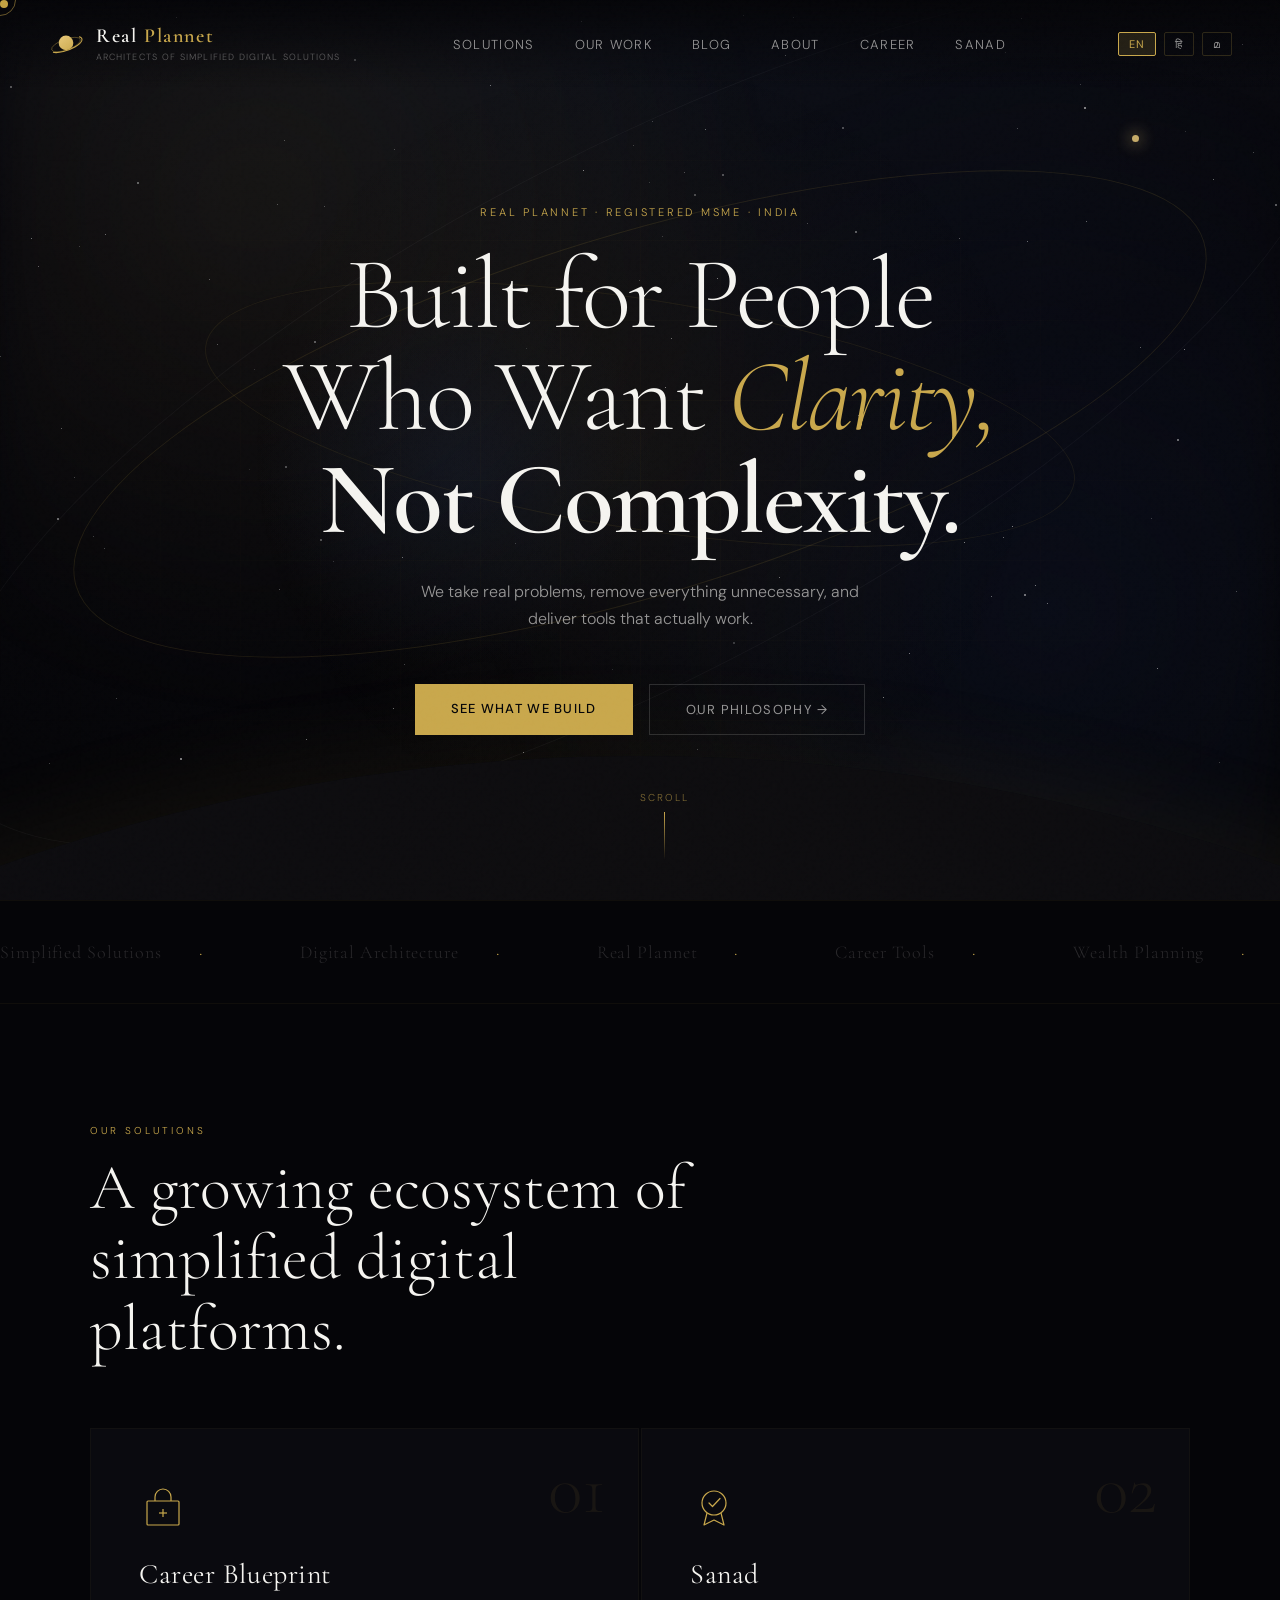
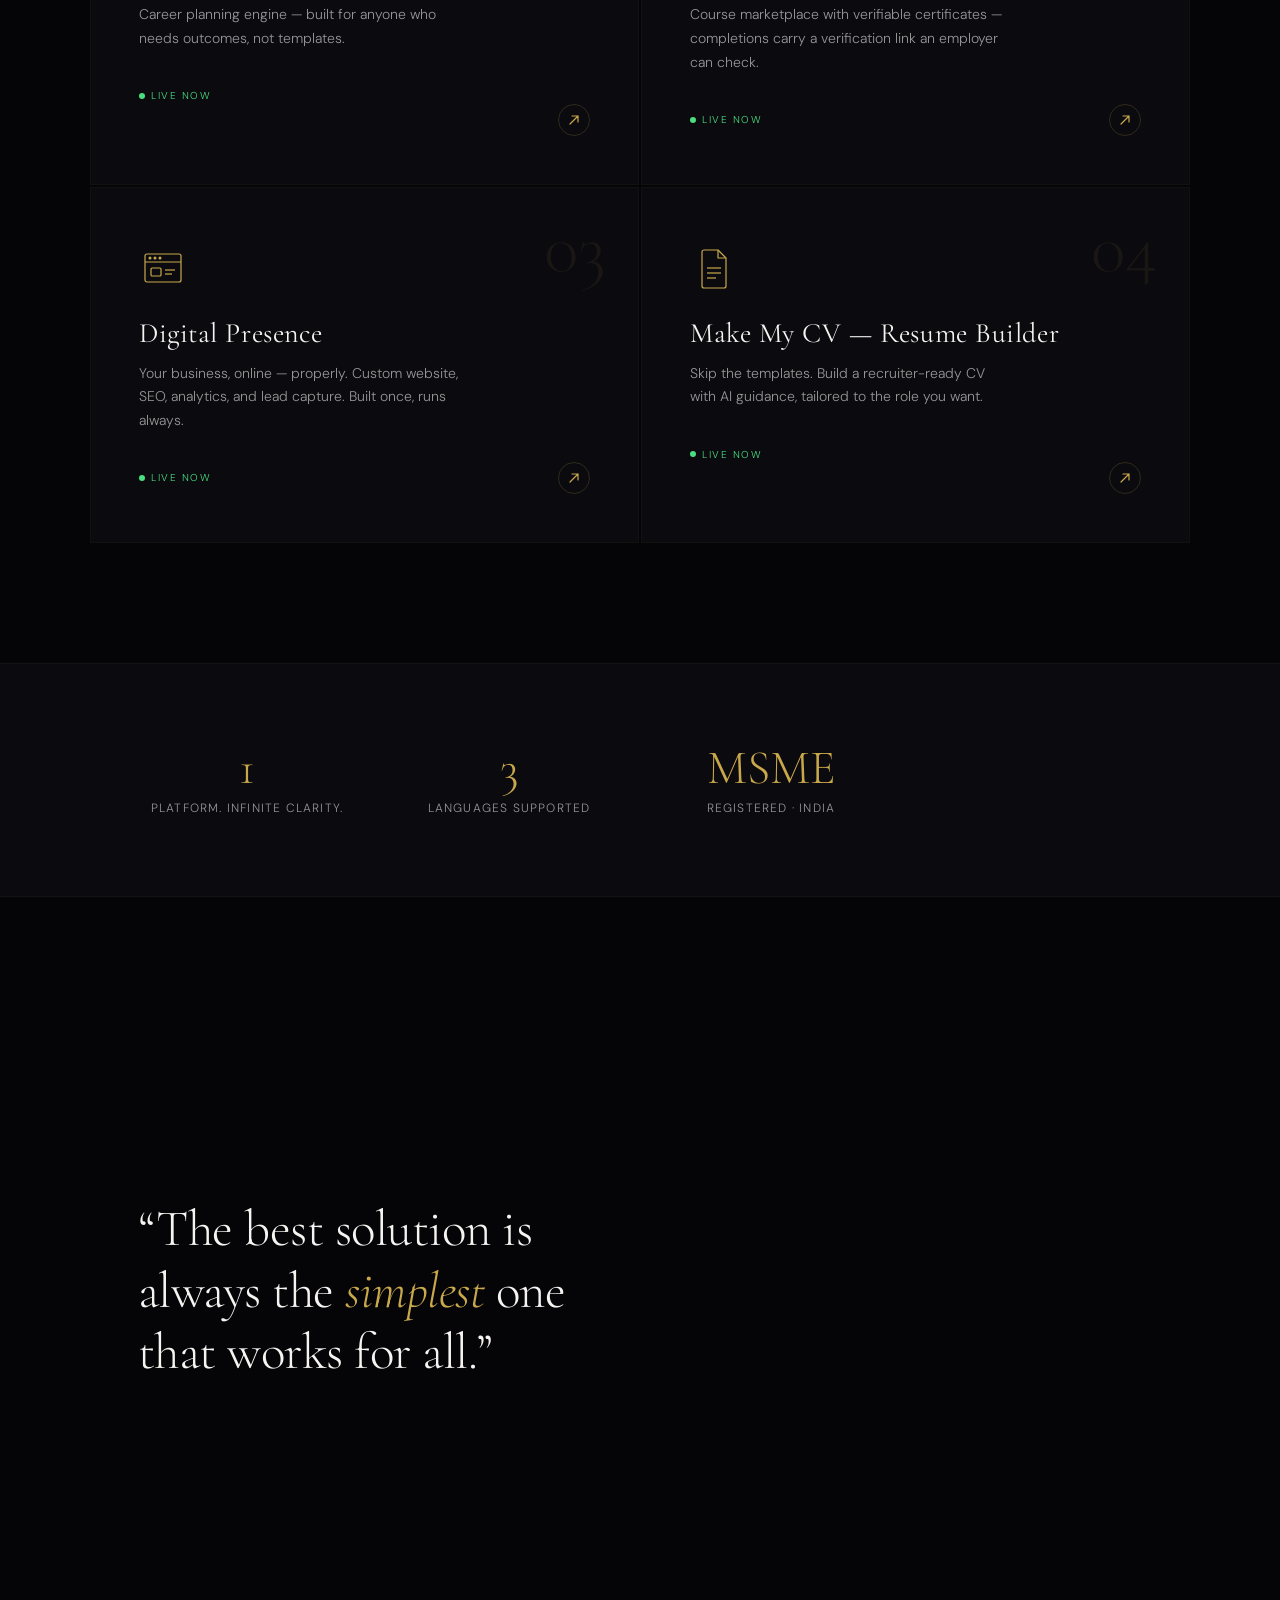
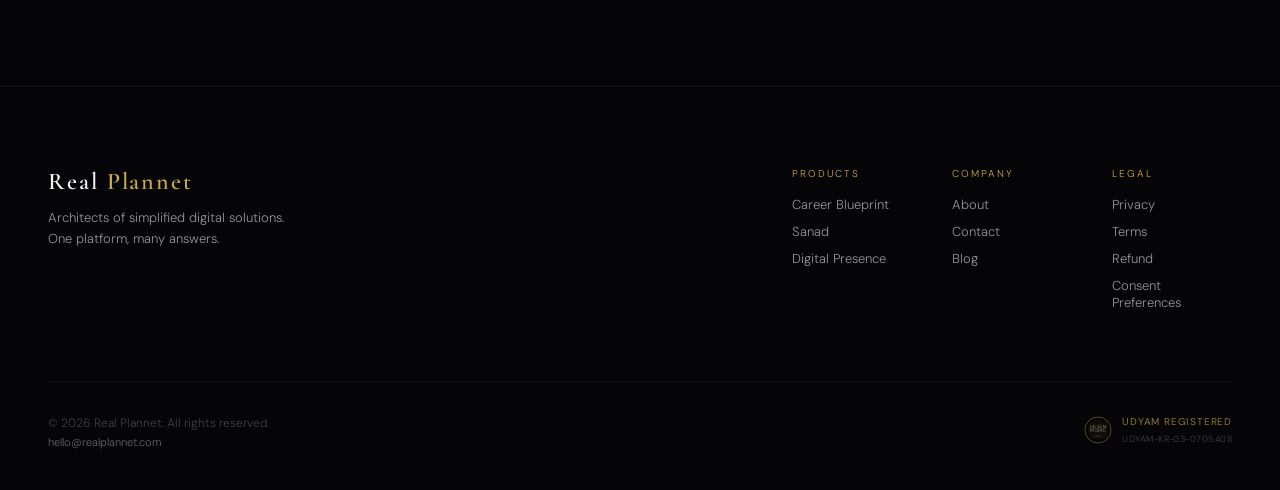
<file: index.html>
<!DOCTYPE html>
<html lang="en">
<head>
<meta charset="UTF-8">
<!-- Termly Consent Banner — MUST be first script -->
<script src="https://app.termly.io/resource-blocker/7c511a4a-8949-4176-b0ae-2893ac09e19d?autoBlock=on"></script>
<!-- Google Tag Manager -->
<script>(function(w,d,s,l,i){w[l]=w[l]||[];w[l].push({'gtm.start':
new Date().getTime(),event:'gtm.js'});var f=d.getElementsByTagName(s)[0],
j=d.createElement(s),dl=l!='dataLayer'?'&l='+l:'';j.async=true;j.src=
'https://www.googletagmanager.com/gtm.js?id='+i+dl;f.parentNode.insertBefore(j,f);
})(window,document,'script','dataLayer','GTM-W5S9GM2N');</script>
<!-- End Google Tag Manager -->
<!-- GA4 now managed via GTM-W5S9GM2N -->
<meta name="viewport" content="width=device-width, initial-scale=1.0">
<title>Real Plannet — Architects of Simplified Digital Solutions</title>
<meta name="description" content="Real Plannet builds simplified digital solutions for career, wealth, property, and beyond. One platform. Real results.">
<link rel="canonical" href="https://realplannet.com/">
<meta property="og:type" content="website">
<meta property="og:site_name" content="Real Plannet">
<meta property="og:url" content="https://realplannet.com/">
<meta property="og:title" content="Real Plannet — Architects of Simplified Digital Solutions">
<meta property="og:description" content="Real Plannet builds simplified digital solutions for career, wealth, property, and beyond. One platform. Real results.">
<meta property="og:image" content="https://realplannet.com/assets/icon-512.png">
<meta name="twitter:card" content="summary">
<meta name="twitter:title" content="Real Plannet — Architects of Simplified Digital Solutions">
<meta name="twitter:description" content="Real Plannet builds simplified digital solutions for career, wealth, property, and beyond. One platform. Real results.">
<meta name="twitter:image" content="https://realplannet.com/assets/icon-512.png">
<link rel="icon" href="assets/favicon.ico" sizes="any">
<link rel="icon" type="image/png" sizes="32x32" href="assets/favicon-32.png">
<link rel="icon" type="image/png" sizes="48x48" href="assets/favicon-48.png">
<link rel="apple-touch-icon" href="assets/apple-touch-icon.png">
<link rel="preconnect" href="https://fonts.googleapis.com">
<link href="https://fonts.googleapis.com/css2?family=Cormorant+Garamond:ital,wght@0,300;0,400;0,600;1,300;1,400&family=DM+Sans:wght@300;400;500&display=swap" rel="stylesheet">

<!-- ============================================================
     ENTITY SCHEMA — added 2026-08-14
     Makes Real Plannet a machine-readable named entity so Google's
     Knowledge Graph and LLMs (ChatGPT, Claude, Gemini, Perplexity)
     can identify and cite it. Validate any edits at:
     https://validator.schema.org/  and  https://search.google.com/test/rich-results

     LinkedIn company page added to "sameAs" 2026-08-14.
     Add directory profile URLs (Clutch, GoodFirms, DesignRush, Sortlist)
     to "sameAs" as each one goes live. That array is what binds every
     profile of yours across the web into a single entity.
     ============================================================ -->
<script type="application/ld+json">
{
  "@context": "https://schema.org",
  "@graph": [
    {
      "@type": "Organization",
      "@id": "https://realplannet.com/#organization",
      "name": "Real Plannet",
      "alternateName": "RealPlannet",
      "url": "https://realplannet.com/",
      "logo": {
        "@type": "ImageObject",
        "url": "https://realplannet.com/assets/icon-512.png",
        "width": 512,
        "height": 512
      },
      "image": "https://realplannet.com/assets/icon-512.png",
      "description": "Real Plannet is a digital solutions studio based in Bengaluru, India, building simplified digital products and websites for career, wealth and business, serving India, the UAE and Qatar.",
      "slogan": "Architects of Simplified Digital Solutions",
      "email": "hello@realplannet.com",
      "foundingDate": "2026",
      "address": {
        "@type": "PostalAddress",
        "addressLocality": "Bengaluru",
        "addressRegion": "Karnataka",
        "addressCountry": "IN"
      },
      "identifier": {
        "@type": "PropertyValue",
        "name": "MSME UDYAM Registration",
        "value": "UDYAM-KR-03-0705408"
      },
      "knowsLanguage": ["en", "hi", "ml"],
      "areaServed": [
        { "@type": "Country", "name": "India" },
        { "@type": "Country", "name": "United Arab Emirates" },
        { "@type": "Country", "name": "Qatar" }
      ],
      "founder": [
        { "@type": "Person", "name": "Raneesh Raveendran", "jobTitle": "Co-Founder" },
        { "@type": "Person", "name": "Priyamol", "jobTitle": "Co-Founder" }
      ],
      "contactPoint": {
        "@type": "ContactPoint",
        "contactType": "sales",
        "email": "hello@realplannet.com",
        "availableLanguage": ["English", "Hindi", "Malayalam"]
      },
      "sameAs": [
        "https://www.linkedin.com/company/realplannet",
        "https://career.realplannet.com",
        "https://check.realplannet.com",
        "https://sanad.realplannet.com/en",
        "https://makemycv.realplannet.com",
        "https://web.realplannet.com"
      ],
      "makesOffer": [
        { "@type": "Offer", "itemOffered": { "@id": "https://realplannet.com/#career-blueprint" } },
        { "@type": "Offer", "itemOffered": { "@id": "https://realplannet.com/#sanad" } },
        { "@type": "Offer", "itemOffered": { "@id": "https://realplannet.com/#make-my-cv" } },
        { "@type": "Offer", "itemOffered": { "@id": "https://realplannet.com/#digital-presence" } }
      ]
    },
    {
      "@type": "WebSite",
      "@id": "https://realplannet.com/#website",
      "url": "https://realplannet.com/",
      "name": "Real Plannet",
      "publisher": { "@id": "https://realplannet.com/#organization" },
      "inLanguage": ["en", "hi", "ml"]
    },
    {
      "@type": "SoftwareApplication",
      "@id": "https://realplannet.com/#career-blueprint",
      "name": "Career Blueprint",
      "url": "https://career.realplannet.com",
      "applicationCategory": "BusinessApplication",
      "operatingSystem": "Web",
      "description": "A 12-minute psychometric diagnostic that maps personality, interests and life goals to career paths, producing an actionable career plan rather than a generic template.",
      "publisher": { "@id": "https://realplannet.com/#organization" },
      "inLanguage": "en"
    },
    {
      "@type": "Service",
      "@id": "https://realplannet.com/#sanad",
      "name": "Sanad",
      "url": "https://sanad.realplannet.com/en",
      "serviceType": "Course marketplace with verifiable certificates",
      "description": "Course marketplace with verifiable certificates — completions carry a verification link an employer can check.",
      "provider": { "@id": "https://realplannet.com/#organization" },
      "inLanguage": "en"
    },
    {
      "@type": "SoftwareApplication",
      "@id": "https://realplannet.com/#make-my-cv",
      "name": "Make My CV",
      "url": "https://makemycv.realplannet.com",
      "applicationCategory": "BusinessApplication",
      "operatingSystem": "Web",
      "description": "AI-guided CV builder producing a recruiter-ready, ATS-compatible Word document. Pay per CV, no subscription.",
      "publisher": { "@id": "https://realplannet.com/#organization" },
      "offers": {
        "@type": "Offer",
        "price": "199",
        "priceCurrency": "INR",
        "availability": "https://schema.org/InStock"
      },
      "inLanguage": "en"
    },
    {
      "@type": "Service",
      "@id": "https://realplannet.com/#digital-presence",
      "name": "Digital Presence",
      "url": "https://web.realplannet.com",
      "serviceType": "Website design, SEO and lead capture for small businesses",
      "description": "A complete digital presence delivered as one scope: website design and build, SEO setup including schema, sitemap and Search Console, analytics integration, WhatsApp enquiry flow, domain and hosting configuration, and full operations documentation.",
      "provider": { "@id": "https://realplannet.com/#organization" },
      "areaServed": [
        { "@type": "Country", "name": "India" },
        { "@type": "Country", "name": "United Arab Emirates" },
        { "@type": "Country", "name": "Qatar" }
      ],
      "hasOfferCatalog": {
        "@type": "OfferCatalog",
        "name": "Digital Presence inclusions",
        "itemListElement": [
          { "@type": "Offer", "itemOffered": { "@type": "Service", "name": "Website Design & Build" } },
          { "@type": "Offer", "itemOffered": { "@type": "Service", "name": "SEO Setup (Schema, Sitemap, Search Console)" } },
          { "@type": "Offer", "itemOffered": { "@type": "Service", "name": "Google Analytics Integration" } },
          { "@type": "Offer", "itemOffered": { "@type": "Service", "name": "WhatsApp Enquiry Flow" } },
          { "@type": "Offer", "itemOffered": { "@type": "Service", "name": "Domain & Hosting Configuration" } },
          { "@type": "Offer", "itemOffered": { "@type": "Service", "name": "Full O&M Documentation" } }
        ]
      }
    }
  ]
}
</script>
<style>
  :root {
    --black: #050508;
    --deep: #0a0a0f;
    --navy: #080d1a;
    --gold: #c9a84c;
    --gold-light: #e8c97a;
    --gold-dim: rgba(201,168,76,0.15);
    --white: #f5f4f0;
    --white-dim: rgba(245,244,240,0.6);
    --white-faint: rgba(245,244,240,0.08);
    --font-display: 'Cormorant Garamond', serif;
    --font-body: 'DM Sans', sans-serif;
  }

  *, *::before, *::after { margin: 0; padding: 0; box-sizing: border-box; }

  html { scroll-behavior: smooth; }

  html { background: var(--black); }

  body {
    background: transparent;
    color: var(--white);
    font-family: var(--font-body);
    font-weight: 300;
    overflow-x: hidden;
    cursor: none;
  }

  /* Custom cursor */
  .cursor {
    width: 8px; height: 8px;
    background: var(--gold);
    border-radius: 50%;
    position: fixed;
    pointer-events: none;
    z-index: 9999;
    transition: transform 0.15s ease;
    mix-blend-mode: difference;
  }
  .cursor-ring {
    width: 32px; height: 32px;
    border: 1px solid rgba(201,168,76,0.5);
    border-radius: 50%;
    position: fixed;
    pointer-events: none;
    z-index: 9998;
    transition: all 0.25s ease;
  }

  /* Noise overlay */
  body::before {
    content: '';
    position: fixed;
    inset: 0;
    background-image: url("data:image/svg+xml,%3Csvg viewBox='0 0 256 256' xmlns='http://www.w3.org/2000/svg'%3E%3Cfilter id='noise'%3E%3CfeTurbulence type='fractalNoise' baseFrequency='0.9' numOctaves='4' stitchTiles='stitch'/%3E%3C/filter%3E%3Crect width='100%25' height='100%25' filter='url(%23noise)' opacity='0.04'/%3E%3C/svg%3E");
    pointer-events: none;
    z-index: 9997;
    opacity: 0.4;
  }

  /* NAV */
  nav {
    position: fixed;
    top: 0; left: 0; right: 0;
    z-index: 100;
    display: flex;
    align-items: center;
    justify-content: space-between;
    padding: 24px 48px;
    background: linear-gradient(to bottom, rgba(5,5,8,0.95), transparent);
    backdrop-filter: blur(0px);
    transition: all 0.4s ease;
  }
  nav.scrolled {
    padding: 16px 48px;
    background: rgba(5,5,8,0.92);
    backdrop-filter: blur(20px);
    border-bottom: 1px solid rgba(201,168,76,0.08);
  }

  .logo {
    display: flex;
    align-items: center;
    gap: 12px;
    text-decoration: none;
  }
  .logo-mark {
    width: 36px; height: 36px;
    position: relative;
  }
  .logo-mark svg { width: 100%; height: 100%; }
  .logo-text {
    font-family: var(--font-display);
    font-size: 20px;
    font-weight: 600;
    letter-spacing: 0.08em;
    color: var(--white);
    white-space: nowrap;
  }
  .logo-text span { color: var(--gold); }

  .nav-links {
    display: flex;
    align-items: center;
    gap: 40px;
    list-style: none;
  }
  .nav-links a {
    color: var(--white-dim);
    text-decoration: none;
    font-size: 13px;
    letter-spacing: 0.1em;
    text-transform: uppercase;
    transition: color 0.3s;
  }
  .nav-links a:hover { color: var(--gold); }

  .nav-lang {
    display: flex;
    gap: 8px;
  }
  .lang-btn {
    background: none;
    border: 1px solid rgba(201,168,76,0.2);
    color: var(--white-dim);
    font-family: var(--font-body);
    font-size: 11px;
    letter-spacing: 0.08em;
    padding: 4px 10px;
    border-radius: 2px;
    cursor: none;
    transition: all 0.3s;
  }
  .lang-btn:hover, .lang-btn.active {
    border-color: var(--gold);
    color: var(--gold);
    background: var(--gold-dim);
  }

  /* HERO */
  .hero {
    min-height: 100vh;
    display: flex;
    flex-direction: column;
    align-items: center;
    justify-content: center;
    position: relative;
    overflow: hidden;
    padding: 120px 48px 80px;
  }

  /* Radial glow background */
  .hero-glow {
    position: absolute;
    width: 800px; height: 800px;
    background: radial-gradient(ellipse, rgba(201,168,76,0.06) 0%, transparent 70%);
    top: 50%; left: 50%;
    transform: translate(-50%, -50%);
    pointer-events: none;
  }
  .hero-glow-2 {
    position: absolute;
    width: 400px; height: 400px;
    background: radial-gradient(ellipse, rgba(30,60,120,0.15) 0%, transparent 70%);
    top: 30%; left: 20%;
    pointer-events: none;
  }

  /* Grid lines */
  .hero-grid {
    position: absolute;
    inset: 0;
    background-image:
      linear-gradient(rgba(201,168,76,0.03) 1px, transparent 1px),
      linear-gradient(90deg, rgba(201,168,76,0.03) 1px, transparent 1px);
    background-size: 80px 80px;
    mask-image: radial-gradient(ellipse 60% 60% at 50% 50%, black 0%, transparent 100%);
  }

  .hero-eyebrow {
    font-size: 11px;
    letter-spacing: 0.25em;
    text-transform: uppercase;
    color: var(--gold);
    margin-bottom: 24px;
    opacity: 0;
  }

  .hero-title {
    font-family: var(--font-display);
    font-size: clamp(56px, 8vw, 112px);
    font-weight: 300;
    line-height: 1.0;
    text-align: center;
    letter-spacing: -0.02em;
    max-width: 900px;
    opacity: 0;
  }
  .hero-title em {
    font-style: italic;
    color: var(--gold);
  }
  .hero-title .line-2 {
    display: block;
    font-weight: 600;
  }

  .hero-tagline {
    margin-top: 28px;
    font-size: 16px;
    color: var(--white-dim);
    text-align: center;
    max-width: 480px;
    line-height: 1.7;
    font-weight: 300;
    opacity: 0;
  }

  .hero-tagline-hi {
    display: none;
    font-size: 14px;
    color: var(--white-dim);
    margin-top: 8px;
    text-align: center;
  }
  .hero-tagline-ml {
    display: none;
    font-size: 14px;
    color: var(--white-dim);
    margin-top: 8px;
    text-align: center;
  }

  .hero-cta {
    margin-top: 52px;
    display: flex;
    gap: 16px;
    opacity: 0;
  }

  .btn-primary {
    background: var(--gold);
    color: var(--black);
    border: none;
    padding: 16px 36px;
    font-family: var(--font-body);
    font-size: 13px;
    font-weight: 500;
    letter-spacing: 0.1em;
    text-transform: uppercase;
    text-decoration: none;
    cursor: none;
    transition: all 0.3s ease;
    position: relative;
    overflow: hidden;
  }
  .btn-primary::after {
    content: '';
    position: absolute;
    inset: 0;
    background: rgba(255,255,255,0.2);
    transform: translateX(-100%);
    transition: transform 0.4s ease;
  }
  .btn-primary:hover::after { transform: translateX(0); }
  .btn-primary:hover { transform: translateY(-2px); box-shadow: 0 12px 40px rgba(201,168,76,0.25); }

  .btn-ghost {
    background: transparent;
    color: var(--white-dim);
    border: 1px solid rgba(245,244,240,0.15);
    padding: 16px 36px;
    font-family: var(--font-body);
    font-size: 13px;
    font-weight: 400;
    letter-spacing: 0.1em;
    text-transform: uppercase;
    text-decoration: none;
    cursor: none;
    transition: all 0.3s ease;
  }
  .btn-ghost:hover {
    border-color: var(--gold);
    color: var(--gold);
    transform: translateY(-2px);
  }

  /* Scroll indicator */
  .scroll-indicator {
    position: absolute;
    bottom: 40px;
    left: 50%;
    transform: translateX(-50%);
    display: flex;
    flex-direction: column;
    align-items: center;
    gap: 8px;
    opacity: 0;
  }
  .scroll-line {
    width: 1px;
    height: 48px;
    background: linear-gradient(to bottom, var(--gold), transparent);
    animation: scrollPulse 2s infinite;
  }
  .scroll-text {
    font-size: 10px;
    letter-spacing: 0.2em;
    text-transform: uppercase;
    color: var(--gold);
    opacity: 0.6;
  }

  /* PRODUCTS SECTION */
  .section {
    padding: 120px 48px;
    position: relative;
  }

  .section-label {
    font-size: 10px;
    letter-spacing: 0.3em;
    text-transform: uppercase;
    color: var(--gold);
    margin-bottom: 16px;
  }

  .section-title {
    font-family: var(--font-display);
    font-size: clamp(36px, 5vw, 64px);
    font-weight: 300;
    line-height: 1.1;
    max-width: 600px;
    margin-bottom: 64px;
  }
  .section-title em { font-style: italic; color: var(--gold); }

  /* Product cards */
  .products-grid {
    display: grid;
    grid-template-columns: 1fr 1fr;
    gap: 2px;
    max-width: 1100px;
    margin: 0 auto;
  }

  .product-card {
    background: var(--deep);
    padding: 56px 48px;
    position: relative;
    overflow: hidden;
    cursor: none;
    transition: all 0.4s ease;
    border: 1px solid rgba(201,168,76,0.04);
    text-decoration: none;
    display: block;
    group: true;
  }
  .product-card::before {
    content: '';
    position: absolute;
    inset: 0;
    background: linear-gradient(135deg, rgba(201,168,76,0.05), transparent);
    opacity: 0;
    transition: opacity 0.4s;
  }
  .product-card:hover { transform: translateY(-4px); border-color: rgba(201,168,76,0.15); }
  .product-card:hover::before { opacity: 1; }

  .card-number {
    font-family: var(--font-display);
    font-size: 72px;
    font-weight: 300;
    color: rgba(201,168,76,0.08);
    position: absolute;
    top: 24px; right: 32px;
    line-height: 1;
    transition: color 0.4s;
  }
  .product-card:hover .card-number { color: rgba(201,168,76,0.15); }

  .card-icon {
    width: 48px; height: 48px;
    margin-bottom: 24px;
  }

  .card-title {
    font-family: var(--font-display);
    font-size: 28px;
    font-weight: 400;
    color: var(--white);
    margin-bottom: 12px;
    letter-spacing: 0.02em;
  }

  .card-desc {
    font-size: 14px;
    color: var(--white-dim);
    line-height: 1.7;
    max-width: 320px;
    margin-bottom: 32px;
  }

  .card-status {
    display: inline-flex;
    align-items: center;
    gap: 6px;
    font-size: 10px;
    letter-spacing: 0.15em;
    text-transform: uppercase;
  }
  .status-live { color: #4ade80; }
  .status-live::before {
    content: '';
    width: 6px; height: 6px;
    background: #4ade80;
    border-radius: 50%;
    animation: pulse-green 2s infinite;
  }
  .status-soon { color: var(--gold); }
  .status-soon::before {
    content: '';
    width: 6px; height: 6px;
    background: var(--gold);
    border-radius: 50%;
  }

  .card-arrow {
    position: absolute;
    bottom: 48px; right: 48px;
    width: 32px; height: 32px;
    border: 1px solid rgba(201,168,76,0.2);
    border-radius: 50%;
    display: flex;
    align-items: center;
    justify-content: center;
    transition: all 0.3s;
  }
  .product-card:hover .card-arrow {
    background: var(--gold);
    border-color: var(--gold);
    transform: rotate(45deg);
  }
  .card-arrow svg { width: 12px; height: 12px; }
  .product-card:hover .card-arrow svg path { stroke: var(--black); }

  /* STATS */
  .stats-section {
    padding: 80px 48px;
    background: var(--deep);
    border-top: 1px solid rgba(201,168,76,0.06);
    border-bottom: 1px solid rgba(201,168,76,0.06);
  }
  .stats-grid {
    display: grid;
    grid-template-columns: repeat(4, 1fr);
    gap: 48px;
    max-width: 1000px;
    margin: 0 auto;
    text-align: center;
  }
  .stat-number {
    font-family: var(--font-display);
    font-size: 48px;
    font-weight: 300;
    color: var(--gold);
    line-height: 1;
    margin-bottom: 8px;
  }
  .stat-label {
    font-size: 12px;
    letter-spacing: 0.1em;
    text-transform: uppercase;
    color: var(--white-dim);
  }

  /* ABOUT / PHILOSOPHY */
  .philosophy {
    padding: 140px 48px;
    max-width: 1100px;
    margin: 0 auto;
    display: grid;
    grid-template-columns: 1fr 1fr;
    gap: 80px;
    align-items: center;
  }
  .philosophy-quote {
    font-family: var(--font-display);
    font-size: clamp(32px, 4vw, 52px);
    font-weight: 300;
    line-height: 1.2;
    letter-spacing: -0.01em;
  }
  .philosophy-quote em { font-style: italic; color: var(--gold); }

  .philosophy-body {
    font-size: 15px;
    color: var(--white-dim);
    line-height: 1.85;
  }
  .philosophy-body p + p { margin-top: 20px; }

  .philosophy-divider {
    width: 40px;
    height: 1px;
    background: var(--gold);
    margin: 28px 0;
  }

  /* MARQUEE */
  .marquee-section {
    padding: 40px 0;
    overflow: hidden;
    border-top: 1px solid rgba(201,168,76,0.06);
    border-bottom: 1px solid rgba(201,168,76,0.06);
  }
  .marquee-track {
    display: flex;
    gap: 64px;
    animation: marquee 20s linear infinite;
    white-space: nowrap;
  }
  .marquee-item {
    font-family: var(--font-display);
    font-size: 18px;
    font-weight: 300;
    color: rgba(245,244,240,0.15);
    letter-spacing: 0.05em;
    flex-shrink: 0;
  }
  .marquee-item span { color: var(--gold); margin: 0 32px; }

  /* FOOTER */
  footer {
    padding: 80px 48px 40px;
    border-top: 1px solid rgba(201,168,76,0.08);
  }
  .footer-top {
    display: flex;
    justify-content: space-between;
    align-items: flex-start;
    margin-bottom: 60px;
  }
  .footer-brand .logo-text {
    font-size: 24px;
    margin-bottom: 12px;
    display: block;
  }
  .footer-tagline {
    font-size: 13px;
    color: var(--white-dim);
    max-width: 260px;
    line-height: 1.6;
  }
  .footer-links {
    display: grid;
    grid-template-columns: repeat(3, 120px);
    gap: 40px;
  }
  .footer-col-title {
    font-size: 10px;
    letter-spacing: 0.2em;
    text-transform: uppercase;
    color: var(--gold);
    margin-bottom: 16px;
  }
  .footer-col a {
    display: block;
    font-size: 13px;
    color: var(--white-dim);
    text-decoration: none;
    margin-bottom: 10px;
    transition: color 0.3s;
  }
  .footer-col a:hover { color: var(--white); }

  .footer-bottom {
    display: flex;
    justify-content: space-between;
    align-items: center;
    padding-top: 32px;
    border-top: 1px solid rgba(245,244,240,0.05);
    font-size: 12px;
    color: rgba(245,244,240,0.25);
  }
  .footer-msme {
    font-size: 11px;
    color: rgba(245,244,240,0.2);
    text-align: right;
    line-height: 1.6;
  }

  /* ANIMATIONS */
  @keyframes fadeUp {
    from { opacity: 0; transform: translateY(30px); }
    to { opacity: 1; transform: translateY(0); }
  }
  @keyframes fadeIn {
    from { opacity: 0; }
    to { opacity: 1; }
  }
  @keyframes scrollPulse {
    0%, 100% { opacity: 0.4; transform: scaleY(1); }
    50% { opacity: 1; transform: scaleY(1.2); }
  }
  @keyframes pulse-green {
    0%, 100% { opacity: 1; box-shadow: 0 0 0 0 rgba(74,222,128,0.4); }
    50% { box-shadow: 0 0 0 4px rgba(74,222,128,0); }
  }
  @keyframes marquee {
    from { transform: translateX(0); }
    to { transform: translateX(-50%); }
  }

  /* Scroll reveal */
  .reveal {
    opacity: 0;
    transform: translateY(40px);
    transition: all 0.8s ease;
  }
  .reveal.visible {
    opacity: 1;
    transform: translateY(0);
  }

  /* Responsive */
  @media (max-width: 768px) {
    nav { padding: 20px 24px; }
    .nav-links { display: none; }
    .hero { padding: 100px 24px 80px; }
    .section { padding: 80px 24px; }
    .products-grid { grid-template-columns: 1fr; }
    .stats-grid { grid-template-columns: repeat(2, 1fr); gap: 32px; }
    .philosophy { grid-template-columns: 1fr; padding: 80px 24px; gap: 40px; }
    .footer-top { flex-direction: column; gap: 40px; }
    .footer-links { grid-template-columns: repeat(2, 1fr); }
  }
  /* ── SPACE FIELD (decorative only — sits behind all content) ── */
  .rp-space{position:fixed;inset:0;z-index:-1;pointer-events:none;overflow:hidden;background:radial-gradient(ellipse 130% 90% at 50% 0%,#0d1019 0%,#07070c 48%,#050508 100%)}
  .rp-stars{position:absolute;inset:-8% 0;will-change:transform}
  .rp-stars i{position:absolute;background:#fff;border-radius:50%;animation:rpTw 7s ease-in-out infinite}
  @keyframes rpTw{0%,100%{opacity:var(--o)}50%{opacity:calc(var(--o)*.22)}}
  .rp-neb{position:absolute;inset:0;background:radial-gradient(circle at 20% 22%,rgba(201,168,76,.07),transparent 42%),radial-gradient(circle at 82% 68%,rgba(40,70,140,.10),transparent 46%);filter:blur(24px)}
  .rp-moon{position:absolute;right:11vw;top:15vh;width:7px;height:7px;border-radius:50%;background:var(--gold-light);box-shadow:0 0 16px 3px rgba(232,201,122,.45);opacity:.85;animation:rpDrift 30s ease-in-out infinite}
  @keyframes rpDrift{0%,100%{transform:translate(0,0)}50%{transform:translate(-20px,14px)}}
  .rp-rings{position:absolute;left:50%;top:46%;translate:-50% -50%;pointer-events:none;animation:rpFade 2.4s cubic-bezier(.16,1,.3,1) .3s both}
  .rp-spin{animation:rpSpin 90s linear infinite}
  @keyframes rpSpin{to{rotate:360deg}}
  @keyframes rpFade{from{opacity:0;scale:.9}to{opacity:1;scale:1}}
  .rp-ring{position:absolute;left:50%;top:50%;border:1px solid rgba(201,168,76,.12);border-radius:50%;translate:-50% -50%}
  .rp-r1{width:min(1180px,138vw);height:min(360px,42vw);rotate:-17deg}
  .rp-r2{width:min(880px,104vw);height:min(230px,28vw);rotate:9deg;border-color:rgba(201,168,76,.085)}
  .rp-r3{width:min(1560px,178vw);height:min(520px,60vw);rotate:-28deg;border-color:rgba(245,244,240,.04)}
  .rp-limb{position:absolute;left:50%;bottom:calc(16vh - 300vw);width:300vw;height:300vw;translate:-50% 0;border-radius:50%;background:radial-gradient(circle at 50% 6%,#0e0d0f 0%,#0a0a0f 34%,#060609 62%);box-shadow:0 0 90px 26px rgba(201,168,76,.06);animation:rpRise 2.6s cubic-bezier(.16,1,.3,1) .2s both;pointer-events:none}
  @keyframes rpRise{from{opacity:0;translate:-50% 30px}to{opacity:1;translate:-50% 0}}
  @media (prefers-reduced-motion: reduce){.rp-stars i,.rp-moon,.rp-spin{animation:none}}
  @media (max-width:760px){
    .rp-neb{filter:blur(14px);background:radial-gradient(circle at 24% 20%,rgba(201,168,76,.06),transparent 44%),radial-gradient(circle at 84% 70%,rgba(40,70,140,.09),transparent 48%)}
    .rp-moon{right:9vw;top:12vh}
    .rp-rings{top:44%}
    .rp-r1{width:150vw;height:56vw}
    .rp-r2{width:112vw;height:38vw}
    .rp-r3{width:190vw;height:76vw}
    .rp-limb{bottom:calc(11vh - 300vw)}
  }
</style>
</head>
<body>
<div class="rp-space" aria-hidden="true"><div class="rp-neb"></div><div class="rp-stars" id="rpStars"></div><div class="rp-moon"></div></div>
<!-- Google Tag Manager (noscript) -->
<noscript><iframe src="https://www.googletagmanager.com/ns.html?id=GTM-W5S9GM2N"
height="0" width="0" style="display:none;visibility:hidden"></iframe></noscript>
<!-- End Google Tag Manager (noscript) -->

<!-- Custom cursor -->
<div class="cursor" id="cursor"></div>
<div class="cursor-ring" id="cursorRing"></div>

<!-- NAV -->
<nav id="navbar">
  <a href="/" class="logo">
    <div class="logo-mark">
      <svg viewBox="0 0 64 64" fill="none" xmlns="http://www.w3.org/2000/svg">
        <defs><linearGradient id="navGold" x1="20" y1="16" x2="44" y2="48" gradientUnits="userSpaceOnUse"><stop stop-color="#e8c97a"/><stop offset="1" stop-color="#c9a84c"/></linearGradient></defs>
        <ellipse cx="32" cy="33" rx="27" ry="9.5" transform="rotate(-20 32 33)" stroke="#c9a84c" stroke-width="1.4" opacity="0.45"/>
        <circle cx="32" cy="30" r="13" fill="url(#navGold)"/>
        <path d="M5.5 38 A27 9.5 0 0 0 58.5 28" transform="rotate(-20 32 33)" stroke="#c9a84c" stroke-width="1.8" fill="none"/>
      </svg>
    </div>
    <span style="display:flex; flex-direction:column; gap:3px;">
      <span class="logo-text">Real <span>Plannet</span></span>
      <span style="font-size:9px; letter-spacing:0.12em; color:rgba(245,244,240,0.35); text-transform:uppercase; font-family:'DM Sans', sans-serif;">Architects of Simplified Digital Solutions</span>
    </span>
  </a>

  <ul class="nav-links">
    <li><a href="#solutions" data-i18n="nav_solutions">Solutions</a></li>
    <li><a href="/work.html" data-i18n="nav_work">Our Work</a></li>
    <li><a href="/blog/" data-i18n="nav_blog">Blog</a></li>
    <li><a href="#about" data-i18n="nav_about">About</a></li>
    <li><a href="#career" data-i18n="nav_career">Career</a></li>
    <li><a href="#sanad" data-i18n="nav_wealth">Sanad</a></li>
  </ul>

  <div class="nav-lang">
    <button class="lang-btn active" onclick="setLang('en')">EN</button>
    <button class="lang-btn" onclick="setLang('hi')">हि</button>
    <button class="lang-btn" onclick="setLang('ml')">മ</button>
  </div>
</nav>

<!-- HERO -->
<section class="hero">
  <div class="hero-glow"></div>
  <div class="hero-glow-2"></div>
  <div class="hero-grid"></div>
  <div class="rp-rings" aria-hidden="true"><div class="rp-spin"><div class="rp-ring rp-r1"></div></div><div class="rp-spin" style="animation-duration:140s;animation-direction:reverse"><div class="rp-ring rp-r2"></div></div><div class="rp-spin" style="animation-duration:210s"><div class="rp-ring rp-r3"></div></div></div>
  <div class="rp-limb" aria-hidden="true"></div>

  <p class="hero-eyebrow reveal" data-i18n="hero_eyebrow">Real Plannet · Registered MSME · India</p>

  <h1 class="hero-title reveal" id="heroTitle" data-i18n-html="hero_title">
    Built for People<br>
    Who Want <em>Clarity,</em> <span class="line-2">Not Complexity.</span>
  </h1>

  <p class="hero-tagline reveal" id="heroTagline" data-i18n="hero_tagline">
    We take real problems, remove everything unnecessary, and deliver tools that actually work.
  </p>

  <div class="hero-cta reveal">
    <a href="#solutions" class="btn-primary" data-i18n="hero_cta_primary">See What We Build</a>
    <a href="#about" class="btn-ghost" data-i18n="hero_cta_ghost">Our Philosophy →</a>
  </div>

  <div class="scroll-indicator reveal">
    <span class="scroll-text" data-i18n="scroll_text">Scroll</span>
    <div class="scroll-line"></div>
  </div>
</section>

<!-- MARQUEE -->
<div class="marquee-section">
  <div class="marquee-track">
    <span class="marquee-item">Simplified Solutions <span>·</span></span>
    <span class="marquee-item">Digital Architecture <span>·</span></span>
    <span class="marquee-item">Real Plannet <span>·</span></span>
    <span class="marquee-item">Career Tools <span>·</span></span>
    <span class="marquee-item">Wealth Planning <span>·</span></span>
    <span class="marquee-item">Property Intelligence <span>·</span></span>
    <span class="marquee-item">KISS Philosophy <span>·</span></span>
    <span class="marquee-item">Real Results <span>·</span></span>
    <span class="marquee-item">Simplified Solutions <span>·</span></span>
    <span class="marquee-item">Digital Architecture <span>·</span></span>
    <span class="marquee-item">Real Plannet <span>·</span></span>
    <span class="marquee-item">Career Tools <span>·</span></span>
    <span class="marquee-item">Wealth Planning <span>·</span></span>
    <span class="marquee-item">Property Intelligence <span>·</span></span>
    <span class="marquee-item">KISS Philosophy <span>·</span></span>
    <span class="marquee-item">Real Results <span>·</span></span>
  </div>
</div>

<!-- PRODUCTS -->
<section class="section" id="solutions">
  <div style="max-width:1100px;margin:0 auto;">
    <p class="section-label reveal" data-i18n="section_label">Our Solutions</p>
    <h2 class="section-title reveal" data-i18n-html="section_title">A growing ecosystem of simplified digital platforms.</h2>

    <div class="products-grid">

      <!-- Career -->
      <a href="https://career.realplannet.com" class="product-card reveal" id="career">
        <span class="card-number">01</span>
        <div class="card-icon">
          <svg viewBox="0 0 48 48" fill="none" xmlns="http://www.w3.org/2000/svg">
            <rect x="8" y="16" width="32" height="24" rx="1" stroke="#c9a84c" stroke-width="1.2"/>
            <path d="M16 16V12a8 8 0 0116 0v4" stroke="#c9a84c" stroke-width="1.2"/>
            <line x1="24" y1="24" x2="24" y2="32" stroke="#c9a84c" stroke-width="1.2"/>
            <line x1="20" y1="28" x2="28" y2="28" stroke="#c9a84c" stroke-width="1.2"/>
          </svg>
        </div>
        <h3 class="card-title" data-i18n="card1_title">Career Blueprint</h3>
        <p class="card-desc" data-i18n="card1_desc">Career planning engine — built for anyone who needs outcomes, not templates.</p>
        <span class="card-status status-live" data-i18n="status_live">Live Now</span>
        <div class="card-arrow">
          <svg viewBox="0 0 12 12" fill="none"><path d="M2 10L10 2M10 2H4M10 2V8" stroke="#c9a84c" stroke-width="1.2" stroke-linecap="round"/></svg>
        </div>
      </a>

      <!-- Sanad -->
      <a href="https://sanad.realplannet.com/en" class="product-card reveal" id="sanad">
        <span class="card-number">02</span>
        <div class="card-icon">
          <svg viewBox="0 0 48 48" fill="none" xmlns="http://www.w3.org/2000/svg">
            <circle cx="24" cy="18" r="12" stroke="#c9a84c" stroke-width="1.2"/>
            <path d="M19 18l3.5 3.5L30 13.5" stroke="#c9a84c" stroke-width="1.2" stroke-linecap="round" stroke-linejoin="round"/>
            <path d="M17 28l-3 12 10-5 10 5-3-12" stroke="#c9a84c" stroke-width="1.2" stroke-linejoin="round"/>
          </svg>
        </div>
        <h3 class="card-title" data-i18n="card2_title">Sanad</h3>
        <p class="card-desc" data-i18n="card2_desc">Course marketplace with verifiable certificates — completions carry a verification link an employer can check.</p>
        <span class="card-status status-live" data-i18n="status_live">Live Now</span>
        <div class="card-arrow">
          <svg viewBox="0 0 12 12" fill="none"><path d="M2 10L10 2M10 2H4M10 2V8" stroke="#c9a84c" stroke-width="1.2" stroke-linecap="round"/></svg>
        </div>
      </a>

      <!-- Digital Presence -->
      <div class="product-card reveal" id="digitalPresenceCard" style="cursor:pointer;" onclick="window.open('https://web.realplannet.com','_blank')">
        <span class="card-number">03</span>
        <div class="card-icon">
          <svg viewBox="0 0 48 48" fill="none" xmlns="http://www.w3.org/2000/svg">
            <rect x="6" y="10" width="36" height="28" rx="2" stroke="#c9a84c" stroke-width="1.2"/>
            <line x1="6" y1="18" x2="42" y2="18" stroke="#c9a84c" stroke-width="1.2"/>
            <circle cx="11" cy="14" r="1.5" fill="#c9a84c"/>
            <circle cx="16" cy="14" r="1.5" fill="#c9a84c"/>
            <circle cx="21" cy="14" r="1.5" fill="#c9a84c"/>
            <rect x="12" y="24" width="10" height="8" rx="1" stroke="#c9a84c" stroke-width="1.2"/>
            <line x1="26" y1="26" x2="36" y2="26" stroke="#c9a84c" stroke-width="1.2"/>
            <line x1="26" y1="30" x2="33" y2="30" stroke="#c9a84c" stroke-width="1.2"/>
          </svg>
        </div>
        <h3 class="card-title" data-i18n="card3_title">Digital Presence</h3>
        <p class="card-desc" data-i18n="card3_desc">Your business, online — properly. Custom website, SEO, analytics, and lead capture. Built once, runs always.</p>
        <span class="card-status status-live" data-i18n="status_live">Live Now</span>
        <div class="card-arrow">
          <svg viewBox="0 0 12 12" fill="none"><path d="M2 10L10 2M10 2H4M10 2V8" stroke="#c9a84c" stroke-width="1.2" stroke-linecap="round"/></svg>
        </div>
      </div>

      <!-- Make My CV -->
      <a href="https://makemycv.realplannet.com/" class="product-card reveal" id="makemycv">
        <span class="card-number">04</span>
        <div class="card-icon">
          <svg viewBox="0 0 48 48" fill="none" xmlns="http://www.w3.org/2000/svg">
            <path d="M14 6h14l8 8v28a2 2 0 01-2 2H14a2 2 0 01-2-2V8a2 2 0 012-2z" stroke="#c9a84c" stroke-width="1.2" stroke-linejoin="round"/>
            <path d="M28 6v8h8" stroke="#c9a84c" stroke-width="1.2" stroke-linejoin="round"/>
            <line x1="17" y1="24" x2="31" y2="24" stroke="#c9a84c" stroke-width="1.2"/>
            <line x1="17" y1="29" x2="31" y2="29" stroke="#c9a84c" stroke-width="1.2"/>
            <line x1="17" y1="34" x2="26" y2="34" stroke="#c9a84c" stroke-width="1.2"/>
          </svg>
        </div>
        <h3 class="card-title" data-i18n="card4_title">Make My CV — Resume Builder</h3>
        <p class="card-desc" data-i18n="card4_desc">Skip the templates. Build a recruiter-ready CV with AI guidance, tailored to the role you want.</p>
        <span class="card-status status-live" data-i18n="status_live">Live Now</span>
        <div class="card-arrow">
          <svg viewBox="0 0 12 12" fill="none"><path d="M2 10L10 2M10 2H4M10 2V8" stroke="#c9a84c" stroke-width="1.2" stroke-linecap="round"/></svg>
        </div>
      </a>

    </div>
  </div>
</section>

<!-- STATS -->
<div class="stats-section">
  <div class="stats-grid">
    <div class="reveal">
      <div class="stat-number">1</div>
      <div class="stat-label" data-i18n="stat1_label">Platform. Infinite Clarity.</div>
    </div>
    <div class="reveal">
      <div class="stat-number">3</div>
      <div class="stat-label" data-i18n="stat2_label">Languages Supported</div>
    </div>
    <div class="reveal">
      <div class="stat-number">MSME</div>
      <div class="stat-label" data-i18n="stat3_label">Registered · India</div>
    </div>
    <div class="reveal">
      <div class="stat-number">KISS</div>
      <div class="stat-label" data-i18n="stat4_label">Keep It Simple</div>
    </div>
  </div>
</div>

<!-- PHILOSOPHY -->
<div class="philosophy" id="about">
  <div class="reveal">
    <h2 class="philosophy-quote" data-i18n-html="philosophy_quote">
      “The best solution is always the <em>simplest</em> one that works for all.”
    </h2>
  </div>
  <div class="reveal">
    <p class="philosophy-body">
      <p style="font-size:13px; letter-spacing:0.15em; text-transform:uppercase; color:var(--gold); margin-bottom:16px;" data-i18n="philosophy_label">Our Philosophy</p>
      <p style="font-size:15px; color:var(--white-dim); line-height:1.85;" data-i18n="philosophy_body1">Real Plannet was founded by Raneesh and Priyamol with a singular conviction: that complexity is a problem worth solving.</p>
      <div class="philosophy-divider"></div>
      <p style="font-size:15px; color:var(--white-dim); line-height:1.85;" data-i18n-html="philosophy_body2">We are architects of simplified digital solutions — designing, building, and delivering tools that remove friction from the way people work, plan, and grow.<br><br>Every product we create starts not with technology, but with a real problem faced by a real person. We strip it down. We rebuild it simply. Then we deliver it at scale.<br><br><em style="color:var(--white)">Real Plannet is not a software company. It is a design philosophy made digital.</em></p>
      <div style="margin-top:32px;">
        <a href="#solutions" class="btn-primary" style="display:inline-block;" data-i18n="philosophy_cta">Our Platform →</a>
      </div>
    </p>
  </div>
</div>

<!-- FOOTER -->
<footer>
  <div class="footer-top">
    <div class="footer-brand">
      <span class="logo-text">Real <span style="color:var(--gold)">Plannet</span></span>
      <p class="footer-tagline" data-i18n="footer_tagline">Architects of simplified digital solutions. One platform, many answers.</p>
    </div>
    <div class="footer-links">
      <div class="footer-col">
        <p class="footer-col-title" data-i18n="footer_products">Products</p>
        <a href="https://career.realplannet.com" data-i18n="card1_title">Career Blueprint</a>
        <a href="https://sanad.realplannet.com/en" data-i18n="card2_title">Sanad</a>
        <a href="https://web.realplannet.com" target="_blank" data-i18n="card3_title">Digital Presence</a>
      </div>
      <div class="footer-col">
        <p class="footer-col-title" data-i18n="footer_company">Company</p>
        <a href="#about">About</a>
        <a href="#" onclick="openGeneralContactModal(event)">Contact</a>
        <a href="/blog/">Blog</a>
      </div>
      <div class="footer-col">
        <p class="footer-col-title">Legal</p>
        <a href="/privacy.html">Privacy</a>
        <a href="/terms.html">Terms</a>
        <a href="/refund.html">Refund</a>
        <a href="#" class="termly-display-preferences">Consent Preferences</a>
      </div>
    </div>
  </div>
  <div class="footer-bottom">
    <div style="display:flex; flex-direction:column; gap:4px;">
      <span>© 2026 Real Plannet. All rights reserved.</span>
      <span style="font-size:11px; color:rgba(245,244,240,0.3);">
        <a href="mailto:hello@realplannet.com" style="color:rgba(245,244,240,0.4); text-decoration:none; transition:color 0.2s;" onmouseover="this.style.color='#c9a84c'" onmouseout="this.style.color='rgba(245,244,240,0.4)'">hello@realplannet.com</a>
      </span>
    </div>
    <div class="footer-msme">
      <!-- MSME Udyam Badge -->
      <div style="display:flex; align-items:center; gap:10px; justify-content:flex-end; margin-bottom:4px;">
        <svg width="28" height="28" viewBox="0 0 28 28" fill="none" xmlns="http://www.w3.org/2000/svg" aria-label="MSME Udyam Registered">
          <circle cx="14" cy="14" r="13" stroke="rgba(201,168,76,0.4)" stroke-width="1"/>
          <circle cx="14" cy="14" r="10" fill="rgba(201,168,76,0.06)"/>
          <text x="14" y="11.5" text-anchor="middle" font-family="DM Sans,sans-serif" font-size="4" font-weight="500" fill="rgba(201,168,76,0.7)" letter-spacing="0.5">UDYAM</text>
          <text x="14" y="16" text-anchor="middle" font-family="DM Sans,sans-serif" font-size="5.5" font-weight="300" fill="rgba(245,244,240,0.5)">MSME</text>
          <text x="14" y="20.5" text-anchor="middle" font-family="DM Sans,sans-serif" font-size="3" font-weight="300" fill="rgba(245,244,240,0.3)" letter-spacing="0.3">INDIA</text>
        </svg>
        <div>
          <div style="font-size:10px; color:rgba(201,168,76,0.6); letter-spacing:0.08em; font-weight:500;">UDYAM REGISTERED</div>
          <div style="font-size:9px; color:rgba(245,244,240,0.25); letter-spacing:0.05em; margin-top:2px;">UDYAM-KR-03-0705408</div>
        </div>
      </div>
    </div>
  </div>
</footer>

<script>
  // Custom cursor
  const cursor = document.getElementById('cursor');
  const ring = document.getElementById('cursorRing');
  let mouseX = 0, mouseY = 0, ringX = 0, ringY = 0;

  document.addEventListener('mousemove', (e) => {
    mouseX = e.clientX; mouseY = e.clientY;
    cursor.style.left = mouseX - 4 + 'px';
    cursor.style.top = mouseY - 4 + 'px';
  });

  function animateRing() {
    ringX += (mouseX - ringX - 16) * 0.12;
    ringY += (mouseY - ringY - 16) * 0.12;
    ring.style.left = ringX + 'px';
    ring.style.top = ringY + 'px';
    requestAnimationFrame(animateRing);
  }
  animateRing();

  document.querySelectorAll('a, button').forEach(el => {
    el.addEventListener('mouseenter', () => {
      cursor.style.transform = 'scale(2)';
      ring.style.transform = 'scale(1.5)';
      ring.style.borderColor = 'rgba(201,168,76,0.8)';
    });
    el.addEventListener('mouseleave', () => {
      cursor.style.transform = 'scale(1)';
      ring.style.transform = 'scale(1)';
      ring.style.borderColor = 'rgba(201,168,76,0.5)';
    });
  });

  // Navbar scroll
  window.addEventListener('scroll', () => {
    document.getElementById('navbar').classList.toggle('scrolled', window.scrollY > 50);
  });

  // Scroll reveal
  const reveals = document.querySelectorAll('.reveal');
  const observer = new IntersectionObserver((entries) => {
    entries.forEach((entry, i) => {
      if (entry.isIntersecting) {
        setTimeout(() => entry.target.classList.add('visible'), i * 80);
      }
    });
  }, { threshold: 0.1 });
  reveals.forEach(el => observer.observe(el));

  // Hide the decorative scroll cue whenever it would collide with the
  // hero CTA buttons (short or zoomed viewports) — checked precisely
  // rather than via a fixed height breakpoint.
  function fitScrollCue() {
    const cue = document.querySelector('.scroll-indicator');
    const cta = document.querySelector('.hero-cta');
    if (!cue || !cta) return;
    cue.style.display = '';
    const c = cue.getBoundingClientRect();
    const b = cta.getBoundingClientRect();
    if (c.top < b.bottom + 20) cue.style.display = 'none';
  }
  window.addEventListener('load', fitScrollCue);
  window.addEventListener('resize', fitScrollCue);
  fitScrollCue();

  // Fallback: if the IntersectionObserver never fires (some embedded
  // preview environments freeze it), force content visible so the page
  // is never blank. Real browsers reveal in-view items first, so this
  // no-ops there and the scroll stagger is preserved.
  setTimeout(() => {
    const anyVisible = [...reveals].some(el => el.classList.contains('visible'));
    if (!anyVisible) reveals.forEach(el => {
      el.style.transition = 'none';
      el.style.opacity = '1';
      el.style.transform = 'none';
      el.classList.add('visible');
    });
  }, 600);

  // Language switcher — full i18n
  const translations = {
    en: {
      nav_solutions: 'Solutions',
      nav_work: 'Our Work',
      nav_blog: 'Blog',
      nav_about: 'About',
      nav_career: 'Career',
      nav_wealth: 'Sanad',
      hero_eyebrow: 'Real Plannet · Registered MSME · India',
      hero_title: 'Built for People<br>Who Want <em>Clarity,</em> <span class=\"line-2\">Not Complexity.</span>',
      hero_tagline: 'We take real problems, remove everything unnecessary, and deliver tools that actually work.',
      hero_cta_primary: 'See What We Build',
      hero_cta_ghost: 'Our Philosophy →',
      scroll_text: 'Scroll',
      section_label: 'Our Solutions',
      section_title: 'A growing ecosystem of simplified digital platforms.',
      card1_title: 'Career Blueprint',
      card1_desc: 'Career planning engine — built for anyone who needs outcomes, not templates.',
      card2_title: 'Sanad',
      card2_desc: 'Course marketplace with verifiable certificates — completions carry a verification link an employer can check.',
      card3_title: 'Digital Presence',
      card3_desc: 'Your business, online — properly. Custom website, SEO, analytics, and lead capture. Built once, runs always.',
      card4_title: 'Make My CV — Resume Builder',
      card4_desc: 'Skip the templates. Build a recruiter-ready CV with AI guidance, tailored to the role you want.',
      status_live: 'Live Now',
      roadmap_label: 'Roadmap 2025–26',
      stat1_label: 'Live Platforms',
      stat2_label: 'Registered · India',
      stat3_label: 'Our Design Principle',
      philosophy_quote: '"The best solution is always the <em>simplest</em> one that works for all."',
      philosophy_label: 'Our Philosophy',
      philosophy_body1: 'Real Plannet was founded by Raneesh and Priyamol with a singular conviction: that complexity is a problem worth solving.',
      philosophy_body2: 'We are architects of simplified digital solutions — designing, building, and delivering tools that remove friction from the way people work, plan, and grow.<br><br>Every product we create starts not with technology, but with a real problem faced by a real person. We strip it down. We rebuild it simply. Then we deliver it at scale.<br><br><em style=\"color:var(--white)\">Real Plannet is not a software company. It is a design philosophy made digital.</em>',
      philosophy_cta: 'Our Platform →',
      footer_tagline: 'Architects of simplified digital solutions. One platform, many answers.',
      footer_products: 'Products',
      footer_company: 'Company',
    },
    hi: {
      nav_solutions: 'समाधान',
      nav_work: 'हमारा काम',
      nav_blog: 'ब्लॉग',
      nav_about: 'हमारे बारे में',
      nav_career: 'करियर',
      nav_wealth: 'सनद',
      hero_eyebrow: 'Real Plannet · पंजीकृत MSME · भारत',
      hero_title: 'हम <em>निर्मित</em> करते हैं<br>सरल <span class=\"line-2\">समाधान।</span>',
      hero_tagline: 'जटिल समस्याएं। सरल समाधान। असली परिणाम।',
      hero_cta_primary: 'समाधान देखें',
      hero_cta_ghost: 'हमारा दर्शन →',
      scroll_text: 'स्क्रॉल',
      section_label: 'हमारे समाधान',
      section_title: 'सरल डिजिटल प्लेटफ़ॉर्म का बढ़ता पारिस्थितिकी तंत्र।',
      card1_title: 'करियर ब्लूप्रिंट',
      card1_desc: 'करियर प्लानिंग इंजन — हर उस व्यक्ति के लिए जिसे परिणाम चाहिए, टेम्पलेट नहीं।',
      card2_title: 'सनद',
      card2_desc: 'सत्यापन योग्य प्रमाणपत्रों वाला कोर्स मार्केटप्लेस — पूर्णता पर एक सत्यापन लिंक मिलता है जिसे नियोक्ता जांच सकता है।',
      card3_title: 'डिजिटल प्रेजेंस',
      card3_desc: 'आपका बिज़नेस, ऑनलाइन — सही तरीके से। वेबसाइट, SEO, एनालिटिक्स और लीड कैप्चर। एक बार बनाओ, हमेशा चले।',
      card4_title: 'मेक माय सीवी — रिज़्यूमे बिल्डर',
      card4_desc: 'टेम्पलेट्स छोड़ें। AI मार्गदर्शन के साथ भर्तीकर्ता के लिए तैयार सीवी बनाएं, आपकी पसंद की भूमिका के अनुसार।',
      status_live: 'अभी लाइव',
      roadmap_label: 'रोडमैप 2025–26',
      stat1_label: 'लाइव प्लेटफ़ॉर्म',
      stat2_label: 'पंजीकृत · भारत',
      stat3_label: 'हमारा डिज़ाइन सिद्धांत',
      philosophy_quote: '"सबसे अच्छा समाधान हमेशा सबसे <em>सरल</em> होता है — सभी के लिए।"',
      philosophy_label: 'हमारा दर्शन',
      philosophy_body1: 'Real Plannet की स्थापना Raneesh और Priyamol ने एक दृढ़ विश्वास के साथ की: जटिलता एक ऐसी समस्या है जिसे सुलझाना ज़रूरी है।',
      philosophy_body2: 'हम सरल डिजिटल समाधानों के निर्माता हैं — ऐसे उपकरण बनाते हैं जो लोगों के काम, योजना और विकास से रुकावटें हटाते हैं।<br><br>हर उत्पाद तकनीक से नहीं, बल्कि एक असली समस्या से शुरू होता है। हम उसे सरल बनाते हैं और फिर बड़े पैमाने पर पहुंचाते हैं।<br><br><em style=\"color:var(--white)\">Real Plannet एक सॉफ़्टवेयर कंपनी नहीं है। यह एक डिज़ाइन दर्शन है — डिजिटल रूप में।</em>',
      philosophy_cta: 'हमारा प्लेटफ़ॉर्म →',
      footer_tagline: 'सरल डिजिटल समाधानों के निर्माता। एक मंच, अनेक उत्तर।',
      footer_products: 'उत्पाद',
      footer_company: 'कंपनी',
    },
    ml: {
      nav_solutions: 'പരിഹാരങ്ങൾ',
      nav_work: 'ഞങ്ങളുടെ പ്രവർത്തനങ്ങൾ',
      nav_blog: 'ബ്ലോഗ്',
      nav_about: 'ഞങ്ങളെക്കുറിച്ച്',
      nav_career: 'കരിയർ',
      nav_wealth: 'സനദ്',
      hero_eyebrow: 'Real Plannet · MSME രജിസ്റ്റർഡ് · ഇന്ത്യ',
      hero_title: 'ഞങ്ങൾ <em>ആർക്കിടെക്ട്</em> ചെയ്യുന്നു<br>ലളിതമായ <span class=\"line-2\">പരിഹാരങ്ങൾ.</span>',
      hero_tagline: 'സങ്കീർണ്ണമായ പ്രശ്നങ്ങൾ. ലളിതമായ പരിഹാരങ്ങൾ. യഥാർഥ ഫലങ്ങൾ.',
      hero_cta_primary: 'പരിഹാരങ്ങൾ കാണുക',
      hero_cta_ghost: 'ഞങ്ങളുടെ തത്വം →',
      scroll_text: 'സ്ക്രോൾ',
      section_label: 'ഞങ്ങളുടെ പരിഹാരങ്ങൾ',
      section_title: 'ലളിതമായ ഡിജിറ്റൽ പ്ലാറ്റ്ഫോമുകളുടെ വളരുന്ന ആവാസവ്യവസ്ഥ.',
      card1_title: 'കരിയർ ബ്ലൂപ്രിന്റ്',
      card1_desc: 'കരിയർ പ്ലാനിംഗ് എഞ്ചിൻ — ഫലങ്ങൾ ആഗ്രഹിക്കുന്ന ആർക്കും വേണ്ടി, ടെംപ്ലേറ്റുകൾ അല്ല.',
      card2_title: 'സനദ്',
      card2_desc: 'പരിശോധിക്കാവുന്ന സർട്ടിഫിക്കറ്റുകളുള്ള കോഴ്സ് മാർക്കറ്റ്പ്ലേസ് — പൂർത്തിയാക്കുമ്പോൾ തൊഴിലുടമയ്ക്ക് പരിശോധിക്കാവുന്ന ഒരു ലിങ്ക് ലഭിക്കും.',
      card3_title: 'ഡിജിറ്റൽ പ്രെസൻസ്',
      card3_desc: 'നിങ്ങളുടെ ബിസിനസ്, ഓൺലൈനിൽ — ശരിയായ രീതിയിൽ. വെബ്സൈറ്റ്, SEO, അനലിറ്റിക്സ്, ലീഡ് ക്യാപ്ചർ. ഒരിക്കൽ നിർമ്മിക്കുക, എന്നും പ്രവർത്തിക്കും.',
      card4_title: 'മേക്ക് മൈ സിവി — റെസ്യൂമെ ബിൽഡർ',
      card4_desc: 'ടെംപ്ലേറ്റുകൾ ഒഴിവാക്കൂ. AI മാർഗനിർദേശത്തോടെ, നിങ്ങൾ ആഗ്രഹിക്കുന്ന ജോലിക്ക് അനുയോജ്യമായ റിക്രൂട്ടർ-റെഡി സിവി നിർമ്മിക്കുക.',
      status_live: 'ലൈവ് ആണ്',
      roadmap_label: 'റോഡ്മാപ്പ് 2025–26',
      stat1_label: 'ലൈവ് പ്ലാറ്റ്ഫോമുകൾ',
      stat2_label: 'രജിസ്റ്റർഡ് · ഇന്ത്യ',
      stat3_label: 'ഞങ്ങളുടെ ഡിസൈൻ തത്വം',
      philosophy_quote: '"ഏറ്റവും നല്ല പരിഹാരം എപ്പോഴും ഏറ്റവും <em>ലളിതമായത്</em> ആണ് — എല്ലാവർക്കും."',
      philosophy_label: 'ഞങ്ങളുടെ തത്വശാസ്ത്രം',
      philosophy_body1: 'Real Plannet ഒരു ദൃഢ വിശ്വാസത്തോടെ Raneesh ഉം Priyamol ഉം ചേർന്ന് സ്ഥാപിച്ചു: സങ്കീർണ്ണത പരിഹരിക്കേണ്ട ഒരു പ്രശ്നമാണ്.',
      philosophy_body2: 'ഞങ്ങൾ ലളിതമായ ഡിജിറ്റൽ പരിഹാരങ്ങളുടെ ആർക്കിടെക്ടുകൾ ആണ് — ആളുകൾ ജോലി ചെയ്യുന്ന, ആസൂത്രണം ചെയ്യുന്ന, വളരുന്ന വഴിയിൽ നിന്ന് തടസ്സങ്ങൾ നീക്കുന്ന ടൂളുകൾ.<br><br>ഓരോ ഉൽപ്പന്നവും സാങ്കേതികവിദ്യയിൽ നിന്നല്ല, ഒരു യഥാർഥ പ്രശ്നത്തിൽ നിന്ന് ആരംഭിക്കുന്നു. ഞങ്ങൾ അത് ലളിതമാക്കുന്നു. പിന്നെ വലിയ തോതിൽ നൽകുന്നു.<br><br><em style=\"color:var(--white)\">Real Plannet ഒരു സോഫ്‌റ്റ്‌വെയർ കമ്പനി അല്ല. ഇത് ഡിജിറ്റൽ ആക്കിയ ഒരു ഡിസൈൻ തത്വശാസ്ത്രമാണ്.</em>',
      philosophy_cta: 'ഞങ്ങളുടെ പ്ലാറ്റ്ഫോം →',
      footer_tagline: 'ലളിതമായ ഡിജിറ്റൽ പരിഹാരങ്ങളുടെ ആർക്കിടെക്ടുകൾ. ഒരു പ്ലാറ്റ്ഫോം, അനേക ഉത്തരങ്ങൾ.',
      footer_products: 'ഉൽപ്പന്നങ്ങൾ',
      footer_company: 'കമ്പനി',
    }
  };

    function setLang(lang) {
    document.querySelectorAll('.lang-btn').forEach(b => b.classList.remove('active'));
    event.target.classList.add('active');
    const t = translations[lang];
    document.querySelectorAll('[data-i18n]').forEach(el => {
      const key = el.getAttribute('data-i18n');
      if (t[key] !== undefined) el.textContent = t[key];
    });
    document.querySelectorAll('[data-i18n-html]').forEach(el => {
      const key = el.getAttribute('data-i18n-html');
      if (t[key] !== undefined) el.innerHTML = t[key];
    });
  }
</script>

<!-- GENERAL CONTACT MODAL -->
<div id="generalContactModal" style="display:none; position:fixed; inset:0; z-index:9000; background:rgba(5,5,8,0.92); backdrop-filter:blur(12px); align-items:center; justify-content:center;">
  <div style="background:var(--deep); border:1px solid rgba(201,168,76,0.15); max-width:480px; width:90%; padding:48px 40px; position:relative; max-height:90vh; overflow-y:auto;">
    <button onclick="closeGeneralContactModal()" style="position:absolute; top:20px; right:24px; background:none; border:none; color:var(--white-dim); font-size:20px; cursor:pointer; line-height:1;">×</button>
    <p style="font-size:11px; letter-spacing:0.2em; text-transform:uppercase; color:var(--gold); margin-bottom:12px;">Get in Touch</p>
    <h3 style="font-family:var(--font-display); font-size:28px; font-weight:300; margin-bottom:32px;">Contact Us</h3>

    <div style="margin-bottom:20px;">
      <p style="font-size:11px; letter-spacing:0.12em; text-transform:uppercase; color:var(--white-dim); margin-bottom:8px;">Name</p>
      <input id="gcName" type="text" placeholder="Your name" required style="width:100%; background:rgba(245,244,240,0.04); border:1px solid rgba(201,168,76,0.15); color:var(--white); font-family:var(--font-body); font-size:13px; padding:10px 14px; outline:none; box-sizing:border-box;">
    </div>
    <div style="margin-bottom:20px;">
      <p style="font-size:11px; letter-spacing:0.12em; text-transform:uppercase; color:var(--white-dim); margin-bottom:8px;">Email</p>
      <input id="gcEmail" type="email" placeholder="you@example.com" required style="width:100%; background:rgba(245,244,240,0.04); border:1px solid rgba(201,168,76,0.15); color:var(--white); font-family:var(--font-body); font-size:13px; padding:10px 14px; outline:none; box-sizing:border-box;">
    </div>
    <div style="margin-bottom:20px;">
      <p style="font-size:11px; letter-spacing:0.12em; text-transform:uppercase; color:var(--white-dim); margin-bottom:8px;">Phone (optional)</p>
      <input id="gcPhone" type="tel" placeholder="+971 50 000 0000" style="width:100%; background:rgba(245,244,240,0.04); border:1px solid rgba(201,168,76,0.15); color:var(--white); font-family:var(--font-body); font-size:13px; padding:10px 14px; outline:none; box-sizing:border-box;">
    </div>
    <div style="margin-bottom:28px;">
      <p style="font-size:11px; letter-spacing:0.12em; text-transform:uppercase; color:var(--white-dim); margin-bottom:8px;">Message</p>
      <textarea id="gcMessage" rows="4" placeholder="How can we help?" required style="width:100%; background:rgba(245,244,240,0.04); border:1px solid rgba(201,168,76,0.15); color:var(--white); font-family:var(--font-body); font-size:13px; padding:10px 14px; outline:none; resize:vertical; box-sizing:border-box;"></textarea>
    </div>

    <p id="gcMsg" style="font-size:12px; color:var(--gold); min-height:18px; margin-bottom:16px;"></p>
    <button onclick="submitGeneralContact()" style="background:var(--gold); color:var(--black); border:none; padding:14px 32px; font-family:var(--font-body); font-size:12px; font-weight:500; letter-spacing:0.1em; text-transform:uppercase; cursor:pointer; transition:opacity 0.3s;">
      Send Message
    </button>
  </div>
</div>

<!-- CONTACT MODAL -->
<div id="contactModal" style="display:none; position:fixed; inset:0; z-index:9000; background:rgba(5,5,8,0.92); backdrop-filter:blur(12px); align-items:center; justify-content:center;">
  <div style="background:var(--deep); border:1px solid rgba(201,168,76,0.15); max-width:520px; width:90%; padding:48px 40px; position:relative; max-height:90vh; overflow-y:auto;">
    <button onclick="closeContactModal()" style="position:absolute; top:20px; right:24px; background:none; border:none; color:var(--white-dim); font-size:20px; cursor:pointer; line-height:1;">×</button>
    <p style="font-size:11px; letter-spacing:0.2em; text-transform:uppercase; color:var(--gold); margin-bottom:12px;">Get Started</p>
    <h3 style="font-family:var(--font-display); font-size:28px; font-weight:300; margin-bottom:8px;">Digital Presence</h3>
    <p style="font-size:13px; color:var(--white-dim); margin-bottom:32px; line-height:1.6;">Select the services you need and we'll be in touch.</p>

    <div style="margin-bottom:28px;">
      <p style="font-size:11px; letter-spacing:0.12em; text-transform:uppercase; color:var(--white-dim); margin-bottom:14px;">Services</p>
      <div id="serviceOptions" style="display:grid; grid-template-columns:1fr 1fr; gap:10px;">
        <label style="display:flex; align-items:center; gap:12px; cursor:pointer; font-size:13px; color:var(--white-dim);">
          <input type="checkbox" value="Website Design & Build" style="accent-color:var(--gold);"> Website Design &amp; Build
        </label>
        <label style="display:flex; align-items:center; gap:12px; cursor:pointer; font-size:13px; color:var(--white-dim);">
          <input type="checkbox" value="SEO Setup (Schema, Sitemap, GSC)" style="accent-color:var(--gold);"> SEO Setup (Schema, Sitemap, GSC)
        </label>
        <label style="display:flex; align-items:center; gap:12px; cursor:pointer; font-size:13px; color:var(--white-dim);">
          <input type="checkbox" value="Google Analytics Integration" style="accent-color:var(--gold);"> Google Analytics Integration
        </label>
        <label style="display:flex; align-items:center; gap:12px; cursor:pointer; font-size:13px; color:var(--white-dim);">
          <input type="checkbox" value="WhatsApp Enquiry Flow" style="accent-color:var(--gold);"> WhatsApp Enquiry Flow
        </label>
        <label style="display:flex; align-items:center; gap:12px; cursor:pointer; font-size:13px; color:var(--white-dim);">
          <input type="checkbox" value="Domain & Hosting Configuration" style="accent-color:var(--gold);"> Domain &amp; Hosting Configuration
        </label>
        <label style="display:flex; align-items:center; gap:12px; cursor:pointer; font-size:13px; color:var(--white-dim);">
          <input type="checkbox" value="Full O&M Documentation" style="accent-color:var(--gold);"> Full O&amp;M Documentation
        </label>
      </div>
    </div>

    <div style="display:grid; grid-template-columns:1fr 1fr; gap:16px; margin-bottom:20px;">
      <div>
        <p style="font-size:11px; letter-spacing:0.12em; text-transform:uppercase; color:var(--white-dim); margin-bottom:8px;">Email</p>
        <input id="contactEmail" type="email" placeholder="you@example.com" style="width:100%; background:rgba(245,244,240,0.04); border:1px solid rgba(201,168,76,0.15); color:var(--white); font-family:var(--font-body); font-size:13px; padding:10px 14px; outline:none;">
      </div>
      <div>
        <p style="font-size:11px; letter-spacing:0.12em; text-transform:uppercase; color:var(--white-dim); margin-bottom:8px;">Phone</p>
        <input id="contactPhone" type="tel" placeholder="+971 50 000 0000" style="width:100%; background:rgba(245,244,240,0.04); border:1px solid rgba(201,168,76,0.15); color:var(--white); font-family:var(--font-body); font-size:13px; padding:10px 14px; outline:none;">
      </div>
    </div>

    <div style="margin-bottom:20px;">
      <p style="font-size:11px; letter-spacing:0.12em; text-transform:uppercase; color:var(--white-dim); margin-bottom:8px;">Message (optional)</p>
      <textarea id="contactMessage" rows="3" placeholder="Tell us about your project..." style="width:100%; background:rgba(245,244,240,0.04); border:1px solid rgba(201,168,76,0.15); color:var(--white); font-family:var(--font-body); font-size:13px; padding:10px 14px; outline:none; resize:vertical; box-sizing:border-box;"></textarea>
    </div>

    <p id="contactMsg" style="font-size:12px; color:var(--gold); min-height:18px; margin-bottom:16px;"></p>

    <button onclick="submitContact()" style="background:var(--gold); color:var(--black); border:none; padding:14px 32px; font-family:var(--font-body); font-size:12px; font-weight:500; letter-spacing:0.1em; text-transform:uppercase; cursor:pointer; transition:opacity 0.3s;">
      Send Enquiry
    </button>
  </div>
</div>

<script>
  function openContactModal(e) {
    const modal = document.getElementById('contactModal');
    modal.style.display = 'flex';
    modal.style.alignItems = 'center';
    modal.style.justifyContent = 'center';
    document.getElementById('contactMsg').textContent = '';
    document.querySelectorAll('#serviceOptions input').forEach(i => i.checked = false);
    document.getElementById('contactEmail').value = '';
    document.getElementById('contactPhone').value = '';
    document.getElementById('contactMessage').value = '';
  }

  function closeContactModal() {
    document.getElementById('contactModal').style.display = 'none';
  }

  document.addEventListener('keydown', (e) => {
    if (e.key === 'Escape') { closeContactModal(); closeGeneralContactModal(); }
  });

  async function submitContact() {
    const services = [...document.querySelectorAll('#serviceOptions input:checked')].map(i => i.value);
    const email = document.getElementById('contactEmail').value.trim();
    const phone = document.getElementById('contactPhone').value.trim();
    const message = document.getElementById('contactMessage').value.trim();
    const msg = document.getElementById('contactMsg');

    if (!email || !phone) { msg.textContent = 'Please enter your email and phone.'; return; }
    if (services.length === 0) { msg.textContent = 'Please select at least one service.'; return; }

    msg.textC
    try {
      const formData = new FormData();
      formData.append('access_key', 'c3284aaf-c7a1-4014-98e4-2ced4830347e');
      formData.append('subject', 'New Digital Presence Enquiry - Real Plannet');
      formData.append('from_name', 'Real Plannet Website');
      formData.append('email', email);
      formData.append('phone', phone);
      formData.append('services', services.join(', '));
      formData.append('message', message || '(no message)');

      const res = await fetch('https://api.web3forms.com/submit', {
        method: 'POST',
        body: formData
      });

      const data = await res.json();

      if (data.success) {
        msg.textContent = 'Sent. We will be in touch shortly.';
        setTimeout(closeContactModal, 2000);
      } else {
        msg.textContent = 'Error: ' + (data.message || JSON.stringify(data));
      }
    } catch(err) {
      msg.textContent = 'Error: ' + err.message;
    }
  }

  function openGeneralContactModal(e) {
    if (e) e.preventDefault();
    const modal = document.getElementById('generalContactModal');
    modal.style.display = 'flex';
    modal.style.alignItems = 'center';
    modal.style.justifyContent = 'center';
    document.getElementById('gcMsg').textContent = '';
    document.getElementById('gcName').value = '';
    document.getElementById('gcEmail').value = '';
    document.getElementById('gcPhone').value = '';
    document.getElementById('gcMessage').value = '';
  }

  function closeGeneralContactModal() {
    document.getElementById('generalContactModal').style.display = 'none';
  }

  async function submitGeneralContact() {
    const name = document.getElementById('gcName').value.trim();
    const email = document.getElementById('gcEmail').value.trim();
    const message = document.getElementById('gcMessage').value.trim();
    const msg = document.getElementById('gcMsg');

    if (!name || !email || !message) { msg.textContent = 'Please fill in all fields.'; return; }

    msg.textContent = 'Sending...';

    try {
      const formData = new FormData();
      const phone = document.getElementById('gcPhone').value.trim();
      formData.append('access_key', '6b2d27be-8ec4-4451-bbde-60cf87024859');
      formData.append('name', name);
      formData.append('email', email);
      if (phone) formData.append('phone', phone);
      formData.append('message', message);

      const res = await fetch('https://api.web3forms.com/submit', {
        method: 'POST',
        body: formData
      });

      const data = await res.json();

      if (data.success) {
        msg.textContent = 'Sent. We will be in touch shortly.';
        setTimeout(closeGeneralContactModal, 2000);
      } else {
        msg.textContent = 'Error: ' + (data.message || JSON.stringify(data));
      }
    } catch(err) {
      msg.textContent = 'Error: ' + err.message;
    }
  }
</script>
<script>
/* Space field: starfield + gentle scroll parallax (decorative) */
(function(){
  var host=document.getElementById('rpStars');if(!host)return;
  var N=window.innerWidth<700?70:140;
  var h='';for(var i=0;i<N;i++){var s=Math.random()<.86?1:2,o=(.16+Math.random()*.5).toFixed(2);
    h+='<i style="left:'+(Math.random()*100).toFixed(2)+'%;top:'+(Math.random()*100).toFixed(2)+'%;width:'+s+'px;height:'+s+'px;--o:'+o+';opacity:'+o+';animation-delay:-'+(Math.random()*7).toFixed(1)+'s"></i>';}
  host.innerHTML=h;
  if(window.matchMedia('(prefers-reduced-motion: reduce)').matches)return;
  var t=0;window.addEventListener('scroll',function(){if(t)return;t=requestAnimationFrame(function(){t=0;host.style.transform='translateY('+(-window.scrollY*0.05).toFixed(1)+'px)';});},{passive:true});
})();
</script>
</body>
</html>
</file>
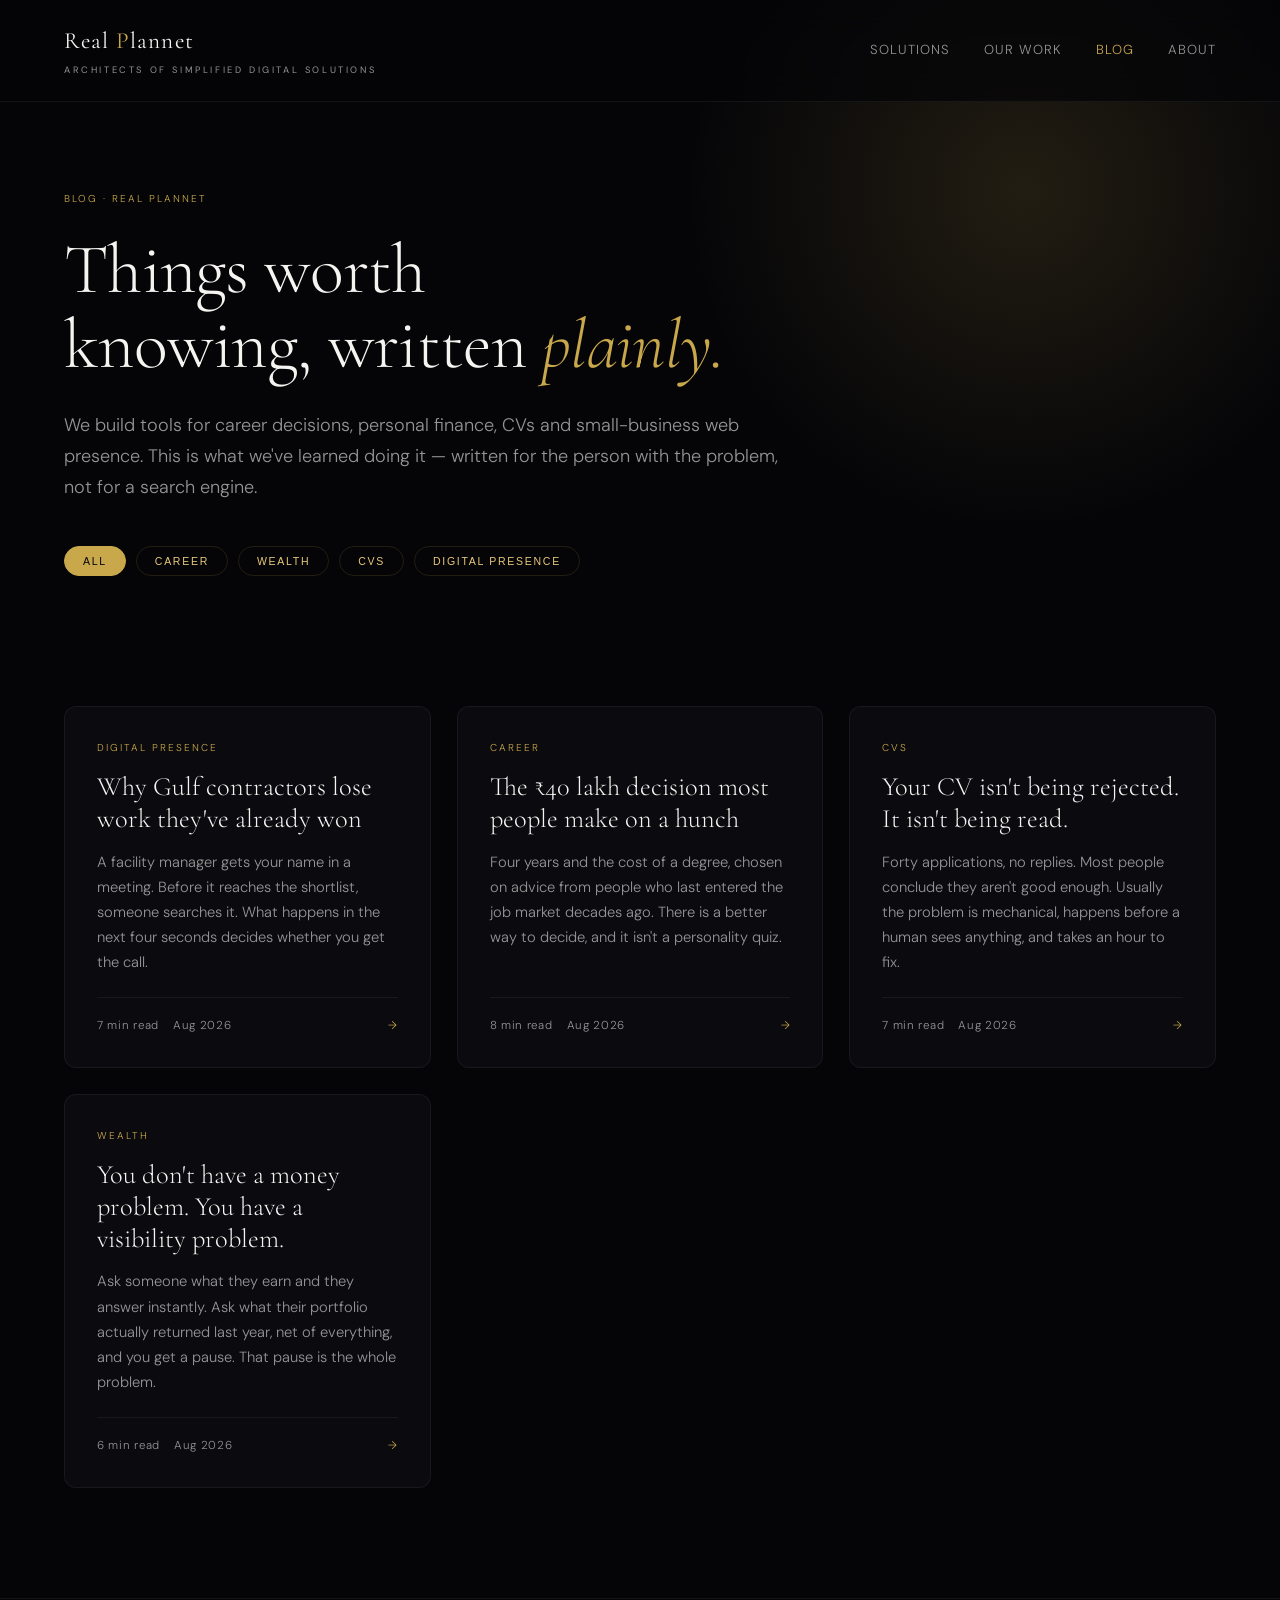
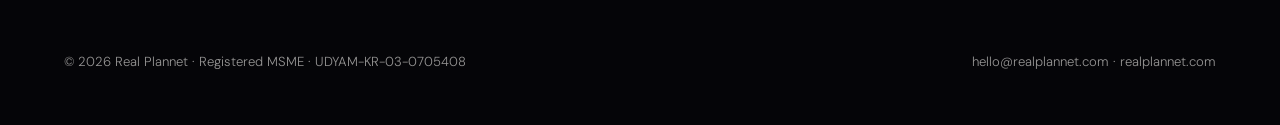
<file: blog/index.html>
<!DOCTYPE html>
<html lang="en">
<head>
<meta charset="UTF-8">
<meta name="viewport" content="width=device-width, initial-scale=1.0">
<title>Blog — Real Plannet | Careers, Wealth, CVs &amp; Digital Presence</title>
<meta name="description" content="Practical writing on career decisions, personal finance clarity, recruiter-ready CVs, and getting a small business found online — from the studio behind Career Blueprint, Wealth Compass, Make My CV and Digital Presence.">
<link rel="canonical" href="https://realplannet.com/blog/">
<meta property="og:type" content="website">
<meta property="og:site_name" content="Real Plannet">
<meta property="og:title" content="Blog — Real Plannet">
<meta property="og:description" content="Practical writing on career decisions, personal finance, CVs and getting found online.">
<meta property="og:url" content="https://realplannet.com/blog/">
<meta property="og:image" content="https://realplannet.com/assets/icon-512.png">
<meta name="twitter:card" content="summary_large_image">
<meta name="twitter:title" content="Blog — Real Plannet">
<meta name="twitter:description" content="Practical writing on career decisions, personal finance, CVs and getting found online.">
<meta name="twitter:image" content="https://realplannet.com/assets/icon-512.png">
<link rel="icon" href="/favicon.ico">
<link rel="apple-touch-icon" href="/apple-touch-icon.png">
<link rel="preconnect" href="https://fonts.googleapis.com">
<link rel="preconnect" href="https://fonts.gstatic.com" crossorigin>
<link href="https://fonts.googleapis.com/css2?family=Cormorant+Garamond:ital,wght@0,300;0,400;0,600;1,300;1,400&family=DM+Sans:wght@300;400;500&display=swap" rel="stylesheet">
<link rel="stylesheet" href="/blog/blog.css">

<!-- ============================================================
     BLOG INDEX
     TO ADD A POST:
       1. Copy _TEMPLATE.html → your-slug.html, fill it in
       2. Add ONE <a class="card"> block below (newest first)
       3. Add the URL to /sitemap.xml
       4. Add it to the "blogPost" array in the JSON-LD at the
          bottom of this file
     See README.md in this folder for the full checklist.
     ============================================================ -->
</head>
<body>

<nav class="nav">
  <div class="wrap">
    <a href="/" class="brand">Real <span class="g">P</span>lannet<small>Architects of Simplified Digital Solutions</small></a>
    <div class="nav-links">
      <a href="/#solutions">Solutions</a>
      <a href="/work.html">Our Work</a>
      <a href="/blog/" class="active">Blog</a>
      <a href="/#about">About</a>
    </div>
  </div>
</nav>

<header class="hero">
  <div class="wrap">
    <span class="eyebrow">Blog · Real Plannet</span>
    <h1>Things worth<br>knowing, written <em>plainly.</em></h1>
    <p class="lede">We build tools for career decisions, personal finance, CVs and small-business web presence. This is what we've learned doing it — written for the person with the problem, not for a search engine.</p>

    <div class="cats">
      <button class="cat active" data-cat="all">All</button>
      <button class="cat" data-cat="career">Career</button>
      <button class="cat" data-cat="wealth">Wealth</button>
      <button class="cat" data-cat="cv">CVs</button>
      <button class="cat" data-cat="digital">Digital Presence</button>
    </div>
  </div>
</header>

<main class="wrap">
  <div class="posts" id="posts">

    <!-- ===== POST 1 ===== -->
    <a class="card" href="/blog/gulf-contractors-lose-work-online.html" data-cat="digital">
      <span class="card-tag">Digital Presence</span>
      <h2>Why Gulf contractors lose work they've already won</h2>
      <p>A facility manager gets your name in a meeting. Before it reaches the shortlist, someone searches it. What happens in the next four seconds decides whether you get the call.</p>
      <div class="card-meta"><span>7 min read</span><span>Aug 2026</span><span class="card-arrow">→</span></div>
    </a>

    <!-- ===== POST 2 ===== -->
    <a class="card" href="/blog/choosing-a-degree-without-guessing.html" data-cat="career">
      <span class="card-tag">Career</span>
      <h2>The ₹40 lakh decision most people make on a hunch</h2>
      <p>Four years and the cost of a degree, chosen on advice from people who last entered the job market decades ago. There is a better way to decide, and it isn't a personality quiz.</p>
      <div class="card-meta"><span>8 min read</span><span>Aug 2026</span><span class="card-arrow">→</span></div>
    </a>

    <!-- ===== POST 3 ===== -->
    <a class="card" href="/blog/your-cv-is-not-being-read.html" data-cat="cv">
      <span class="card-tag">CVs</span>
      <h2>Your CV isn't being rejected. It isn't being read.</h2>
      <p>Forty applications, no replies. Most people conclude they aren't good enough. Usually the problem is mechanical, happens before a human sees anything, and takes an hour to fix.</p>
      <div class="card-meta"><span>7 min read</span><span>Aug 2026</span><span class="card-arrow">→</span></div>
    </a>

    <!-- ===== POST 4 ===== -->
    <a class="card" href="/blog/you-dont-have-a-money-problem.html" data-cat="wealth">
      <span class="card-tag">Wealth</span>
      <h2>You don't have a money problem. You have a visibility problem.</h2>
      <p>Ask someone what they earn and they answer instantly. Ask what their portfolio actually returned last year, net of everything, and you get a pause. That pause is the whole problem.</p>
      <div class="card-meta"><span>6 min read</span><span>Aug 2026</span><span class="card-arrow">→</span></div>
    </a>

  </div>
</main>

<footer>
  <div class="wrap">
    <span>© 2026 Real Plannet · Registered MSME · UDYAM-KR-03-0705408</span>
    <span><a href="mailto:hello@realplannet.com">hello@realplannet.com</a> · <a href="/">realplannet.com</a></span>
  </div>
</footer>

<script>
// Category filter — no dependencies, no build step.
document.querySelectorAll('.cat').forEach(function(btn){
  btn.addEventListener('click', function(){
    var cat = btn.getAttribute('data-cat');
    document.querySelectorAll('.cat').forEach(function(b){ b.classList.remove('active'); });
    btn.classList.add('active');
    document.querySelectorAll('#posts .card').forEach(function(card){
      card.style.display = (cat === 'all' || card.getAttribute('data-cat') === cat) ? 'flex' : 'none';
    });
  });
});
</script>

<script type="application/ld+json">
{
  "@context":"https://schema.org",
  "@type":"Blog",
  "@id":"https://realplannet.com/blog/#blog",
  "name":"Real Plannet Blog",
  "url":"https://realplannet.com/blog/",
  "description":"Practical writing on career decisions, personal finance clarity, recruiter-ready CVs, and getting a small business found online.",
  "inLanguage":"en",
  "publisher":{
    "@type":"Organization",
    "@id":"https://realplannet.com/#organization",
    "name":"Real Plannet",
    "url":"https://realplannet.com/",
    "logo":{"@type":"ImageObject","url":"https://realplannet.com/assets/icon-512.png"}
  },
  "blogPost":[
    {
      "@type":"BlogPosting",
      "headline":"Why Gulf contractors lose work they've already won",
      "url":"https://realplannet.com/blog/gulf-contractors-lose-work-online.html",
      "datePublished":"2026-08-14",
      "author":{"@type":"Organization","name":"Real Plannet"}
    },
    {
      "@type":"BlogPosting",
      "headline":"The ₹40 lakh decision most people make on a hunch",
      "url":"https://realplannet.com/blog/choosing-a-degree-without-guessing.html",
      "datePublished":"2026-08-14",
      "author":{"@type":"Organization","name":"Real Plannet"}
    },
    {
      "@type":"BlogPosting",
      "headline":"Your CV isn't being rejected. It isn't being read.",
      "url":"https://realplannet.com/blog/your-cv-is-not-being-read.html",
      "datePublished":"2026-08-14",
      "author":{"@type":"Organization","name":"Real Plannet"}
    },
    {
      "@type":"BlogPosting",
      "headline":"You don't have a money problem. You have a visibility problem.",
      "url":"https://realplannet.com/blog/you-dont-have-a-money-problem.html",
      "datePublished":"2026-08-14",
      "author":{"@type":"Organization","name":"Real Plannet"}
    }
  ]
}
</script>

</body>
</html>
</file>
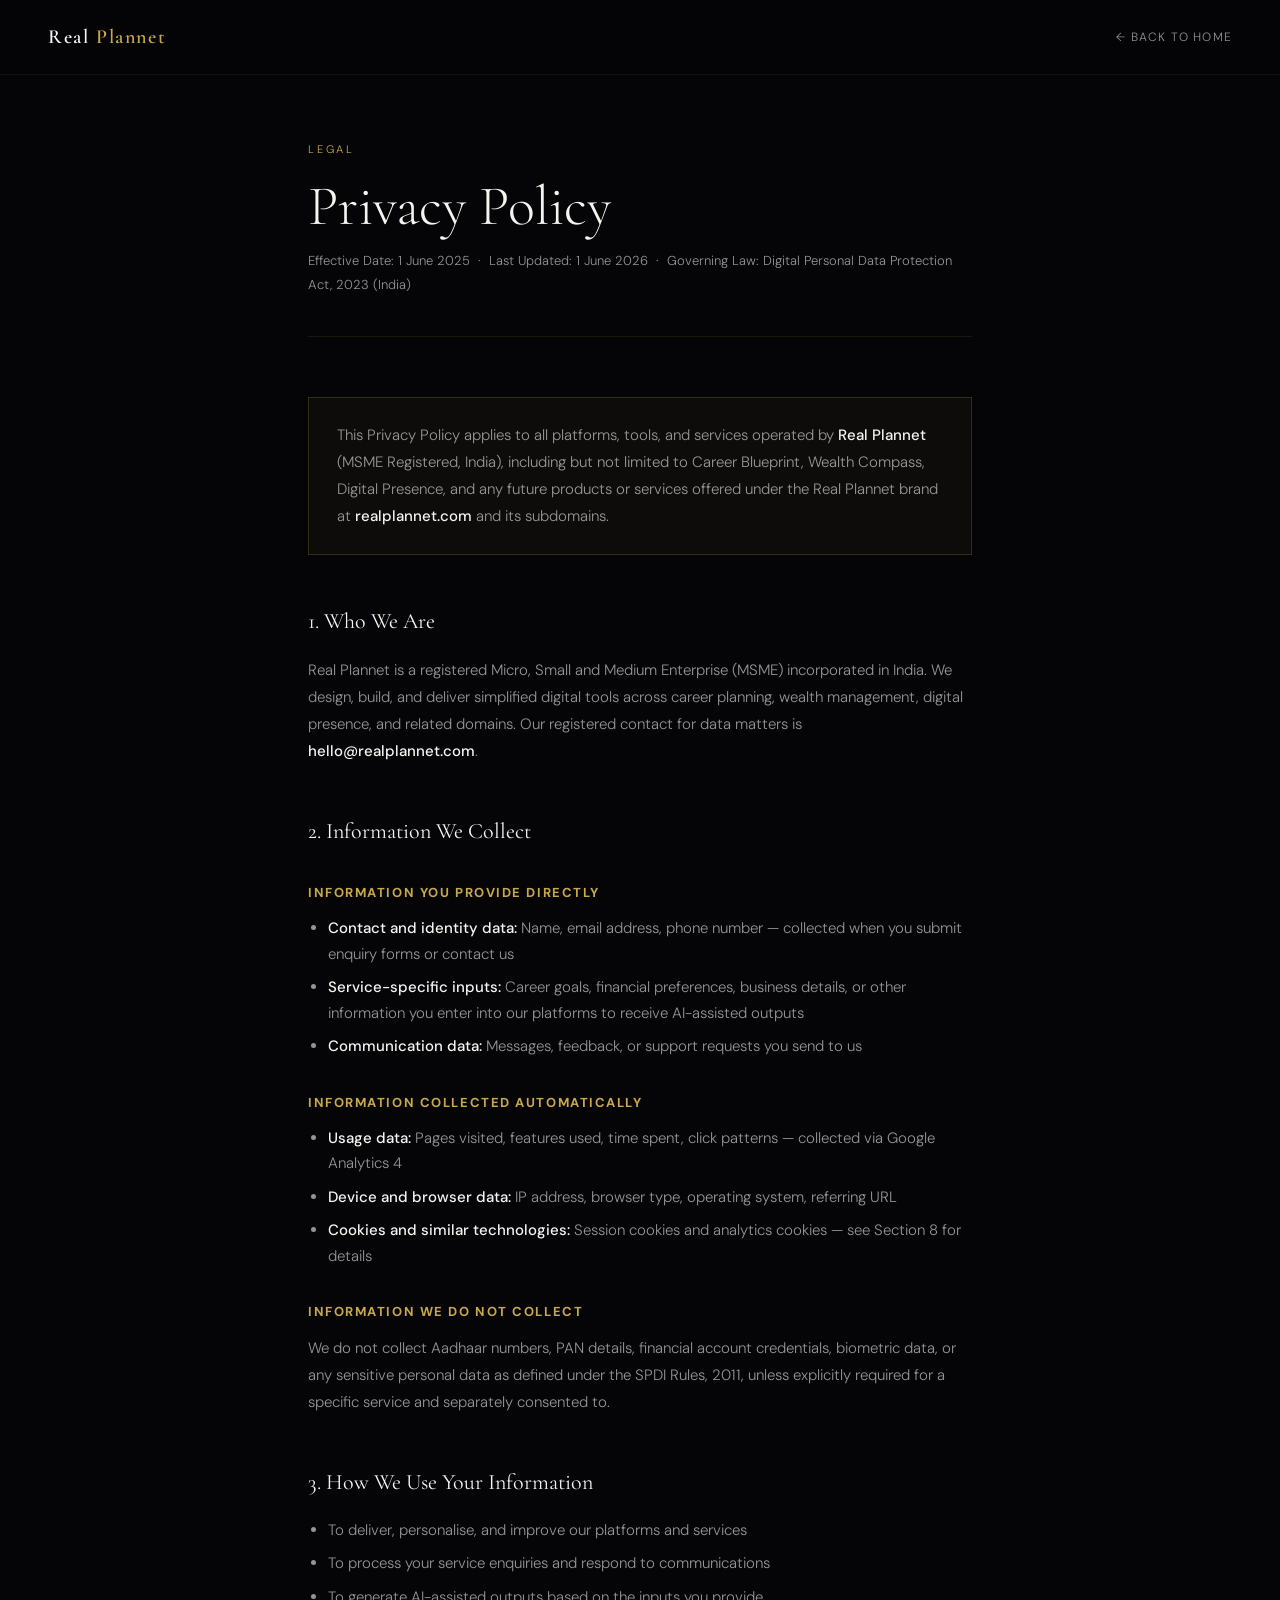
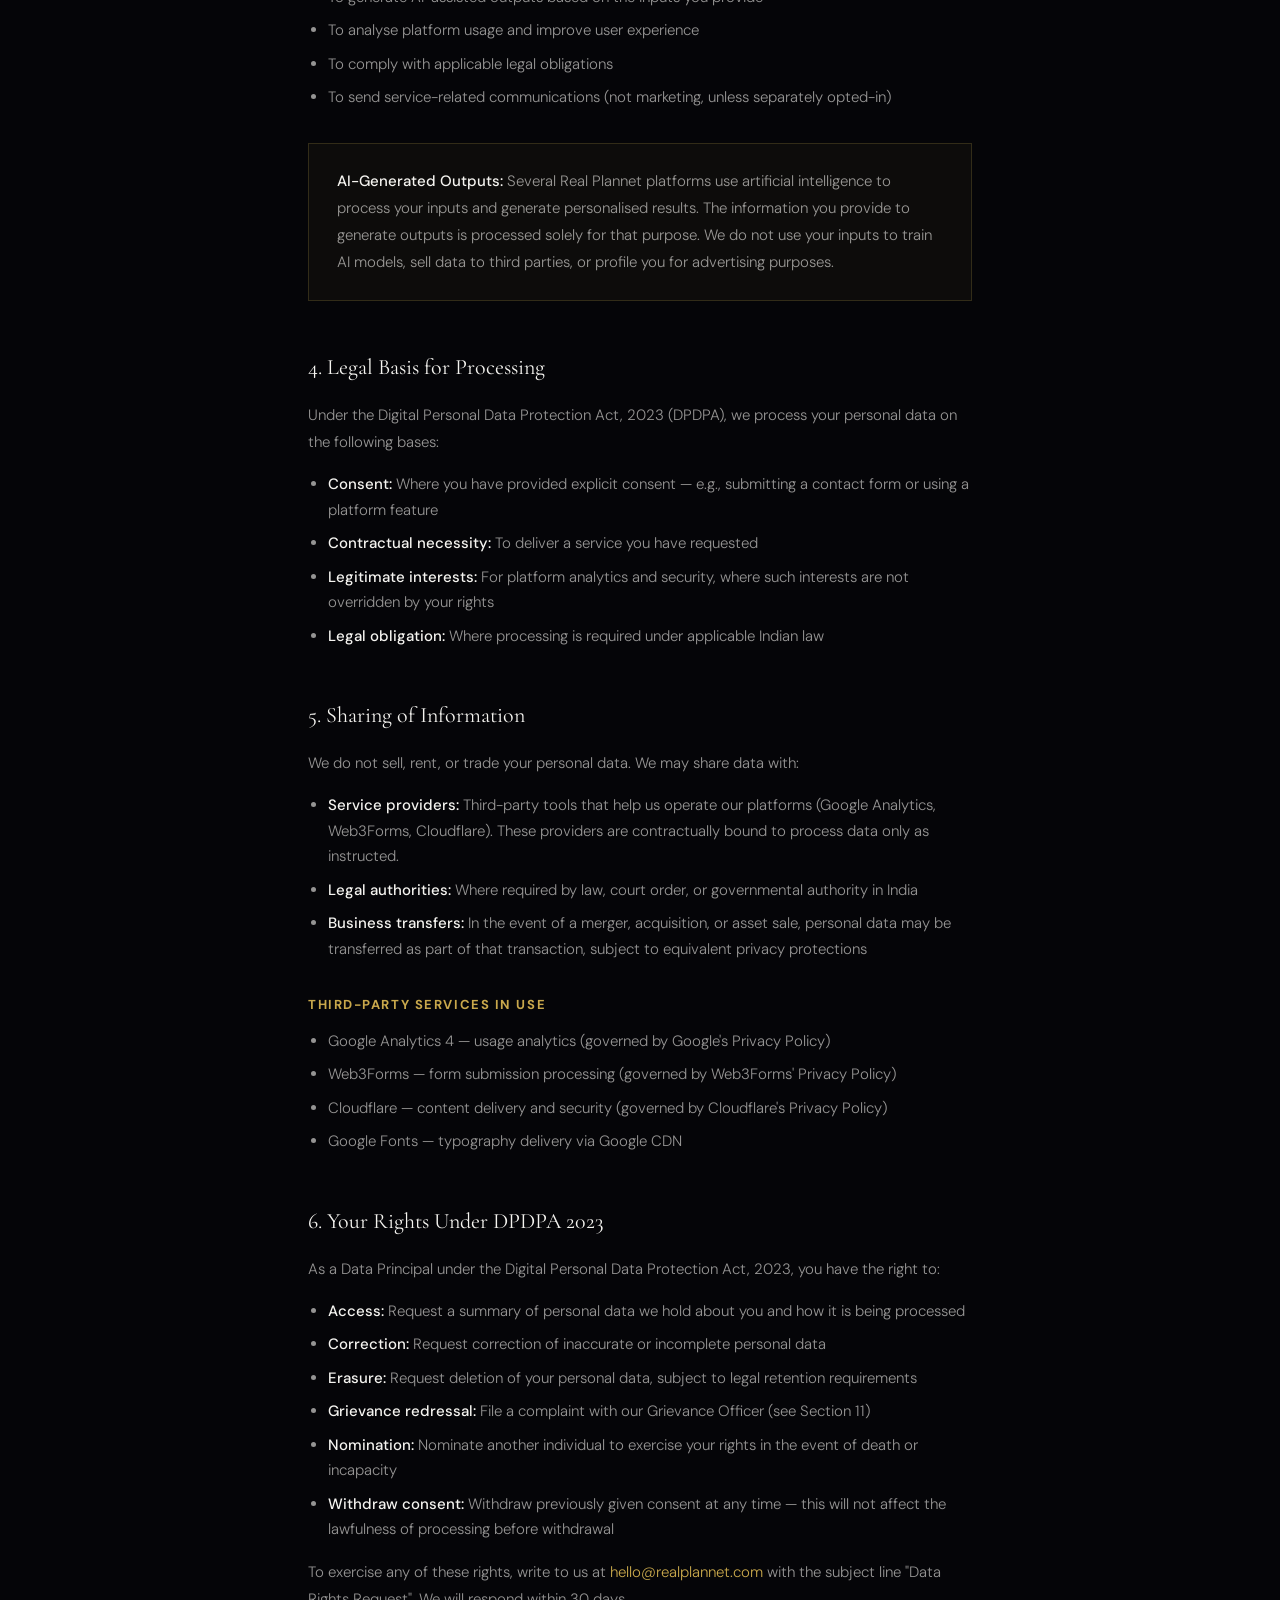
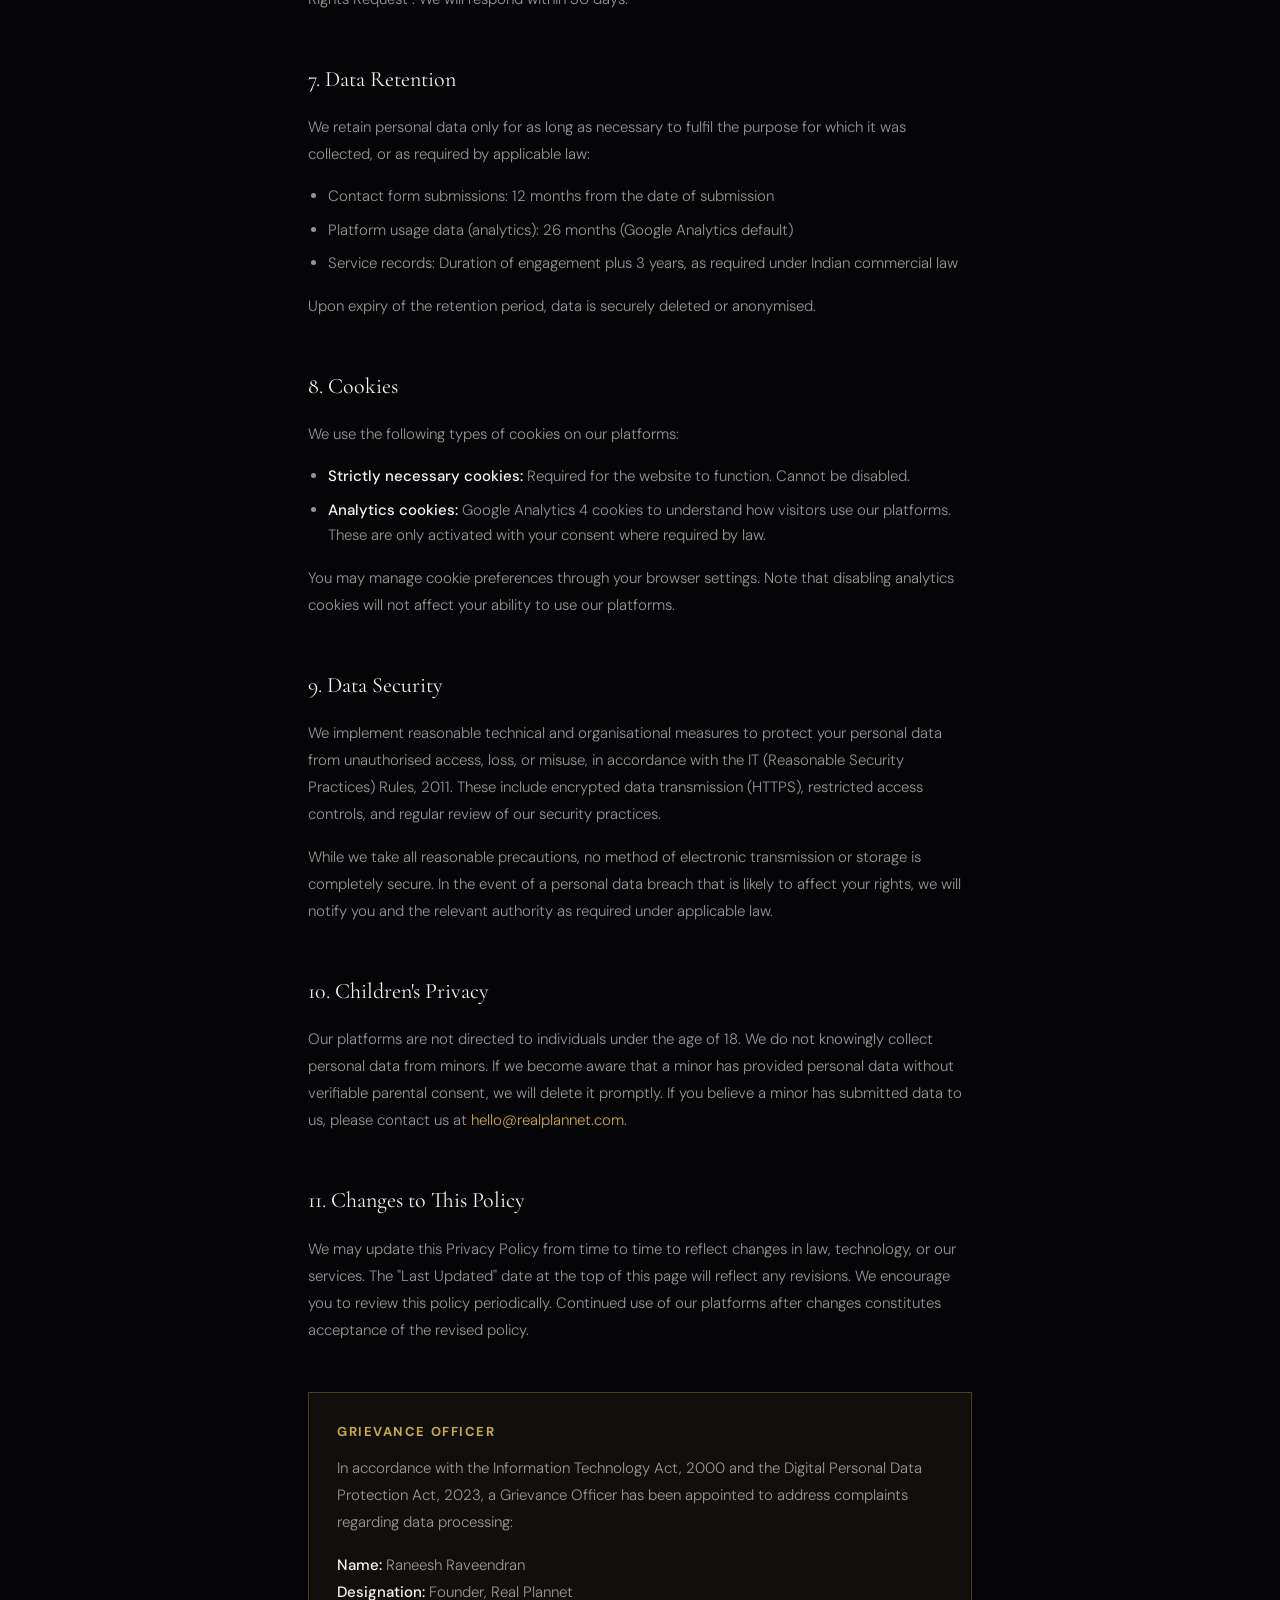
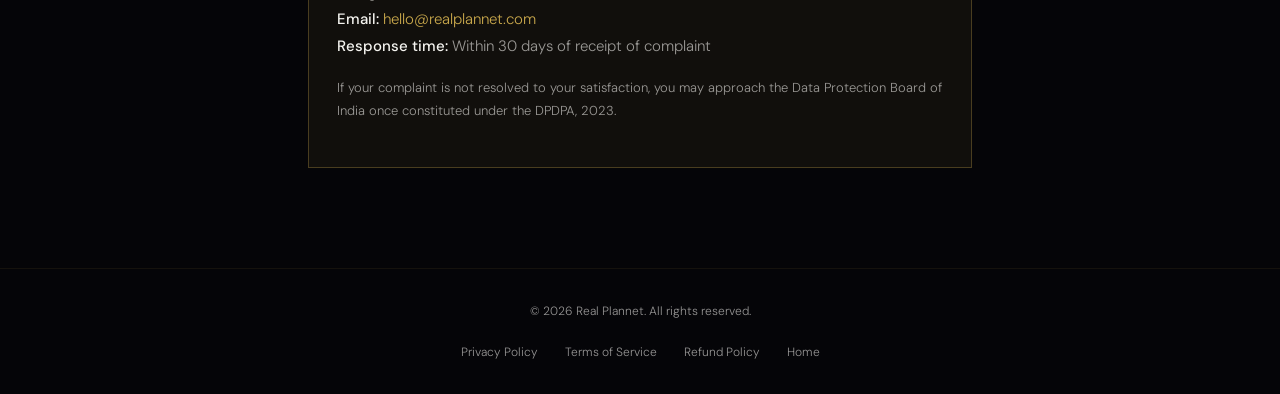
<file: privacy.html>
<!DOCTYPE html>
<html lang="en">
<head>
<meta charset="UTF-8">
<!-- Termly Consent Banner — MUST be first script -->
<script src="https://app.termly.io/resource-blocker/7c511a4a-8949-4176-b0ae-2893ac09e19d?autoBlock=on"></script>
<!-- Google Tag Manager -->
<script>(function(w,d,s,l,i){w[l]=w[l]||[];w[l].push({'gtm.start':
new Date().getTime(),event:'gtm.js'});var f=d.getElementsByTagName(s)[0],
j=d.createElement(s),dl=l!='dataLayer'?'&l='+l:'';j.async=true;j.src=
'https://www.googletagmanager.com/gtm.js?id='+i+dl;f.parentNode.insertBefore(j,f);
})(window,document,'script','dataLayer','GTM-W5S9GM2N');</script>
<!-- End Google Tag Manager -->
<meta name="viewport" content="width=device-width, initial-scale=1.0">
<title>Privacy Policy — Real Plannet</title>
<meta name="description" content="Privacy Policy for Real Plannet platforms and services. Compliant with India's Digital Personal Data Protection Act, 2023.">
<link rel="icon" href="assets/favicon.ico" sizes="any">
<link rel="canonical" href="https://realplannet.com/privacy.html">
<meta property="og:type" content="website">
<meta property="og:site_name" content="Real Plannet">
<meta property="og:url" content="https://realplannet.com/privacy.html">
<meta property="og:title" content="Privacy Policy — Real Plannet">
<meta property="og:description" content="Privacy Policy for Real Plannet platforms and services. Compliant with India's Digital Personal Data Protection Act, 2023.">
<meta property="og:image" content="https://realplannet.com/assets/icon-512.png">
<meta name="twitter:card" content="summary">
<meta name="twitter:title" content="Privacy Policy — Real Plannet">
<meta name="twitter:description" content="Privacy Policy for Real Plannet platforms and services. Compliant with India's Digital Personal Data Protection Act, 2023.">
<meta name="twitter:image" content="https://realplannet.com/assets/icon-512.png">
<link rel="preconnect" href="https://fonts.googleapis.com">
<link href="https://fonts.googleapis.com/css2?family=Cormorant+Garamond:ital,wght@0,300;0,400;0,600;1,300;1,400&family=DM+Sans:wght@300;400;500&display=swap" rel="stylesheet">
<style>
  :root {
    --black: #050508;
    --deep: #0a0a0f;
    --gold: #c9a84c;
    --gold-dim: rgba(201,168,76,0.15);
    --white: #f5f4f0;
    --white-dim: rgba(245,244,240,0.6);
    --font-display: 'Cormorant Garamond', serif;
    --font-body: 'DM Sans', sans-serif;
  }
  *, *::before, *::after { margin: 0; padding: 0; box-sizing: border-box; }
  html { scroll-behavior: smooth; }
  body { background: var(--black); color: var(--white); font-family: var(--font-body); font-weight: 300; line-height: 1.7; }

  nav {
    position: fixed; top: 0; left: 0; right: 0; z-index: 100;
    display: flex; align-items: center; justify-content: space-between;
    padding: 20px 48px;
    background: rgba(5,5,8,0.95);
    border-bottom: 1px solid rgba(201,168,76,0.08);
    backdrop-filter: blur(20px);
  }
  .logo { display: flex; align-items: center; gap: 12px; text-decoration: none; }
  .logo-text { font-family: var(--font-display); font-size: 20px; font-weight: 600; letter-spacing: 0.08em; color: var(--white); }
  .logo-text span { color: var(--gold); }
  .nav-back { color: var(--white-dim); text-decoration: none; font-size: 12px; letter-spacing: 0.1em; text-transform: uppercase; transition: color 0.3s; }
  .nav-back:hover { color: var(--gold); }

  .page-wrap { max-width: 760px; margin: 0 auto; padding: 140px 48px 100px; }

  .page-label { font-size: 11px; letter-spacing: 0.25em; text-transform: uppercase; color: var(--gold); margin-bottom: 16px; }
  .page-title { font-family: var(--font-display); font-size: clamp(36px, 5vw, 56px); font-weight: 300; line-height: 1.1; margin-bottom: 12px; }
  .page-meta { font-size: 13px; color: var(--white-dim); margin-bottom: 60px; padding-bottom: 40px; border-bottom: 1px solid rgba(201,168,76,0.1); }

  h2 { font-family: var(--font-display); font-size: 22px; font-weight: 400; color: var(--white); margin-top: 48px; margin-bottom: 16px; }
  h3 { font-size: 13px; letter-spacing: 0.12em; text-transform: uppercase; color: var(--gold); margin-top: 32px; margin-bottom: 12px; }
  p { font-size: 15px; color: var(--white-dim); margin-bottom: 16px; line-height: 1.8; }
  ul { margin: 0 0 16px 20px; }
  ul li { font-size: 15px; color: var(--white-dim); margin-bottom: 8px; line-height: 1.7; }
  strong { color: var(--white); font-weight: 500; }
  a { color: var(--gold); text-decoration: none; }
  a:hover { text-decoration: underline; }

  .highlight-box {
    border: 1px solid rgba(201,168,76,0.2);
    background: rgba(201,168,76,0.04);
    padding: 24px 28px;
    margin: 32px 0;
  }
  .highlight-box p { margin-bottom: 0; }

  .grievance-box {
    border: 1px solid rgba(201,168,76,0.3);
    background: rgba(201,168,76,0.06);
    padding: 28px;
    margin-top: 48px;
  }
  .grievance-box h3 { margin-top: 0; }

  footer {
    border-top: 1px solid rgba(201,168,76,0.08);
    padding: 32px 48px;
    text-align: center;
    font-size: 12px;
    color: var(--white-dim);
  }
  footer a { color: var(--white-dim); margin: 0 12px; }
  footer a:hover { color: var(--gold); }

  @media (max-width: 640px) {
    nav { padding: 16px 20px; }
    .page-wrap { padding: 120px 20px 80px; }
    footer { padding: 24px 20px; }
  }
</style>
</head>
<body>
<!-- Google Tag Manager (noscript) -->
<noscript><iframe src="https://www.googletagmanager.com/ns.html?id=GTM-W5S9GM2N"
height="0" width="0" style="display:none;visibility:hidden"></iframe></noscript>
<!-- End Google Tag Manager (noscript) -->


<nav>
  <a href="/" class="logo">
    <span class="logo-text">Real <span>Plannet</span></span>
  </a>
  <a href="/" class="nav-back">← Back to Home</a>
</nav>

<div class="page-wrap">

  <p class="page-label">Legal</p>
  <h1 class="page-title">Privacy Policy</h1>
  <p class="page-meta">
    Effective Date: 1 June 2025 &nbsp;·&nbsp; Last Updated: 1 June 2026 &nbsp;·&nbsp;
    Governing Law: Digital Personal Data Protection Act, 2023 (India)
  </p>

  <div class="highlight-box">
    <p>This Privacy Policy applies to all platforms, tools, and services operated by <strong>Real Plannet</strong> (MSME Registered, India), including but not limited to Career Blueprint, Wealth Compass, Digital Presence, and any future products or services offered under the Real Plannet brand at <strong>realplannet.com</strong> and its subdomains.</p>
  </div>

  <h2>1. Who We Are</h2>
  <p>Real Plannet is a registered Micro, Small and Medium Enterprise (MSME) incorporated in India. We design, build, and deliver simplified digital tools across career planning, wealth management, digital presence, and related domains. Our registered contact for data matters is <strong>hello@realplannet.com</strong>.</p>

  <h2>2. Information We Collect</h2>
  <h3>Information You Provide Directly</h3>
  <ul>
    <li><strong>Contact and identity data:</strong> Name, email address, phone number — collected when you submit enquiry forms or contact us</li>
    <li><strong>Service-specific inputs:</strong> Career goals, financial preferences, business details, or other information you enter into our platforms to receive AI-assisted outputs</li>
    <li><strong>Communication data:</strong> Messages, feedback, or support requests you send to us</li>
  </ul>

  <h3>Information Collected Automatically</h3>
  <ul>
    <li><strong>Usage data:</strong> Pages visited, features used, time spent, click patterns — collected via Google Analytics 4</li>
    <li><strong>Device and browser data:</strong> IP address, browser type, operating system, referring URL</li>
    <li><strong>Cookies and similar technologies:</strong> Session cookies and analytics cookies — see Section 8 for details</li>
  </ul>

  <h3>Information We Do Not Collect</h3>
  <p>We do not collect Aadhaar numbers, PAN details, financial account credentials, biometric data, or any sensitive personal data as defined under the SPDI Rules, 2011, unless explicitly required for a specific service and separately consented to.</p>

  <h2>3. How We Use Your Information</h2>
  <ul>
    <li>To deliver, personalise, and improve our platforms and services</li>
    <li>To process your service enquiries and respond to communications</li>
    <li>To generate AI-assisted outputs based on the inputs you provide</li>
    <li>To analyse platform usage and improve user experience</li>
    <li>To comply with applicable legal obligations</li>
    <li>To send service-related communications (not marketing, unless separately opted-in)</li>
  </ul>

  <div class="highlight-box">
    <p><strong>AI-Generated Outputs:</strong> Several Real Plannet platforms use artificial intelligence to process your inputs and generate personalised results. The information you provide to generate outputs is processed solely for that purpose. We do not use your inputs to train AI models, sell data to third parties, or profile you for advertising purposes.</p>
  </div>

  <h2>4. Legal Basis for Processing</h2>
  <p>Under the Digital Personal Data Protection Act, 2023 (DPDPA), we process your personal data on the following bases:</p>
  <ul>
    <li><strong>Consent:</strong> Where you have provided explicit consent — e.g., submitting a contact form or using a platform feature</li>
    <li><strong>Contractual necessity:</strong> To deliver a service you have requested</li>
    <li><strong>Legitimate interests:</strong> For platform analytics and security, where such interests are not overridden by your rights</li>
    <li><strong>Legal obligation:</strong> Where processing is required under applicable Indian law</li>
  </ul>

  <h2>5. Sharing of Information</h2>
  <p>We do not sell, rent, or trade your personal data. We may share data with:</p>
  <ul>
    <li><strong>Service providers:</strong> Third-party tools that help us operate our platforms (Google Analytics, Web3Forms, Cloudflare). These providers are contractually bound to process data only as instructed.</li>
    <li><strong>Legal authorities:</strong> Where required by law, court order, or governmental authority in India</li>
    <li><strong>Business transfers:</strong> In the event of a merger, acquisition, or asset sale, personal data may be transferred as part of that transaction, subject to equivalent privacy protections</li>
  </ul>

  <h3>Third-Party Services in Use</h3>
  <ul>
    <li>Google Analytics 4 — usage analytics (governed by Google's Privacy Policy)</li>
    <li>Web3Forms — form submission processing (governed by Web3Forms' Privacy Policy)</li>
    <li>Cloudflare — content delivery and security (governed by Cloudflare's Privacy Policy)</li>
    <li>Google Fonts — typography delivery via Google CDN</li>
  </ul>

  <h2>6. Your Rights Under DPDPA 2023</h2>
  <p>As a Data Principal under the Digital Personal Data Protection Act, 2023, you have the right to:</p>
  <ul>
    <li><strong>Access:</strong> Request a summary of personal data we hold about you and how it is being processed</li>
    <li><strong>Correction:</strong> Request correction of inaccurate or incomplete personal data</li>
    <li><strong>Erasure:</strong> Request deletion of your personal data, subject to legal retention requirements</li>
    <li><strong>Grievance redressal:</strong> File a complaint with our Grievance Officer (see Section 11)</li>
    <li><strong>Nomination:</strong> Nominate another individual to exercise your rights in the event of death or incapacity</li>
    <li><strong>Withdraw consent:</strong> Withdraw previously given consent at any time — this will not affect the lawfulness of processing before withdrawal</li>
  </ul>
  <p>To exercise any of these rights, write to us at <a href="mailto:hello@realplannet.com">hello@realplannet.com</a> with the subject line "Data Rights Request". We will respond within 30 days.</p>

  <h2>7. Data Retention</h2>
  <p>We retain personal data only for as long as necessary to fulfil the purpose for which it was collected, or as required by applicable law:</p>
  <ul>
    <li>Contact form submissions: 12 months from the date of submission</li>
    <li>Platform usage data (analytics): 26 months (Google Analytics default)</li>
    <li>Service records: Duration of engagement plus 3 years, as required under Indian commercial law</li>
  </ul>
  <p>Upon expiry of the retention period, data is securely deleted or anonymised.</p>

  <h2>8. Cookies</h2>
  <p>We use the following types of cookies on our platforms:</p>
  <ul>
    <li><strong>Strictly necessary cookies:</strong> Required for the website to function. Cannot be disabled.</li>
    <li><strong>Analytics cookies:</strong> Google Analytics 4 cookies to understand how visitors use our platforms. These are only activated with your consent where required by law.</li>
  </ul>
  <p>You may manage cookie preferences through your browser settings. Note that disabling analytics cookies will not affect your ability to use our platforms.</p>

  <h2>9. Data Security</h2>
  <p>We implement reasonable technical and organisational measures to protect your personal data from unauthorised access, loss, or misuse, in accordance with the IT (Reasonable Security Practices) Rules, 2011. These include encrypted data transmission (HTTPS), restricted access controls, and regular review of our security practices.</p>
  <p>While we take all reasonable precautions, no method of electronic transmission or storage is completely secure. In the event of a personal data breach that is likely to affect your rights, we will notify you and the relevant authority as required under applicable law.</p>

  <h2>10. Children's Privacy</h2>
  <p>Our platforms are not directed to individuals under the age of 18. We do not knowingly collect personal data from minors. If we become aware that a minor has provided personal data without verifiable parental consent, we will delete it promptly. If you believe a minor has submitted data to us, please contact us at <a href="mailto:hello@realplannet.com">hello@realplannet.com</a>.</p>

  <h2>11. Changes to This Policy</h2>
  <p>We may update this Privacy Policy from time to time to reflect changes in law, technology, or our services. The "Last Updated" date at the top of this page will reflect any revisions. We encourage you to review this policy periodically. Continued use of our platforms after changes constitutes acceptance of the revised policy.</p>

  <div class="grievance-box">
    <h3>Grievance Officer</h3>
    <p>In accordance with the Information Technology Act, 2000 and the Digital Personal Data Protection Act, 2023, a Grievance Officer has been appointed to address complaints regarding data processing:</p>
    <p>
      <strong>Name:</strong> Raneesh Raveendran<br>
      <strong>Designation:</strong> Founder, Real Plannet<br>
      <strong>Email:</strong> <a href="mailto:hello@realplannet.com">hello@realplannet.com</a><br>
      <strong>Response time:</strong> Within 30 days of receipt of complaint
    </p>
    <p style="margin-top:16px; font-size:13px;">If your complaint is not resolved to your satisfaction, you may approach the Data Protection Board of India once constituted under the DPDPA, 2023.</p>
  </div>

</div>

<footer>
  <span>© 2026 Real Plannet. All rights reserved.</span><br><br>
  <a href="/privacy.html">Privacy Policy</a>
  <a href="/terms.html">Terms of Service</a>
  <a href="/refund.html">Refund Policy</a>
  <a href="/">Home</a>
</footer>

</body>
</html>
</file>
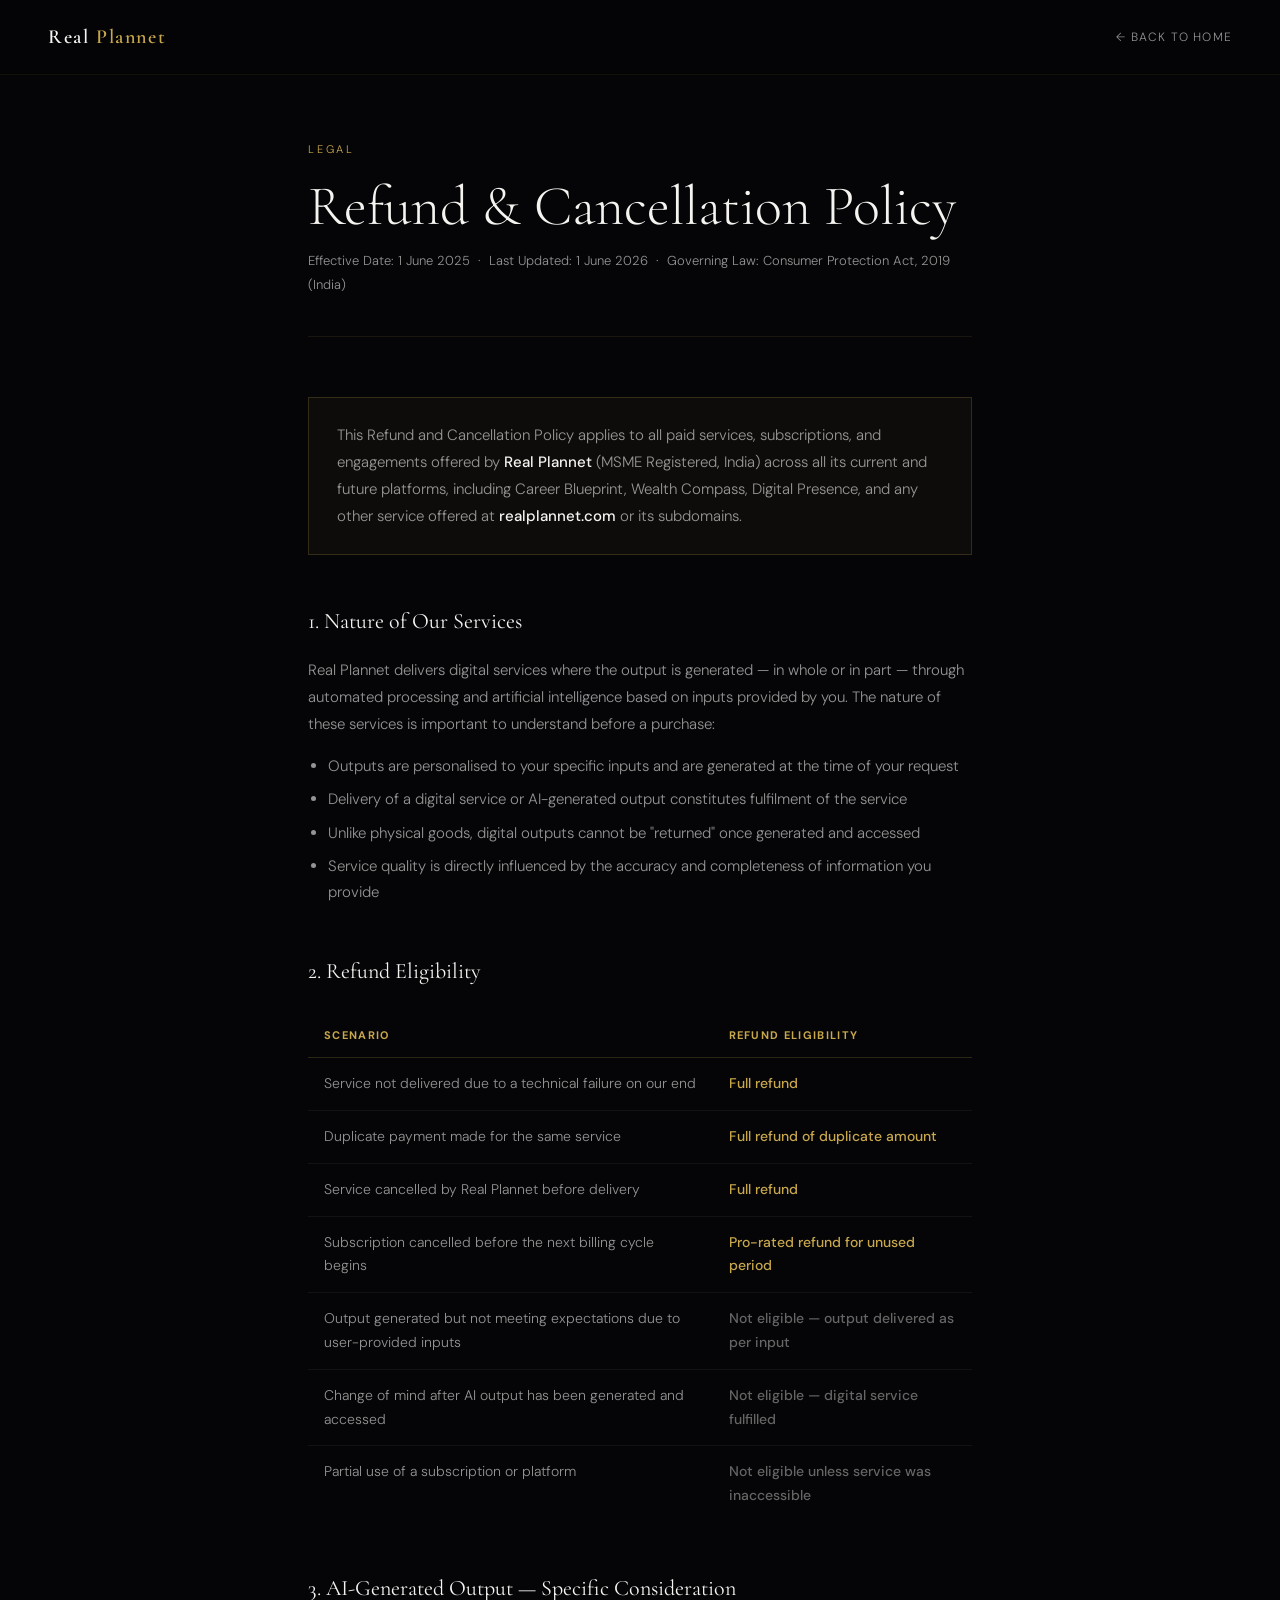
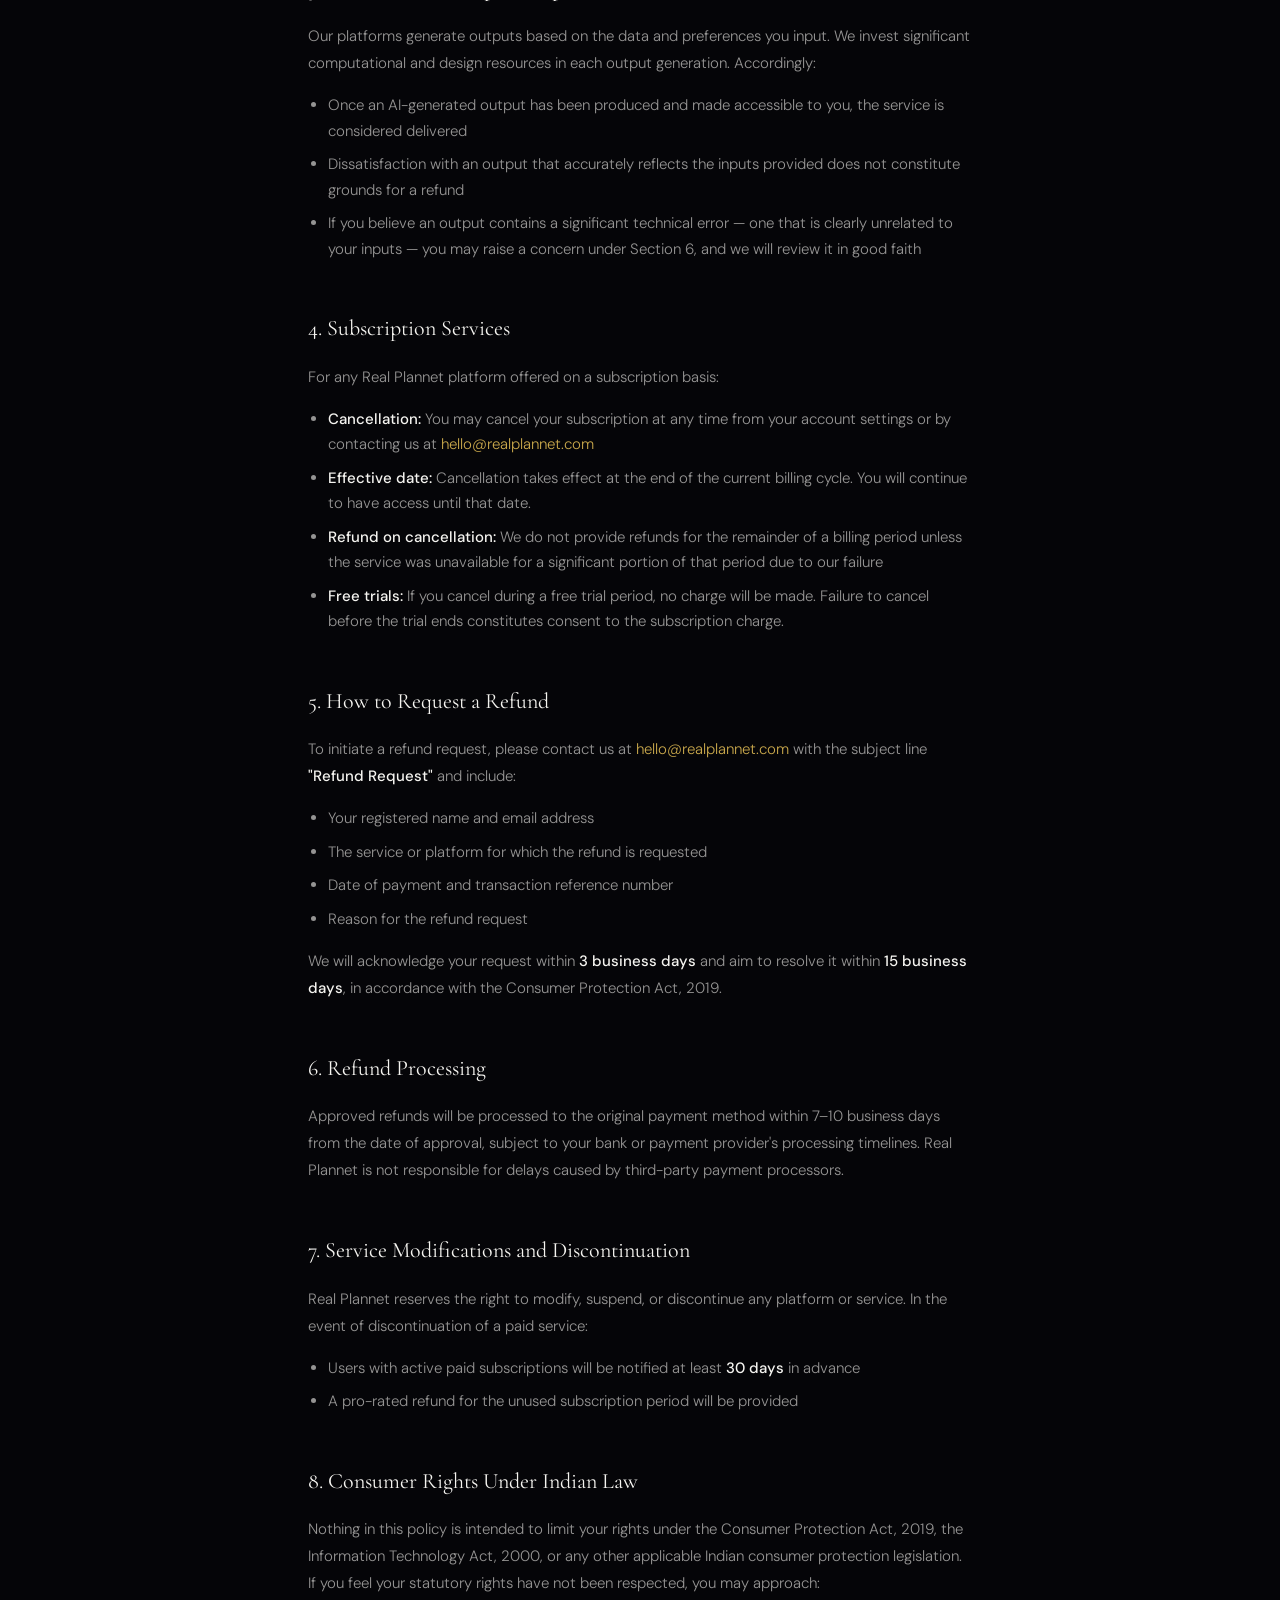
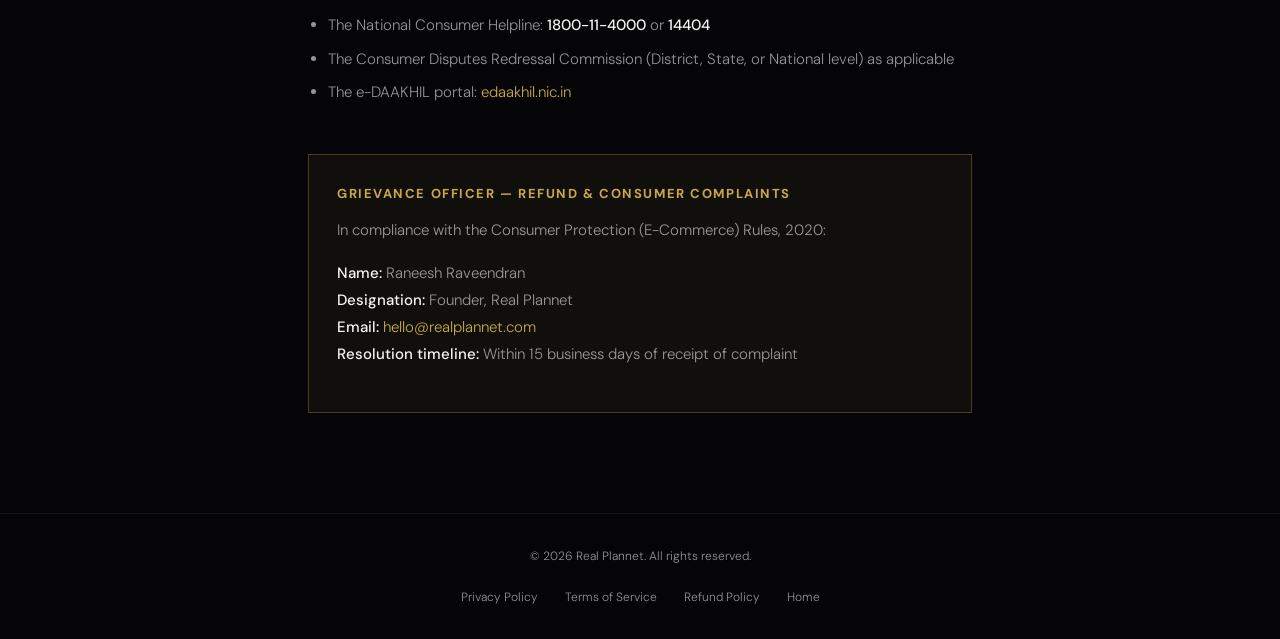
<file: refund.html>
<!DOCTYPE html>
<html lang="en">
<head>
<meta charset="UTF-8">
<!-- Termly Consent Banner — MUST be first script -->
<script src="https://app.termly.io/resource-blocker/7c511a4a-8949-4176-b0ae-2893ac09e19d?autoBlock=on"></script>
<!-- Google Tag Manager -->
<script>(function(w,d,s,l,i){w[l]=w[l]||[];w[l].push({'gtm.start':
new Date().getTime(),event:'gtm.js'});var f=d.getElementsByTagName(s)[0],
j=d.createElement(s),dl=l!='dataLayer'?'&l='+l:'';j.async=true;j.src=
'https://www.googletagmanager.com/gtm.js?id='+i+dl;f.parentNode.insertBefore(j,f);
})(window,document,'script','dataLayer','GTM-W5S9GM2N');</script>
<!-- End Google Tag Manager -->
<meta name="viewport" content="width=device-width, initial-scale=1.0">
<title>Refund Policy — Real Plannet</title>
<meta name="description" content="Refund and Cancellation Policy for Real Plannet digital services. Compliant with India's Consumer Protection Act, 2019.">
<link rel="icon" href="assets/favicon.ico" sizes="any">
<link rel="canonical" href="https://realplannet.com/refund.html">
<meta property="og:type" content="website">
<meta property="og:site_name" content="Real Plannet">
<meta property="og:url" content="https://realplannet.com/refund.html">
<meta property="og:title" content="Refund Policy — Real Plannet">
<meta property="og:description" content="Refund and Cancellation Policy for Real Plannet digital services. Compliant with India's Consumer Protection Act, 2019.">
<meta property="og:image" content="https://realplannet.com/assets/icon-512.png">
<meta name="twitter:card" content="summary">
<meta name="twitter:title" content="Refund Policy — Real Plannet">
<meta name="twitter:description" content="Refund and Cancellation Policy for Real Plannet digital services. Compliant with India's Consumer Protection Act, 2019.">
<meta name="twitter:image" content="https://realplannet.com/assets/icon-512.png">
<link rel="preconnect" href="https://fonts.googleapis.com">
<link href="https://fonts.googleapis.com/css2?family=Cormorant+Garamond:ital,wght@0,300;0,400;0,600;1,300;1,400&family=DM+Sans:wght@300;400;500&display=swap" rel="stylesheet">
<style>
  :root {
    --black: #050508; --deep: #0a0a0f; --gold: #c9a84c;
    --gold-dim: rgba(201,168,76,0.15); --white: #f5f4f0;
    --white-dim: rgba(245,244,240,0.6);
    --font-display: 'Cormorant Garamond', serif;
    --font-body: 'DM Sans', sans-serif;
  }
  *, *::before, *::after { margin: 0; padding: 0; box-sizing: border-box; }
  html { scroll-behavior: smooth; }
  body { background: var(--black); color: var(--white); font-family: var(--font-body); font-weight: 300; line-height: 1.7; }
  nav { position: fixed; top: 0; left: 0; right: 0; z-index: 100; display: flex; align-items: center; justify-content: space-between; padding: 20px 48px; background: rgba(5,5,8,0.95); border-bottom: 1px solid rgba(201,168,76,0.08); backdrop-filter: blur(20px); }
  .logo { display: flex; align-items: center; gap: 12px; text-decoration: none; }
  .logo-text { font-family: var(--font-display); font-size: 20px; font-weight: 600; letter-spacing: 0.08em; color: var(--white); }
  .logo-text span { color: var(--gold); }
  .nav-back { color: var(--white-dim); text-decoration: none; font-size: 12px; letter-spacing: 0.1em; text-transform: uppercase; transition: color 0.3s; }
  .nav-back:hover { color: var(--gold); }
  .page-wrap { max-width: 760px; margin: 0 auto; padding: 140px 48px 100px; }
  .page-label { font-size: 11px; letter-spacing: 0.25em; text-transform: uppercase; color: var(--gold); margin-bottom: 16px; }
  .page-title { font-family: var(--font-display); font-size: clamp(36px, 5vw, 56px); font-weight: 300; line-height: 1.1; margin-bottom: 12px; }
  .page-meta { font-size: 13px; color: var(--white-dim); margin-bottom: 60px; padding-bottom: 40px; border-bottom: 1px solid rgba(201,168,76,0.1); }
  h2 { font-family: var(--font-display); font-size: 22px; font-weight: 400; color: var(--white); margin-top: 48px; margin-bottom: 16px; }
  h3 { font-size: 13px; letter-spacing: 0.12em; text-transform: uppercase; color: var(--gold); margin-top: 32px; margin-bottom: 12px; }
  p { font-size: 15px; color: var(--white-dim); margin-bottom: 16px; line-height: 1.8; }
  ul { margin: 0 0 16px 20px; }
  ul li { font-size: 15px; color: var(--white-dim); margin-bottom: 8px; line-height: 1.7; }
  strong { color: var(--white); font-weight: 500; }
  a { color: var(--gold); text-decoration: none; }
  a:hover { text-decoration: underline; }
  .highlight-box { border: 1px solid rgba(201,168,76,0.2); background: rgba(201,168,76,0.04); padding: 24px 28px; margin: 32px 0; }
  .highlight-box p { margin-bottom: 0; }
  table { width: 100%; border-collapse: collapse; margin: 24px 0; }
  th { font-size: 11px; letter-spacing: 0.12em; text-transform: uppercase; color: var(--gold); text-align: left; padding: 12px 16px; border-bottom: 1px solid rgba(201,168,76,0.2); }
  td { font-size: 14px; color: var(--white-dim); padding: 14px 16px; border-bottom: 1px solid rgba(245,244,240,0.05); vertical-align: top; }
  tr:last-child td { border-bottom: none; }
  .grievance-box { border: 1px solid rgba(201,168,76,0.3); background: rgba(201,168,76,0.06); padding: 28px; margin-top: 48px; }
  .grievance-box h3 { margin-top: 0; }
  footer { border-top: 1px solid rgba(201,168,76,0.08); padding: 32px 48px; text-align: center; font-size: 12px; color: var(--white-dim); }
  footer a { color: var(--white-dim); margin: 0 12px; }
  footer a:hover { color: var(--gold); }
  @media (max-width: 640px) { nav { padding: 16px 20px; } .page-wrap { padding: 120px 20px 80px; } footer { padding: 24px 20px; } table { display: block; overflow-x: auto; } }
</style>
</head>
<body>
<!-- Google Tag Manager (noscript) -->
<noscript><iframe src="https://www.googletagmanager.com/ns.html?id=GTM-W5S9GM2N"
height="0" width="0" style="display:none;visibility:hidden"></iframe></noscript>
<!-- End Google Tag Manager (noscript) -->


<nav>
  <a href="/" class="logo"><span class="logo-text">Real <span>Plannet</span></span></a>
  <a href="/" class="nav-back">← Back to Home</a>
</nav>

<div class="page-wrap">

  <p class="page-label">Legal</p>
  <h1 class="page-title">Refund &amp; Cancellation Policy</h1>
  <p class="page-meta">Effective Date: 1 June 2025 &nbsp;·&nbsp; Last Updated: 1 June 2026 &nbsp;·&nbsp; Governing Law: Consumer Protection Act, 2019 (India)</p>

  <div class="highlight-box">
    <p>This Refund and Cancellation Policy applies to all paid services, subscriptions, and engagements offered by <strong>Real Plannet</strong> (MSME Registered, India) across all its current and future platforms, including Career Blueprint, Wealth Compass, Digital Presence, and any other service offered at <strong>realplannet.com</strong> or its subdomains.</p>
  </div>

  <h2>1. Nature of Our Services</h2>
  <p>Real Plannet delivers digital services where the output is generated — in whole or in part — through automated processing and artificial intelligence based on inputs provided by you. The nature of these services is important to understand before a purchase:</p>
  <ul>
    <li>Outputs are personalised to your specific inputs and are generated at the time of your request</li>
    <li>Delivery of a digital service or AI-generated output constitutes fulfilment of the service</li>
    <li>Unlike physical goods, digital outputs cannot be "returned" once generated and accessed</li>
    <li>Service quality is directly influenced by the accuracy and completeness of information you provide</li>
  </ul>

  <h2>2. Refund Eligibility</h2>

  <table>
    <thead>
      <tr>
        <th>Scenario</th>
        <th>Refund Eligibility</th>
      </tr>
    </thead>
    <tbody>
      <tr>
        <td>Service not delivered due to a technical failure on our end</td>
        <td><strong style="color:#c9a84c;">Full refund</strong></td>
      </tr>
      <tr>
        <td>Duplicate payment made for the same service</td>
        <td><strong style="color:#c9a84c;">Full refund of duplicate amount</strong></td>
      </tr>
      <tr>
        <td>Service cancelled by Real Plannet before delivery</td>
        <td><strong style="color:#c9a84c;">Full refund</strong></td>
      </tr>
      <tr>
        <td>Subscription cancelled before the next billing cycle begins</td>
        <td><strong style="color:#c9a84c;">Pro-rated refund for unused period</strong></td>
      </tr>
      <tr>
        <td>Output generated but not meeting expectations due to user-provided inputs</td>
        <td><strong style="color:rgba(245,244,240,0.4);">Not eligible — output delivered as per input</strong></td>
      </tr>
      <tr>
        <td>Change of mind after AI output has been generated and accessed</td>
        <td><strong style="color:rgba(245,244,240,0.4);">Not eligible — digital service fulfilled</strong></td>
      </tr>
      <tr>
        <td>Partial use of a subscription or platform</td>
        <td><strong style="color:rgba(245,244,240,0.4);">Not eligible unless service was inaccessible</strong></td>
      </tr>
    </tbody>
  </table>

  <h2>3. AI-Generated Output — Specific Consideration</h2>
  <p>Our platforms generate outputs based on the data and preferences you input. We invest significant computational and design resources in each output generation. Accordingly:</p>
  <ul>
    <li>Once an AI-generated output has been produced and made accessible to you, the service is considered delivered</li>
    <li>Dissatisfaction with an output that accurately reflects the inputs provided does not constitute grounds for a refund</li>
    <li>If you believe an output contains a significant technical error — one that is clearly unrelated to your inputs — you may raise a concern under Section 6, and we will review it in good faith</li>
  </ul>

  <h2>4. Subscription Services</h2>
  <p>For any Real Plannet platform offered on a subscription basis:</p>
  <ul>
    <li><strong>Cancellation:</strong> You may cancel your subscription at any time from your account settings or by contacting us at <a href="mailto:hello@realplannet.com">hello@realplannet.com</a></li>
    <li><strong>Effective date:</strong> Cancellation takes effect at the end of the current billing cycle. You will continue to have access until that date.</li>
    <li><strong>Refund on cancellation:</strong> We do not provide refunds for the remainder of a billing period unless the service was unavailable for a significant portion of that period due to our failure</li>
    <li><strong>Free trials:</strong> If you cancel during a free trial period, no charge will be made. Failure to cancel before the trial ends constitutes consent to the subscription charge.</li>
  </ul>

  <h2>5. How to Request a Refund</h2>
  <p>To initiate a refund request, please contact us at <a href="mailto:hello@realplannet.com">hello@realplannet.com</a> with the subject line <strong>"Refund Request"</strong> and include:</p>
  <ul>
    <li>Your registered name and email address</li>
    <li>The service or platform for which the refund is requested</li>
    <li>Date of payment and transaction reference number</li>
    <li>Reason for the refund request</li>
  </ul>
  <p>We will acknowledge your request within <strong>3 business days</strong> and aim to resolve it within <strong>15 business days</strong>, in accordance with the Consumer Protection Act, 2019.</p>

  <h2>6. Refund Processing</h2>
  <p>Approved refunds will be processed to the original payment method within 7–10 business days from the date of approval, subject to your bank or payment provider's processing timelines. Real Plannet is not responsible for delays caused by third-party payment processors.</p>

  <h2>7. Service Modifications and Discontinuation</h2>
  <p>Real Plannet reserves the right to modify, suspend, or discontinue any platform or service. In the event of discontinuation of a paid service:</p>
  <ul>
    <li>Users with active paid subscriptions will be notified at least <strong>30 days</strong> in advance</li>
    <li>A pro-rated refund for the unused subscription period will be provided</li>
  </ul>

  <h2>8. Consumer Rights Under Indian Law</h2>
  <p>Nothing in this policy is intended to limit your rights under the Consumer Protection Act, 2019, the Information Technology Act, 2000, or any other applicable Indian consumer protection legislation. If you feel your statutory rights have not been respected, you may approach:</p>
  <ul>
    <li>The National Consumer Helpline: <strong>1800-11-4000</strong> or <strong>14404</strong></li>
    <li>The Consumer Disputes Redressal Commission (District, State, or National level) as applicable</li>
    <li>The e-DAAKHIL portal: <a href="https://edaakhil.nic.in" target="_blank" rel="noopener">edaakhil.nic.in</a></li>
  </ul>

  <div class="grievance-box">
    <h3>Grievance Officer — Refund &amp; Consumer Complaints</h3>
    <p>In compliance with the Consumer Protection (E-Commerce) Rules, 2020:</p>
    <p>
      <strong>Name:</strong> Raneesh Raveendran<br>
      <strong>Designation:</strong> Founder, Real Plannet<br>
      <strong>Email:</strong> <a href="mailto:hello@realplannet.com">hello@realplannet.com</a><br>
      <strong>Resolution timeline:</strong> Within 15 business days of receipt of complaint
    </p>
  </div>

</div>

<footer>
  <span>© 2026 Real Plannet. All rights reserved.</span><br><br>
  <a href="/privacy.html">Privacy Policy</a>
  <a href="/terms.html">Terms of Service</a>
  <a href="/refund.html">Refund Policy</a>
  <a href="/">Home</a>
</footer>

</body>
</html>
</file>
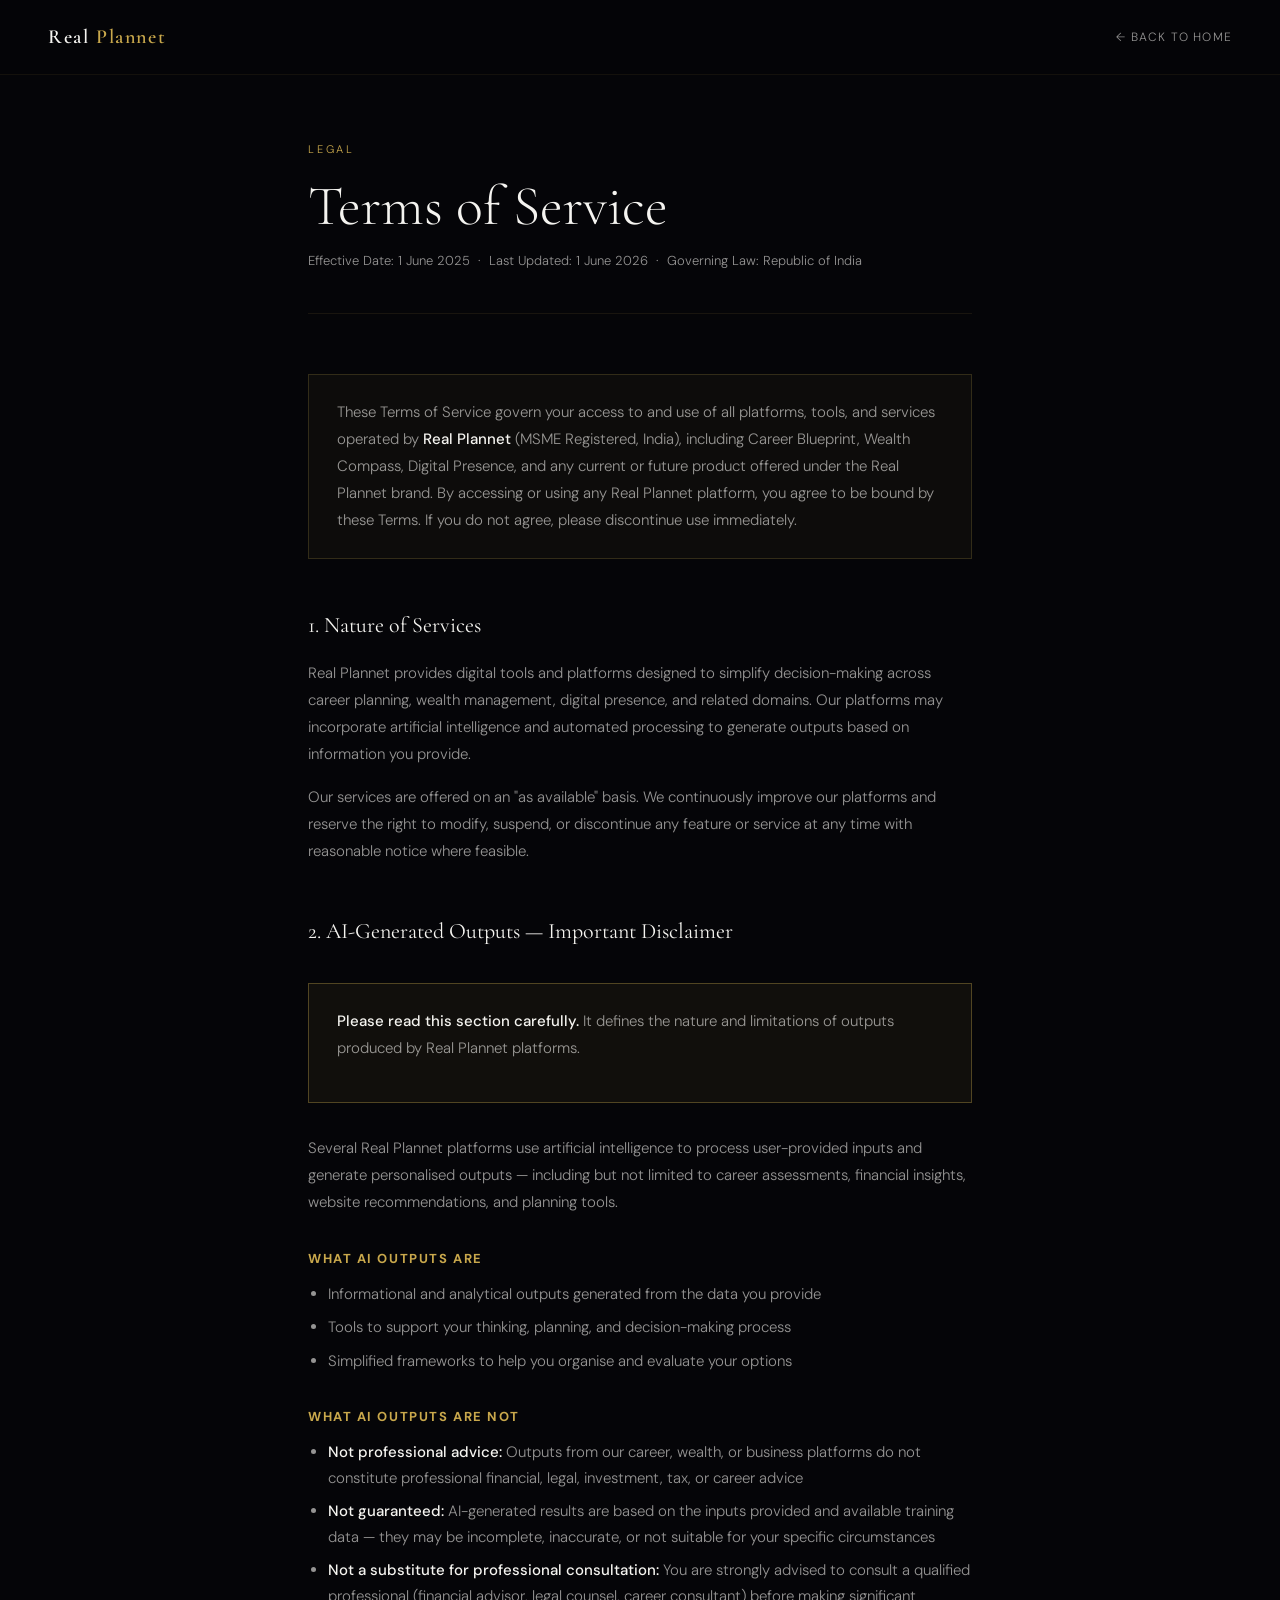
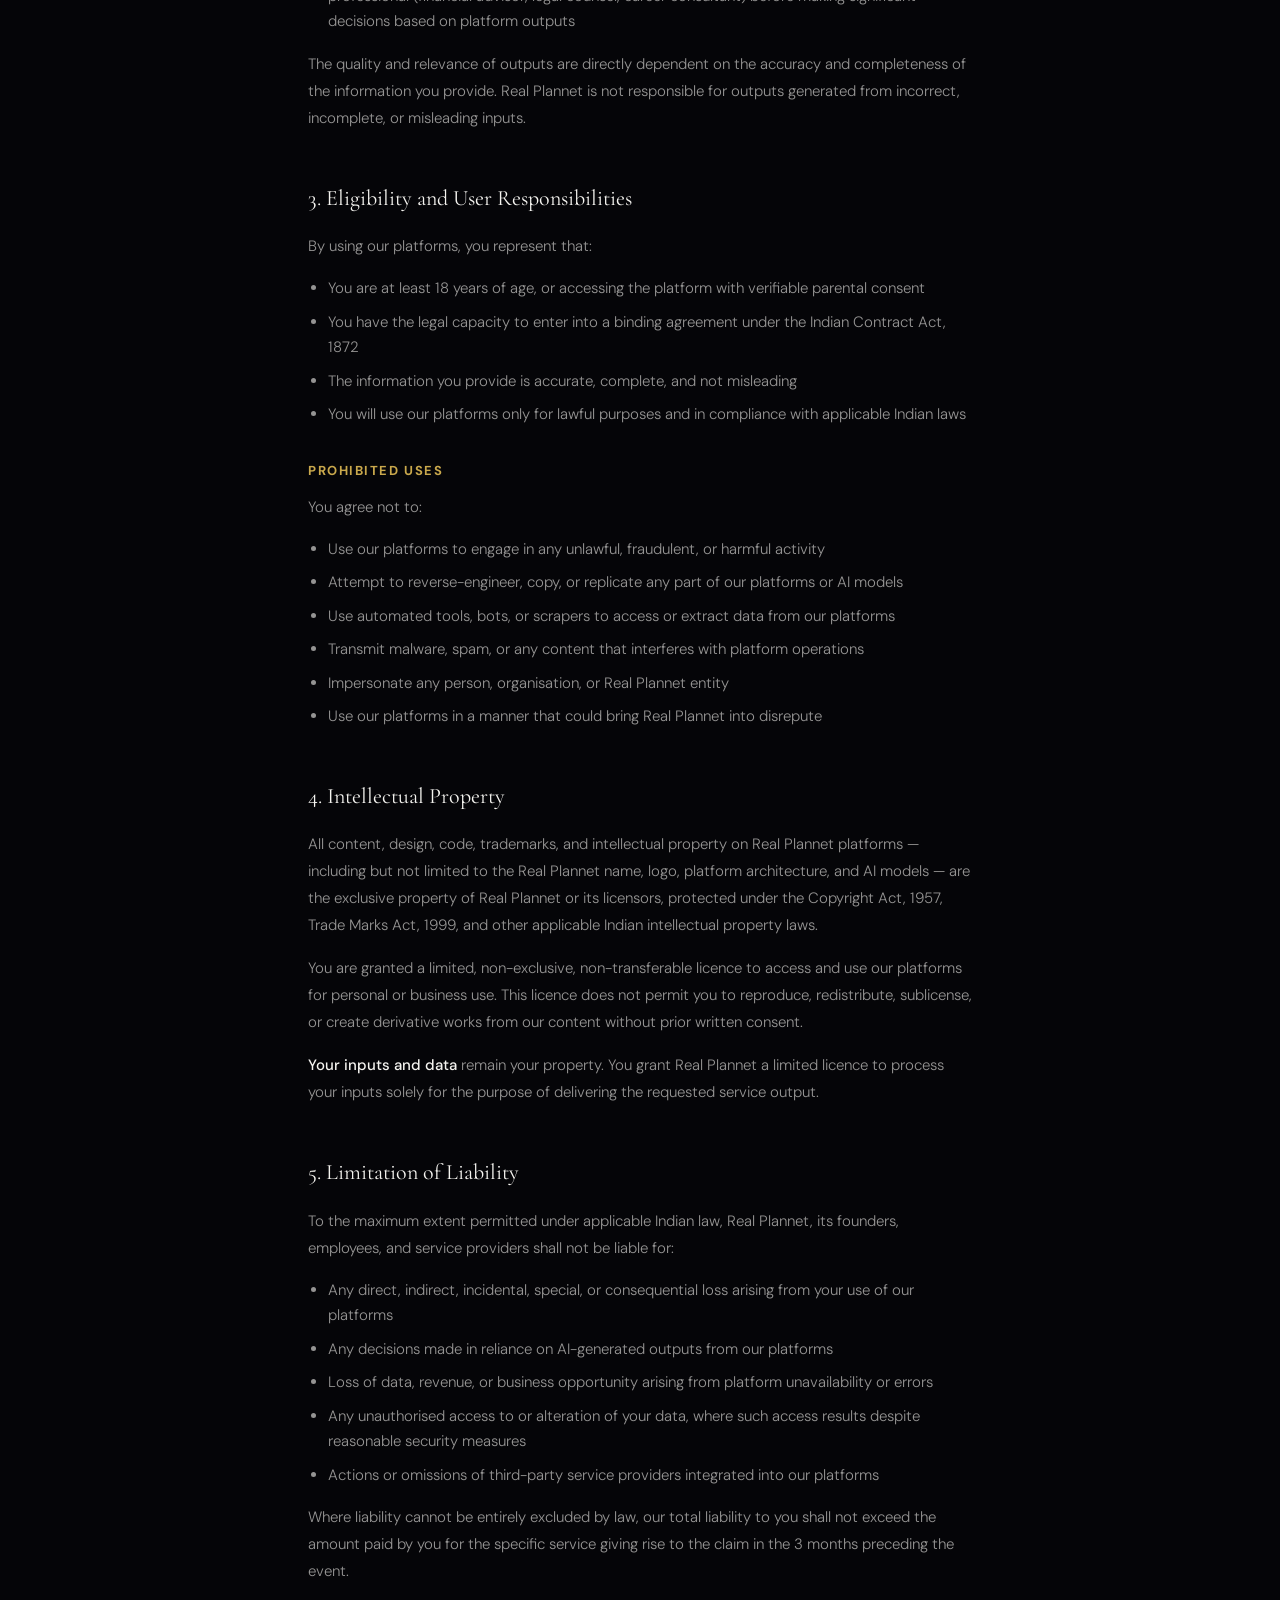
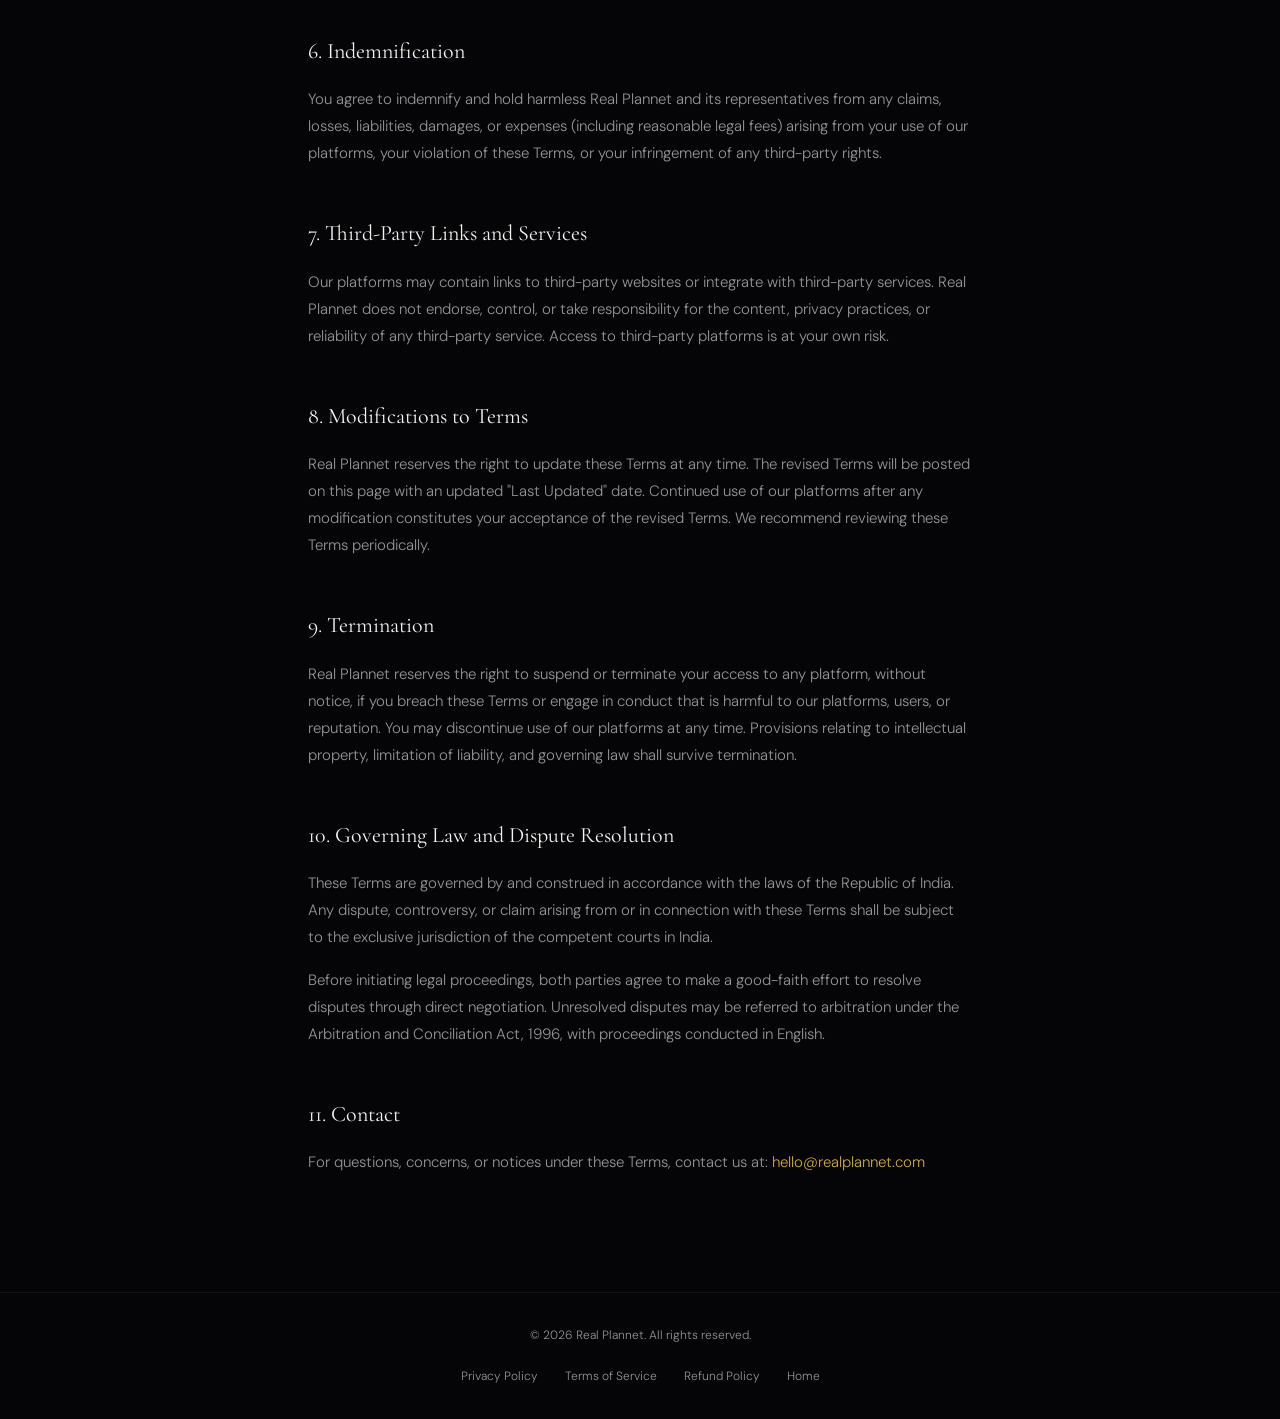
<file: terms.html>
<!DOCTYPE html>
<html lang="en">
<head>
<meta charset="UTF-8">
<!-- Termly Consent Banner — MUST be first script -->
<script src="https://app.termly.io/resource-blocker/7c511a4a-8949-4176-b0ae-2893ac09e19d?autoBlock=on"></script>
<!-- Google Tag Manager -->
<script>(function(w,d,s,l,i){w[l]=w[l]||[];w[l].push({'gtm.start':
new Date().getTime(),event:'gtm.js'});var f=d.getElementsByTagName(s)[0],
j=d.createElement(s),dl=l!='dataLayer'?'&l='+l:'';j.async=true;j.src=
'https://www.googletagmanager.com/gtm.js?id='+i+dl;f.parentNode.insertBefore(j,f);
})(window,document,'script','dataLayer','GTM-W5S9GM2N');</script>
<!-- End Google Tag Manager -->
<meta name="viewport" content="width=device-width, initial-scale=1.0">
<title>Terms of Service — Real Plannet</title>
<meta name="description" content="Terms of Service for Real Plannet platforms. Governing law: India. Covers AI-generated outputs, user responsibilities, and limitation of liability.">
<link rel="icon" href="assets/favicon.ico" sizes="any">
<link rel="canonical" href="https://realplannet.com/terms.html">
<meta property="og:type" content="website">
<meta property="og:site_name" content="Real Plannet">
<meta property="og:url" content="https://realplannet.com/terms.html">
<meta property="og:title" content="Terms of Service — Real Plannet">
<meta property="og:description" content="Terms of Service for Real Plannet platforms. Governing law: India. Covers AI-generated outputs, user responsibilities, and limitation of liability.">
<meta property="og:image" content="https://realplannet.com/assets/icon-512.png">
<meta name="twitter:card" content="summary">
<meta name="twitter:title" content="Terms of Service — Real Plannet">
<meta name="twitter:description" content="Terms of Service for Real Plannet platforms. Governing law: India. Covers AI-generated outputs, user responsibilities, and limitation of liability.">
<meta name="twitter:image" content="https://realplannet.com/assets/icon-512.png">
<link rel="preconnect" href="https://fonts.googleapis.com">
<link href="https://fonts.googleapis.com/css2?family=Cormorant+Garamond:ital,wght@0,300;0,400;0,600;1,300;1,400&family=DM+Sans:wght@300;400;500&display=swap" rel="stylesheet">
<style>
  :root {
    --black: #050508; --deep: #0a0a0f; --gold: #c9a84c;
    --gold-dim: rgba(201,168,76,0.15); --white: #f5f4f0;
    --white-dim: rgba(245,244,240,0.6);
    --font-display: 'Cormorant Garamond', serif;
    --font-body: 'DM Sans', sans-serif;
  }
  *, *::before, *::after { margin: 0; padding: 0; box-sizing: border-box; }
  html { scroll-behavior: smooth; }
  body { background: var(--black); color: var(--white); font-family: var(--font-body); font-weight: 300; line-height: 1.7; }
  nav { position: fixed; top: 0; left: 0; right: 0; z-index: 100; display: flex; align-items: center; justify-content: space-between; padding: 20px 48px; background: rgba(5,5,8,0.95); border-bottom: 1px solid rgba(201,168,76,0.08); backdrop-filter: blur(20px); }
  .logo { display: flex; align-items: center; gap: 12px; text-decoration: none; }
  .logo-text { font-family: var(--font-display); font-size: 20px; font-weight: 600; letter-spacing: 0.08em; color: var(--white); }
  .logo-text span { color: var(--gold); }
  .nav-back { color: var(--white-dim); text-decoration: none; font-size: 12px; letter-spacing: 0.1em; text-transform: uppercase; transition: color 0.3s; }
  .nav-back:hover { color: var(--gold); }
  .page-wrap { max-width: 760px; margin: 0 auto; padding: 140px 48px 100px; }
  .page-label { font-size: 11px; letter-spacing: 0.25em; text-transform: uppercase; color: var(--gold); margin-bottom: 16px; }
  .page-title { font-family: var(--font-display); font-size: clamp(36px, 5vw, 56px); font-weight: 300; line-height: 1.1; margin-bottom: 12px; }
  .page-meta { font-size: 13px; color: var(--white-dim); margin-bottom: 60px; padding-bottom: 40px; border-bottom: 1px solid rgba(201,168,76,0.1); }
  h2 { font-family: var(--font-display); font-size: 22px; font-weight: 400; color: var(--white); margin-top: 48px; margin-bottom: 16px; }
  h3 { font-size: 13px; letter-spacing: 0.12em; text-transform: uppercase; color: var(--gold); margin-top: 32px; margin-bottom: 12px; }
  p { font-size: 15px; color: var(--white-dim); margin-bottom: 16px; line-height: 1.8; }
  ul { margin: 0 0 16px 20px; }
  ul li { font-size: 15px; color: var(--white-dim); margin-bottom: 8px; line-height: 1.7; }
  strong { color: var(--white); font-weight: 500; }
  a { color: var(--gold); text-decoration: none; }
  a:hover { text-decoration: underline; }
  .highlight-box { border: 1px solid rgba(201,168,76,0.2); background: rgba(201,168,76,0.04); padding: 24px 28px; margin: 32px 0; }
  .highlight-box p { margin-bottom: 0; }
  .warning-box { border: 1px solid rgba(201,168,76,0.35); background: rgba(201,168,76,0.06); padding: 24px 28px; margin: 32px 0; }
  footer { border-top: 1px solid rgba(201,168,76,0.08); padding: 32px 48px; text-align: center; font-size: 12px; color: var(--white-dim); }
  footer a { color: var(--white-dim); margin: 0 12px; }
  footer a:hover { color: var(--gold); }
  @media (max-width: 640px) { nav { padding: 16px 20px; } .page-wrap { padding: 120px 20px 80px; } footer { padding: 24px 20px; } }
</style>
</head>
<body>
<!-- Google Tag Manager (noscript) -->
<noscript><iframe src="https://www.googletagmanager.com/ns.html?id=GTM-W5S9GM2N"
height="0" width="0" style="display:none;visibility:hidden"></iframe></noscript>
<!-- End Google Tag Manager (noscript) -->


<nav>
  <a href="/" class="logo"><span class="logo-text">Real <span>Plannet</span></span></a>
  <a href="/" class="nav-back">← Back to Home</a>
</nav>

<div class="page-wrap">

  <p class="page-label">Legal</p>
  <h1 class="page-title">Terms of Service</h1>
  <p class="page-meta">Effective Date: 1 June 2025 &nbsp;·&nbsp; Last Updated: 1 June 2026 &nbsp;·&nbsp; Governing Law: Republic of India</p>

  <div class="highlight-box">
    <p>These Terms of Service govern your access to and use of all platforms, tools, and services operated by <strong>Real Plannet</strong> (MSME Registered, India), including Career Blueprint, Wealth Compass, Digital Presence, and any current or future product offered under the Real Plannet brand. By accessing or using any Real Plannet platform, you agree to be bound by these Terms. If you do not agree, please discontinue use immediately.</p>
  </div>

  <h2>1. Nature of Services</h2>
  <p>Real Plannet provides digital tools and platforms designed to simplify decision-making across career planning, wealth management, digital presence, and related domains. Our platforms may incorporate artificial intelligence and automated processing to generate outputs based on information you provide.</p>
  <p>Our services are offered on an "as available" basis. We continuously improve our platforms and reserve the right to modify, suspend, or discontinue any feature or service at any time with reasonable notice where feasible.</p>

  <h2>2. AI-Generated Outputs — Important Disclaimer</h2>

  <div class="warning-box">
    <p><strong>Please read this section carefully.</strong> It defines the nature and limitations of outputs produced by Real Plannet platforms.</p>
  </div>

  <p>Several Real Plannet platforms use artificial intelligence to process user-provided inputs and generate personalised outputs — including but not limited to career assessments, financial insights, website recommendations, and planning tools.</p>

  <h3>What AI Outputs Are</h3>
  <ul>
    <li>Informational and analytical outputs generated from the data you provide</li>
    <li>Tools to support your thinking, planning, and decision-making process</li>
    <li>Simplified frameworks to help you organise and evaluate your options</li>
  </ul>

  <h3>What AI Outputs Are Not</h3>
  <ul>
    <li><strong>Not professional advice:</strong> Outputs from our career, wealth, or business platforms do not constitute professional financial, legal, investment, tax, or career advice</li>
    <li><strong>Not guaranteed:</strong> AI-generated results are based on the inputs provided and available training data — they may be incomplete, inaccurate, or not suitable for your specific circumstances</li>
    <li><strong>Not a substitute for professional consultation:</strong> You are strongly advised to consult a qualified professional (financial advisor, legal counsel, career consultant) before making significant decisions based on platform outputs</li>
  </ul>

  <p>The quality and relevance of outputs are directly dependent on the accuracy and completeness of the information you provide. Real Plannet is not responsible for outputs generated from incorrect, incomplete, or misleading inputs.</p>

  <h2>3. Eligibility and User Responsibilities</h2>
  <p>By using our platforms, you represent that:</p>
  <ul>
    <li>You are at least 18 years of age, or accessing the platform with verifiable parental consent</li>
    <li>You have the legal capacity to enter into a binding agreement under the Indian Contract Act, 1872</li>
    <li>The information you provide is accurate, complete, and not misleading</li>
    <li>You will use our platforms only for lawful purposes and in compliance with applicable Indian laws</li>
  </ul>

  <h3>Prohibited Uses</h3>
  <p>You agree not to:</p>
  <ul>
    <li>Use our platforms to engage in any unlawful, fraudulent, or harmful activity</li>
    <li>Attempt to reverse-engineer, copy, or replicate any part of our platforms or AI models</li>
    <li>Use automated tools, bots, or scrapers to access or extract data from our platforms</li>
    <li>Transmit malware, spam, or any content that interferes with platform operations</li>
    <li>Impersonate any person, organisation, or Real Plannet entity</li>
    <li>Use our platforms in a manner that could bring Real Plannet into disrepute</li>
  </ul>

  <h2>4. Intellectual Property</h2>
  <p>All content, design, code, trademarks, and intellectual property on Real Plannet platforms — including but not limited to the Real Plannet name, logo, platform architecture, and AI models — are the exclusive property of Real Plannet or its licensors, protected under the Copyright Act, 1957, Trade Marks Act, 1999, and other applicable Indian intellectual property laws.</p>
  <p>You are granted a limited, non-exclusive, non-transferable licence to access and use our platforms for personal or business use. This licence does not permit you to reproduce, redistribute, sublicense, or create derivative works from our content without prior written consent.</p>
  <p><strong>Your inputs and data</strong> remain your property. You grant Real Plannet a limited licence to process your inputs solely for the purpose of delivering the requested service output.</p>

  <h2>5. Limitation of Liability</h2>
  <p>To the maximum extent permitted under applicable Indian law, Real Plannet, its founders, employees, and service providers shall not be liable for:</p>
  <ul>
    <li>Any direct, indirect, incidental, special, or consequential loss arising from your use of our platforms</li>
    <li>Any decisions made in reliance on AI-generated outputs from our platforms</li>
    <li>Loss of data, revenue, or business opportunity arising from platform unavailability or errors</li>
    <li>Any unauthorised access to or alteration of your data, where such access results despite reasonable security measures</li>
    <li>Actions or omissions of third-party service providers integrated into our platforms</li>
  </ul>
  <p>Where liability cannot be entirely excluded by law, our total liability to you shall not exceed the amount paid by you for the specific service giving rise to the claim in the 3 months preceding the event.</p>

  <h2>6. Indemnification</h2>
  <p>You agree to indemnify and hold harmless Real Plannet and its representatives from any claims, losses, liabilities, damages, or expenses (including reasonable legal fees) arising from your use of our platforms, your violation of these Terms, or your infringement of any third-party rights.</p>

  <h2>7. Third-Party Links and Services</h2>
  <p>Our platforms may contain links to third-party websites or integrate with third-party services. Real Plannet does not endorse, control, or take responsibility for the content, privacy practices, or reliability of any third-party service. Access to third-party platforms is at your own risk.</p>

  <h2>8. Modifications to Terms</h2>
  <p>Real Plannet reserves the right to update these Terms at any time. The revised Terms will be posted on this page with an updated "Last Updated" date. Continued use of our platforms after any modification constitutes your acceptance of the revised Terms. We recommend reviewing these Terms periodically.</p>

  <h2>9. Termination</h2>
  <p>Real Plannet reserves the right to suspend or terminate your access to any platform, without notice, if you breach these Terms or engage in conduct that is harmful to our platforms, users, or reputation. You may discontinue use of our platforms at any time. Provisions relating to intellectual property, limitation of liability, and governing law shall survive termination.</p>

  <h2>10. Governing Law and Dispute Resolution</h2>
  <p>These Terms are governed by and construed in accordance with the laws of the Republic of India. Any dispute, controversy, or claim arising from or in connection with these Terms shall be subject to the exclusive jurisdiction of the competent courts in India.</p>
  <p>Before initiating legal proceedings, both parties agree to make a good-faith effort to resolve disputes through direct negotiation. Unresolved disputes may be referred to arbitration under the Arbitration and Conciliation Act, 1996, with proceedings conducted in English.</p>

  <h2>11. Contact</h2>
  <p>For questions, concerns, or notices under these Terms, contact us at: <a href="mailto:hello@realplannet.com">hello@realplannet.com</a></p>

</div>

<footer>
  <span>© 2026 Real Plannet. All rights reserved.</span><br><br>
  <a href="/privacy.html">Privacy Policy</a>
  <a href="/terms.html">Terms of Service</a>
  <a href="/refund.html">Refund Policy</a>
  <a href="/">Home</a>
</footer>

</body>
</html>
</file>
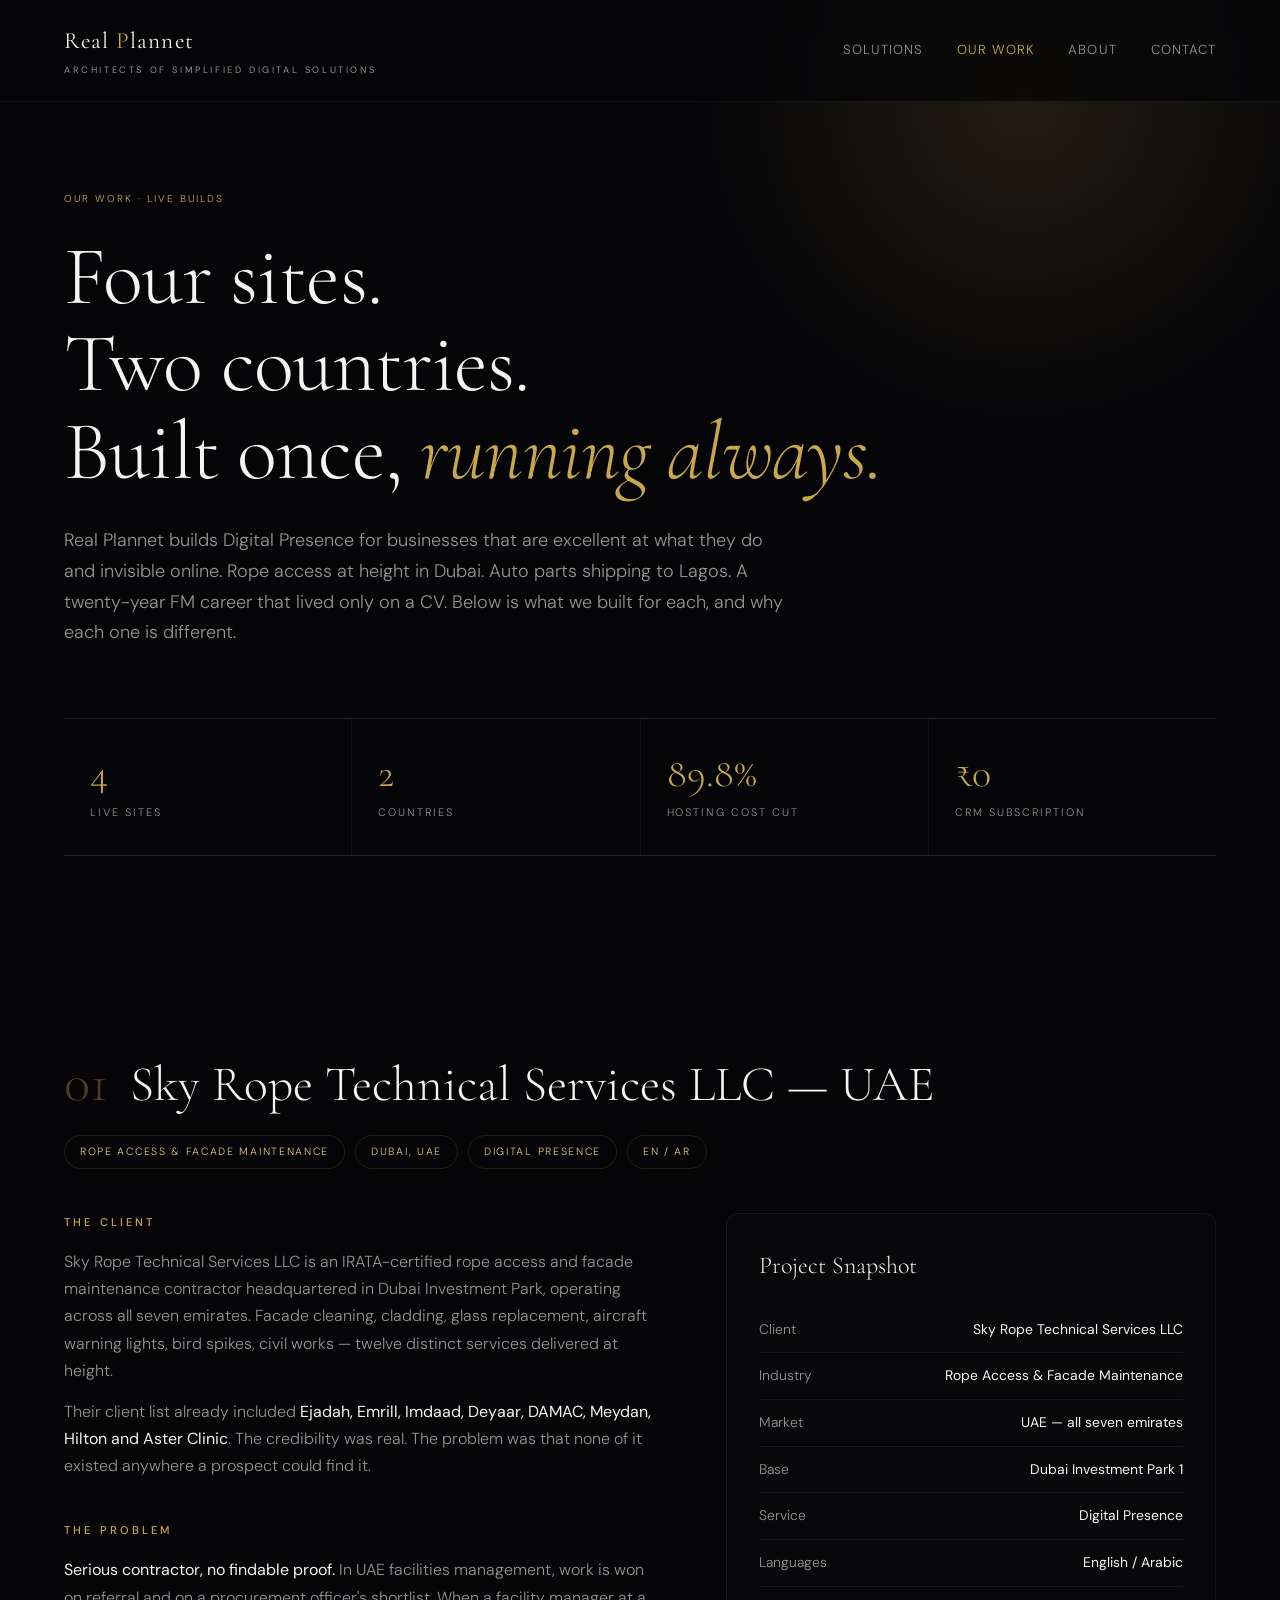
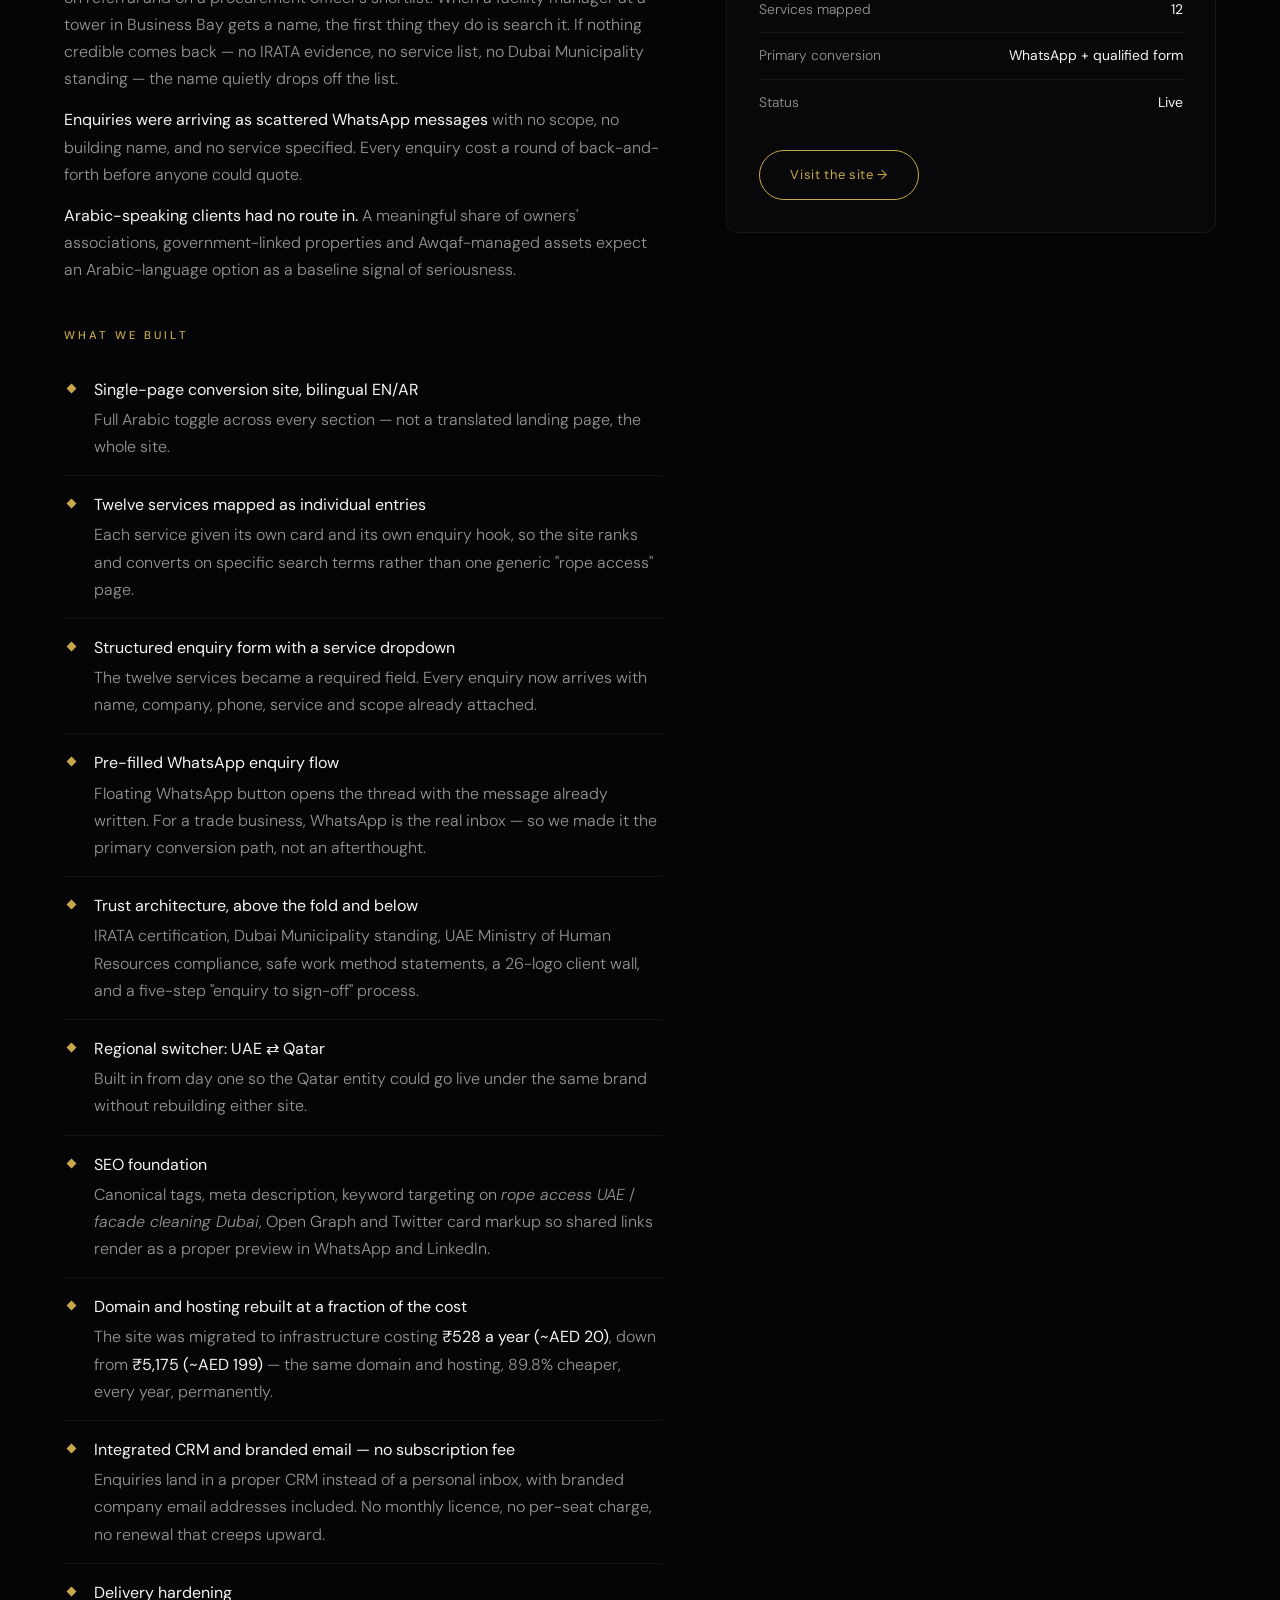
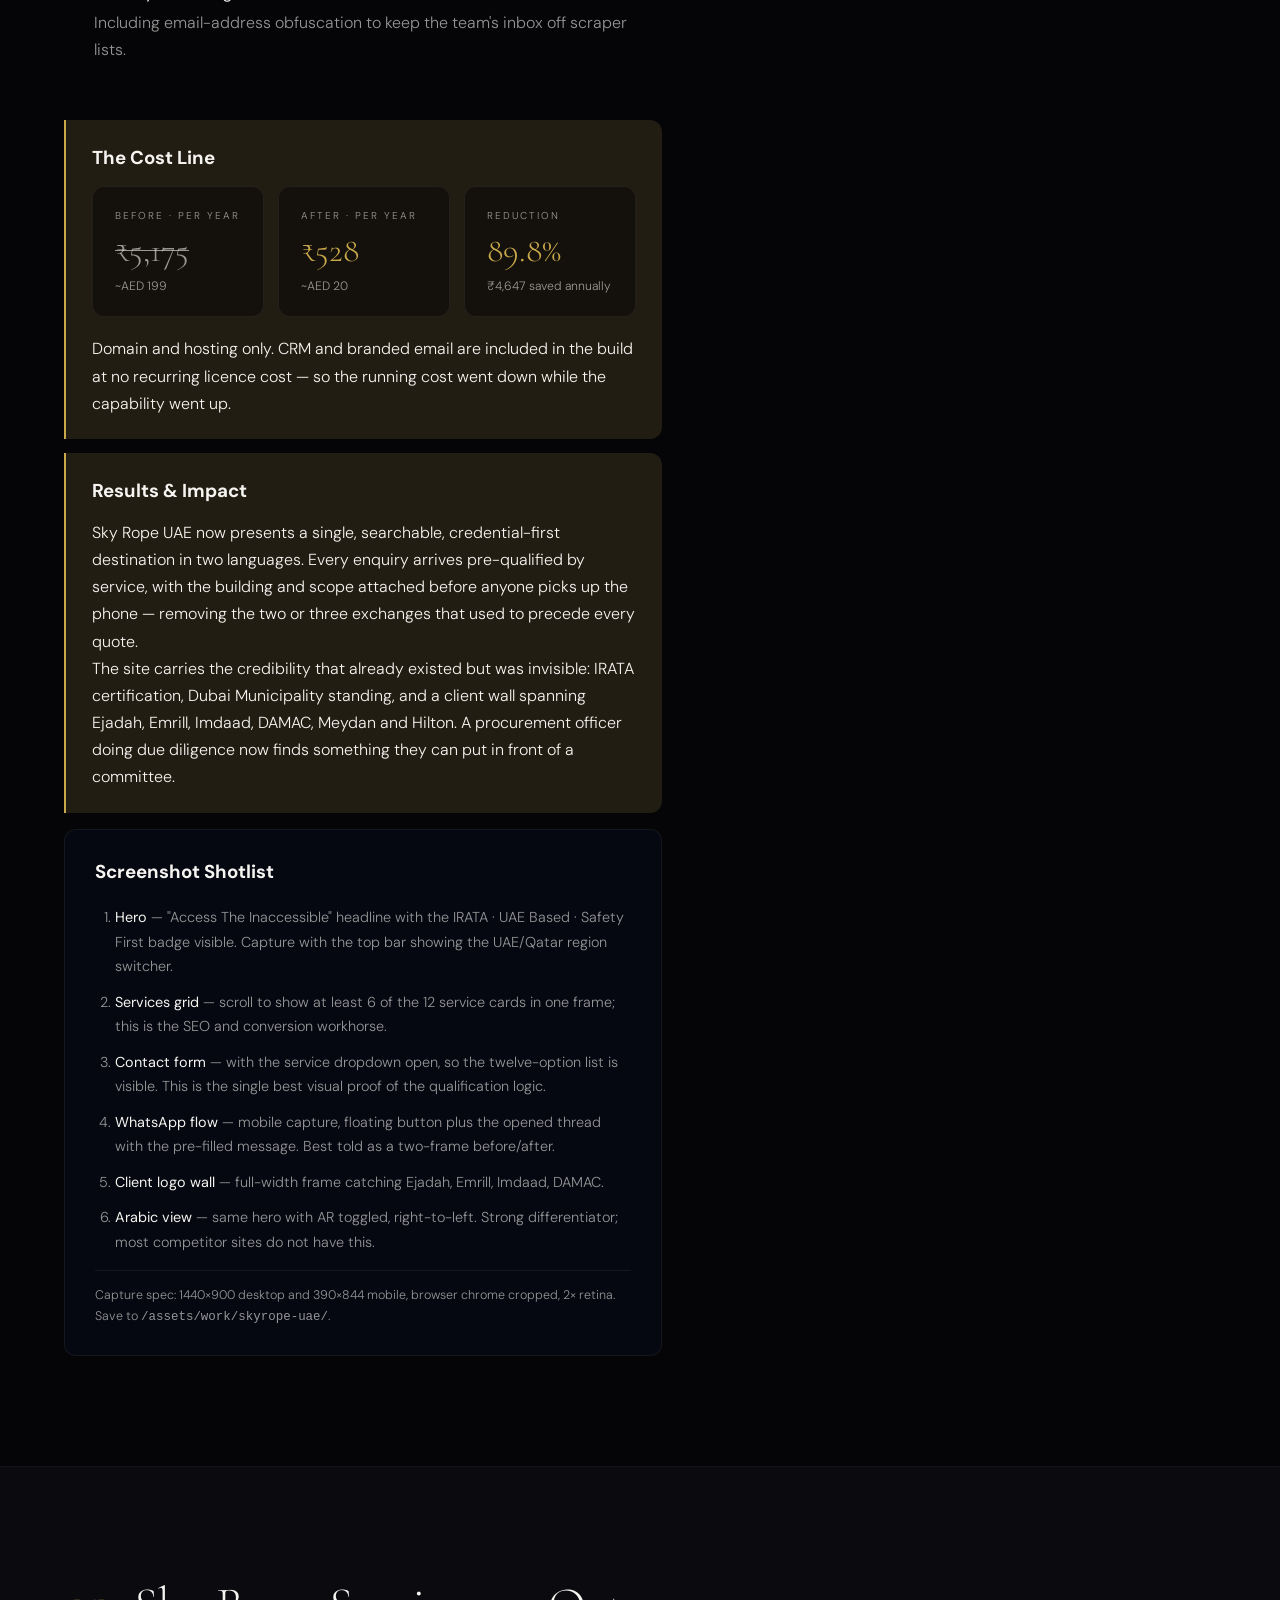
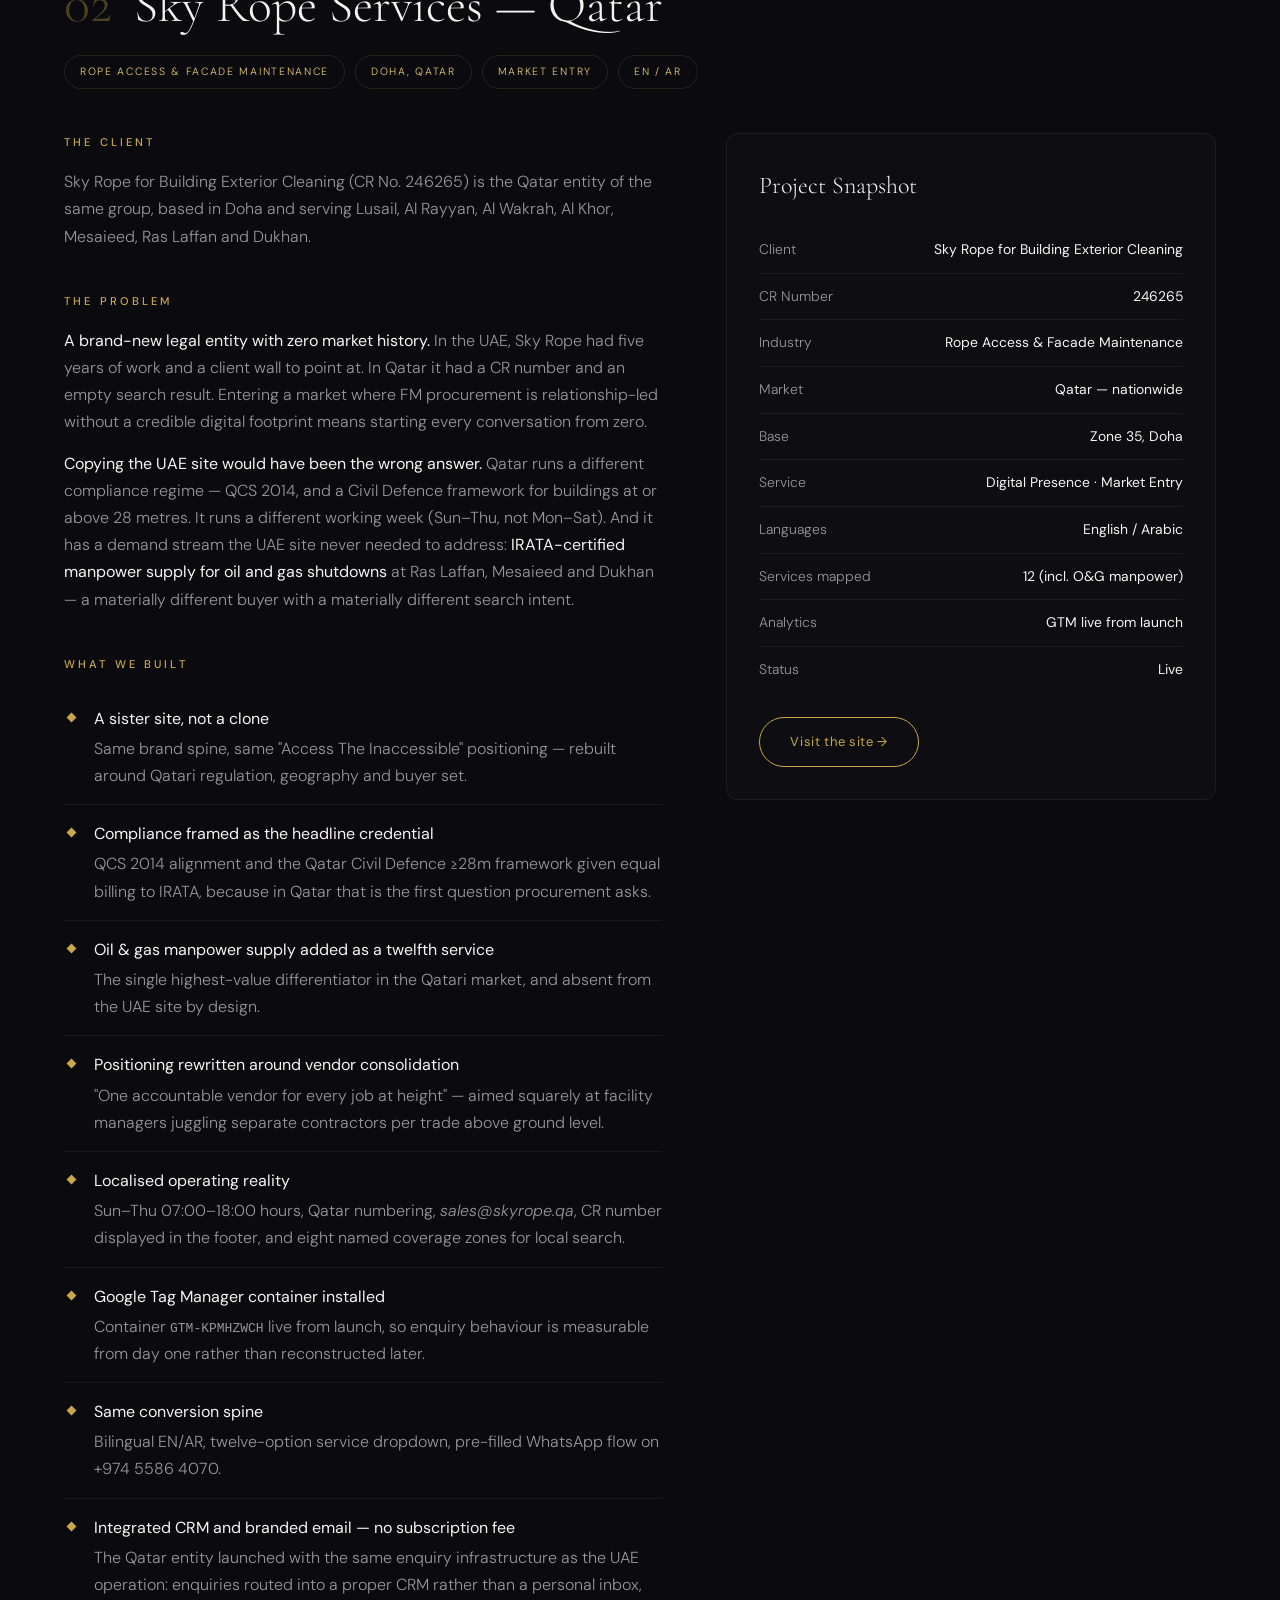
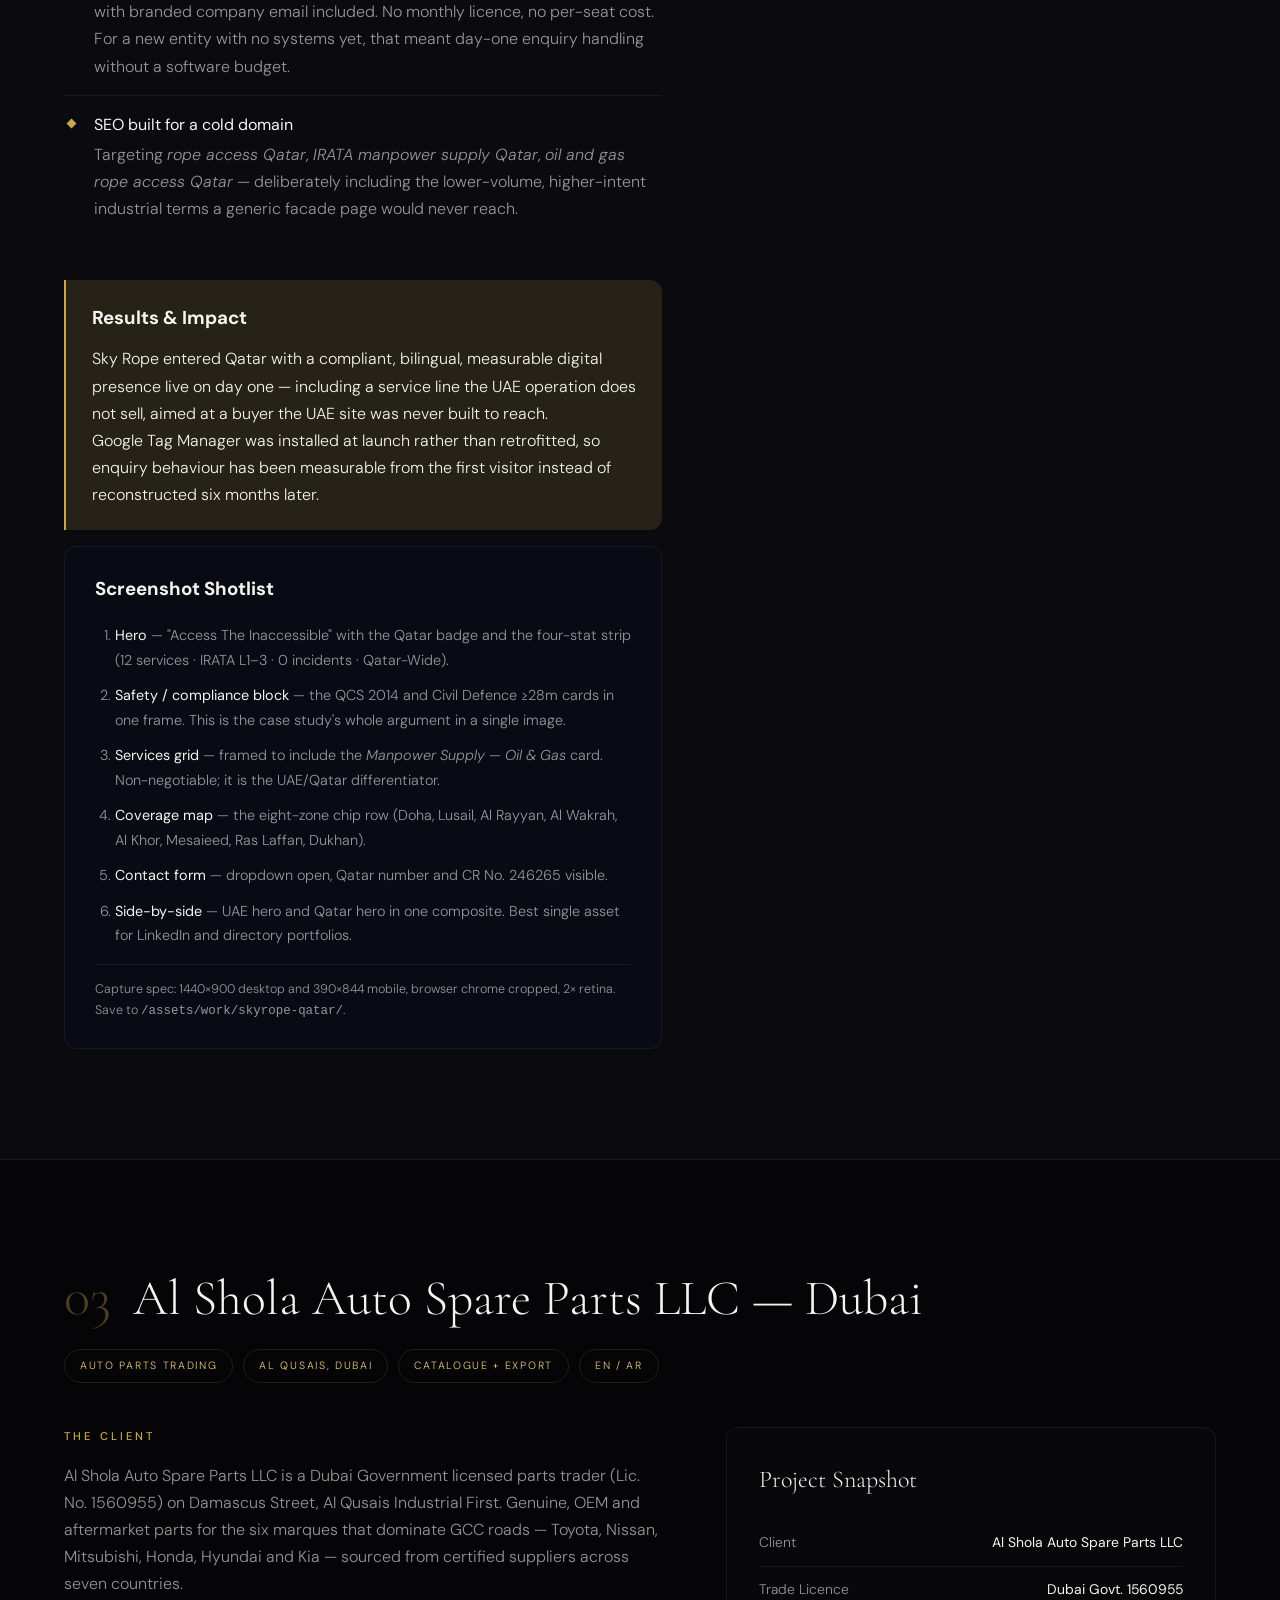
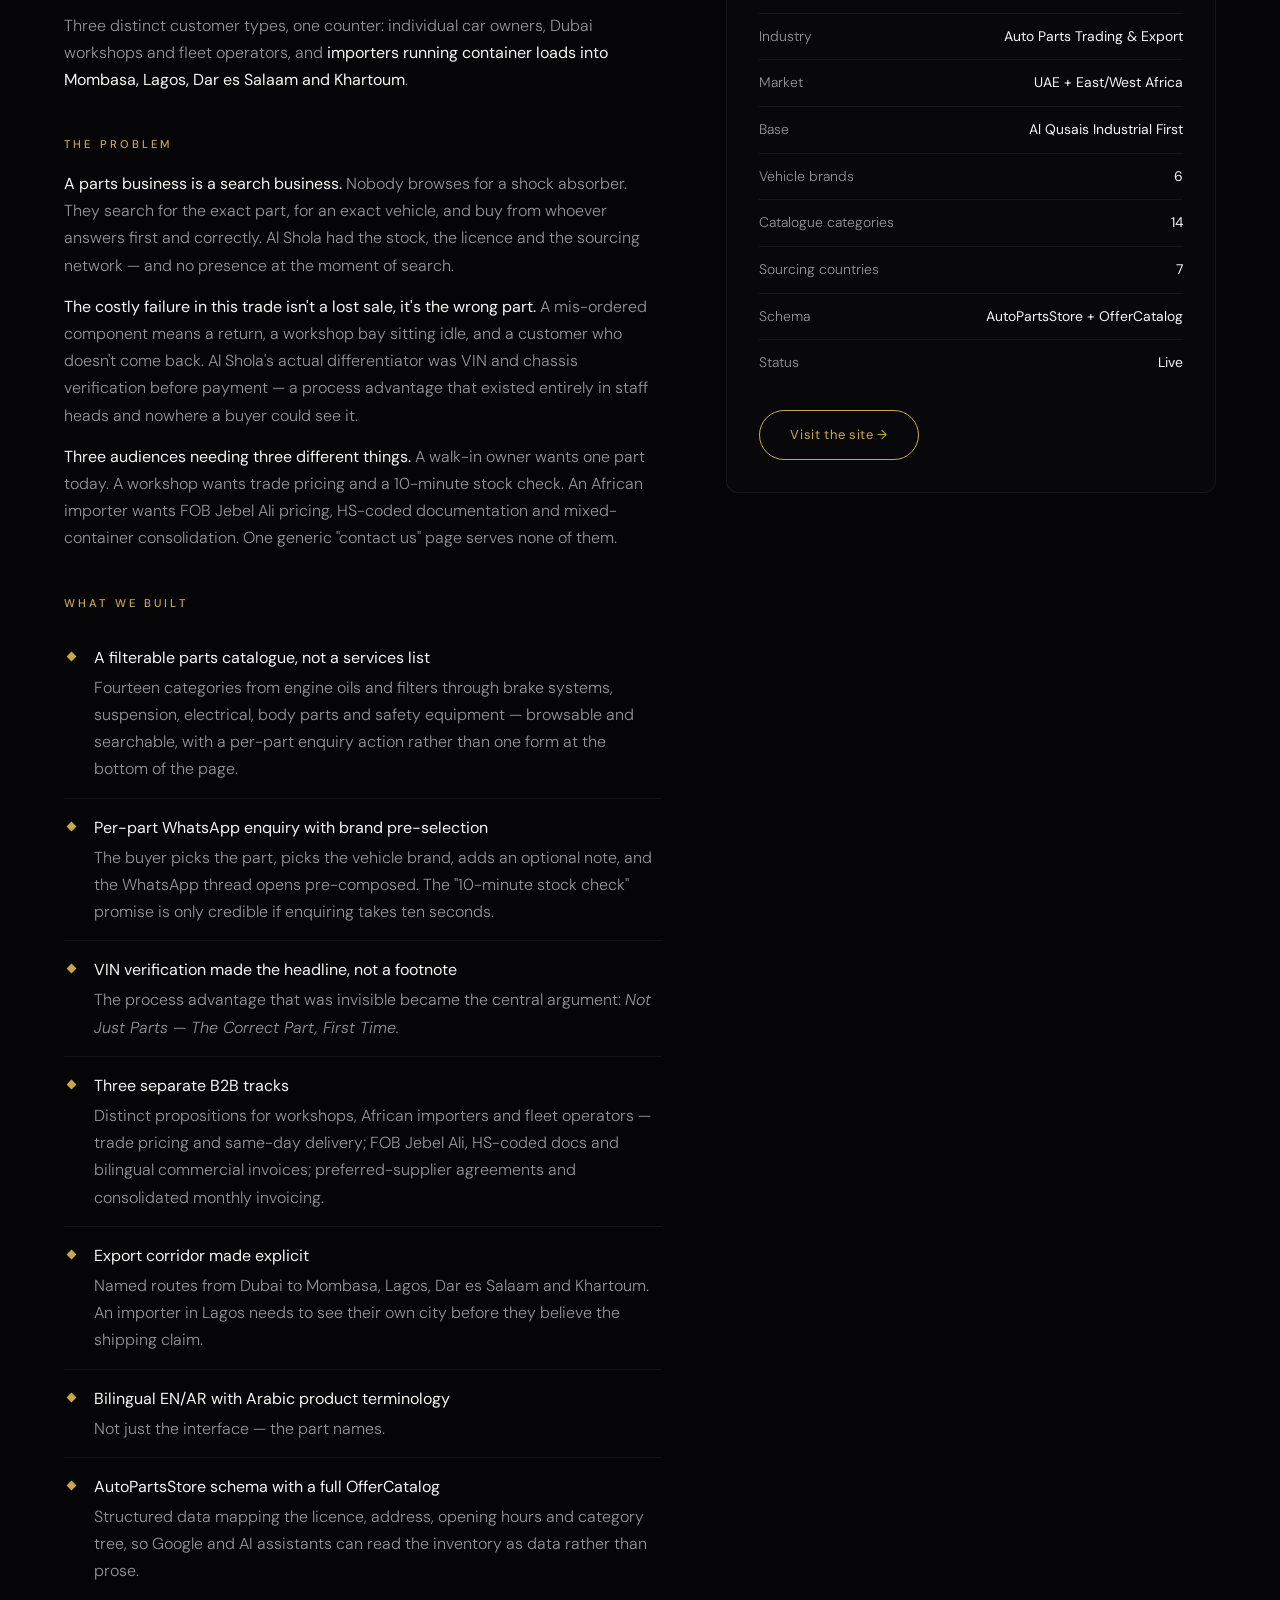
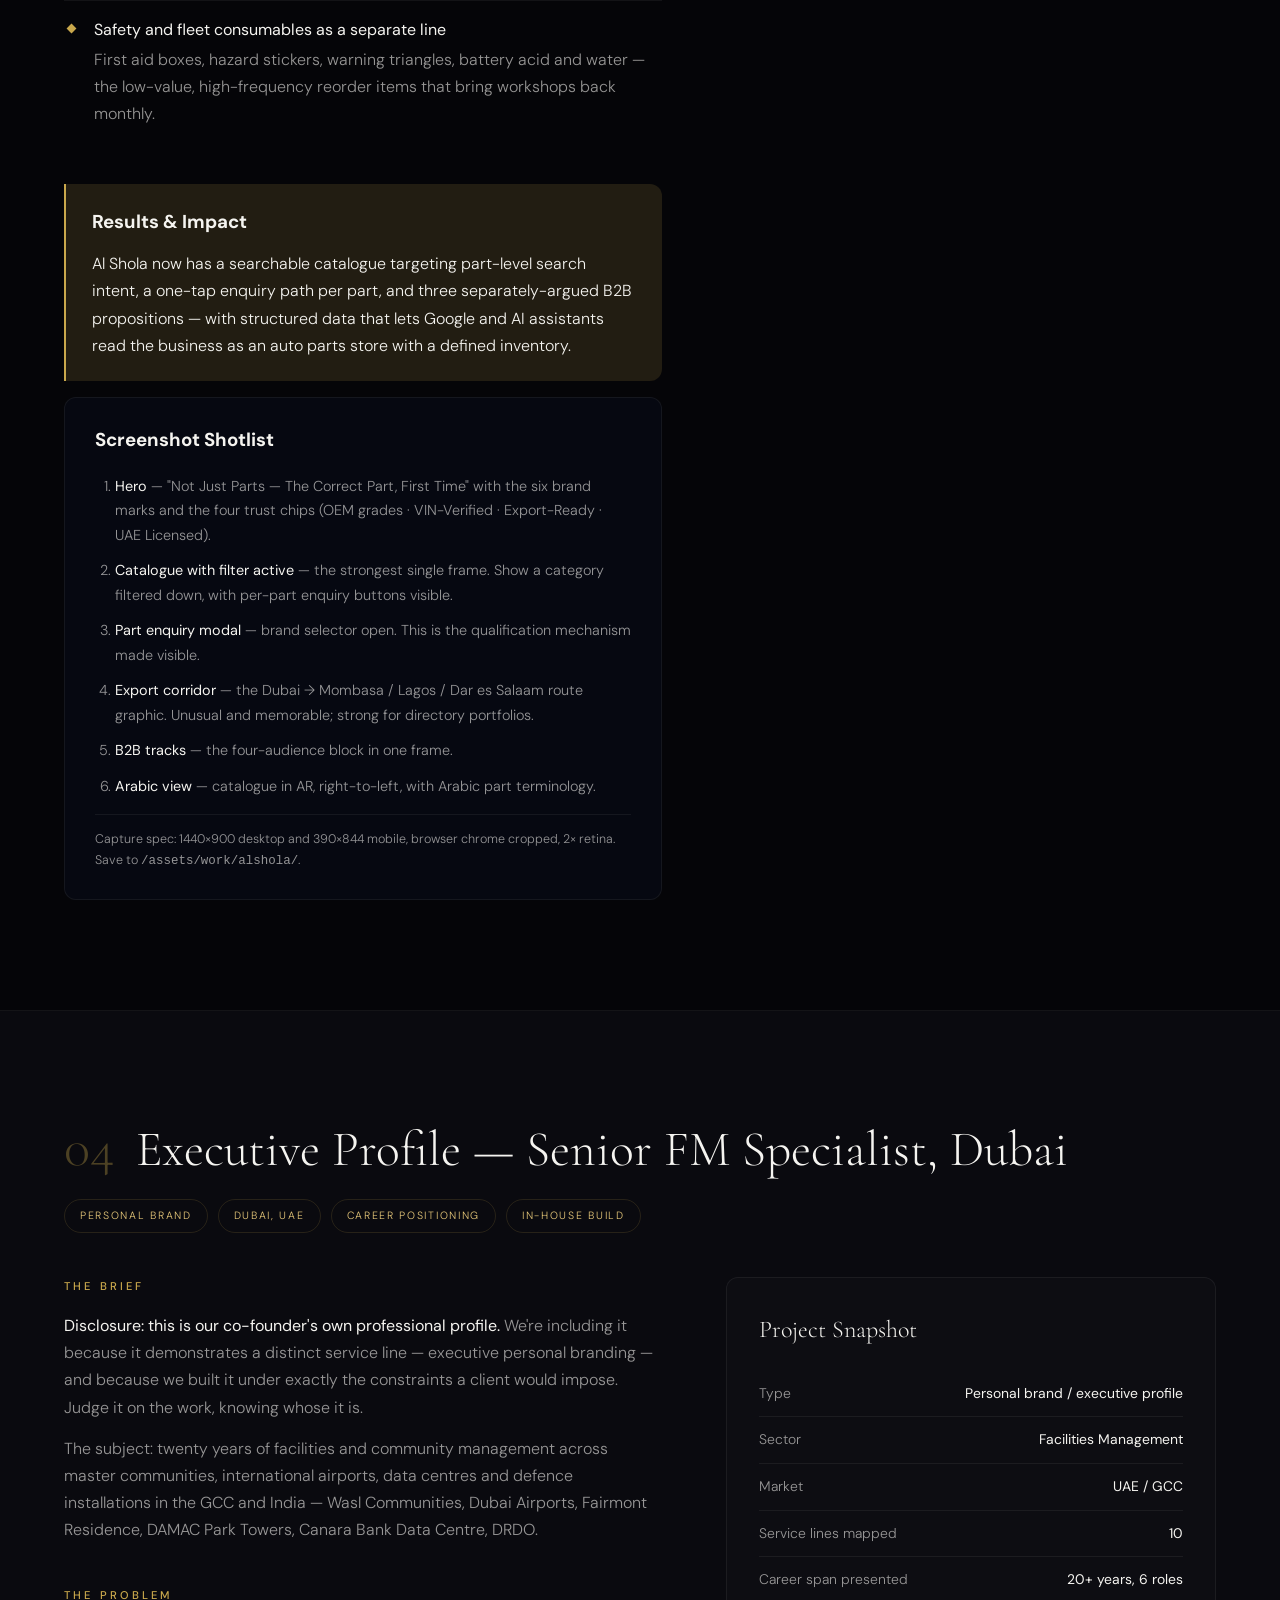
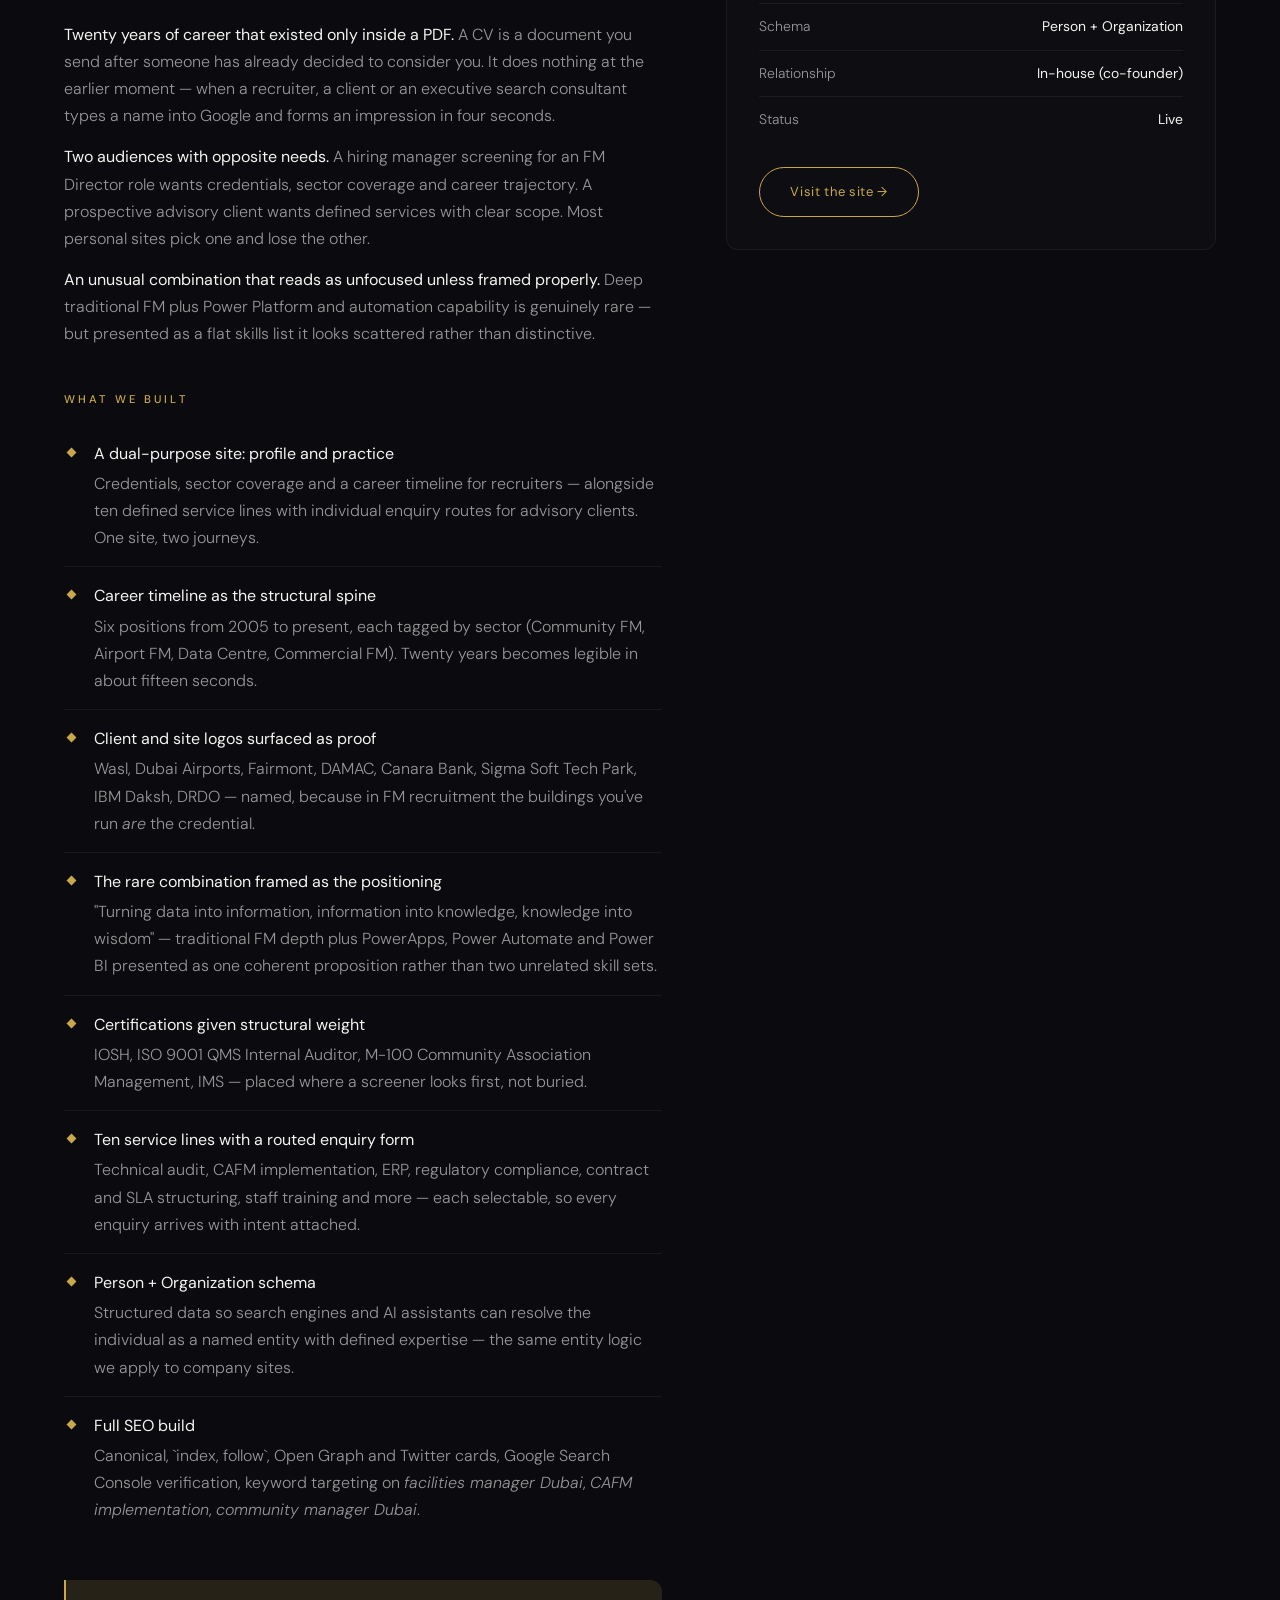
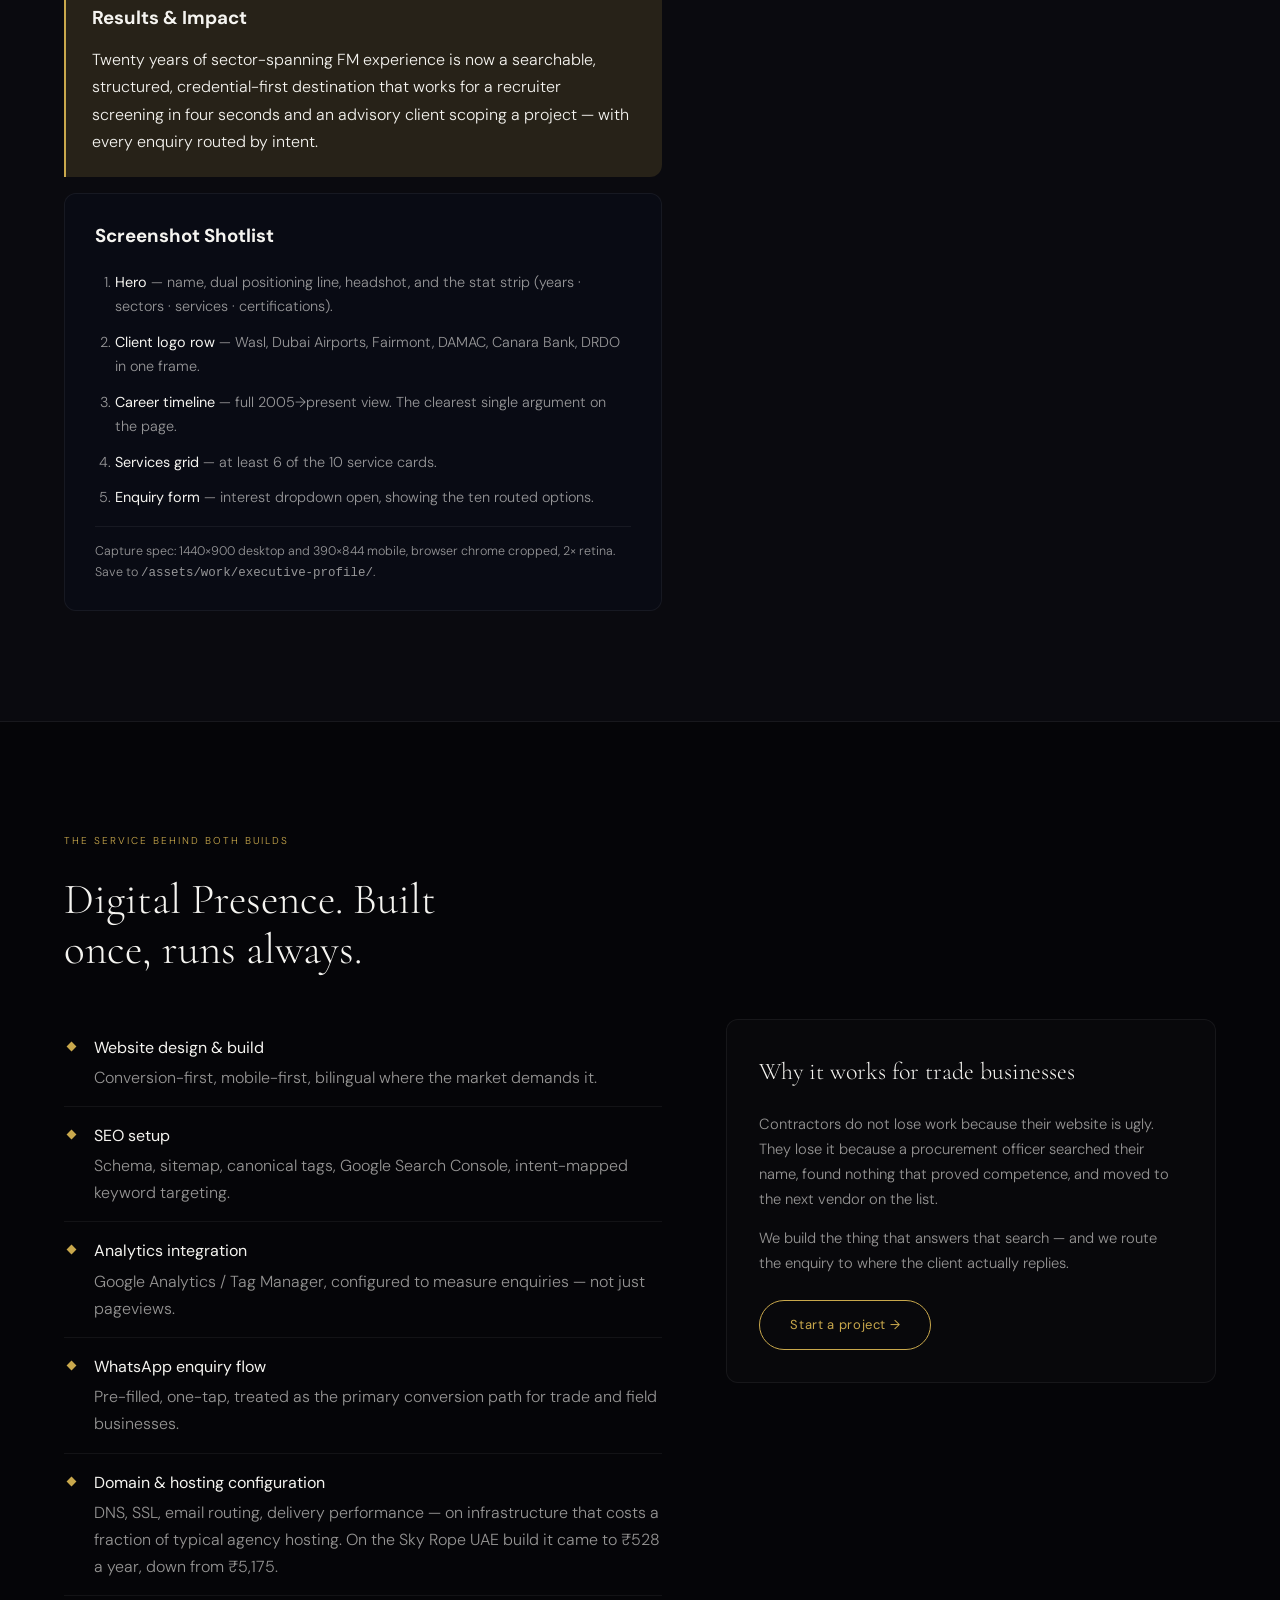
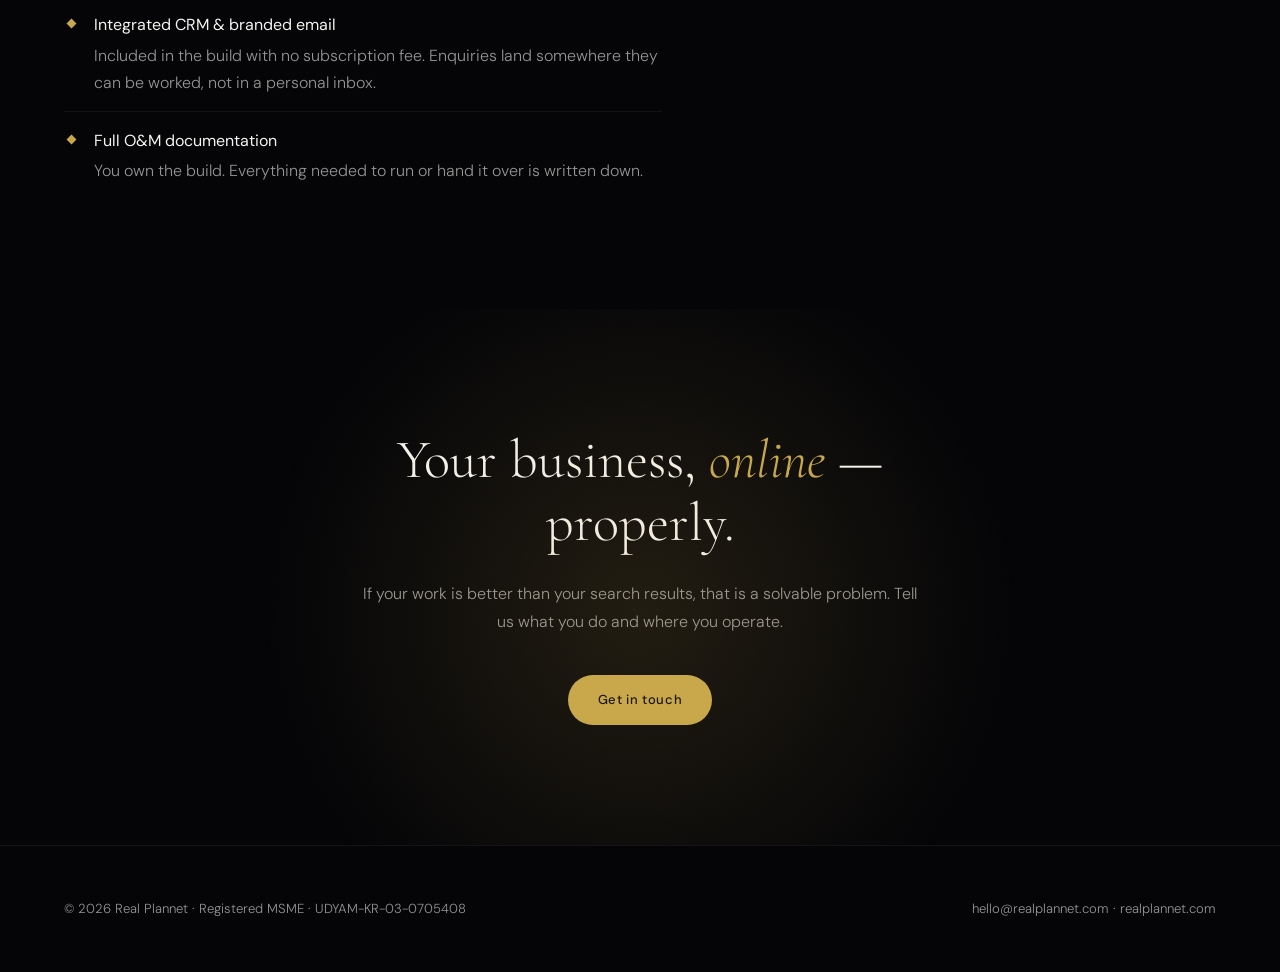
<file: work.html>
<!DOCTYPE html>
<html lang="en">
<head>
<meta charset="UTF-8">
<meta name="viewport" content="width=device-width, initial-scale=1.0">
<title>Our Work — Real Plannet | Digital Presence Case Studies</title>
<meta name="description" content="Real Plannet case studies: bilingual websites, SEO, analytics and WhatsApp lead capture built for Sky Rope Technical Services (UAE), Sky Rope Services (Qatar), Al Shola Auto Spare Parts (Dubai) and a senior FM executive profile.">
<link rel="canonical" href="https://realplannet.com/work.html">
<meta property="og:type" content="website">
<meta property="og:site_name" content="Real Plannet">
<meta property="og:title" content="Our Work — Real Plannet">
<meta property="og:description" content="Four live builds across the UAE and Qatar. Bilingual sites, SEO, analytics and WhatsApp lead capture — built once, running always.">
<meta property="og:url" content="https://realplannet.com/work.html">
<meta property="og:image" content="https://realplannet.com/assets/icon-512.png">
<meta name="twitter:card" content="summary_large_image">
<meta name="twitter:title" content="Our Work — Real Plannet">
<meta name="twitter:description" content="Four live builds across the UAE and Qatar. Bilingual sites, SEO, analytics and WhatsApp lead capture.">
<meta name="twitter:image" content="https://realplannet.com/assets/icon-512.png">
<link rel="icon" href="/favicon.ico">
<link rel="apple-touch-icon" href="/apple-touch-icon.png">
<link rel="preconnect" href="https://fonts.googleapis.com">
<link rel="preconnect" href="https://fonts.gstatic.com" crossorigin>
<link href="https://fonts.googleapis.com/css2?family=Cormorant+Garamond:ital,wght@0,300;0,400;0,600;1,300;1,400&family=DM+Sans:wght@300;400;500&display=swap" rel="stylesheet">

<!-- ============================================================
     DEV NOTE — Real Plannet "Our Work" page
     Built to Brand Guidelines v1.0 (2026):
       · Palette + type stack per section 01/02
       · Section labels 10px / 0.2em / uppercase / gold
       · Buttons: 100px pill, DM Sans 500, 13px, 0.05em, 14px 30px
         gold filled = primary (one per section), ghost = secondary
       · Cards 12px radius
       · Logo: gold "P" in "Plannet" only — core signature, never remove

     ⚠️ KNOWN INCONSISTENCY: index.html's nav renders the whole word
     "Plannet" in gold. The brand guide specifies the P only. This page
     follows the guide. Reconcile the two before wider rollout.

     METRICS: Sky Rope figures are client-supplied and approved for
     publication. AED conversions at 1 AED = 25.97 INR (14 Aug 2026) —
     recheck if the rate moves materially.
     ============================================================ -->

<style>
:root{
  --black:#050508;
  --deep:#0a0a0f;
  --navy:#080d1a;
  --gold:#c9a84c;
  --gold-light:#e8c97a;
  --gold-dim:rgba(201,168,76,0.15);
  --white:#f5f4f0;
  --white-dim:rgba(245,244,240,0.6);
  --white-faint:rgba(245,244,240,0.06);
  --radius-card:12px;
  --radius-pill:100px;
  --font-display:'Cormorant Garamond', serif;
  --font-body:'DM Sans', sans-serif;
}
*{margin:0;padding:0;box-sizing:border-box}
html{scroll-behavior:smooth}
body{
  background:var(--black);
  color:var(--white);
  font-family:var(--font-body);
  font-weight:300;
  line-height:1.7;
  -webkit-font-smoothing:antialiased;
  overflow-x:hidden;
}
a{color:inherit;text-decoration:none}
img{max-width:100%;display:block}
.wrap{width:min(1180px,90vw);margin:0 auto}

/* ---------- nav ---------- */
.nav{
  position:fixed;top:0;left:0;right:0;z-index:100;
  padding:22px 0;
  background:rgba(5,5,8,0.72);
  backdrop-filter:blur(18px);
  border-bottom:1px solid var(--white-faint);
}
.nav .wrap{display:flex;align-items:center;justify-content:space-between;gap:24px}
/* Brand guide 03: the gold second "P" in "Plannet" is a core brand
   signature — never remove it. Only the P is gold, not the whole word. */
.brand{font-family:var(--font-display);font-size:1.45rem;font-weight:400;letter-spacing:.05em}
.brand .g{color:var(--gold)}
.brand small{
  display:block;font-family:var(--font-body);font-size:.58rem;
  letter-spacing:.28em;text-transform:uppercase;color:var(--white-dim);margin-top:2px
}
.nav-links{display:flex;gap:34px;font-size:.82rem;letter-spacing:.08em;text-transform:uppercase}
.nav-links a{color:var(--white-dim);transition:color .3s}
.nav-links a:hover,.nav-links a.active{color:var(--gold)}
@media(max-width:820px){.nav-links{display:none}}

/* ---------- hero ---------- */
.hero{padding:190px 0 90px;position:relative;overflow:hidden}
.hero::after{
  content:'';position:absolute;top:-30%;right:-10%;width:60vw;height:60vw;
  background:radial-gradient(circle,var(--gold-dim) 0%,transparent 62%);
  pointer-events:none;
}
/* Brand guide 02/05: section label — 10px · 0.2em · uppercase · gold */
.eyebrow{
  font-size:10px;letter-spacing:.2em;text-transform:uppercase;
  color:var(--gold);margin-bottom:26px;display:block
}
h1{
  font-family:var(--font-display);font-weight:300;
  font-size:clamp(2.9rem,7vw,5.2rem);line-height:1.05;letter-spacing:-.01em
}
h1 em{font-style:italic;color:var(--gold)}
.lede{
  max-width:60ch;margin-top:30px;color:var(--white-dim);
  font-size:clamp(1rem,1.5vw,1.13rem)
}

/* ---------- stat strip ---------- */
.stats{
  display:grid;grid-template-columns:repeat(auto-fit,minmax(150px,1fr));
  gap:1px;background:var(--white-faint);
  border-top:1px solid var(--white-faint);border-bottom:1px solid var(--white-faint);
  margin-top:70px
}
.stat{background:var(--black);padding:34px 26px}
.stat b{
  display:block;font-family:var(--font-display);font-size:2.5rem;
  font-weight:300;color:var(--gold);line-height:1
}
.stat span{
  display:block;margin-top:10px;font-size:.68rem;
  letter-spacing:.18em;text-transform:uppercase;color:var(--white-dim)
}

/* ---------- case study ---------- */
.case{padding:110px 0;border-bottom:1px solid var(--white-faint)}
.case:nth-of-type(even){background:var(--deep)}
.case-head{display:flex;align-items:baseline;gap:22px;flex-wrap:wrap;margin-bottom:14px}
.case-num{
  font-family:var(--font-display);font-size:3.4rem;
  color:var(--gold);opacity:.35;line-height:1
}
.case h2{
  font-family:var(--font-display);font-weight:300;
  font-size:clamp(2rem,4vw,3.1rem);line-height:1.12
}
.case-meta{
  display:flex;gap:10px;flex-wrap:wrap;margin:22px 0 44px
}
.tag{
  font-size:.66rem;letter-spacing:.16em;text-transform:uppercase;
  padding:7px 15px;border:1px solid var(--gold-dim);
  border-radius:999px;color:var(--gold-light)
}
.grid{display:grid;grid-template-columns:1.1fr .9fr;gap:64px}
@media(max-width:900px){.grid{grid-template-columns:1fr;gap:44px}}

.block{margin-bottom:42px}
.block h3{
  font-size:.7rem;letter-spacing:.28em;text-transform:uppercase;
  color:var(--gold);margin-bottom:16px;font-weight:500
}
.block p{color:var(--white-dim);margin-bottom:14px}
.block p:last-child{margin-bottom:0}
.block strong{color:var(--white);font-weight:400}

ul.built{list-style:none}
ul.built li{
  padding:15px 0 15px 30px;position:relative;
  border-bottom:1px solid var(--white-faint);color:var(--white-dim)
}
ul.built li:last-child{border-bottom:0}
ul.built li::before{
  content:'';position:absolute;left:4px;top:24px;
  width:7px;height:7px;background:var(--gold);
  transform:rotate(45deg)
}
ul.built li b{display:block;color:var(--white);font-weight:400;margin-bottom:3px}

/* ---------- side panel ---------- */
.panel{
  border:1px solid var(--white-faint);padding:32px;
  background:rgba(245,244,240,0.015);position:sticky;top:110px;
  border-radius:var(--radius-card)
}
@media(max-width:900px){.panel{position:static}}
.panel h4{
  font-family:var(--font-display);font-size:1.5rem;
  font-weight:300;margin-bottom:20px
}
.kv{display:flex;justify-content:space-between;gap:18px;padding:11px 0;border-bottom:1px solid var(--white-faint);font-size:.87rem}
.kv:last-of-type{border-bottom:0}
.kv span{color:var(--white-dim)}
.kv b{font-weight:400;text-align:right}
/* Brand guide 04: secondary — gold ghost pill */
.visit{
  display:inline-flex;align-items:center;gap:8px;
  margin-top:24px;padding:13px 30px;
  background:transparent;border:1px solid var(--gold);color:var(--gold);
  font-family:var(--font-body);font-size:13px;font-weight:400;letter-spacing:.05em;
  border-radius:var(--radius-pill);white-space:nowrap;
  transition:background .3s
}
.visit:hover{background:rgba(201,168,76,0.15);color:var(--gold)}

/* ---------- results / placeholder ---------- */
.results{
  margin-top:14px;border-left:2px solid var(--gold);
  padding:22px 26px;background:var(--gold-dim);
  border-radius:0 var(--radius-card) var(--radius-card) 0
}
.results h3{margin-bottom:12px}
.placeholder{
  color:var(--gold-light);font-style:italic;font-size:.9rem;
  border:1px dashed rgba(201,168,76,0.45);padding:14px 18px;margin-top:12px
}

/* ---------- cost comparison ---------- */
.costgrid{
  display:grid;grid-template-columns:repeat(auto-fit,minmax(140px,1fr));
  gap:14px;margin-top:6px
}
.costcell{
  background:rgba(5,5,8,0.45);border:1px solid var(--white-faint);
  border-radius:var(--radius-card);padding:20px 22px
}
.costlabel{
  display:block;font-size:10px;letter-spacing:.2em;text-transform:uppercase;
  color:var(--white-dim);margin-bottom:10px
}
.costcell b{
  display:block;font-family:var(--font-display);font-size:2.1rem;
  font-weight:300;line-height:1
}
.costwas{color:var(--white-dim);text-decoration:line-through;text-decoration-thickness:1px}
.costnow{color:var(--gold)}
.costsub{
  display:block;margin-top:8px;font-size:.76rem;color:var(--white-dim)
}

/* ---------- screenshot shotlist ---------- */
.shotlist{
  margin-top:16px;border:1px solid var(--white-faint);
  padding:26px 30px;background:rgba(8,13,26,0.5);
  border-radius:var(--radius-card)
}
.shotlist h3{margin-bottom:18px}
.shotlist ol{margin-left:20px;color:var(--white-dim);font-size:.9rem}
.shotlist li{margin-bottom:11px}
.shotlist li b{color:var(--white);font-weight:400}
.shotlist .spec{
  margin-top:16px;font-size:.78rem;color:var(--white-dim);
  padding-top:14px;border-top:1px solid var(--white-faint)
}

/* ---------- cta ---------- */
.cta{padding:120px 0;text-align:center;position:relative;overflow:hidden}
.cta::after{
  content:'';position:absolute;bottom:-40%;left:50%;transform:translateX(-50%);
  width:70vw;height:70vw;
  background:radial-gradient(circle,var(--gold-dim) 0%,transparent 60%);
  pointer-events:none
}
.cta h2{
  font-family:var(--font-display);font-weight:300;
  font-size:clamp(2rem,4.5vw,3.4rem);line-height:1.15;
  max-width:19ch;margin:0 auto
}
.cta h2 em{font-style:italic;color:var(--gold)}
.cta p{color:var(--white-dim);margin:26px auto 40px;max-width:52ch}
/* Brand guide 04: primary — gold filled pill (one per section max) */
.btn{
  display:inline-flex;align-items:center;gap:8px;
  padding:14px 30px;background:var(--gold);color:var(--black);
  font-family:var(--font-body);font-size:13px;font-weight:500;letter-spacing:.05em;
  border-radius:var(--radius-pill);border:none;
  transition:background .3s,box-shadow .3s
}
.btn:hover{background:var(--gold-light);box-shadow:0 0 24px rgba(201,168,76,0.35)}

/* ---------- footer ---------- */
footer{border-top:1px solid var(--white-faint);padding:52px 0;font-size:.82rem;color:var(--white-dim)}
footer .wrap{display:flex;justify-content:space-between;gap:24px;flex-wrap:wrap;align-items:center}
footer a:hover{color:var(--gold)}
</style>
</head>
<body>

<nav class="nav">
  <div class="wrap">
    <a href="/" class="brand">Real <span class="g">P</span>lannet<small>Architects of Simplified Digital Solutions</small></a>
    <div class="nav-links">
      <a href="/#solutions">Solutions</a>
      <a href="/work.html" class="active">Our Work</a>
      <a href="/#about">About</a>
      <a href="/#contact">Contact</a>
    </div>
  </div>
</nav>

<header class="hero">
  <div class="wrap">
    <p class="eyebrow">Our Work · Live Builds</p>
    <h1>Four sites.<br>Two countries.<br>Built once, <em>running always.</em></h1>
    <p class="lede">Real Plannet builds Digital Presence for businesses that are excellent at what they do and invisible online. Rope access at height in Dubai. Auto parts shipping to Lagos. A twenty-year FM career that lived only on a CV. Below is what we built for each, and why each one is different.</p>

    <div class="stats">
      <div class="stat"><b>4</b><span>Live Sites</span></div>
      <div class="stat"><b>2</b><span>Countries</span></div>
      <div class="stat"><b>89.8%</b><span>Hosting Cost Cut</span></div>
      <div class="stat"><b>₹0</b><span>CRM Subscription</span></div>
    </div>
  </div>
</header>

<!-- ============================ CASE 01 ============================ -->
<section class="case">
  <div class="wrap">
    <div class="case-head">
      <span class="case-num">01</span>
      <h2>Sky Rope Technical Services LLC — UAE</h2>
    </div>
    <div class="case-meta">
      <span class="tag">Rope Access &amp; Facade Maintenance</span>
      <span class="tag">Dubai, UAE</span>
      <span class="tag">Digital Presence</span>
      <span class="tag">EN / AR</span>
    </div>

    <div class="grid">
      <div>
        <div class="block">
          <h3>The Client</h3>
          <p>Sky Rope Technical Services LLC is an IRATA-certified rope access and facade maintenance contractor headquartered in Dubai Investment Park, operating across all seven emirates. Facade cleaning, cladding, glass replacement, aircraft warning lights, bird spikes, civil works — twelve distinct services delivered at height.</p>
          <p>Their client list already included <strong>Ejadah, Emrill, Imdaad, Deyaar, DAMAC, Meydan, Hilton and Aster Clinic</strong>. The credibility was real. The problem was that none of it existed anywhere a prospect could find it.</p>
        </div>

        <div class="block">
          <h3>The Problem</h3>
          <p><strong>Serious contractor, no findable proof.</strong> In UAE facilities management, work is won on referral and on a procurement officer's shortlist. When a facility manager at a tower in Business Bay gets a name, the first thing they do is search it. If nothing credible comes back — no IRATA evidence, no service list, no Dubai Municipality standing — the name quietly drops off the list.</p>
          <p><strong>Enquiries were arriving as scattered WhatsApp messages</strong> with no scope, no building name, and no service specified. Every enquiry cost a round of back-and-forth before anyone could quote.</p>
          <p><strong>Arabic-speaking clients had no route in.</strong> A meaningful share of owners' associations, government-linked properties and Awqaf-managed assets expect an Arabic-language option as a baseline signal of seriousness.</p>
        </div>

        <div class="block">
          <h3>What We Built</h3>
          <ul class="built">
            <li><b>Single-page conversion site, bilingual EN/AR</b>Full Arabic toggle across every section — not a translated landing page, the whole site.</li>
            <li><b>Twelve services mapped as individual entries</b>Each service given its own card and its own enquiry hook, so the site ranks and converts on specific search terms rather than one generic "rope access" page.</li>
            <li><b>Structured enquiry form with a service dropdown</b>The twelve services became a required field. Every enquiry now arrives with name, company, phone, service and scope already attached.</li>
            <li><b>Pre-filled WhatsApp enquiry flow</b>Floating WhatsApp button opens the thread with the message already written. For a trade business, WhatsApp is the real inbox — so we made it the primary conversion path, not an afterthought.</li>
            <li><b>Trust architecture, above the fold and below</b>IRATA certification, Dubai Municipality standing, UAE Ministry of Human Resources compliance, safe work method statements, a 26-logo client wall, and a five-step "enquiry to sign-off" process.</li>
            <li><b>Regional switcher: UAE ⇄ Qatar</b>Built in from day one so the Qatar entity could go live under the same brand without rebuilding either site.</li>
            <li><b>SEO foundation</b>Canonical tags, meta description, keyword targeting on <em>rope access UAE</em> / <em>facade cleaning Dubai</em>, Open Graph and Twitter card markup so shared links render as a proper preview in WhatsApp and LinkedIn.</li>
            <li><b>Domain and hosting rebuilt at a fraction of the cost</b>The site was migrated to infrastructure costing <strong>₹528 a year (~AED 20)</strong>, down from <strong>₹5,175 (~AED 199)</strong> — the same domain and hosting, 89.8% cheaper, every year, permanently.</li>
            <li><b>Integrated CRM and branded email — no subscription fee</b>Enquiries land in a proper CRM instead of a personal inbox, with branded company email addresses included. No monthly licence, no per-seat charge, no renewal that creeps upward.</li>
            <li><b>Delivery hardening</b>Including email-address obfuscation to keep the team's inbox off scraper lists.</li>
          </ul>
        </div>

        <div class="results">
          <h3>The Cost Line</h3>
          <div class="costgrid">
            <div class="costcell">
              <span class="costlabel">Before · per year</span>
              <b class="costwas">₹5,175</b>
              <span class="costsub">~AED 199</span>
            </div>
            <div class="costcell">
              <span class="costlabel">After · per year</span>
              <b class="costnow">₹528</b>
              <span class="costsub">~AED 20</span>
            </div>
            <div class="costcell">
              <span class="costlabel">Reduction</span>
              <b class="costnow">89.8%</b>
              <span class="costsub">₹4,647 saved annually</span>
            </div>
          </div>
          <p style="margin-top:18px">Domain and hosting only. CRM and branded email are included in the build at no recurring licence cost — so the running cost went down while the capability went up.</p>
        </div>

        <div class="results">
          <h3>Results &amp; Impact</h3>
          <p>Sky Rope UAE now presents a single, searchable, credential-first destination in two languages. Every enquiry arrives pre-qualified by service, with the building and scope attached before anyone picks up the phone — removing the two or three exchanges that used to precede every quote.</p>
          <p>The site carries the credibility that already existed but was invisible: IRATA certification, Dubai Municipality standing, and a client wall spanning Ejadah, Emrill, Imdaad, DAMAC, Meydan and Hilton. A procurement officer doing due diligence now finds something they can put in front of a committee.</p>
          <!-- METRICS: client approved publication 2026-08. Hard numbers still outstanding.
               Ask Sky Rope for: monthly enquiries pre-site vs post-site, WhatsApp vs form
               split, and any won contract attributable to the site. Add a stat strip here
               when they land — do not estimate. -->

        </div>

        <div class="shotlist">
          <h3>Screenshot Shotlist</h3>
          <ol>
            <li><b>Hero</b> — "Access The Inaccessible" headline with the IRATA · UAE Based · Safety First badge visible. Capture with the top bar showing the UAE/Qatar region switcher.</li>
            <li><b>Services grid</b> — scroll to show at least 6 of the 12 service cards in one frame; this is the SEO and conversion workhorse.</li>
            <li><b>Contact form</b> — with the service dropdown open, so the twelve-option list is visible. This is the single best visual proof of the qualification logic.</li>
            <li><b>WhatsApp flow</b> — mobile capture, floating button plus the opened thread with the pre-filled message. Best told as a two-frame before/after.</li>
            <li><b>Client logo wall</b> — full-width frame catching Ejadah, Emrill, Imdaad, DAMAC.</li>
            <li><b>Arabic view</b> — same hero with AR toggled, right-to-left. Strong differentiator; most competitor sites do not have this.</li>
          </ol>
          <p class="spec">Capture spec: 1440×900 desktop and 390×844 mobile, browser chrome cropped, 2× retina. Save to <code>/assets/work/skyrope-uae/</code>.</p>
        </div>
      </div>

      <aside>
        <div class="panel">
          <h4>Project Snapshot</h4>
          <div class="kv"><span>Client</span><b>Sky Rope Technical Services LLC</b></div>
          <div class="kv"><span>Industry</span><b>Rope Access &amp; Facade Maintenance</b></div>
          <div class="kv"><span>Market</span><b>UAE — all seven emirates</b></div>
          <div class="kv"><span>Base</span><b>Dubai Investment Park 1</b></div>
          <div class="kv"><span>Service</span><b>Digital Presence</b></div>
          <div class="kv"><span>Languages</span><b>English / Arabic</b></div>
          <div class="kv"><span>Services mapped</span><b>12</b></div>
          <div class="kv"><span>Primary conversion</span><b>WhatsApp + qualified form</b></div>
          <div class="kv"><span>Status</span><b>Live</b></div>
          <a class="visit" href="https://skyropetechnical.com" target="_blank" rel="noopener">Visit the site →</a>
        </div>
      </aside>
    </div>
  </div>
</section>

<!-- ============================ CASE 02 ============================ -->
<section class="case">
  <div class="wrap">
    <div class="case-head">
      <span class="case-num">02</span>
      <h2>Sky Rope Services — Qatar</h2>
    </div>
    <div class="case-meta">
      <span class="tag">Rope Access &amp; Facade Maintenance</span>
      <span class="tag">Doha, Qatar</span>
      <span class="tag">Market Entry</span>
      <span class="tag">EN / AR</span>
    </div>

    <div class="grid">
      <div>
        <div class="block">
          <h3>The Client</h3>
          <p>Sky Rope for Building Exterior Cleaning (CR No. 246265) is the Qatar entity of the same group, based in Doha and serving Lusail, Al Rayyan, Al Wakrah, Al Khor, Mesaieed, Ras Laffan and Dukhan.</p>
        </div>

        <div class="block">
          <h3>The Problem</h3>
          <p><strong>A brand-new legal entity with zero market history.</strong> In the UAE, Sky Rope had five years of work and a client wall to point at. In Qatar it had a CR number and an empty search result. Entering a market where FM procurement is relationship-led without a credible digital footprint means starting every conversation from zero.</p>
          <p><strong>Copying the UAE site would have been the wrong answer.</strong> Qatar runs a different compliance regime — QCS 2014, and a Civil Defence framework for buildings at or above 28 metres. It runs a different working week (Sun–Thu, not Mon–Sat). And it has a demand stream the UAE site never needed to address: <strong>IRATA-certified manpower supply for oil and gas shutdowns</strong> at Ras Laffan, Mesaieed and Dukhan — a materially different buyer with a materially different search intent.</p>
        </div>

        <div class="block">
          <h3>What We Built</h3>
          <ul class="built">
            <li><b>A sister site, not a clone</b>Same brand spine, same "Access The Inaccessible" positioning — rebuilt around Qatari regulation, geography and buyer set.</li>
            <li><b>Compliance framed as the headline credential</b>QCS 2014 alignment and the Qatar Civil Defence ≥28m framework given equal billing to IRATA, because in Qatar that is the first question procurement asks.</li>
            <li><b>Oil &amp; gas manpower supply added as a twelfth service</b>The single highest-value differentiator in the Qatari market, and absent from the UAE site by design.</li>
            <li><b>Positioning rewritten around vendor consolidation</b>"One accountable vendor for every job at height" — aimed squarely at facility managers juggling separate contractors per trade above ground level.</li>
            <li><b>Localised operating reality</b>Sun–Thu 07:00–18:00 hours, Qatar numbering, <em>sales@skyrope.qa</em>, CR number displayed in the footer, and eight named coverage zones for local search.</li>
            <li><b>Google Tag Manager container installed</b>Container <code>GTM-KPMHZWCH</code> live from launch, so enquiry behaviour is measurable from day one rather than reconstructed later.</li>
            <li><b>Same conversion spine</b>Bilingual EN/AR, twelve-option service dropdown, pre-filled WhatsApp flow on +974 5586 4070.</li>
            <li><b>Integrated CRM and branded email — no subscription fee</b>The Qatar entity launched with the same enquiry infrastructure as the UAE operation: enquiries routed into a proper CRM rather than a personal inbox, with branded company email included. No monthly licence, no per-seat cost. For a new entity with no systems yet, that meant day-one enquiry handling without a software budget.</li>
            <li><b>SEO built for a cold domain</b>Targeting <em>rope access Qatar</em>, <em>IRATA manpower supply Qatar</em>, <em>oil and gas rope access Qatar</em> — deliberately including the lower-volume, higher-intent industrial terms a generic facade page would never reach.</li>
          </ul>
        </div>

        <div class="results">
          <h3>Results &amp; Impact</h3>
          <p>Sky Rope entered Qatar with a compliant, bilingual, measurable digital presence live on day one — including a service line the UAE operation does not sell, aimed at a buyer the UAE site was never built to reach.</p>
          <p>Google Tag Manager was installed at launch rather than retrofitted, so enquiry behaviour has been measurable from the first visitor instead of reconstructed six months later.</p>
          <!-- METRICS: GTM container GTM-KPMHZWCH is live — real enquiry and conversion
               counts exist. Pull them and add a stat strip. Do not estimate. -->

        </div>

        <div class="shotlist">
          <h3>Screenshot Shotlist</h3>
          <ol>
            <li><b>Hero</b> — "Access The Inaccessible" with the Qatar badge and the four-stat strip (12 services · IRATA L1–3 · 0 incidents · Qatar-Wide).</li>
            <li><b>Safety / compliance block</b> — the QCS 2014 and Civil Defence ≥28m cards in one frame. This is the case study's whole argument in a single image.</li>
            <li><b>Services grid</b> — framed to include the <em>Manpower Supply — Oil &amp; Gas</em> card. Non-negotiable; it is the UAE/Qatar differentiator.</li>
            <li><b>Coverage map</b> — the eight-zone chip row (Doha, Lusail, Al Rayyan, Al Wakrah, Al Khor, Mesaieed, Ras Laffan, Dukhan).</li>
            <li><b>Contact form</b> — dropdown open, Qatar number and CR No. 246265 visible.</li>
            <li><b>Side-by-side</b> — UAE hero and Qatar hero in one composite. Best single asset for LinkedIn and directory portfolios.</li>
          </ol>
          <p class="spec">Capture spec: 1440×900 desktop and 390×844 mobile, browser chrome cropped, 2× retina. Save to <code>/assets/work/skyrope-qatar/</code>.</p>
        </div>
      </div>

      <aside>
        <div class="panel">
          <h4>Project Snapshot</h4>
          <div class="kv"><span>Client</span><b>Sky Rope for Building Exterior Cleaning</b></div>
          <div class="kv"><span>CR Number</span><b>246265</b></div>
          <div class="kv"><span>Industry</span><b>Rope Access &amp; Facade Maintenance</b></div>
          <div class="kv"><span>Market</span><b>Qatar — nationwide</b></div>
          <div class="kv"><span>Base</span><b>Zone 35, Doha</b></div>
          <div class="kv"><span>Service</span><b>Digital Presence · Market Entry</b></div>
          <div class="kv"><span>Languages</span><b>English / Arabic</b></div>
          <div class="kv"><span>Services mapped</span><b>12 (incl. O&amp;G manpower)</b></div>
          <div class="kv"><span>Analytics</span><b>GTM live from launch</b></div>
          <div class="kv"><span>Status</span><b>Live</b></div>
          <a class="visit" href="https://skyrope.qa" target="_blank" rel="noopener">Visit the site →</a>
        </div>
      </aside>
    </div>
  </div>
</section>

<!-- ============================ CASE 03 ============================ -->
<section class="case">
  <div class="wrap">
    <div class="case-head">
      <span class="case-num">03</span>
      <h2>Al Shola Auto Spare Parts LLC — Dubai</h2>
    </div>
    <div class="case-meta">
      <span class="tag">Auto Parts Trading</span>
      <span class="tag">Al Qusais, Dubai</span>
      <span class="tag">Catalogue + Export</span>
      <span class="tag">EN / AR</span>
    </div>

    <div class="grid">
      <div>
        <div class="block">
          <h3>The Client</h3>
          <p>Al Shola Auto Spare Parts LLC is a Dubai Government licensed parts trader (Lic. No. 1560955) on Damascus Street, Al Qusais Industrial First. Genuine, OEM and aftermarket parts for the six marques that dominate GCC roads — Toyota, Nissan, Mitsubishi, Honda, Hyundai and Kia — sourced from certified suppliers across seven countries.</p>
          <p>Three distinct customer types, one counter: individual car owners, Dubai workshops and fleet operators, and <strong>importers running container loads into Mombasa, Lagos, Dar es Salaam and Khartoum</strong>.</p>
        </div>

        <div class="block">
          <h3>The Problem</h3>
          <p><strong>A parts business is a search business.</strong> Nobody browses for a shock absorber. They search for the exact part, for an exact vehicle, and buy from whoever answers first and correctly. Al Shola had the stock, the licence and the sourcing network — and no presence at the moment of search.</p>
          <p><strong>The costly failure in this trade isn't a lost sale, it's the wrong part.</strong> A mis-ordered component means a return, a workshop bay sitting idle, and a customer who doesn't come back. Al Shola's actual differentiator was VIN and chassis verification before payment — a process advantage that existed entirely in staff heads and nowhere a buyer could see it.</p>
          <p><strong>Three audiences needing three different things.</strong> A walk-in owner wants one part today. A workshop wants trade pricing and a 10-minute stock check. An African importer wants FOB Jebel Ali pricing, HS-coded documentation and mixed-container consolidation. One generic "contact us" page serves none of them.</p>
        </div>

        <div class="block">
          <h3>What We Built</h3>
          <ul class="built">
            <li><b>A filterable parts catalogue, not a services list</b>Fourteen categories from engine oils and filters through brake systems, suspension, electrical, body parts and safety equipment — browsable and searchable, with a per-part enquiry action rather than one form at the bottom of the page.</li>
            <li><b>Per-part WhatsApp enquiry with brand pre-selection</b>The buyer picks the part, picks the vehicle brand, adds an optional note, and the WhatsApp thread opens pre-composed. The "10-minute stock check" promise is only credible if enquiring takes ten seconds.</li>
            <li><b>VIN verification made the headline, not a footnote</b>The process advantage that was invisible became the central argument: <em>Not Just Parts — The Correct Part, First Time.</em></li>
            <li><b>Three separate B2B tracks</b>Distinct propositions for workshops, African importers and fleet operators — trade pricing and same-day delivery; FOB Jebel Ali, HS-coded docs and bilingual commercial invoices; preferred-supplier agreements and consolidated monthly invoicing.</li>
            <li><b>Export corridor made explicit</b>Named routes from Dubai to Mombasa, Lagos, Dar es Salaam and Khartoum. An importer in Lagos needs to see their own city before they believe the shipping claim.</li>
            <li><b>Bilingual EN/AR with Arabic product terminology</b>Not just the interface — the part names.</li>
            <li><b>AutoPartsStore schema with a full OfferCatalog</b>Structured data mapping the licence, address, opening hours and category tree, so Google and AI assistants can read the inventory as data rather than prose.</li>
            <li><b>Safety and fleet consumables as a separate line</b>First aid boxes, hazard stickers, warning triangles, battery acid and water — the low-value, high-frequency reorder items that bring workshops back monthly.</li>
          </ul>
        </div>

        <div class="results">
          <h3>Results &amp; Impact</h3>
          <p>Al Shola now has a searchable catalogue targeting part-level search intent, a one-tap enquiry path per part, and three separately-argued B2B propositions — with structured data that lets Google and AI assistants read the business as an auto parts store with a defined inventory.</p>
          <!-- METRICS: ask Al Shola for WhatsApp enquiry volume pre/post launch and
               the workshop vs individual vs export split. Do not estimate. -->
        </div>

        <div class="shotlist">
          <h3>Screenshot Shotlist</h3>
          <ol>
            <li><b>Hero</b> — "Not Just Parts — The Correct Part, First Time" with the six brand marks and the four trust chips (OEM grades · VIN-Verified · Export-Ready · UAE Licensed).</li>
            <li><b>Catalogue with filter active</b> — the strongest single frame. Show a category filtered down, with per-part enquiry buttons visible.</li>
            <li><b>Part enquiry modal</b> — brand selector open. This is the qualification mechanism made visible.</li>
            <li><b>Export corridor</b> — the Dubai → Mombasa / Lagos / Dar es Salaam route graphic. Unusual and memorable; strong for directory portfolios.</li>
            <li><b>B2B tracks</b> — the four-audience block in one frame.</li>
            <li><b>Arabic view</b> — catalogue in AR, right-to-left, with Arabic part terminology.</li>
          </ol>
          <p class="spec">Capture spec: 1440×900 desktop and 390×844 mobile, browser chrome cropped, 2× retina. Save to <code>/assets/work/alshola/</code>.</p>
        </div>
      </div>

      <aside>
        <div class="panel">
          <h4>Project Snapshot</h4>
          <div class="kv"><span>Client</span><b>Al Shola Auto Spare Parts LLC</b></div>
          <div class="kv"><span>Trade Licence</span><b>Dubai Govt. 1560955</b></div>
          <div class="kv"><span>Industry</span><b>Auto Parts Trading &amp; Export</b></div>
          <div class="kv"><span>Market</span><b>UAE + East/West Africa</b></div>
          <div class="kv"><span>Base</span><b>Al Qusais Industrial First</b></div>
          <div class="kv"><span>Vehicle brands</span><b>6</b></div>
          <div class="kv"><span>Catalogue categories</span><b>14</b></div>
          <div class="kv"><span>Sourcing countries</span><b>7</b></div>
          <div class="kv"><span>Schema</span><b>AutoPartsStore + OfferCatalog</b></div>
          <div class="kv"><span>Status</span><b>Live</b></div>
          <a class="visit" href="https://alsholaauto.com" target="_blank" rel="noopener">Visit the site →</a>
        </div>
      </aside>
    </div>
  </div>
</section>

<!-- ============================ CASE 04 ============================ -->
<section class="case">
  <div class="wrap">
    <div class="case-head">
      <span class="case-num">04</span>
      <h2>Executive Profile — Senior FM Specialist, Dubai</h2>
    </div>
    <div class="case-meta">
      <span class="tag">Personal Brand</span>
      <span class="tag">Dubai, UAE</span>
      <span class="tag">Career Positioning</span>
      <span class="tag">In-House Build</span>
    </div>

    <div class="grid">
      <div>
        <div class="block">
          <h3>The Brief</h3>
          <p><strong>Disclosure: this is our co-founder's own professional profile.</strong> We're including it because it demonstrates a distinct service line — executive personal branding — and because we built it under exactly the constraints a client would impose. Judge it on the work, knowing whose it is.</p>
          <p>The subject: twenty years of facilities and community management across master communities, international airports, data centres and defence installations in the GCC and India — Wasl Communities, Dubai Airports, Fairmont Residence, DAMAC Park Towers, Canara Bank Data Centre, DRDO.</p>
        </div>

        <div class="block">
          <h3>The Problem</h3>
          <p><strong>Twenty years of career that existed only inside a PDF.</strong> A CV is a document you send after someone has already decided to consider you. It does nothing at the earlier moment — when a recruiter, a client or an executive search consultant types a name into Google and forms an impression in four seconds.</p>
          <p><strong>Two audiences with opposite needs.</strong> A hiring manager screening for an FM Director role wants credentials, sector coverage and career trajectory. A prospective advisory client wants defined services with clear scope. Most personal sites pick one and lose the other.</p>
          <p><strong>An unusual combination that reads as unfocused unless framed properly.</strong> Deep traditional FM plus Power Platform and automation capability is genuinely rare — but presented as a flat skills list it looks scattered rather than distinctive.</p>
        </div>

        <div class="block">
          <h3>What We Built</h3>
          <ul class="built">
            <li><b>A dual-purpose site: profile and practice</b>Credentials, sector coverage and a career timeline for recruiters — alongside ten defined service lines with individual enquiry routes for advisory clients. One site, two journeys.</li>
            <li><b>Career timeline as the structural spine</b>Six positions from 2005 to present, each tagged by sector (Community FM, Airport FM, Data Centre, Commercial FM). Twenty years becomes legible in about fifteen seconds.</li>
            <li><b>Client and site logos surfaced as proof</b>Wasl, Dubai Airports, Fairmont, DAMAC, Canara Bank, Sigma Soft Tech Park, IBM Daksh, DRDO — named, because in FM recruitment the buildings you've run <em>are</em> the credential.</li>
            <li><b>The rare combination framed as the positioning</b>"Turning data into information, information into knowledge, knowledge into wisdom" — traditional FM depth plus PowerApps, Power Automate and Power BI presented as one coherent proposition rather than two unrelated skill sets.</li>
            <li><b>Certifications given structural weight</b>IOSH, ISO 9001 QMS Internal Auditor, M-100 Community Association Management, IMS — placed where a screener looks first, not buried.</li>
            <li><b>Ten service lines with a routed enquiry form</b>Technical audit, CAFM implementation, ERP, regulatory compliance, contract and SLA structuring, staff training and more — each selectable, so every enquiry arrives with intent attached.</li>
            <li><b>Person + Organization schema</b>Structured data so search engines and AI assistants can resolve the individual as a named entity with defined expertise — the same entity logic we apply to company sites.</li>
            <li><b>Full SEO build</b>Canonical, `index, follow`, Open Graph and Twitter cards, Google Search Console verification, keyword targeting on <em>facilities manager Dubai</em>, <em>CAFM implementation</em>, <em>community manager Dubai</em>.</li>
          </ul>
        </div>

        <div class="results">
          <h3>Results &amp; Impact</h3>
          <p>Twenty years of sector-spanning FM experience is now a searchable, structured, credential-first destination that works for a recruiter screening in four seconds and an advisory client scoping a project — with every enquiry routed by intent.</p>
        </div>

        <div class="shotlist">
          <h3>Screenshot Shotlist</h3>
          <ol>
            <li><b>Hero</b> — name, dual positioning line, headshot, and the stat strip (years · sectors · services · certifications).</li>
            <li><b>Client logo row</b> — Wasl, Dubai Airports, Fairmont, DAMAC, Canara Bank, DRDO in one frame.</li>
            <li><b>Career timeline</b> — full 2005→present view. The clearest single argument on the page.</li>
            <li><b>Services grid</b> — at least 6 of the 10 service cards.</li>
            <li><b>Enquiry form</b> — interest dropdown open, showing the ten routed options.</li>
          </ol>
          <p class="spec">Capture spec: 1440×900 desktop and 390×844 mobile, browser chrome cropped, 2× retina. Save to <code>/assets/work/executive-profile/</code>.</p>
        </div>
      </div>

      <aside>
        <div class="panel">
          <h4>Project Snapshot</h4>
          <div class="kv"><span>Type</span><b>Personal brand / executive profile</b></div>
          <div class="kv"><span>Sector</span><b>Facilities Management</b></div>
          <div class="kv"><span>Market</span><b>UAE / GCC</b></div>
          <div class="kv"><span>Service lines mapped</span><b>10</b></div>
          <div class="kv"><span>Career span presented</span><b>20+ years, 6 roles</b></div>
          <div class="kv"><span>Schema</span><b>Person + Organization</b></div>
          <div class="kv"><span>Relationship</span><b>In-house (co-founder)</b></div>
          <div class="kv"><span>Status</span><b>Live</b></div>
          <a class="visit" href="https://raneesh.net" target="_blank" rel="noopener">Visit the site →</a>
        </div>
      </aside>
    </div>
  </div>
</section>

<!-- ============================ WHAT WE DO ============================ -->
<section class="case" style="border-bottom:0">
  <div class="wrap">
    <p class="eyebrow">The Service Behind Both Builds</p>
    <h2 style="font-family:var(--font-display);font-weight:300;font-size:clamp(1.9rem,3.6vw,2.7rem);max-width:22ch;line-height:1.15">Digital Presence. Built once, runs always.</h2>
    <div class="grid" style="margin-top:44px">
      <div>
        <ul class="built">
          <li><b>Website design &amp; build</b>Conversion-first, mobile-first, bilingual where the market demands it.</li>
          <li><b>SEO setup</b>Schema, sitemap, canonical tags, Google Search Console, intent-mapped keyword targeting.</li>
          <li><b>Analytics integration</b>Google Analytics / Tag Manager, configured to measure enquiries — not just pageviews.</li>
          <li><b>WhatsApp enquiry flow</b>Pre-filled, one-tap, treated as the primary conversion path for trade and field businesses.</li>
          <li><b>Domain &amp; hosting configuration</b>DNS, SSL, email routing, delivery performance — on infrastructure that costs a fraction of typical agency hosting. On the Sky Rope UAE build it came to ₹528 a year, down from ₹5,175.</li>
          <li><b>Integrated CRM &amp; branded email</b>Included in the build with no subscription fee. Enquiries land somewhere they can be worked, not in a personal inbox.</li>
          <li><b>Full O&amp;M documentation</b>You own the build. Everything needed to run or hand it over is written down.</li>
        </ul>
      </div>
      <aside>
        <div class="panel">
          <h4>Why it works for trade businesses</h4>
          <p style="color:var(--white-dim);font-size:.92rem">Contractors do not lose work because their website is ugly. They lose it because a procurement officer searched their name, found nothing that proved competence, and moved to the next vendor on the list.</p>
          <p style="color:var(--white-dim);font-size:.92rem;margin-top:14px">We build the thing that answers that search — and we route the enquiry to where the client actually replies.</p>
          <a class="visit" href="/#contact">Start a project →</a>
        </div>
      </aside>
    </div>
  </div>
</section>

<section class="cta">
  <div class="wrap">
    <h2>Your business, <em>online</em> — properly.</h2>
    <p>If your work is better than your search results, that is a solvable problem. Tell us what you do and where you operate.</p>
    <a class="btn" href="/#contact">Get in touch</a>
  </div>
</section>

<footer>
  <div class="wrap">
    <span>© 2026 Real Plannet · Registered MSME · UDYAM-KR-03-0705408</span>
    <span><a href="mailto:hello@realplannet.com">hello@realplannet.com</a> · <a href="/">realplannet.com</a></span>
  </div>
</footer>

<script type="application/ld+json">
{
  "@context":"https://schema.org",
  "@type":"CollectionPage",
  "name":"Our Work — Real Plannet",
  "url":"https://realplannet.com/work.html",
  "description":"Real Plannet Digital Presence case studies for Sky Rope Technical Services (UAE) and Sky Rope Services (Qatar).",
  "publisher":{
    "@type":"Organization",
    "name":"Real Plannet",
    "url":"https://realplannet.com",
    "email":"hello@realplannet.com",
    "address":{"@type":"PostalAddress","addressCountry":"IN"}
  },
  "hasPart":[
    {
      "@type":"CreativeWork",
      "name":"Sky Rope Technical Services LLC — UAE Digital Presence",
      "about":"Bilingual conversion website, SEO setup, WhatsApp enquiry flow, integrated CRM and branded email, and hosting migration for an IRATA-certified rope access contractor in Dubai. Annual domain and hosting cost reduced from 5,175 INR to 528 INR, an 89.8% reduction, with no CRM subscription fee.",
      "url":"https://skyropetechnical.com"
    },
    {
      "@type":"CreativeWork",
      "name":"Sky Rope Services Qatar — Market Entry Digital Presence",
      "about":"Qatar market-entry website with QCS 2014 and Civil Defence compliance positioning, oil and gas manpower supply service line, GTM analytics and bilingual WhatsApp enquiry flow.",
      "url":"https://skyrope.qa"
    },
    {
      "@type":"CreativeWork",
      "name":"Al Shola Auto Spare Parts LLC — Catalogue and Export Digital Presence",
      "about":"Bilingual filterable auto parts catalogue across 14 categories and 6 vehicle brands, with per-part WhatsApp enquiry, three B2B tracks for workshops, fleet operators and African importers, and AutoPartsStore structured data.",
      "url":"https://alsholaauto.com"
    },
    {
      "@type":"CreativeWork",
      "name":"Executive Profile — Senior Facilities Management Specialist, Dubai",
      "about":"Personal brand and executive profile site presenting 20 years of GCC facilities and community management, with a career timeline, ten routed advisory service lines, and Person plus Organization structured data.",
      "url":"https://raneesh.net"
    }
  ]
}
</script>

</body>
</html>
</file>
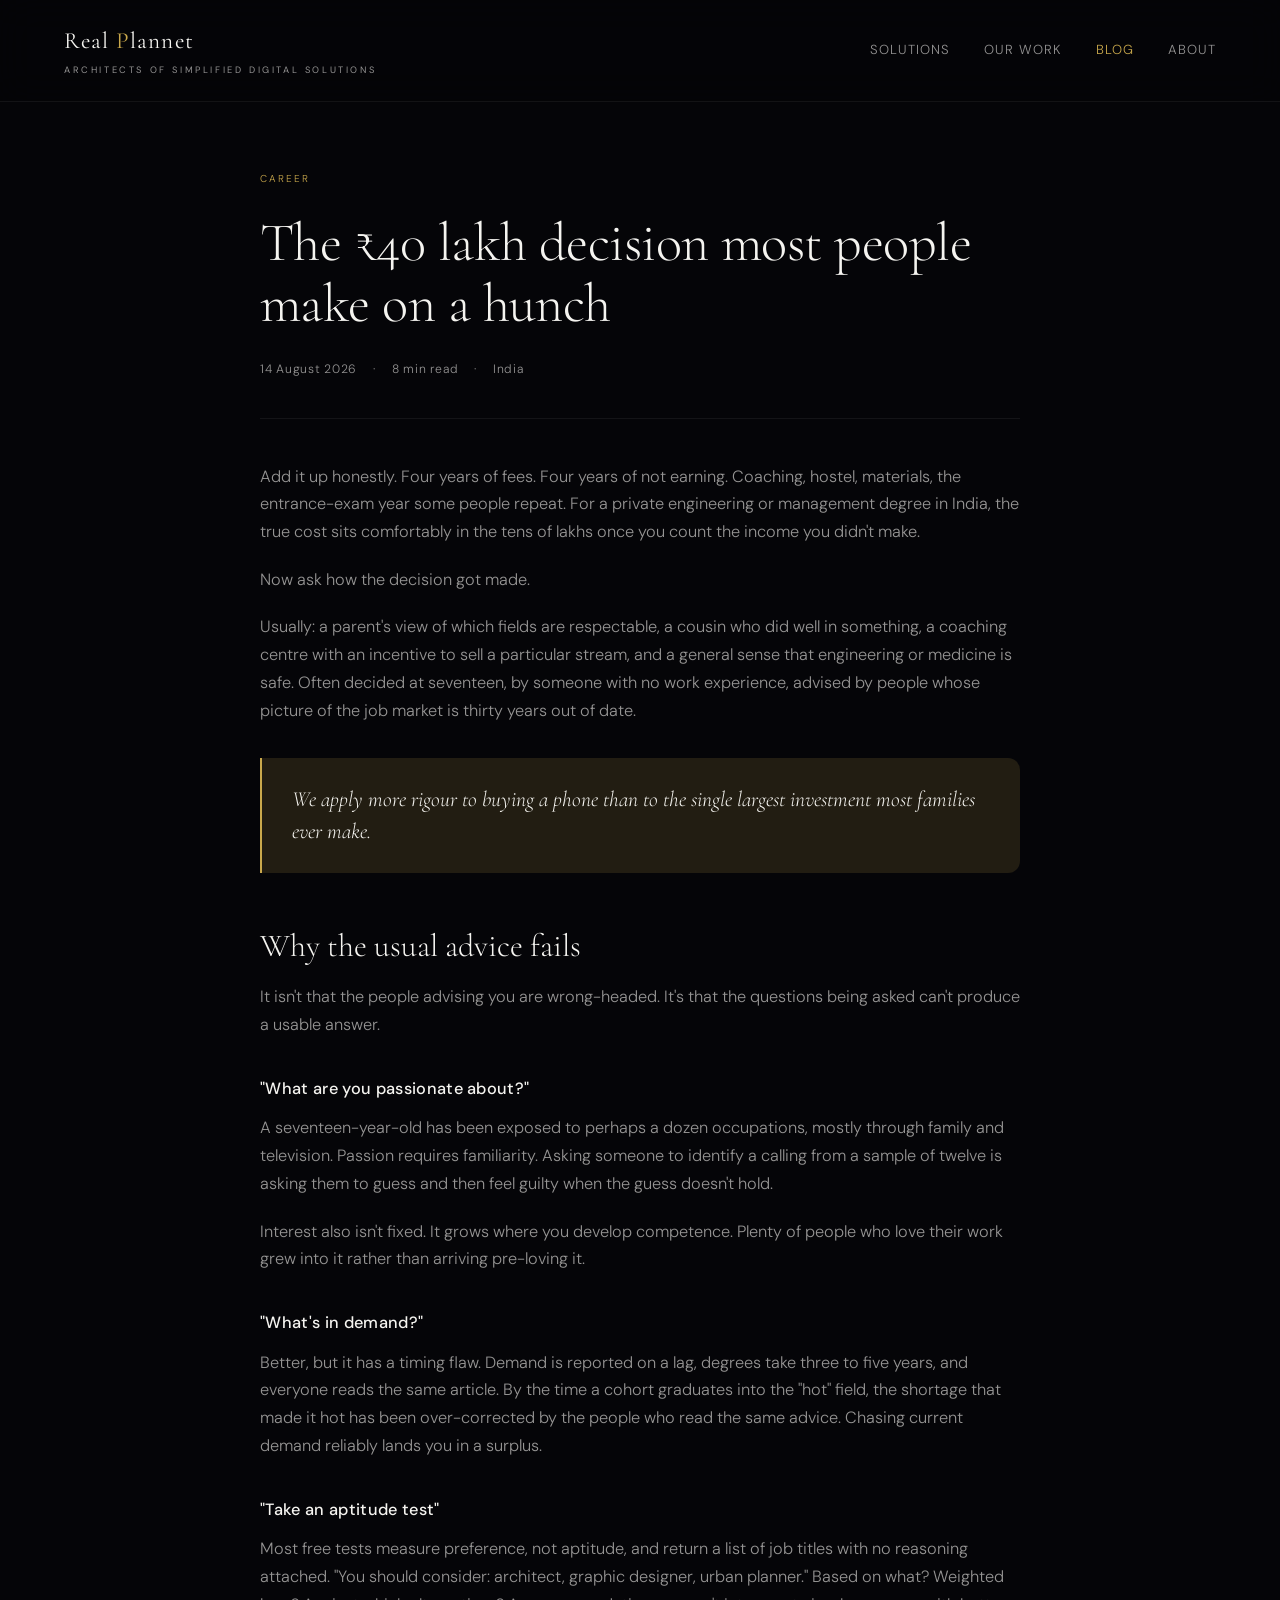
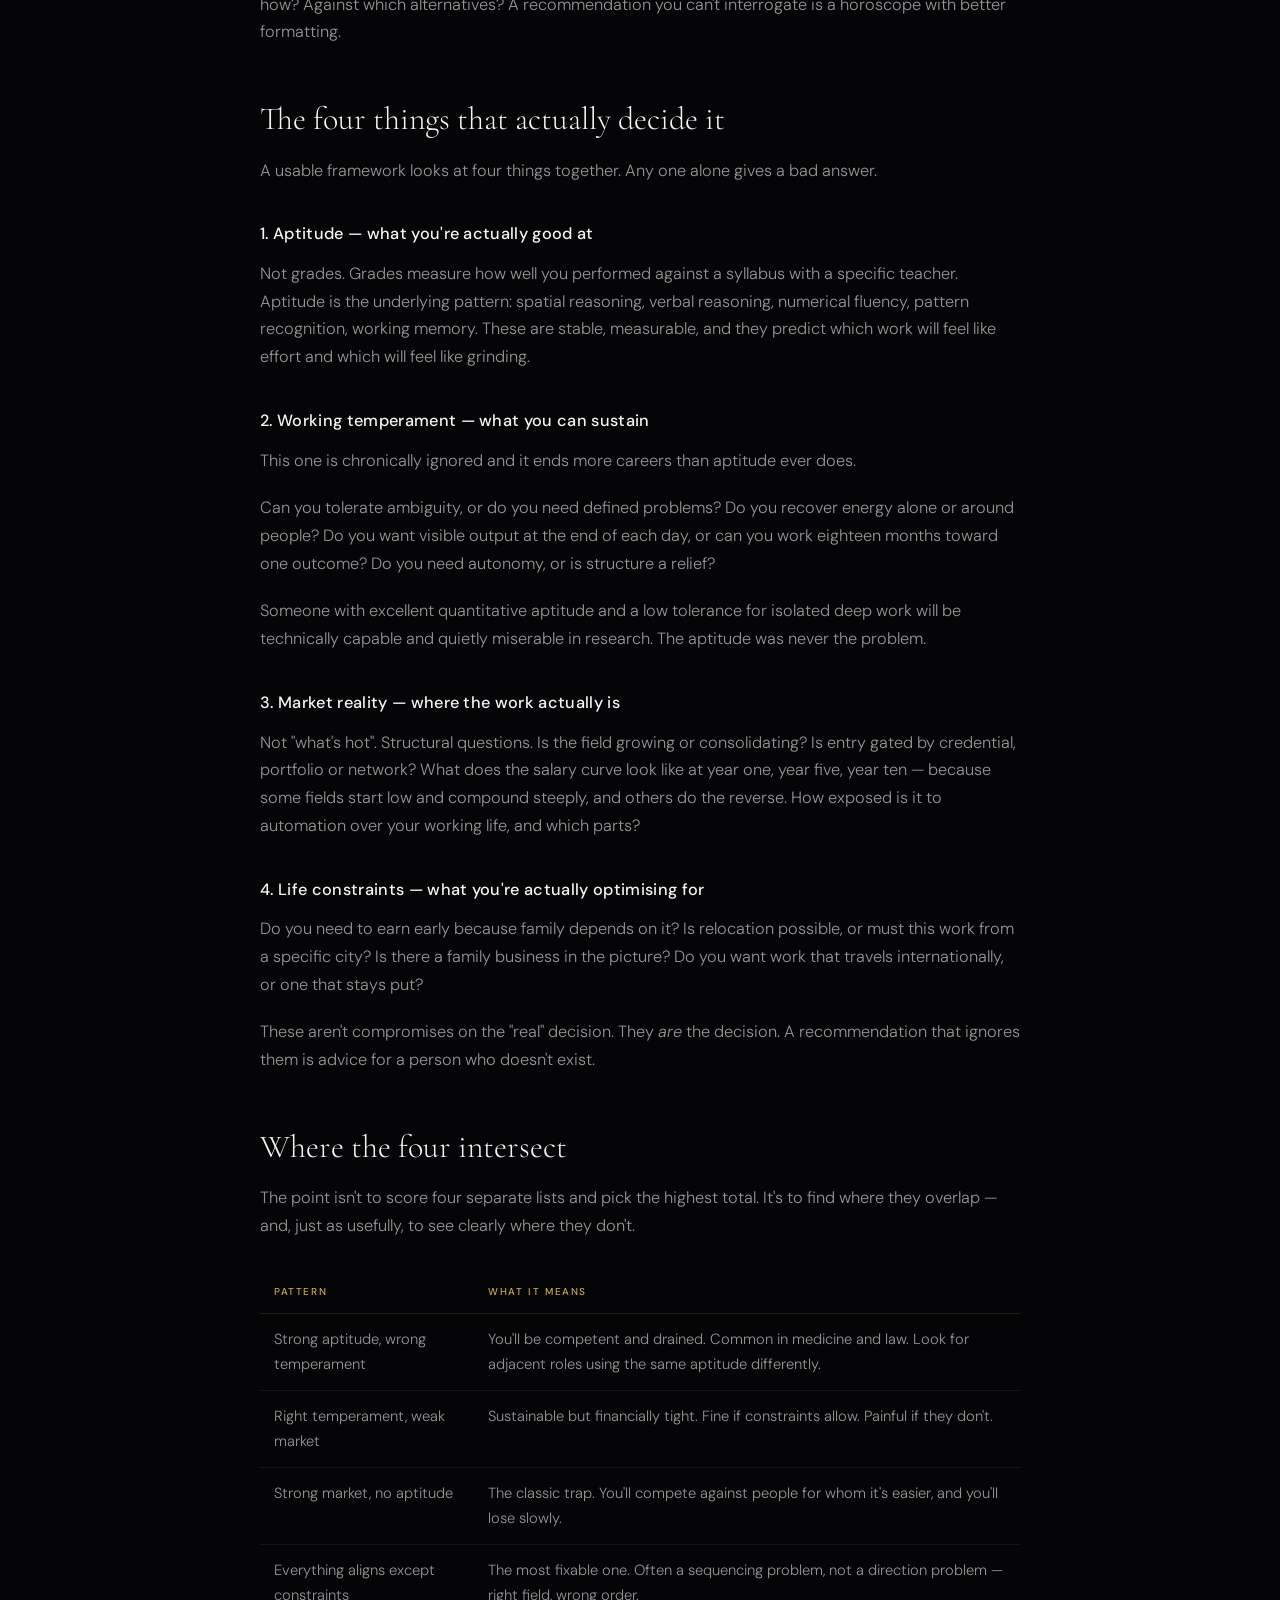
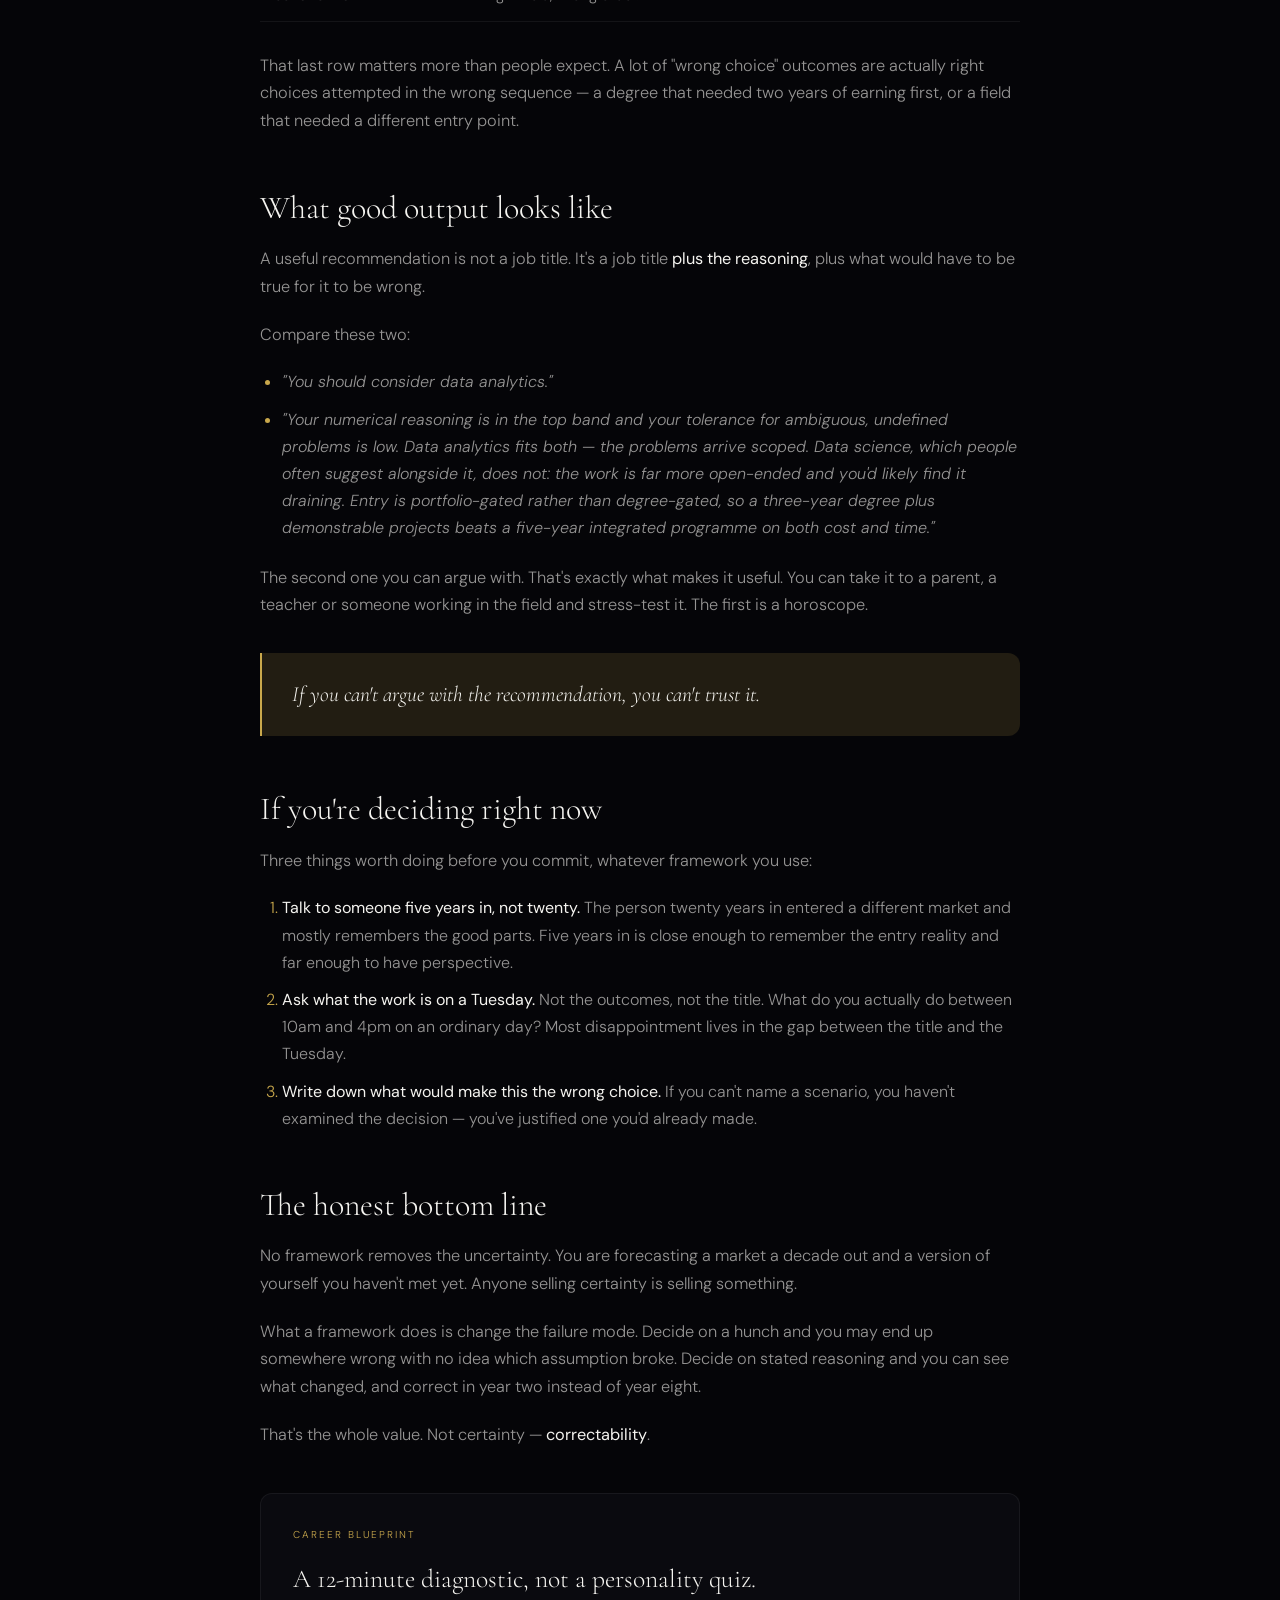
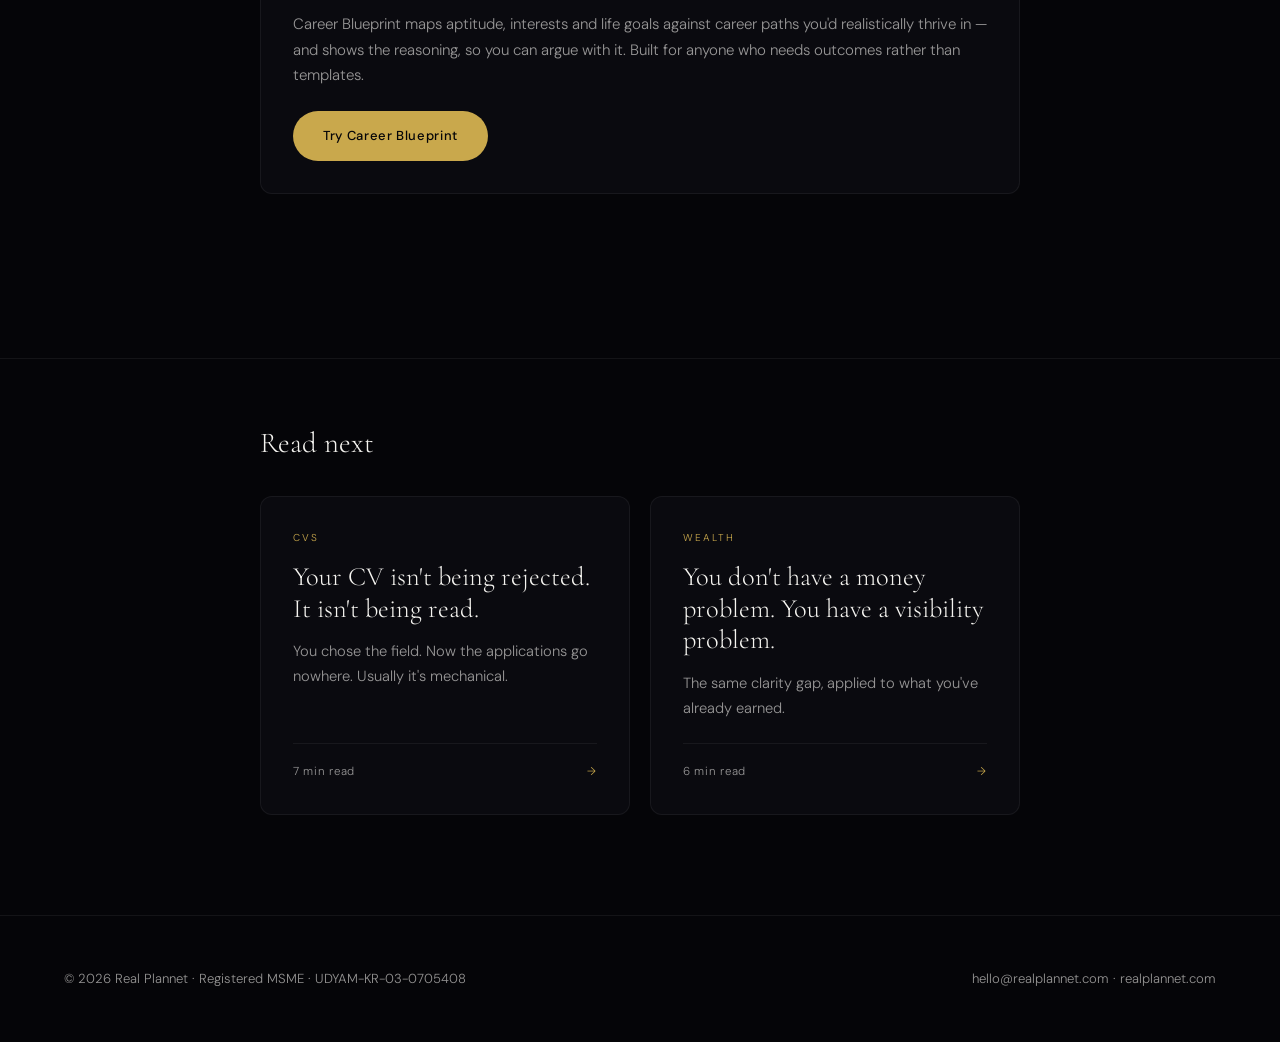
<file: blog/choosing-a-degree-without-guessing.html>
<!DOCTYPE html>
<html lang="en">
<head>
<meta charset="UTF-8">
<meta name="viewport" content="width=device-width, initial-scale=1.0">
<title>The ₹40 Lakh Decision Most People Make on a Hunch | Real Plannet</title>
<meta name="description" content="Choosing a degree costs four years and lakhs of rupees, and most people decide it on advice from people who last entered the job market decades ago. A framework for deciding properly.">
<link rel="canonical" href="https://realplannet.com/blog/choosing-a-degree-without-guessing.html">
<meta property="og:type" content="article">
<meta property="og:site_name" content="Real Plannet">
<meta property="og:title" content="The ₹40 lakh decision most people make on a hunch">
<meta property="og:description" content="Four years and the cost of a degree, decided on a hunch. There is a better way, and it isn't a personality quiz.">
<meta property="og:url" content="https://realplannet.com/blog/choosing-a-degree-without-guessing.html">
<meta property="og:image" content="https://realplannet.com/assets/icon-512.png">
<meta name="twitter:card" content="summary_large_image">
<meta name="twitter:title" content="The ₹40 lakh decision most people make on a hunch">
<meta name="twitter:description" content="A framework for choosing a degree without guessing.">
<meta name="twitter:image" content="https://realplannet.com/assets/icon-512.png">
<link rel="icon" href="/favicon.ico">
<link rel="preconnect" href="https://fonts.googleapis.com">
<link rel="preconnect" href="https://fonts.gstatic.com" crossorigin>
<link href="https://fonts.googleapis.com/css2?family=Cormorant+Garamond:ital,wght@0,300;0,400;0,600;1,300;1,400&family=DM+Sans:wght@300;400;500&display=swap" rel="stylesheet">
<link rel="stylesheet" href="/blog/blog.css">
</head>
<body>

<nav class="nav">
  <div class="wrap">
    <a href="/" class="brand">Real <span class="g">P</span>lannet<small>Architects of Simplified Digital Solutions</small></a>
    <div class="nav-links">
      <a href="/#solutions">Solutions</a>
      <a href="/work.html">Our Work</a>
      <a href="/blog/" class="active">Blog</a>
      <a href="/#about">About</a>
    </div>
  </div>
</nav>

<article class="article">
  <div class="wrap-narrow">
    <div class="article-head">
      <span class="eyebrow">Career</span>
      <h1>The ₹40 lakh decision most people make on a hunch</h1>
      <div class="article-meta">
        <span>14 August 2026</span><span>·</span><span>8 min read</span><span>·</span><span>India</span>
      </div>
    </div>

    <div class="article-body">

      <p>Add it up honestly. Four years of fees. Four years of not earning. Coaching, hostel, materials, the entrance-exam year some people repeat. For a private engineering or management degree in India, the true cost sits comfortably in the tens of lakhs once you count the income you didn't make.</p>

      <p>Now ask how the decision got made.</p>

      <p>Usually: a parent's view of which fields are respectable, a cousin who did well in something, a coaching centre with an incentive to sell a particular stream, and a general sense that engineering or medicine is safe. Often decided at seventeen, by someone with no work experience, advised by people whose picture of the job market is thirty years out of date.</p>

      <div class="pull">We apply more rigour to buying a phone than to the single largest investment most families ever make.</div>

      <h2>Why the usual advice fails</h2>

      <p>It isn't that the people advising you are wrong-headed. It's that the questions being asked can't produce a usable answer.</p>

      <h3>"What are you passionate about?"</h3>
      <p>A seventeen-year-old has been exposed to perhaps a dozen occupations, mostly through family and television. Passion requires familiarity. Asking someone to identify a calling from a sample of twelve is asking them to guess and then feel guilty when the guess doesn't hold.</p>

      <p>Interest also isn't fixed. It grows where you develop competence. Plenty of people who love their work grew into it rather than arriving pre-loving it.</p>

      <h3>"What's in demand?"</h3>
      <p>Better, but it has a timing flaw. Demand is reported on a lag, degrees take three to five years, and everyone reads the same article. By the time a cohort graduates into the "hot" field, the shortage that made it hot has been over-corrected by the people who read the same advice. Chasing current demand reliably lands you in a surplus.</p>

      <h3>"Take an aptitude test"</h3>
      <p>Most free tests measure preference, not aptitude, and return a list of job titles with no reasoning attached. "You should consider: architect, graphic designer, urban planner." Based on what? Weighted how? Against which alternatives? A recommendation you can't interrogate is a horoscope with better formatting.</p>

      <h2>The four things that actually decide it</h2>

      <p>A usable framework looks at four things together. Any one alone gives a bad answer.</p>

      <h3>1. Aptitude — what you're actually good at</h3>
      <p>Not grades. Grades measure how well you performed against a syllabus with a specific teacher. Aptitude is the underlying pattern: spatial reasoning, verbal reasoning, numerical fluency, pattern recognition, working memory. These are stable, measurable, and they predict which work will feel like effort and which will feel like grinding.</p>

      <h3>2. Working temperament — what you can sustain</h3>
      <p>This one is chronically ignored and it ends more careers than aptitude ever does.</p>
      <p>Can you tolerate ambiguity, or do you need defined problems? Do you recover energy alone or around people? Do you want visible output at the end of each day, or can you work eighteen months toward one outcome? Do you need autonomy, or is structure a relief?</p>
      <p>Someone with excellent quantitative aptitude and a low tolerance for isolated deep work will be technically capable and quietly miserable in research. The aptitude was never the problem.</p>

      <h3>3. Market reality — where the work actually is</h3>
      <p>Not "what's hot". Structural questions. Is the field growing or consolidating? Is entry gated by credential, portfolio or network? What does the salary curve look like at year one, year five, year ten — because some fields start low and compound steeply, and others do the reverse. How exposed is it to automation over your working life, and which parts?</p>

      <h3>4. Life constraints — what you're actually optimising for</h3>
      <p>Do you need to earn early because family depends on it? Is relocation possible, or must this work from a specific city? Is there a family business in the picture? Do you want work that travels internationally, or one that stays put?</p>
      <p>These aren't compromises on the "real" decision. They <em>are</em> the decision. A recommendation that ignores them is advice for a person who doesn't exist.</p>

      <h2>Where the four intersect</h2>

      <p>The point isn't to score four separate lists and pick the highest total. It's to find where they overlap — and, just as usefully, to see clearly where they don't.</p>

      <table>
        <tr><th>Pattern</th><th>What it means</th></tr>
        <tr><td>Strong aptitude, wrong temperament</td><td>You'll be competent and drained. Common in medicine and law. Look for adjacent roles using the same aptitude differently.</td></tr>
        <tr><td>Right temperament, weak market</td><td>Sustainable but financially tight. Fine if constraints allow. Painful if they don't.</td></tr>
        <tr><td>Strong market, no aptitude</td><td>The classic trap. You'll compete against people for whom it's easier, and you'll lose slowly.</td></tr>
        <tr><td>Everything aligns except constraints</td><td>The most fixable one. Often a sequencing problem, not a direction problem — right field, wrong order.</td></tr>
      </table>

      <p>That last row matters more than people expect. A lot of "wrong choice" outcomes are actually right choices attempted in the wrong sequence — a degree that needed two years of earning first, or a field that needed a different entry point.</p>

      <h2>What good output looks like</h2>

      <p>A useful recommendation is not a job title. It's a job title <strong>plus the reasoning</strong>, plus what would have to be true for it to be wrong.</p>

      <p>Compare these two:</p>

      <ul>
        <li><em>"You should consider data analytics."</em></li>
        <li><em>"Your numerical reasoning is in the top band and your tolerance for ambiguous, undefined problems is low. Data analytics fits both — the problems arrive scoped. Data science, which people often suggest alongside it, does not: the work is far more open-ended and you'd likely find it draining. Entry is portfolio-gated rather than degree-gated, so a three-year degree plus demonstrable projects beats a five-year integrated programme on both cost and time."</em></li>
      </ul>

      <p>The second one you can argue with. That's exactly what makes it useful. You can take it to a parent, a teacher or someone working in the field and stress-test it. The first is a horoscope.</p>

      <div class="pull">If you can't argue with the recommendation, you can't trust it.</div>

      <h2>If you're deciding right now</h2>

      <p>Three things worth doing before you commit, whatever framework you use:</p>

      <ol>
        <li><strong>Talk to someone five years in, not twenty.</strong> The person twenty years in entered a different market and mostly remembers the good parts. Five years in is close enough to remember the entry reality and far enough to have perspective.</li>
        <li><strong>Ask what the work is on a Tuesday.</strong> Not the outcomes, not the title. What do you actually do between 10am and 4pm on an ordinary day? Most disappointment lives in the gap between the title and the Tuesday.</li>
        <li><strong>Write down what would make this the wrong choice.</strong> If you can't name a scenario, you haven't examined the decision — you've justified one you'd already made.</li>
      </ol>

      <h2>The honest bottom line</h2>

      <p>No framework removes the uncertainty. You are forecasting a market a decade out and a version of yourself you haven't met yet. Anyone selling certainty is selling something.</p>

      <p>What a framework does is change the failure mode. Decide on a hunch and you may end up somewhere wrong with no idea which assumption broke. Decide on stated reasoning and you can see what changed, and correct in year two instead of year eight.</p>

      <p>That's the whole value. Not certainty — <strong>correctability</strong>.</p>

      <div class="product-cta">
        <span class="eyebrow">Career Blueprint</span>
        <h4>A 12-minute diagnostic, not a personality quiz.</h4>
        <p>Career Blueprint maps aptitude, interests and life goals against career paths you'd realistically thrive in — and shows the reasoning, so you can argue with it. Built for anyone who needs outcomes rather than templates.</p>
        <a class="btn" href="https://career.realplannet.com">Try Career Blueprint</a>
      </div>

    </div>
  </div>
</article>

<section class="related">
  <div class="wrap-narrow">
    <h3>Read next</h3>
    <div class="related-grid">
      <a class="card" href="/blog/your-cv-is-not-being-read.html">
        <span class="card-tag">CVs</span>
        <h2>Your CV isn't being rejected. It isn't being read.</h2>
        <p>You chose the field. Now the applications go nowhere. Usually it's mechanical.</p>
        <div class="card-meta"><span>7 min read</span><span class="card-arrow">→</span></div>
      </a>
      <a class="card" href="/blog/you-dont-have-a-money-problem.html">
        <span class="card-tag">Wealth</span>
        <h2>You don't have a money problem. You have a visibility problem.</h2>
        <p>The same clarity gap, applied to what you've already earned.</p>
        <div class="card-meta"><span>6 min read</span><span class="card-arrow">→</span></div>
      </a>
    </div>
  </div>
</section>

<footer>
  <div class="wrap">
    <span>© 2026 Real Plannet · Registered MSME · UDYAM-KR-03-0705408</span>
    <span><a href="mailto:hello@realplannet.com">hello@realplannet.com</a> · <a href="/">realplannet.com</a></span>
  </div>
</footer>

<script type="application/ld+json">
{
  "@context":"https://schema.org",
  "@type":"BlogPosting",
  "headline":"The ₹40 lakh decision most people make on a hunch",
  "description":"Choosing a degree costs four years and lakhs of rupees, and most people decide it on advice from people who last entered the job market decades ago. A four-part framework for deciding properly.",
  "image":"https://realplannet.com/assets/icon-512.png",
  "datePublished":"2026-08-14",
  "dateModified":"2026-08-14",
  "inLanguage":"en",
  "wordCount":1290,
  "mainEntityOfPage":{"@type":"WebPage","@id":"https://realplannet.com/blog/choosing-a-degree-without-guessing.html"},
  "author":{"@type":"Organization","name":"Real Plannet","url":"https://realplannet.com/"},
  "publisher":{
    "@type":"Organization",
    "@id":"https://realplannet.com/#organization",
    "name":"Real Plannet",
    "logo":{"@type":"ImageObject","url":"https://realplannet.com/assets/icon-512.png"}
  },
  "isPartOf":{"@id":"https://realplannet.com/blog/#blog"},
  "about":["Career planning","Higher education","India","Degree selection","Career guidance"],
  "mentions":[{"@type":"SoftwareApplication","name":"Career Blueprint","url":"https://career.realplannet.com"}]
}
</script>

</body>
</html>
</file>
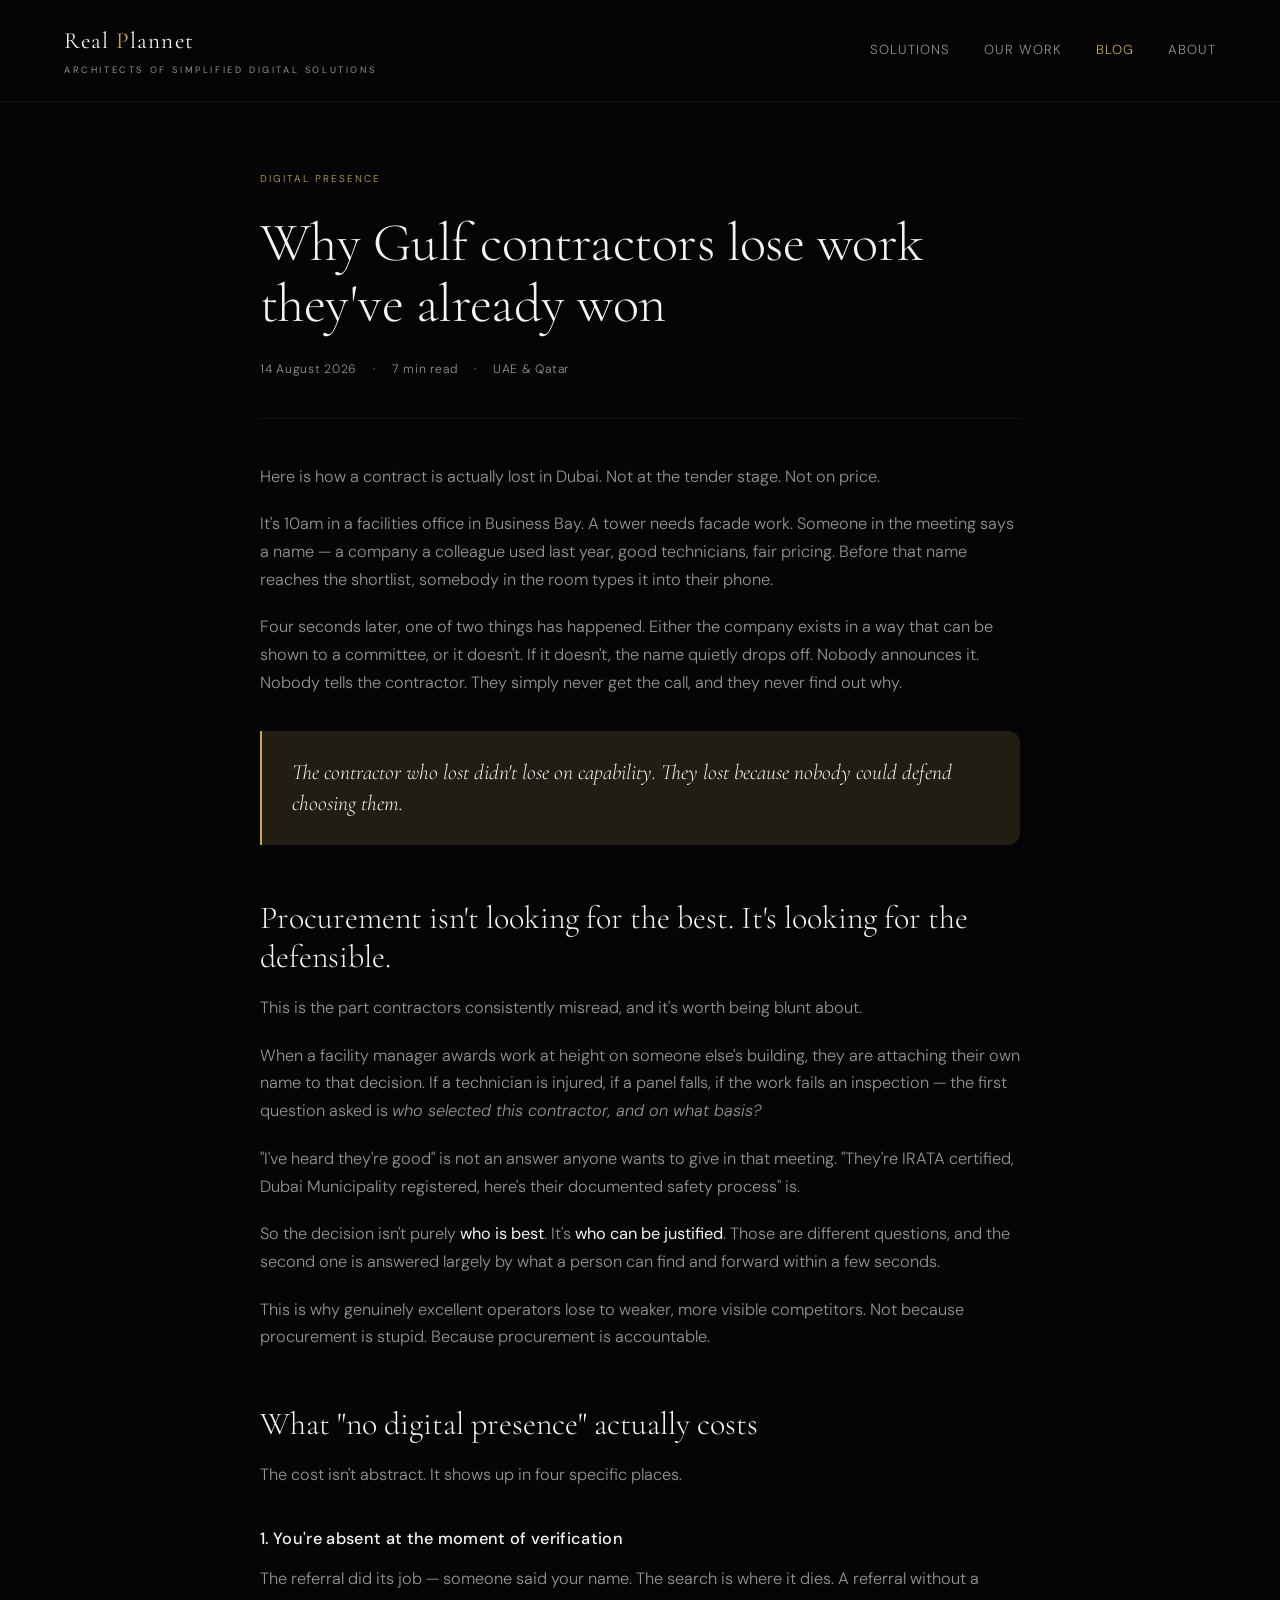
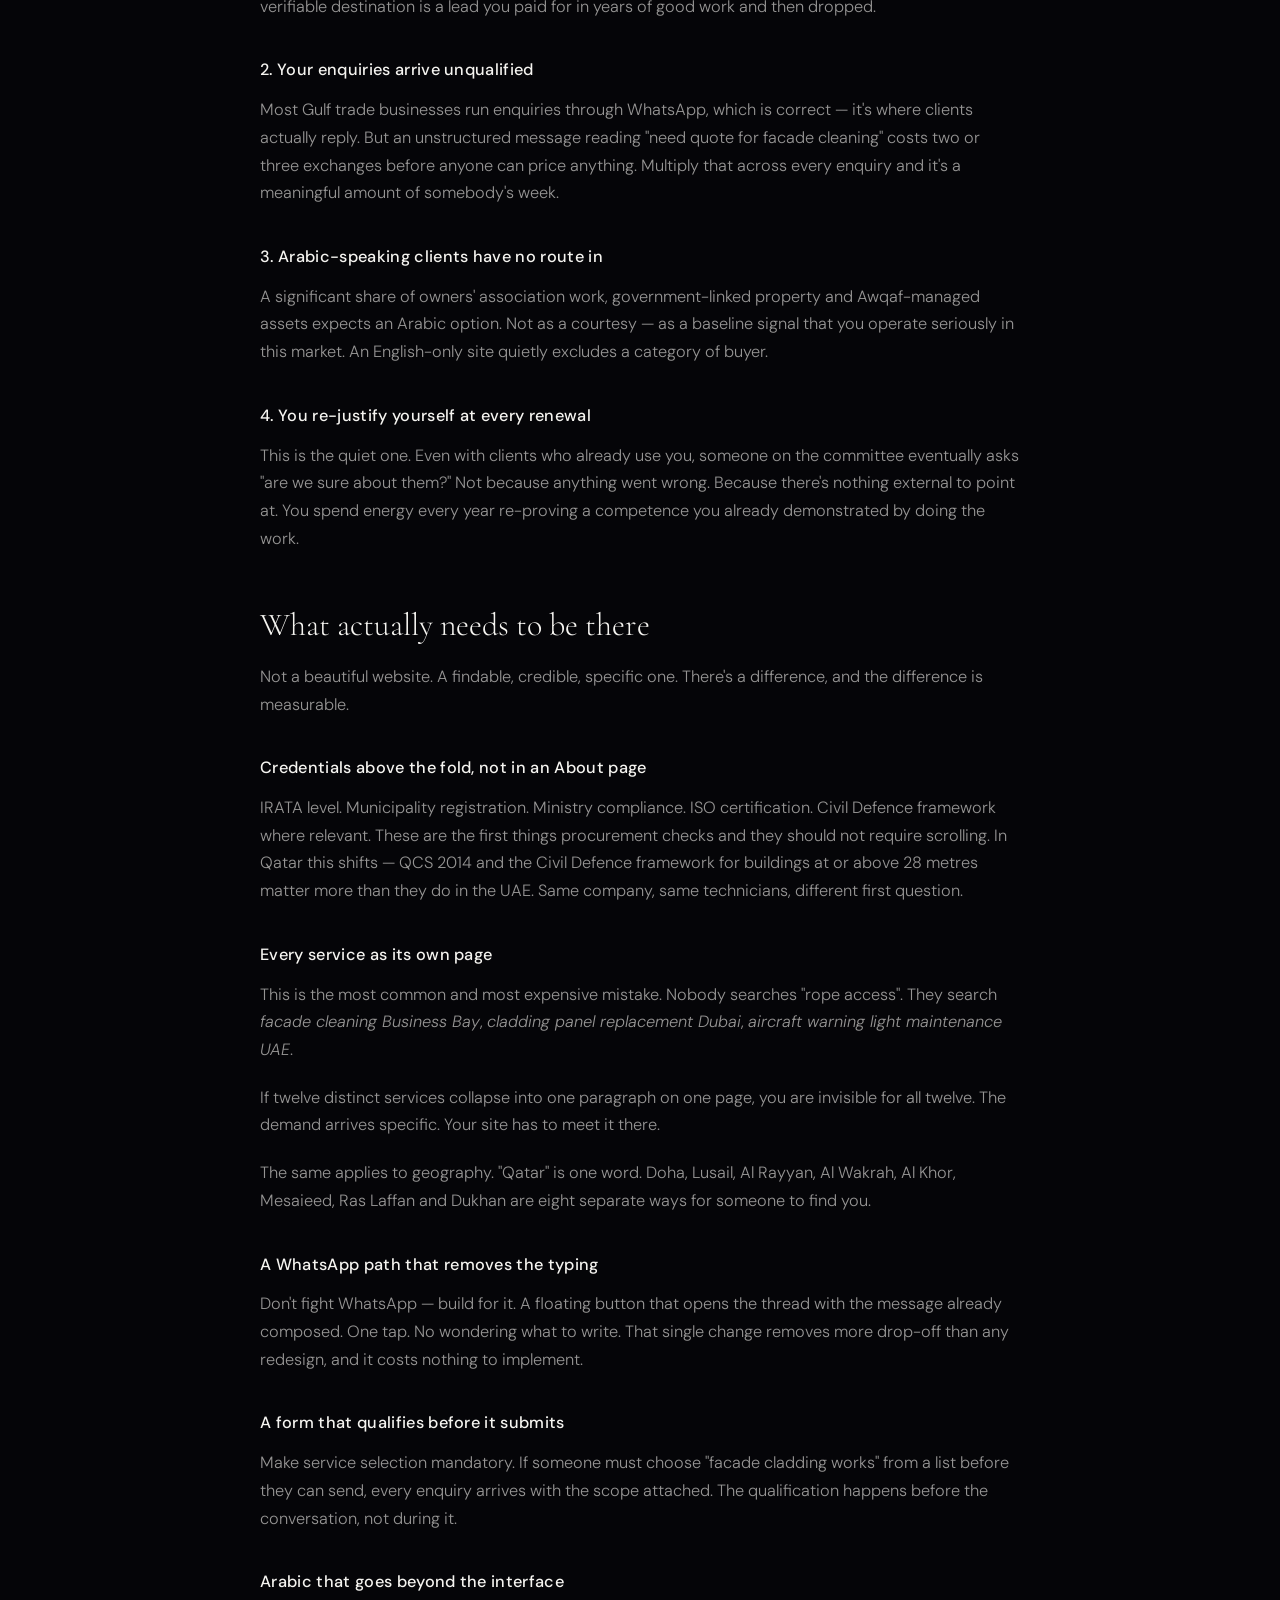
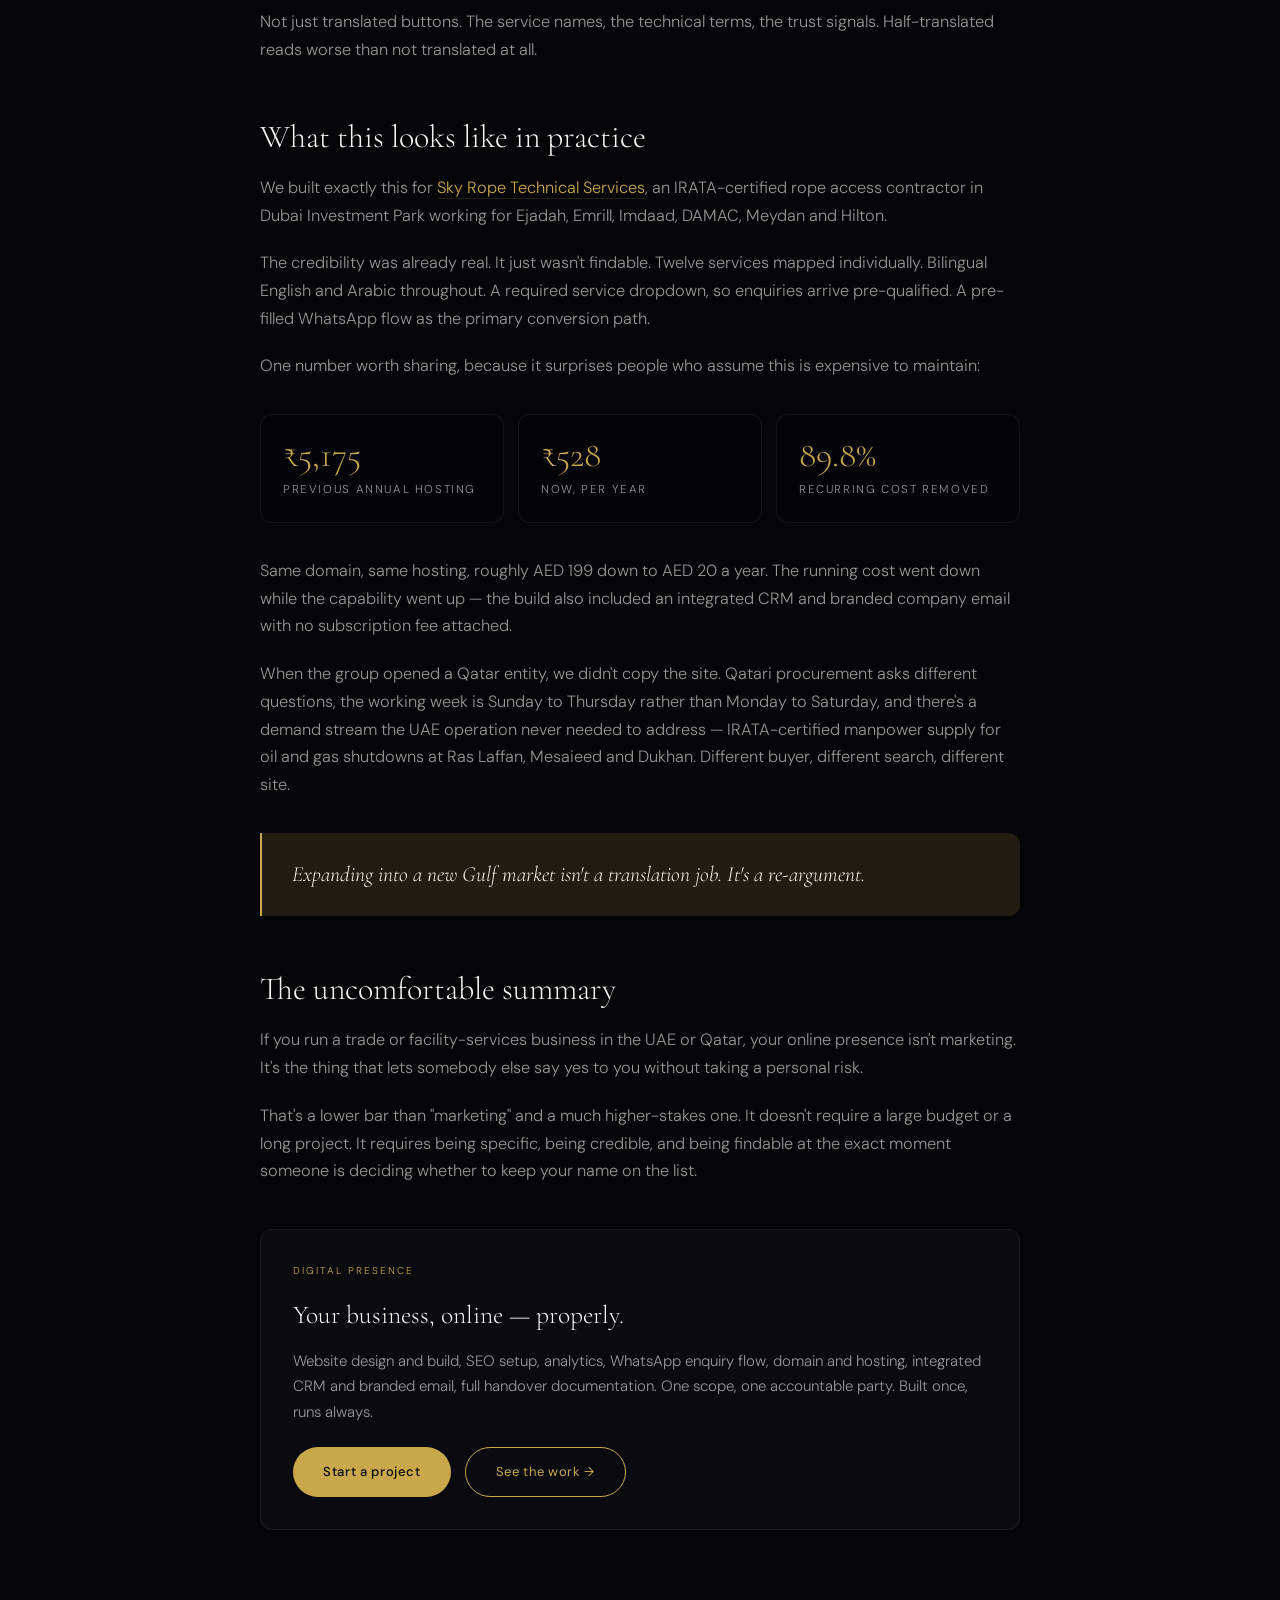
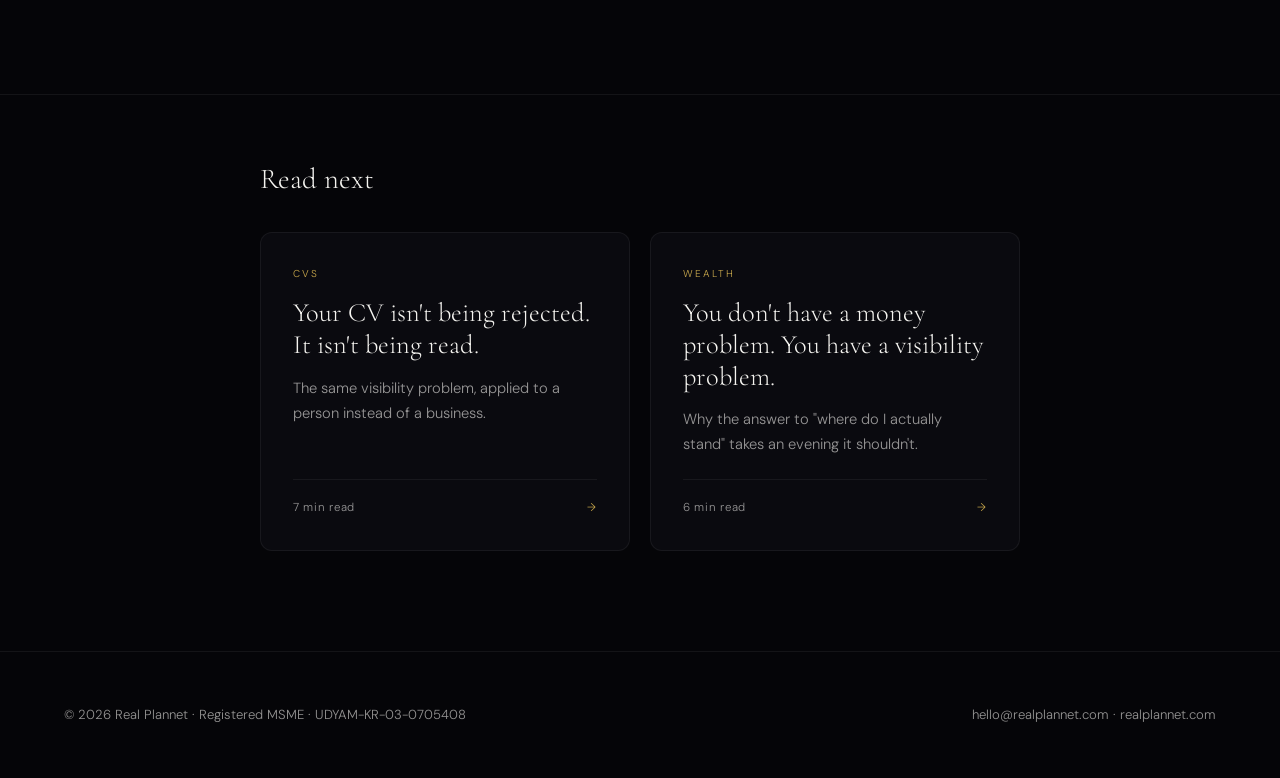
<file: blog/gulf-contractors-lose-work-online.html>
<!DOCTYPE html>
<html lang="en">
<head>
<meta charset="UTF-8">
<meta name="viewport" content="width=device-width, initial-scale=1.0">
<title>Why Gulf Contractors Lose Work They've Already Won | Real Plannet</title>
<meta name="description" content="In UAE and Qatar facilities management, work is won on referral and lost at the search bar. Why procurement drops credible contractors, and what a findable digital presence actually needs to contain.">
<link rel="canonical" href="https://realplannet.com/blog/gulf-contractors-lose-work-online.html">
<meta property="og:type" content="article">
<meta property="og:site_name" content="Real Plannet">
<meta property="og:title" content="Why Gulf contractors lose work they've already won">
<meta property="og:description" content="A facility manager gets your name in a meeting. Before it reaches the shortlist, someone searches it.">
<meta property="og:url" content="https://realplannet.com/blog/gulf-contractors-lose-work-online.html">
<meta property="og:image" content="https://realplannet.com/assets/icon-512.png">
<meta name="twitter:card" content="summary_large_image">
<meta name="twitter:title" content="Why Gulf contractors lose work they've already won">
<meta name="twitter:description" content="Work is won on referral and lost at the search bar.">
<meta name="twitter:image" content="https://realplannet.com/assets/icon-512.png">
<link rel="icon" href="/favicon.ico">
<link rel="preconnect" href="https://fonts.googleapis.com">
<link rel="preconnect" href="https://fonts.gstatic.com" crossorigin>
<link href="https://fonts.googleapis.com/css2?family=Cormorant+Garamond:ital,wght@0,300;0,400;0,600;1,300;1,400&family=DM+Sans:wght@300;400;500&display=swap" rel="stylesheet">
<link rel="stylesheet" href="/blog/blog.css">
</head>
<body>

<nav class="nav">
  <div class="wrap">
    <a href="/" class="brand">Real <span class="g">P</span>lannet<small>Architects of Simplified Digital Solutions</small></a>
    <div class="nav-links">
      <a href="/#solutions">Solutions</a>
      <a href="/work.html">Our Work</a>
      <a href="/blog/" class="active">Blog</a>
      <a href="/#about">About</a>
    </div>
  </div>
</nav>

<article class="article">
  <div class="wrap-narrow">
    <div class="article-head">
      <span class="eyebrow">Digital Presence</span>
      <h1>Why Gulf contractors lose work they've already won</h1>
      <div class="article-meta">
        <span>14 August 2026</span><span>·</span><span>7 min read</span><span>·</span><span>UAE &amp; Qatar</span>
      </div>
    </div>

    <div class="article-body">

      <p>Here is how a contract is actually lost in Dubai. Not at the tender stage. Not on price.</p>

      <p>It's 10am in a facilities office in Business Bay. A tower needs facade work. Someone in the meeting says a name — a company a colleague used last year, good technicians, fair pricing. Before that name reaches the shortlist, somebody in the room types it into their phone.</p>

      <p>Four seconds later, one of two things has happened. Either the company exists in a way that can be shown to a committee, or it doesn't. If it doesn't, the name quietly drops off. Nobody announces it. Nobody tells the contractor. They simply never get the call, and they never find out why.</p>

      <div class="pull">The contractor who lost didn't lose on capability. They lost because nobody could defend choosing them.</div>

      <h2>Procurement isn't looking for the best. It's looking for the defensible.</h2>

      <p>This is the part contractors consistently misread, and it's worth being blunt about.</p>

      <p>When a facility manager awards work at height on someone else's building, they are attaching their own name to that decision. If a technician is injured, if a panel falls, if the work fails an inspection — the first question asked is <em>who selected this contractor, and on what basis?</em></p>

      <p>"I've heard they're good" is not an answer anyone wants to give in that meeting. "They're IRATA certified, Dubai Municipality registered, here's their documented safety process" is.</p>

      <p>So the decision isn't purely <strong>who is best</strong>. It's <strong>who can be justified</strong>. Those are different questions, and the second one is answered largely by what a person can find and forward within a few seconds.</p>

      <p>This is why genuinely excellent operators lose to weaker, more visible competitors. Not because procurement is stupid. Because procurement is accountable.</p>

      <h2>What "no digital presence" actually costs</h2>

      <p>The cost isn't abstract. It shows up in four specific places.</p>

      <h3>1. You're absent at the moment of verification</h3>
      <p>The referral did its job — someone said your name. The search is where it dies. A referral without a verifiable destination is a lead you paid for in years of good work and then dropped.</p>

      <h3>2. Your enquiries arrive unqualified</h3>
      <p>Most Gulf trade businesses run enquiries through WhatsApp, which is correct — it's where clients actually reply. But an unstructured message reading "need quote for facade cleaning" costs two or three exchanges before anyone can price anything. Multiply that across every enquiry and it's a meaningful amount of somebody's week.</p>

      <h3>3. Arabic-speaking clients have no route in</h3>
      <p>A significant share of owners' association work, government-linked property and Awqaf-managed assets expects an Arabic option. Not as a courtesy — as a baseline signal that you operate seriously in this market. An English-only site quietly excludes a category of buyer.</p>

      <h3>4. You re-justify yourself at every renewal</h3>
      <p>This is the quiet one. Even with clients who already use you, someone on the committee eventually asks "are we sure about them?" Not because anything went wrong. Because there's nothing external to point at. You spend energy every year re-proving a competence you already demonstrated by doing the work.</p>

      <h2>What actually needs to be there</h2>

      <p>Not a beautiful website. A findable, credible, specific one. There's a difference, and the difference is measurable.</p>

      <h3>Credentials above the fold, not in an About page</h3>
      <p>IRATA level. Municipality registration. Ministry compliance. ISO certification. Civil Defence framework where relevant. These are the first things procurement checks and they should not require scrolling. In Qatar this shifts — QCS 2014 and the Civil Defence framework for buildings at or above 28 metres matter more than they do in the UAE. Same company, same technicians, different first question.</p>

      <h3>Every service as its own page</h3>
      <p>This is the most common and most expensive mistake. Nobody searches "rope access". They search <em>facade cleaning Business Bay</em>, <em>cladding panel replacement Dubai</em>, <em>aircraft warning light maintenance UAE</em>.</p>

      <p>If twelve distinct services collapse into one paragraph on one page, you are invisible for all twelve. The demand arrives specific. Your site has to meet it there.</p>

      <p>The same applies to geography. "Qatar" is one word. Doha, Lusail, Al Rayyan, Al Wakrah, Al Khor, Mesaieed, Ras Laffan and Dukhan are eight separate ways for someone to find you.</p>

      <h3>A WhatsApp path that removes the typing</h3>
      <p>Don't fight WhatsApp — build for it. A floating button that opens the thread with the message already composed. One tap. No wondering what to write. That single change removes more drop-off than any redesign, and it costs nothing to implement.</p>

      <h3>A form that qualifies before it submits</h3>
      <p>Make service selection mandatory. If someone must choose "facade cladding works" from a list before they can send, every enquiry arrives with the scope attached. The qualification happens before the conversation, not during it.</p>

      <h3>Arabic that goes beyond the interface</h3>
      <p>Not just translated buttons. The service names, the technical terms, the trust signals. Half-translated reads worse than not translated at all.</p>

      <h2>What this looks like in practice</h2>

      <p>We built exactly this for <a href="/work.html">Sky Rope Technical Services</a>, an IRATA-certified rope access contractor in Dubai Investment Park working for Ejadah, Emrill, Imdaad, DAMAC, Meydan and Hilton.</p>

      <p>The credibility was already real. It just wasn't findable. Twelve services mapped individually. Bilingual English and Arabic throughout. A required service dropdown, so enquiries arrive pre-qualified. A pre-filled WhatsApp flow as the primary conversion path.</p>

      <p>One number worth sharing, because it surprises people who assume this is expensive to maintain:</p>

      <div class="kpi">
        <div class="kpi-cell"><b>₹5,175</b><span>Previous annual hosting</span></div>
        <div class="kpi-cell"><b>₹528</b><span>Now, per year</span></div>
        <div class="kpi-cell"><b>89.8%</b><span>Recurring cost removed</span></div>
      </div>

      <p>Same domain, same hosting, roughly AED 199 down to AED 20 a year. The running cost went down while the capability went up — the build also included an integrated CRM and branded company email with no subscription fee attached.</p>

      <p>When the group opened a Qatar entity, we didn't copy the site. Qatari procurement asks different questions, the working week is Sunday to Thursday rather than Monday to Saturday, and there's a demand stream the UAE operation never needed to address — IRATA-certified manpower supply for oil and gas shutdowns at Ras Laffan, Mesaieed and Dukhan. Different buyer, different search, different site.</p>

      <div class="pull">Expanding into a new Gulf market isn't a translation job. It's a re-argument.</div>

      <h2>The uncomfortable summary</h2>

      <p>If you run a trade or facility-services business in the UAE or Qatar, your online presence isn't marketing. It's the thing that lets somebody else say yes to you without taking a personal risk.</p>

      <p>That's a lower bar than "marketing" and a much higher-stakes one. It doesn't require a large budget or a long project. It requires being specific, being credible, and being findable at the exact moment someone is deciding whether to keep your name on the list.</p>

      <div class="product-cta">
        <span class="eyebrow">Digital Presence</span>
        <h4>Your business, online — properly.</h4>
        <p>Website design and build, SEO setup, analytics, WhatsApp enquiry flow, domain and hosting, integrated CRM and branded email, full handover documentation. One scope, one accountable party. Built once, runs always.</p>
        <a class="btn" href="/#contact">Start a project</a>
        <a class="visit" href="/work.html" style="margin-left:10px">See the work →</a>
      </div>

    </div>
  </div>
</article>

<section class="related">
  <div class="wrap-narrow">
    <h3>Read next</h3>
    <div class="related-grid">
      <a class="card" href="/blog/your-cv-is-not-being-read.html">
        <span class="card-tag">CVs</span>
        <h2>Your CV isn't being rejected. It isn't being read.</h2>
        <p>The same visibility problem, applied to a person instead of a business.</p>
        <div class="card-meta"><span>7 min read</span><span class="card-arrow">→</span></div>
      </a>
      <a class="card" href="/blog/you-dont-have-a-money-problem.html">
        <span class="card-tag">Wealth</span>
        <h2>You don't have a money problem. You have a visibility problem.</h2>
        <p>Why the answer to "where do I actually stand" takes an evening it shouldn't.</p>
        <div class="card-meta"><span>6 min read</span><span class="card-arrow">→</span></div>
      </a>
    </div>
  </div>
</section>

<footer>
  <div class="wrap">
    <span>© 2026 Real Plannet · Registered MSME · UDYAM-KR-03-0705408</span>
    <span><a href="mailto:hello@realplannet.com">hello@realplannet.com</a> · <a href="/">realplannet.com</a></span>
  </div>
</footer>

<script type="application/ld+json">
{
  "@context":"https://schema.org",
  "@type":"BlogPosting",
  "headline":"Why Gulf contractors lose work they've already won",
  "description":"In UAE and Qatar facilities management, work is won on referral and lost at the search bar. Why procurement drops credible contractors, and what a findable digital presence actually needs to contain.",
  "image":"https://realplannet.com/assets/icon-512.png",
  "datePublished":"2026-08-14",
  "dateModified":"2026-08-14",
  "inLanguage":"en",
  "wordCount":1180,
  "mainEntityOfPage":{"@type":"WebPage","@id":"https://realplannet.com/blog/gulf-contractors-lose-work-online.html"},
  "author":{"@type":"Organization","name":"Real Plannet","url":"https://realplannet.com/"},
  "publisher":{
    "@type":"Organization",
    "@id":"https://realplannet.com/#organization",
    "name":"Real Plannet",
    "logo":{"@type":"ImageObject","url":"https://realplannet.com/assets/icon-512.png"}
  },
  "isPartOf":{"@id":"https://realplannet.com/blog/#blog"},
  "about":["Facilities management","Rope access","Digital presence","Search engine optimisation","UAE","Qatar"],
  "mentions":[{"@type":"Service","name":"Digital Presence","url":"https://web.realplannet.com"}]
}
</script>

</body>
</html>
</file>
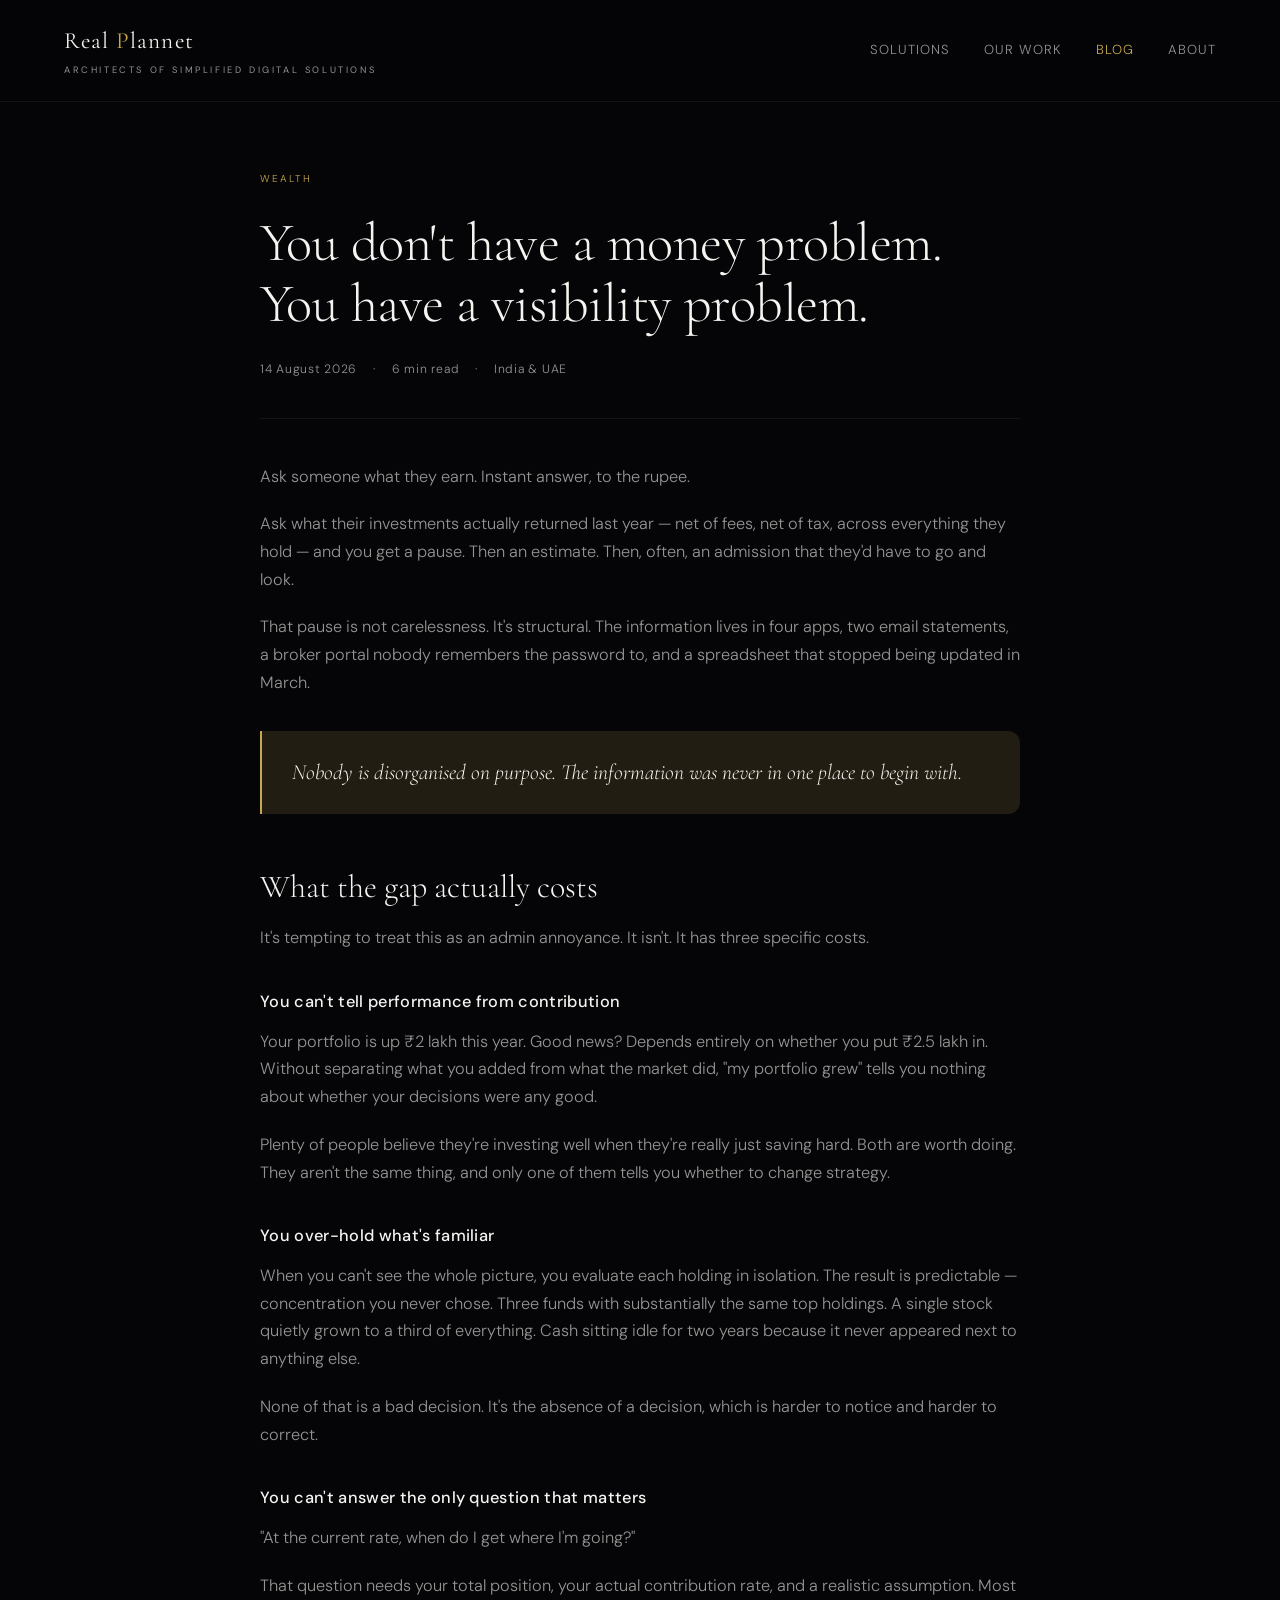
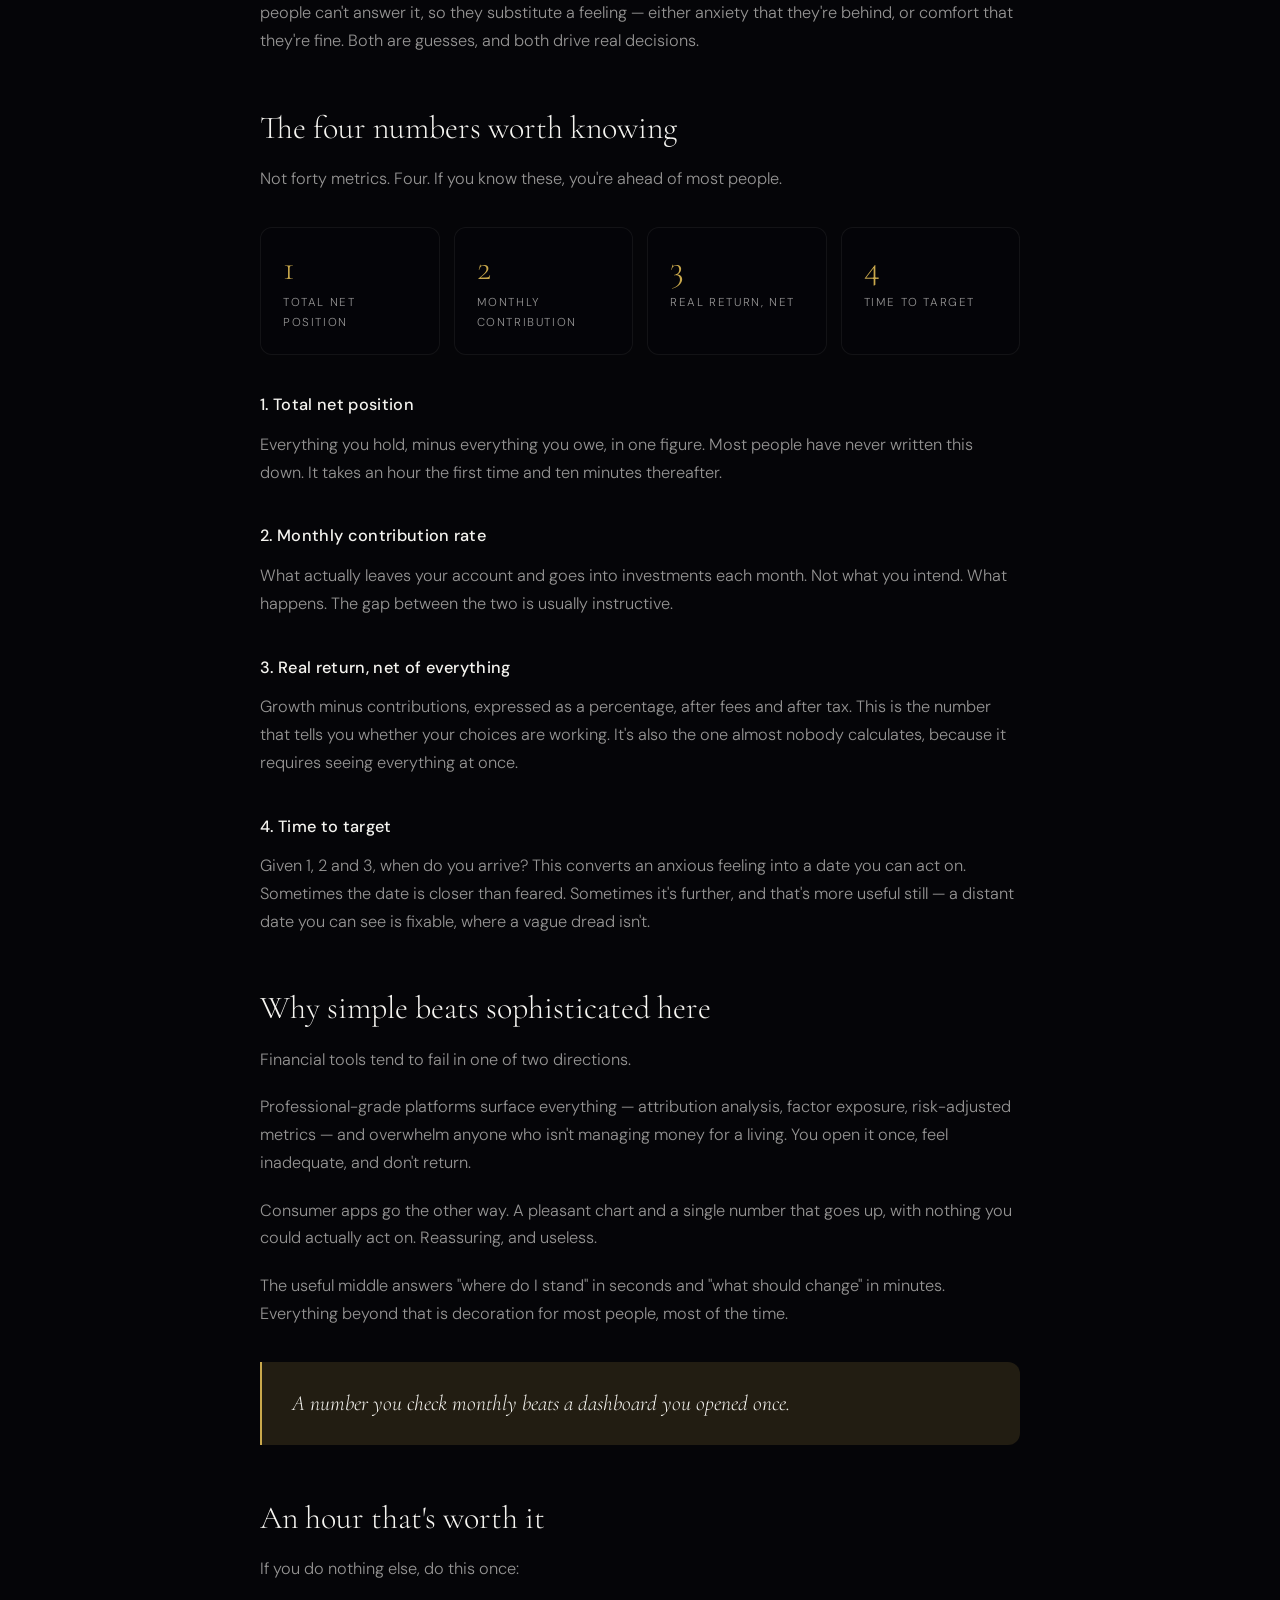
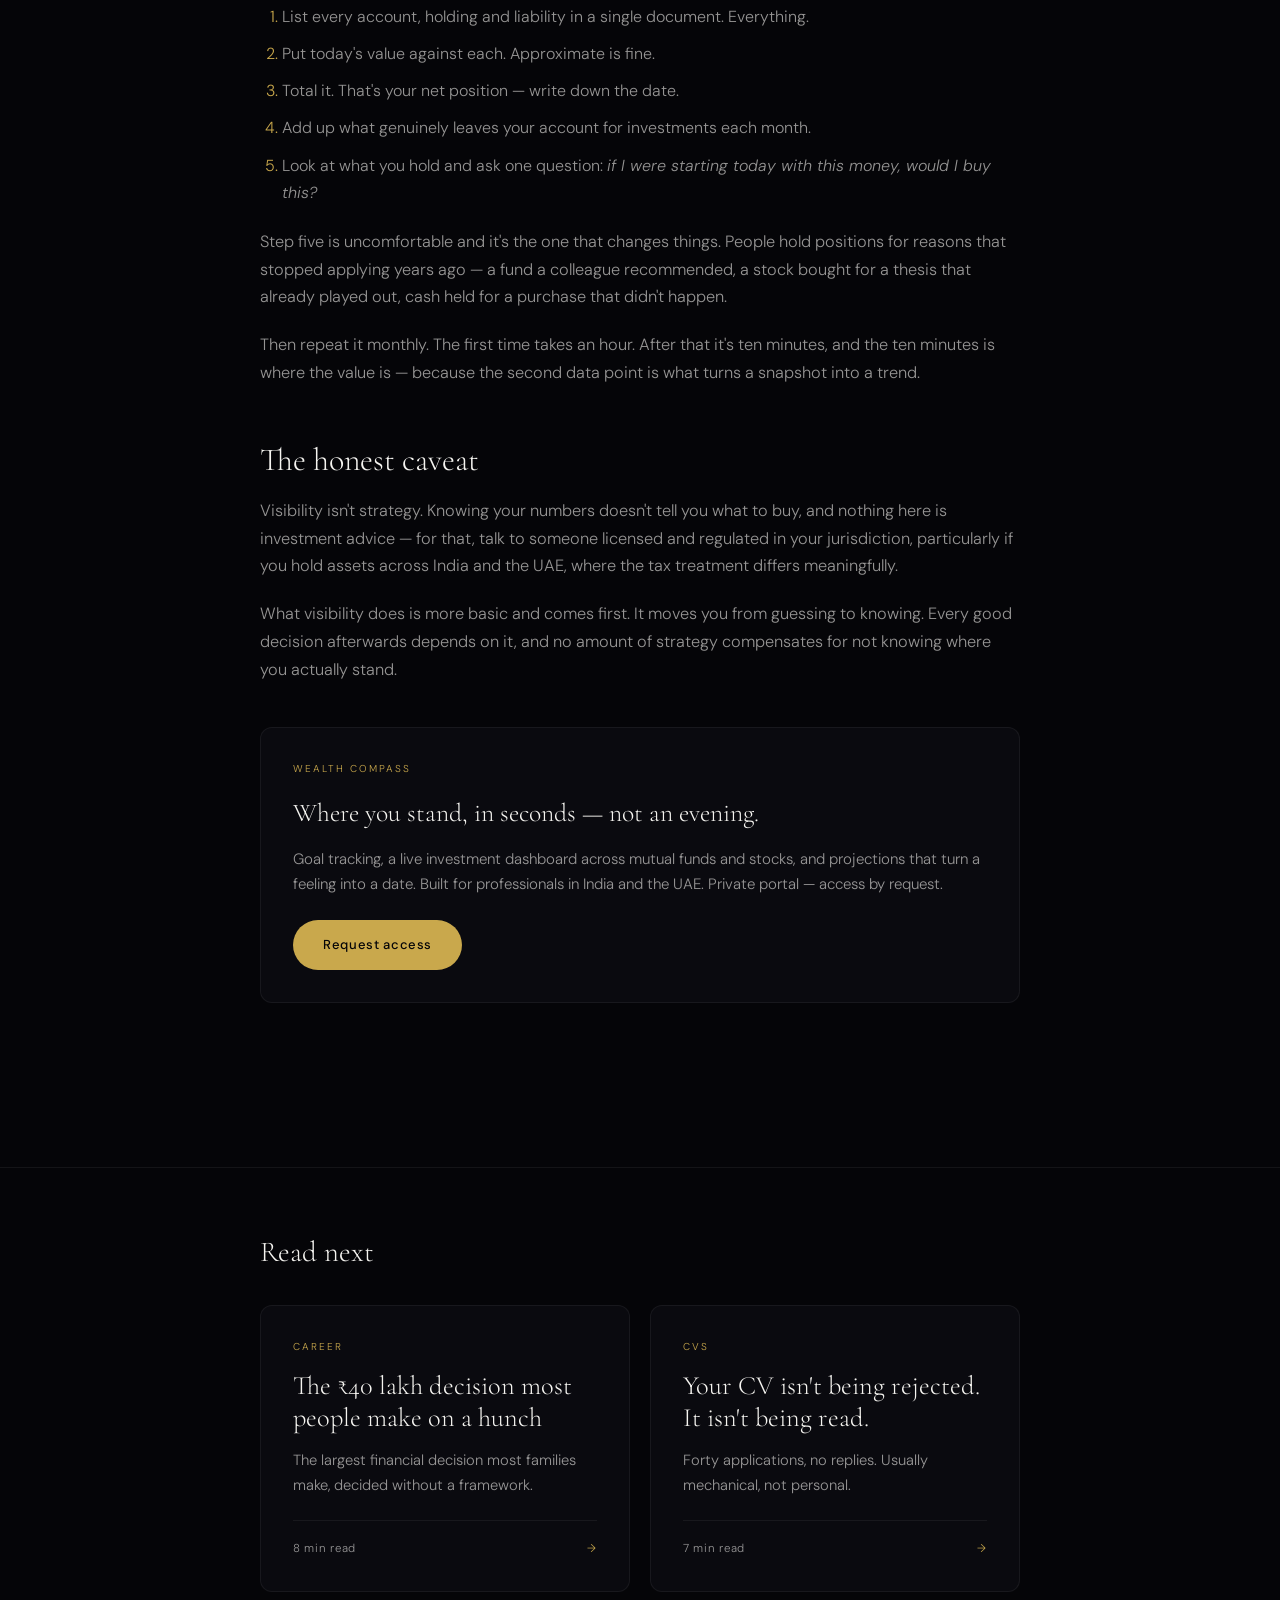
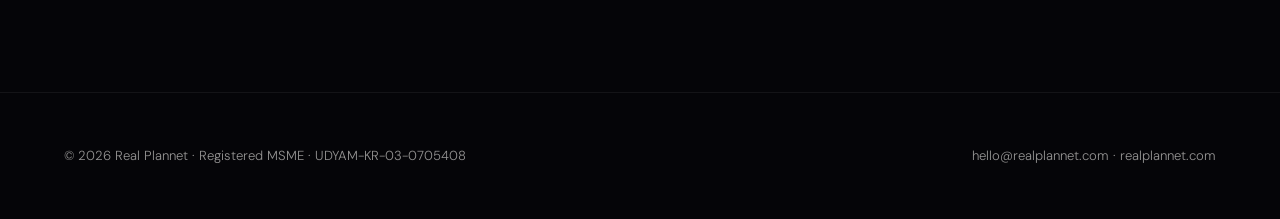
<file: blog/you-dont-have-a-money-problem.html>
<!DOCTYPE html>
<html lang="en">
<head>
<meta charset="UTF-8">
<meta name="viewport" content="width=device-width, initial-scale=1.0">
<title>You Don't Have a Money Problem. You Have a Visibility Problem. | Real Plannet</title>
<meta name="description" content="Most people can state their salary instantly but not what their portfolio actually returned. Why scattered financial information quietly costs you, and the four numbers worth knowing.">
<link rel="canonical" href="https://realplannet.com/blog/you-dont-have-a-money-problem.html">
<meta property="og:type" content="article">
<meta property="og:site_name" content="Real Plannet">
<meta property="og:title" content="You don't have a money problem. You have a visibility problem.">
<meta property="og:description" content="Ask what your portfolio returned last year, net of everything. That pause is the whole problem.">
<meta property="og:url" content="https://realplannet.com/blog/you-dont-have-a-money-problem.html">
<meta property="og:image" content="https://realplannet.com/assets/icon-512.png">
<meta name="twitter:card" content="summary_large_image">
<meta name="twitter:title" content="You don't have a money problem. You have a visibility problem.">
<meta name="twitter:description" content="The four numbers worth actually knowing.">
<meta name="twitter:image" content="https://realplannet.com/assets/icon-512.png">
<link rel="icon" href="/favicon.ico">
<link rel="preconnect" href="https://fonts.googleapis.com">
<link rel="preconnect" href="https://fonts.gstatic.com" crossorigin>
<link href="https://fonts.googleapis.com/css2?family=Cormorant+Garamond:ital,wght@0,300;0,400;0,600;1,300;1,400&family=DM+Sans:wght@300;400;500&display=swap" rel="stylesheet">
<link rel="stylesheet" href="/blog/blog.css">
</head>
<body>

<nav class="nav">
  <div class="wrap">
    <a href="/" class="brand">Real <span class="g">P</span>lannet<small>Architects of Simplified Digital Solutions</small></a>
    <div class="nav-links">
      <a href="/#solutions">Solutions</a>
      <a href="/work.html">Our Work</a>
      <a href="/blog/" class="active">Blog</a>
      <a href="/#about">About</a>
    </div>
  </div>
</nav>

<article class="article">
  <div class="wrap-narrow">
    <div class="article-head">
      <span class="eyebrow">Wealth</span>
      <h1>You don't have a money problem. You have a visibility problem.</h1>
      <div class="article-meta">
        <span>14 August 2026</span><span>·</span><span>6 min read</span><span>·</span><span>India &amp; UAE</span>
      </div>
    </div>

    <div class="article-body">

      <p>Ask someone what they earn. Instant answer, to the rupee.</p>

      <p>Ask what their investments actually returned last year — net of fees, net of tax, across everything they hold — and you get a pause. Then an estimate. Then, often, an admission that they'd have to go and look.</p>

      <p>That pause is not carelessness. It's structural. The information lives in four apps, two email statements, a broker portal nobody remembers the password to, and a spreadsheet that stopped being updated in March.</p>

      <div class="pull">Nobody is disorganised on purpose. The information was never in one place to begin with.</div>

      <h2>What the gap actually costs</h2>

      <p>It's tempting to treat this as an admin annoyance. It isn't. It has three specific costs.</p>

      <h3>You can't tell performance from contribution</h3>
      <p>Your portfolio is up ₹2 lakh this year. Good news? Depends entirely on whether you put ₹2.5 lakh in. Without separating what you added from what the market did, "my portfolio grew" tells you nothing about whether your decisions were any good.</p>
      <p>Plenty of people believe they're investing well when they're really just saving hard. Both are worth doing. They aren't the same thing, and only one of them tells you whether to change strategy.</p>

      <h3>You over-hold what's familiar</h3>
      <p>When you can't see the whole picture, you evaluate each holding in isolation. The result is predictable — concentration you never chose. Three funds with substantially the same top holdings. A single stock quietly grown to a third of everything. Cash sitting idle for two years because it never appeared next to anything else.</p>
      <p>None of that is a bad decision. It's the absence of a decision, which is harder to notice and harder to correct.</p>

      <h3>You can't answer the only question that matters</h3>
      <p>"At the current rate, when do I get where I'm going?"</p>
      <p>That question needs your total position, your actual contribution rate, and a realistic assumption. Most people can't answer it, so they substitute a feeling — either anxiety that they're behind, or comfort that they're fine. Both are guesses, and both drive real decisions.</p>

      <h2>The four numbers worth knowing</h2>

      <p>Not forty metrics. Four. If you know these, you're ahead of most people.</p>

      <div class="kpi">
        <div class="kpi-cell"><b>1</b><span>Total net position</span></div>
        <div class="kpi-cell"><b>2</b><span>Monthly contribution</span></div>
        <div class="kpi-cell"><b>3</b><span>Real return, net</span></div>
        <div class="kpi-cell"><b>4</b><span>Time to target</span></div>
      </div>

      <h3>1. Total net position</h3>
      <p>Everything you hold, minus everything you owe, in one figure. Most people have never written this down. It takes an hour the first time and ten minutes thereafter.</p>

      <h3>2. Monthly contribution rate</h3>
      <p>What actually leaves your account and goes into investments each month. Not what you intend. What happens. The gap between the two is usually instructive.</p>

      <h3>3. Real return, net of everything</h3>
      <p>Growth minus contributions, expressed as a percentage, after fees and after tax. This is the number that tells you whether your choices are working. It's also the one almost nobody calculates, because it requires seeing everything at once.</p>

      <h3>4. Time to target</h3>
      <p>Given 1, 2 and 3, when do you arrive? This converts an anxious feeling into a date you can act on. Sometimes the date is closer than feared. Sometimes it's further, and that's more useful still — a distant date you can see is fixable, where a vague dread isn't.</p>

      <h2>Why simple beats sophisticated here</h2>

      <p>Financial tools tend to fail in one of two directions.</p>

      <p>Professional-grade platforms surface everything — attribution analysis, factor exposure, risk-adjusted metrics — and overwhelm anyone who isn't managing money for a living. You open it once, feel inadequate, and don't return.</p>

      <p>Consumer apps go the other way. A pleasant chart and a single number that goes up, with nothing you could actually act on. Reassuring, and useless.</p>

      <p>The useful middle answers "where do I stand" in seconds and "what should change" in minutes. Everything beyond that is decoration for most people, most of the time.</p>

      <div class="pull">A number you check monthly beats a dashboard you opened once.</div>

      <h2>An hour that's worth it</h2>

      <p>If you do nothing else, do this once:</p>

      <ol>
        <li>List every account, holding and liability in a single document. Everything.</li>
        <li>Put today's value against each. Approximate is fine.</li>
        <li>Total it. That's your net position — write down the date.</li>
        <li>Add up what genuinely leaves your account for investments each month.</li>
        <li>Look at what you hold and ask one question: <em>if I were starting today with this money, would I buy this?</em></li>
      </ol>

      <p>Step five is uncomfortable and it's the one that changes things. People hold positions for reasons that stopped applying years ago — a fund a colleague recommended, a stock bought for a thesis that already played out, cash held for a purchase that didn't happen.</p>

      <p>Then repeat it monthly. The first time takes an hour. After that it's ten minutes, and the ten minutes is where the value is — because the second data point is what turns a snapshot into a trend.</p>

      <h2>The honest caveat</h2>

      <p>Visibility isn't strategy. Knowing your numbers doesn't tell you what to buy, and nothing here is investment advice — for that, talk to someone licensed and regulated in your jurisdiction, particularly if you hold assets across India and the UAE, where the tax treatment differs meaningfully.</p>

      <p>What visibility does is more basic and comes first. It moves you from guessing to knowing. Every good decision afterwards depends on it, and no amount of strategy compensates for not knowing where you actually stand.</p>

      <div class="product-cta">
        <span class="eyebrow">Wealth Compass</span>
        <h4>Where you stand, in seconds — not an evening.</h4>
        <p>Goal tracking, a live investment dashboard across mutual funds and stocks, and projections that turn a feeling into a date. Built for professionals in India and the UAE. Private portal — access by request.</p>
        <a class="btn" href="https://wealth.realplannet.com">Request access</a>
      </div>

    </div>
  </div>
</article>

<section class="related">
  <div class="wrap-narrow">
    <h3>Read next</h3>
    <div class="related-grid">
      <a class="card" href="/blog/choosing-a-degree-without-guessing.html">
        <span class="card-tag">Career</span>
        <h2>The ₹40 lakh decision most people make on a hunch</h2>
        <p>The largest financial decision most families make, decided without a framework.</p>
        <div class="card-meta"><span>8 min read</span><span class="card-arrow">→</span></div>
      </a>
      <a class="card" href="/blog/your-cv-is-not-being-read.html">
        <span class="card-tag">CVs</span>
        <h2>Your CV isn't being rejected. It isn't being read.</h2>
        <p>Forty applications, no replies. Usually mechanical, not personal.</p>
        <div class="card-meta"><span>7 min read</span><span class="card-arrow">→</span></div>
      </a>
    </div>
  </div>
</section>

<footer>
  <div class="wrap">
    <span>© 2026 Real Plannet · Registered MSME · UDYAM-KR-03-0705408</span>
    <span><a href="mailto:hello@realplannet.com">hello@realplannet.com</a> · <a href="/">realplannet.com</a></span>
  </div>
</footer>

<script type="application/ld+json">
{
  "@context":"https://schema.org",
  "@type":"BlogPosting",
  "headline":"You don't have a money problem. You have a visibility problem.",
  "description":"Most people can state their salary instantly but not what their portfolio actually returned. Why scattered financial information quietly costs you, and the four numbers worth knowing.",
  "image":"https://realplannet.com/assets/icon-512.png",
  "datePublished":"2026-08-14",
  "dateModified":"2026-08-14",
  "inLanguage":"en",
  "wordCount":1050,
  "mainEntityOfPage":{"@type":"WebPage","@id":"https://realplannet.com/blog/you-dont-have-a-money-problem.html"},
  "author":{"@type":"Organization","name":"Real Plannet","url":"https://realplannet.com/"},
  "publisher":{
    "@type":"Organization",
    "@id":"https://realplannet.com/#organization",
    "name":"Real Plannet",
    "logo":{"@type":"ImageObject","url":"https://realplannet.com/assets/icon-512.png"}
  },
  "isPartOf":{"@id":"https://realplannet.com/blog/#blog"},
  "about":["Personal finance","Portfolio tracking","Net worth","Financial planning","India","UAE"],
  "mentions":[{"@type":"SoftwareApplication","name":"Wealth Compass","url":"https://wealth.realplannet.com"}]
}
</script>

</body>
</html>
</file>
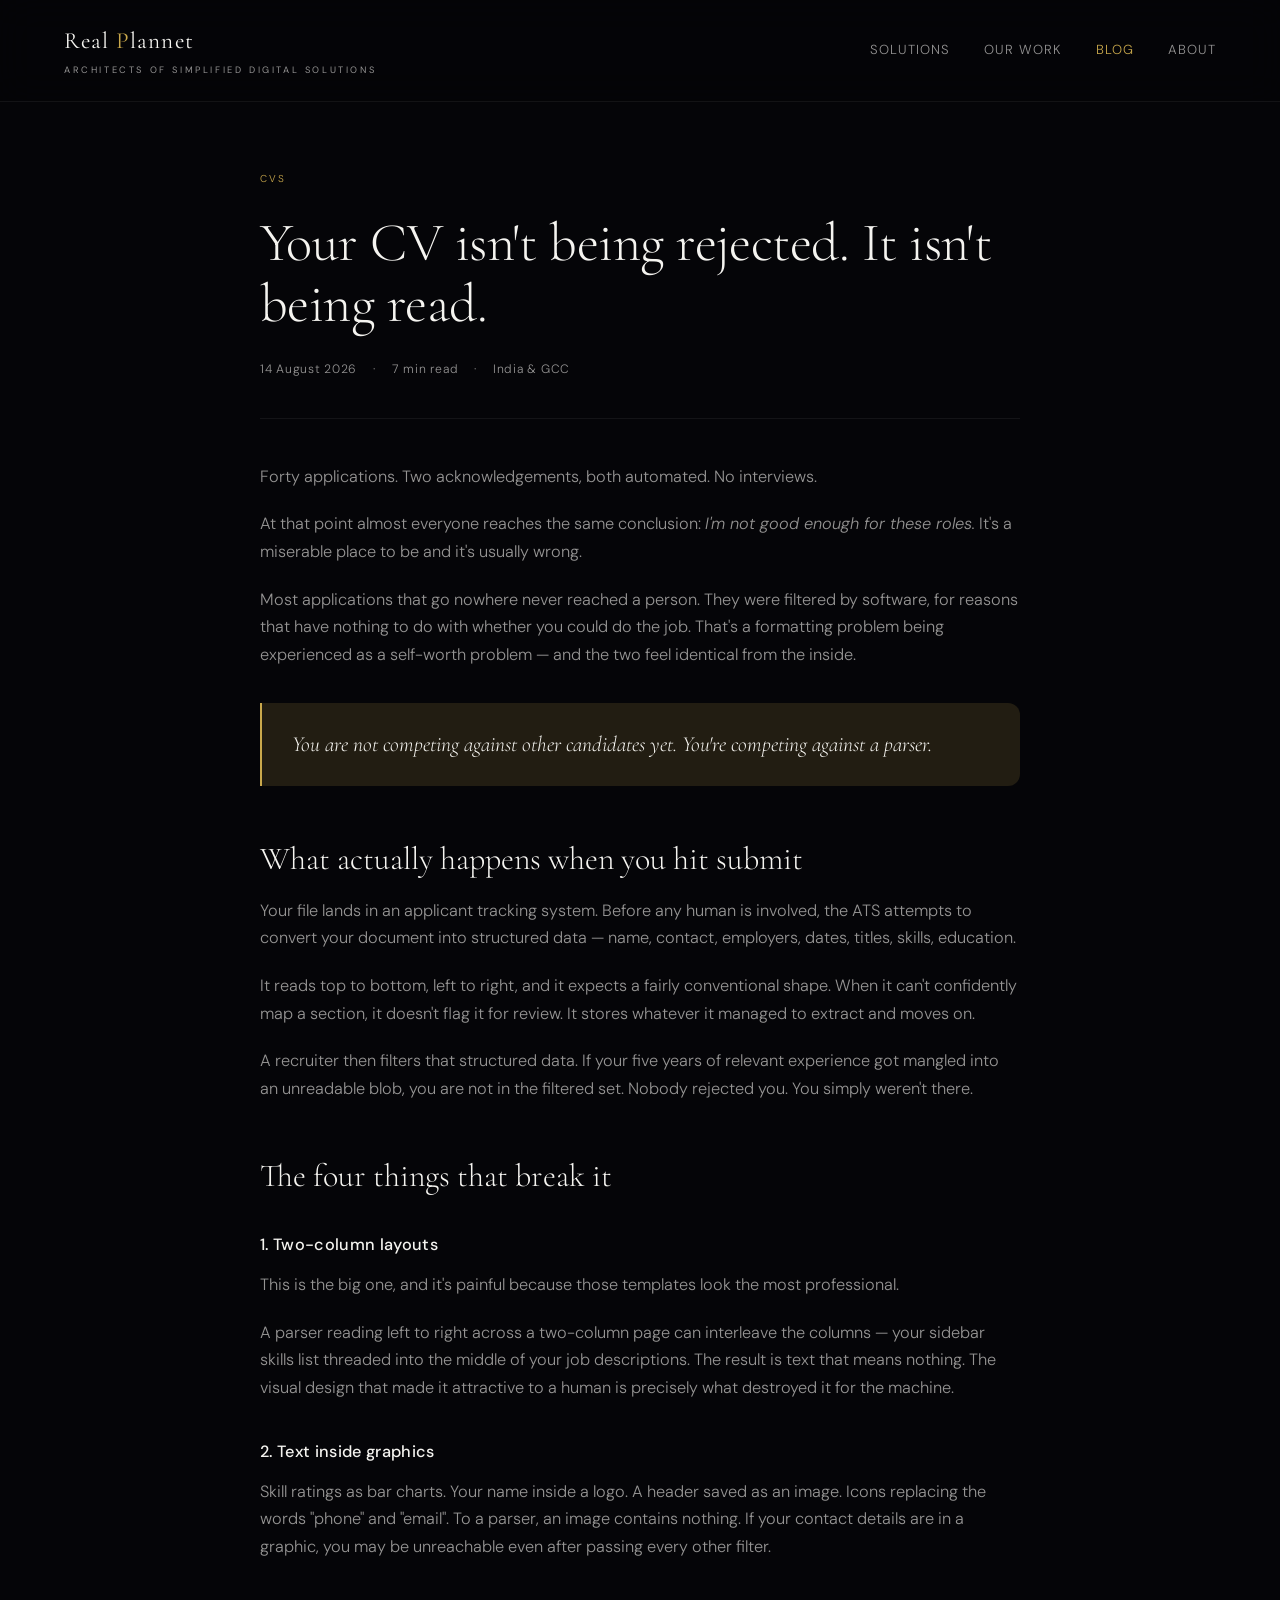
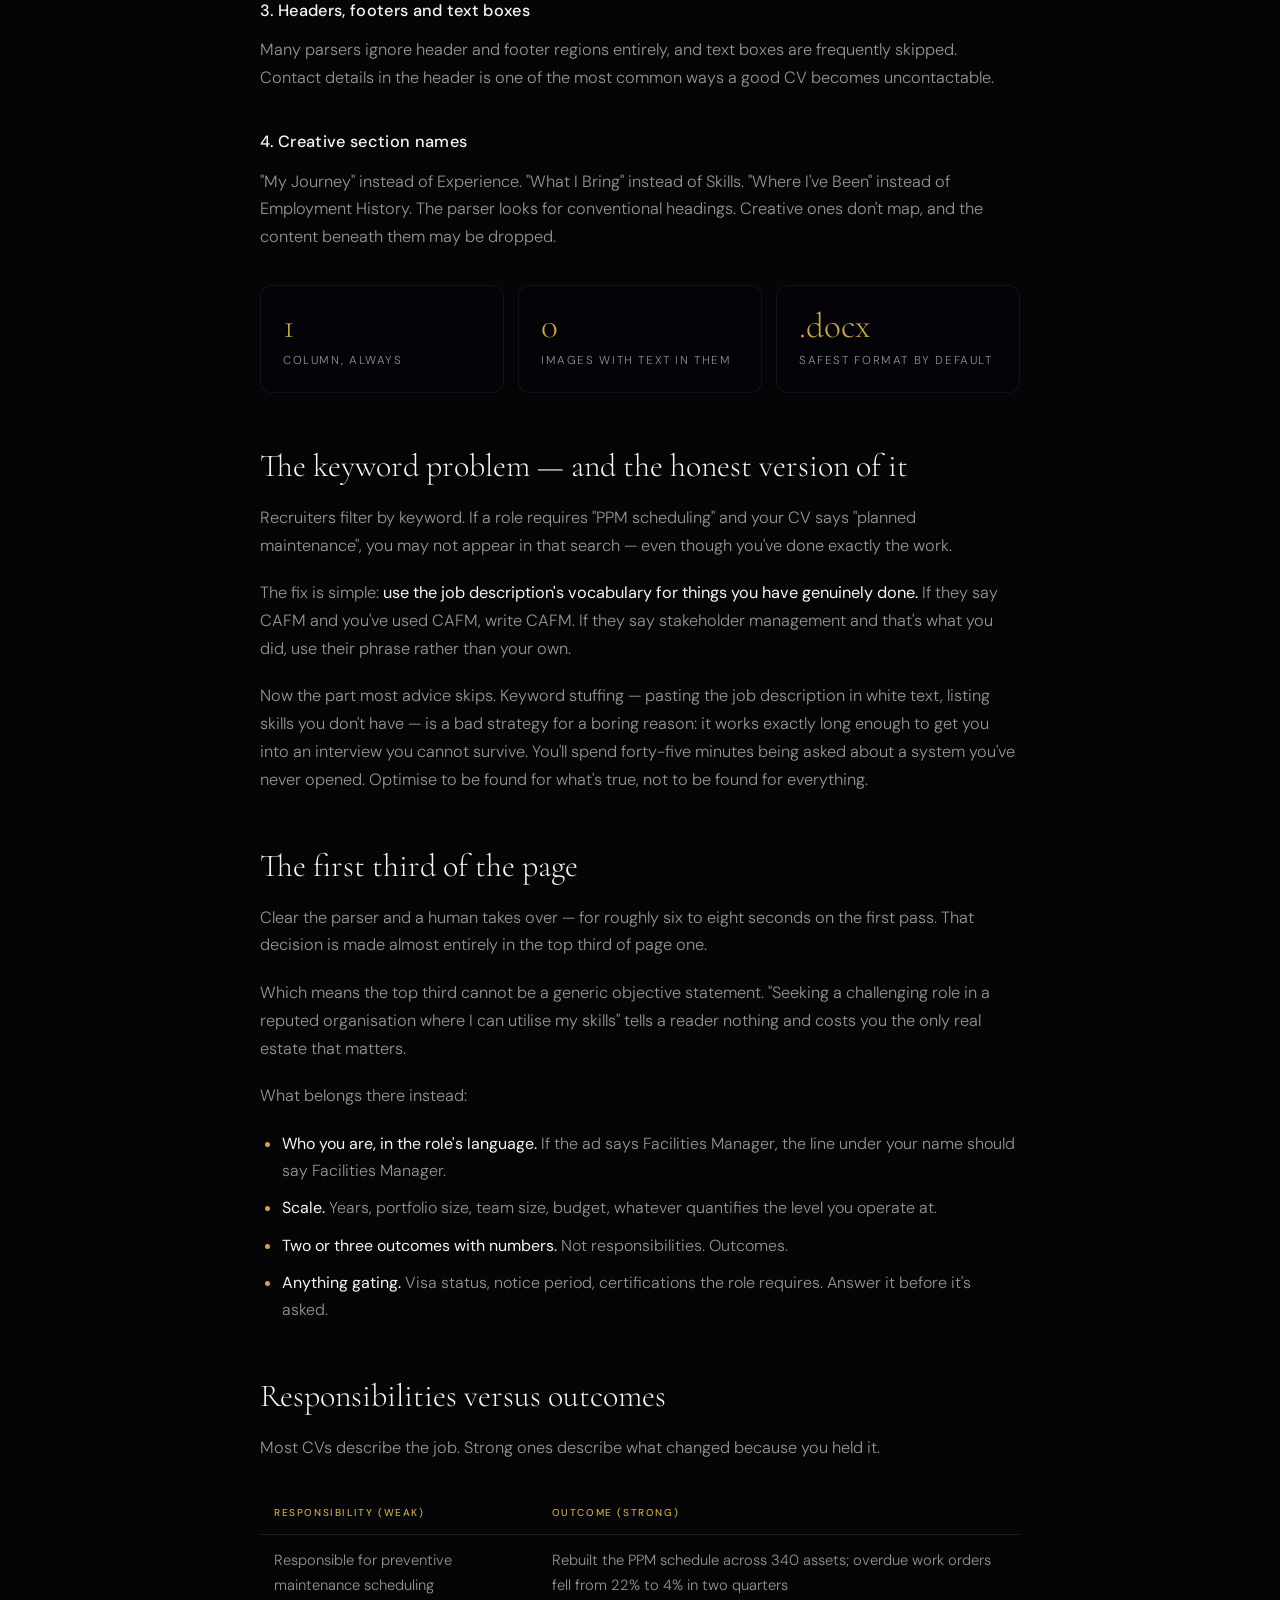
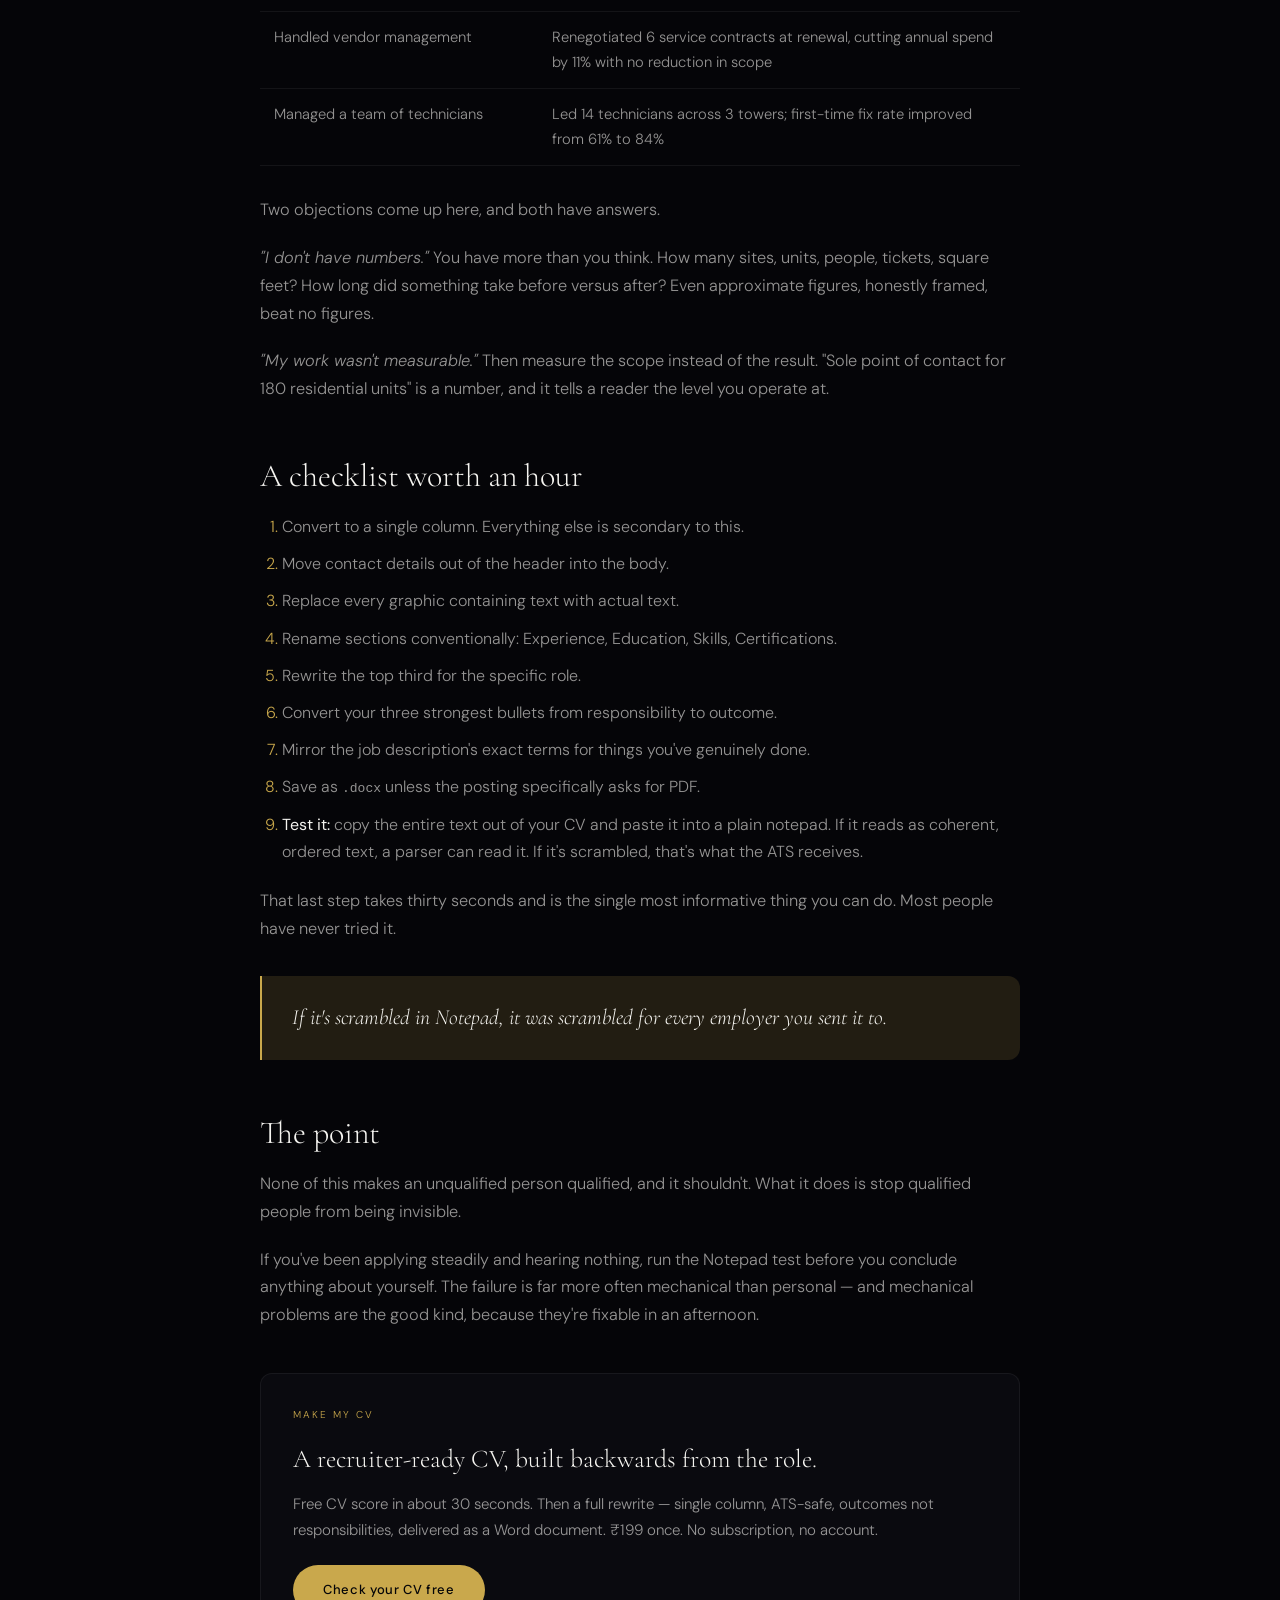
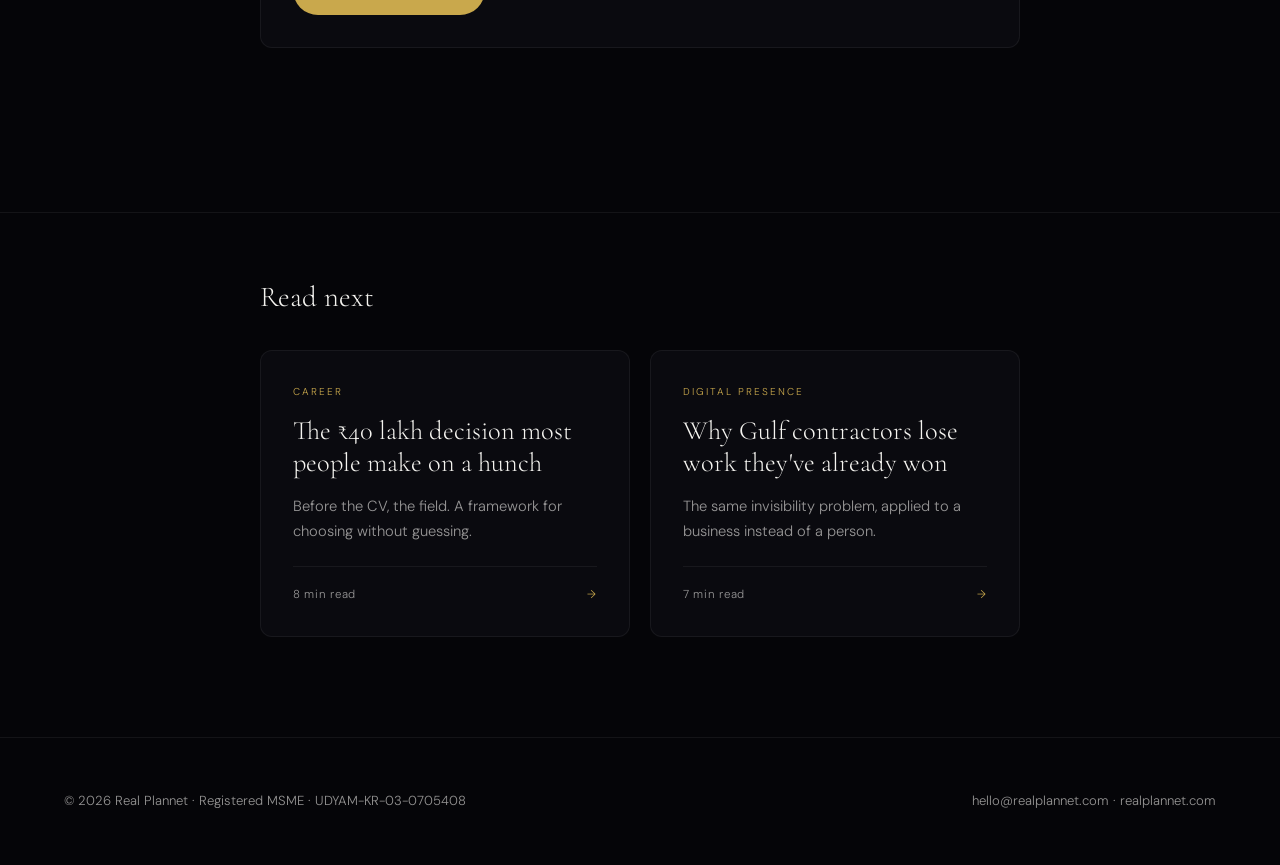
<file: blog/your-cv-is-not-being-read.html>
<!DOCTYPE html>
<html lang="en">
<head>
<meta charset="UTF-8">
<meta name="viewport" content="width=device-width, initial-scale=1.0">
<title>Your CV Isn't Being Rejected. It Isn't Being Read. | Real Plannet</title>
<meta name="description" content="Most applications that go nowhere were never seen by a person. How applicant tracking systems actually filter CVs, why two-column templates break, and what to fix first.">
<link rel="canonical" href="https://realplannet.com/blog/your-cv-is-not-being-read.html">
<meta property="og:type" content="article">
<meta property="og:site_name" content="Real Plannet">
<meta property="og:title" content="Your CV isn't being rejected. It isn't being read.">
<meta property="og:description" content="Forty applications, no replies. The problem is usually mechanical, and it takes an hour to fix.">
<meta property="og:url" content="https://realplannet.com/blog/your-cv-is-not-being-read.html">
<meta property="og:image" content="https://realplannet.com/assets/icon-512.png">
<meta name="twitter:card" content="summary_large_image">
<meta name="twitter:title" content="Your CV isn't being rejected. It isn't being read.">
<meta name="twitter:description" content="The problem is usually mechanical, not personal.">
<meta name="twitter:image" content="https://realplannet.com/assets/icon-512.png">
<link rel="icon" href="/favicon.ico">
<link rel="preconnect" href="https://fonts.googleapis.com">
<link rel="preconnect" href="https://fonts.gstatic.com" crossorigin>
<link href="https://fonts.googleapis.com/css2?family=Cormorant+Garamond:ital,wght@0,300;0,400;0,600;1,300;1,400&family=DM+Sans:wght@300;400;500&display=swap" rel="stylesheet">
<link rel="stylesheet" href="/blog/blog.css">
</head>
<body>

<nav class="nav">
  <div class="wrap">
    <a href="/" class="brand">Real <span class="g">P</span>lannet<small>Architects of Simplified Digital Solutions</small></a>
    <div class="nav-links">
      <a href="/#solutions">Solutions</a>
      <a href="/work.html">Our Work</a>
      <a href="/blog/" class="active">Blog</a>
      <a href="/#about">About</a>
    </div>
  </div>
</nav>

<article class="article">
  <div class="wrap-narrow">
    <div class="article-head">
      <span class="eyebrow">CVs</span>
      <h1>Your CV isn't being rejected. It isn't being read.</h1>
      <div class="article-meta">
        <span>14 August 2026</span><span>·</span><span>7 min read</span><span>·</span><span>India &amp; GCC</span>
      </div>
    </div>

    <div class="article-body">

      <p>Forty applications. Two acknowledgements, both automated. No interviews.</p>

      <p>At that point almost everyone reaches the same conclusion: <em>I'm not good enough for these roles.</em> It's a miserable place to be and it's usually wrong.</p>

      <p>Most applications that go nowhere never reached a person. They were filtered by software, for reasons that have nothing to do with whether you could do the job. That's a formatting problem being experienced as a self-worth problem — and the two feel identical from the inside.</p>

      <div class="pull">You are not competing against other candidates yet. You're competing against a parser.</div>

      <h2>What actually happens when you hit submit</h2>

      <p>Your file lands in an applicant tracking system. Before any human is involved, the ATS attempts to convert your document into structured data — name, contact, employers, dates, titles, skills, education.</p>

      <p>It reads top to bottom, left to right, and it expects a fairly conventional shape. When it can't confidently map a section, it doesn't flag it for review. It stores whatever it managed to extract and moves on.</p>

      <p>A recruiter then filters that structured data. If your five years of relevant experience got mangled into an unreadable blob, you are not in the filtered set. Nobody rejected you. You simply weren't there.</p>

      <h2>The four things that break it</h2>

      <h3>1. Two-column layouts</h3>
      <p>This is the big one, and it's painful because those templates look the most professional.</p>
      <p>A parser reading left to right across a two-column page can interleave the columns — your sidebar skills list threaded into the middle of your job descriptions. The result is text that means nothing. The visual design that made it attractive to a human is precisely what destroyed it for the machine.</p>

      <h3>2. Text inside graphics</h3>
      <p>Skill ratings as bar charts. Your name inside a logo. A header saved as an image. Icons replacing the words "phone" and "email". To a parser, an image contains nothing. If your contact details are in a graphic, you may be unreachable even after passing every other filter.</p>

      <h3>3. Headers, footers and text boxes</h3>
      <p>Many parsers ignore header and footer regions entirely, and text boxes are frequently skipped. Contact details in the header is one of the most common ways a good CV becomes uncontactable.</p>

      <h3>4. Creative section names</h3>
      <p>"My Journey" instead of Experience. "What I Bring" instead of Skills. "Where I've Been" instead of Employment History. The parser looks for conventional headings. Creative ones don't map, and the content beneath them may be dropped.</p>

      <div class="kpi">
        <div class="kpi-cell"><b>1</b><span>Column, always</span></div>
        <div class="kpi-cell"><b>0</b><span>Images with text in them</span></div>
        <div class="kpi-cell"><b>.docx</b><span>Safest format by default</span></div>
      </div>

      <h2>The keyword problem — and the honest version of it</h2>

      <p>Recruiters filter by keyword. If a role requires "PPM scheduling" and your CV says "planned maintenance", you may not appear in that search — even though you've done exactly the work.</p>

      <p>The fix is simple: <strong>use the job description's vocabulary for things you have genuinely done.</strong> If they say CAFM and you've used CAFM, write CAFM. If they say stakeholder management and that's what you did, use their phrase rather than your own.</p>

      <p>Now the part most advice skips. Keyword stuffing — pasting the job description in white text, listing skills you don't have — is a bad strategy for a boring reason: it works exactly long enough to get you into an interview you cannot survive. You'll spend forty-five minutes being asked about a system you've never opened. Optimise to be found for what's true, not to be found for everything.</p>

      <h2>The first third of the page</h2>

      <p>Clear the parser and a human takes over — for roughly six to eight seconds on the first pass. That decision is made almost entirely in the top third of page one.</p>

      <p>Which means the top third cannot be a generic objective statement. "Seeking a challenging role in a reputed organisation where I can utilise my skills" tells a reader nothing and costs you the only real estate that matters.</p>

      <p>What belongs there instead:</p>

      <ul>
        <li><strong>Who you are, in the role's language.</strong> If the ad says Facilities Manager, the line under your name should say Facilities Manager.</li>
        <li><strong>Scale.</strong> Years, portfolio size, team size, budget, whatever quantifies the level you operate at.</li>
        <li><strong>Two or three outcomes with numbers.</strong> Not responsibilities. Outcomes.</li>
        <li><strong>Anything gating.</strong> Visa status, notice period, certifications the role requires. Answer it before it's asked.</li>
      </ul>

      <h2>Responsibilities versus outcomes</h2>

      <p>Most CVs describe the job. Strong ones describe what changed because you held it.</p>

      <table>
        <tr><th>Responsibility (weak)</th><th>Outcome (strong)</th></tr>
        <tr><td>Responsible for preventive maintenance scheduling</td><td>Rebuilt the PPM schedule across 340 assets; overdue work orders fell from 22% to 4% in two quarters</td></tr>
        <tr><td>Handled vendor management</td><td>Renegotiated 6 service contracts at renewal, cutting annual spend by 11% with no reduction in scope</td></tr>
        <tr><td>Managed a team of technicians</td><td>Led 14 technicians across 3 towers; first-time fix rate improved from 61% to 84%</td></tr>
      </table>

      <p>Two objections come up here, and both have answers.</p>

      <p><em>"I don't have numbers."</em> You have more than you think. How many sites, units, people, tickets, square feet? How long did something take before versus after? Even approximate figures, honestly framed, beat no figures.</p>

      <p><em>"My work wasn't measurable."</em> Then measure the scope instead of the result. "Sole point of contact for 180 residential units" is a number, and it tells a reader the level you operate at.</p>

      <h2>A checklist worth an hour</h2>

      <ol>
        <li>Convert to a single column. Everything else is secondary to this.</li>
        <li>Move contact details out of the header into the body.</li>
        <li>Replace every graphic containing text with actual text.</li>
        <li>Rename sections conventionally: Experience, Education, Skills, Certifications.</li>
        <li>Rewrite the top third for the specific role.</li>
        <li>Convert your three strongest bullets from responsibility to outcome.</li>
        <li>Mirror the job description's exact terms for things you've genuinely done.</li>
        <li>Save as <code>.docx</code> unless the posting specifically asks for PDF.</li>
        <li><strong>Test it:</strong> copy the entire text out of your CV and paste it into a plain notepad. If it reads as coherent, ordered text, a parser can read it. If it's scrambled, that's what the ATS receives.</li>
      </ol>

      <p>That last step takes thirty seconds and is the single most informative thing you can do. Most people have never tried it.</p>

      <div class="pull">If it's scrambled in Notepad, it was scrambled for every employer you sent it to.</div>

      <h2>The point</h2>

      <p>None of this makes an unqualified person qualified, and it shouldn't. What it does is stop qualified people from being invisible.</p>

      <p>If you've been applying steadily and hearing nothing, run the Notepad test before you conclude anything about yourself. The failure is far more often mechanical than personal — and mechanical problems are the good kind, because they're fixable in an afternoon.</p>

      <div class="product-cta">
        <span class="eyebrow">Make My CV</span>
        <h4>A recruiter-ready CV, built backwards from the role.</h4>
        <p>Free CV score in about 30 seconds. Then a full rewrite — single column, ATS-safe, outcomes not responsibilities, delivered as a Word document. ₹199 once. No subscription, no account.</p>
        <a class="btn" href="https://makemycv.realplannet.com">Check your CV free</a>
      </div>

    </div>
  </div>
</article>

<section class="related">
  <div class="wrap-narrow">
    <h3>Read next</h3>
    <div class="related-grid">
      <a class="card" href="/blog/choosing-a-degree-without-guessing.html">
        <span class="card-tag">Career</span>
        <h2>The ₹40 lakh decision most people make on a hunch</h2>
        <p>Before the CV, the field. A framework for choosing without guessing.</p>
        <div class="card-meta"><span>8 min read</span><span class="card-arrow">→</span></div>
      </a>
      <a class="card" href="/blog/gulf-contractors-lose-work-online.html">
        <span class="card-tag">Digital Presence</span>
        <h2>Why Gulf contractors lose work they've already won</h2>
        <p>The same invisibility problem, applied to a business instead of a person.</p>
        <div class="card-meta"><span>7 min read</span><span class="card-arrow">→</span></div>
      </a>
    </div>
  </div>
</section>

<footer>
  <div class="wrap">
    <span>© 2026 Real Plannet · Registered MSME · UDYAM-KR-03-0705408</span>
    <span><a href="mailto:hello@realplannet.com">hello@realplannet.com</a> · <a href="/">realplannet.com</a></span>
  </div>
</footer>

<script type="application/ld+json">
{
  "@context":"https://schema.org",
  "@type":"BlogPosting",
  "headline":"Your CV isn't being rejected. It isn't being read.",
  "description":"Most applications that go nowhere were never seen by a person. How applicant tracking systems filter CVs, why two-column templates break, and a nine-point checklist to fix it.",
  "image":"https://realplannet.com/assets/icon-512.png",
  "datePublished":"2026-08-14",
  "dateModified":"2026-08-14",
  "inLanguage":"en",
  "wordCount":1220,
  "mainEntityOfPage":{"@type":"WebPage","@id":"https://realplannet.com/blog/your-cv-is-not-being-read.html"},
  "author":{"@type":"Organization","name":"Real Plannet","url":"https://realplannet.com/"},
  "publisher":{
    "@type":"Organization",
    "@id":"https://realplannet.com/#organization",
    "name":"Real Plannet",
    "logo":{"@type":"ImageObject","url":"https://realplannet.com/assets/icon-512.png"}
  },
  "isPartOf":{"@id":"https://realplannet.com/blog/#blog"},
  "about":["CV writing","Applicant tracking systems","Job search","Resume formatting","Recruitment"],
  "mentions":[{"@type":"SoftwareApplication","name":"Make My CV","url":"https://makemycv.realplannet.com"}]
}
</script>

</body>
</html>
</file>
<file: blog/blog.css>
/* ============================================================
   REAL PLANNET — BLOG STYLESHEET
   Built to Brand Guidelines v1.0 (2026)

   Shared by every page in /blog/. Add a new post by copying
   _TEMPLATE.html — never redefine styles inside a post.

   Brand rules encoded here:
     01 Palette   — #050508 / #0a0a0f / #080d1a / #c9a84c / #f5f4f0
     02 Type      — Cormorant Garamond (display) + DM Sans (body)
     03 Logo      — gold "P" in "Plannet" only, never the whole word
     04 Buttons   — 100px pill, DM Sans 500 13px, 0.05em, 14px 30px
                    gold filled = primary (one per section)
                    gold ghost  = secondary
     05 Voice     — direct, specific, no hollow agency speak
   ============================================================ */

:root{
  --black:#050508;
  --deep:#0a0a0f;
  --navy:#080d1a;
  --gold:#c9a84c;
  --gold-light:#e8c97a;
  --gold-dim:rgba(201,168,76,0.15);
  --white:#f5f4f0;
  --white-dim:rgba(245,244,240,0.6);
  --white-faint:rgba(245,244,240,0.06);
  --font-display:'Cormorant Garamond', serif;
  --font-body:'DM Sans', sans-serif;
  --radius-card:12px;
  --radius-pill:100px;
}

*{margin:0;padding:0;box-sizing:border-box}
html{scroll-behavior:smooth}
body{
  background:var(--black);
  color:var(--white);
  font-family:var(--font-body);
  font-weight:300;
  line-height:1.7;
  -webkit-font-smoothing:antialiased;
  overflow-x:hidden;
}
a{color:inherit;text-decoration:none}
img{max-width:100%;display:block}
.wrap{width:min(1180px,90vw);margin:0 auto}
.wrap-narrow{width:min(760px,90vw);margin:0 auto}

/* ---------- nav ---------- */
.nav{
  position:fixed;top:0;left:0;right:0;z-index:100;
  padding:22px 0;background:rgba(5,5,8,0.72);
  backdrop-filter:blur(18px);border-bottom:1px solid var(--white-faint);
}
.nav .wrap{display:flex;align-items:center;justify-content:space-between;gap:24px}
/* Brand guide 03 — gold P only */
.brand{font-family:var(--font-display);font-size:1.45rem;font-weight:400;letter-spacing:.05em}
.brand .g{color:var(--gold)}
.brand small{
  display:block;font-family:var(--font-body);font-size:.58rem;
  letter-spacing:.28em;text-transform:uppercase;color:var(--white-dim);margin-top:2px
}
.nav-links{display:flex;gap:34px;font-size:.82rem;letter-spacing:.08em;text-transform:uppercase}
.nav-links a{color:var(--white-dim);transition:color .3s}
.nav-links a:hover,.nav-links a.active{color:var(--gold)}
@media(max-width:820px){.nav-links{display:none}}

/* ---------- shared: section label (brand guide 02) ---------- */
.eyebrow{
  display:block;font-size:10px;letter-spacing:.2em;
  text-transform:uppercase;color:var(--gold);margin-bottom:26px
}

/* ---------- blog index hero ---------- */
.hero{padding:190px 0 70px;position:relative;overflow:hidden}
.hero::after{
  content:'';position:absolute;top:-30%;right:-10%;width:60vw;height:60vw;
  background:radial-gradient(circle,var(--gold-dim) 0%,transparent 62%);
  pointer-events:none;
}
h1{
  font-family:var(--font-display);font-weight:300;
  font-size:clamp(2.6rem,6vw,4.4rem);line-height:1.06;letter-spacing:-.01em
}
h1 em{font-style:italic;color:var(--gold)}
.lede{
  max-width:62ch;margin-top:28px;color:var(--white-dim);
  font-size:clamp(1rem,1.5vw,1.13rem)
}

/* ---------- category filter ---------- */
.cats{display:flex;gap:10px;flex-wrap:wrap;margin:44px 0 0}
.cat{
  font-size:.66rem;letter-spacing:.16em;text-transform:uppercase;
  padding:8px 18px;border:1px solid var(--gold-dim);
  border-radius:var(--radius-pill);color:var(--gold-light);
  cursor:pointer;transition:background .3s,border-color .3s;background:transparent
}
.cat:hover{background:rgba(201,168,76,0.15)}
.cat.active{background:var(--gold);color:var(--black);border-color:var(--gold)}

/* ---------- post grid ---------- */
.posts{
  display:grid;grid-template-columns:repeat(auto-fill,minmax(330px,1fr));
  gap:26px;padding:60px 0 110px
}
.card{
  border:1px solid var(--white-faint);border-radius:var(--radius-card);
  background:var(--deep);padding:32px;
  display:flex;flex-direction:column;
  transition:border-color .35s,transform .35s
}
.card:hover{border-color:rgba(201,168,76,0.35);transform:translateY(-3px)}
.card-tag{
  font-size:10px;letter-spacing:.2em;text-transform:uppercase;
  color:var(--gold);margin-bottom:16px
}
.card h2{
  font-family:var(--font-display);font-weight:300;
  font-size:1.65rem;line-height:1.2;margin-bottom:14px
}
.card p{color:var(--white-dim);font-size:.92rem;flex-grow:1}
.card-meta{
  display:flex;gap:14px;margin-top:22px;padding-top:18px;
  border-top:1px solid var(--white-faint);
  font-size:.72rem;color:var(--white-dim);letter-spacing:.06em
}
.card-arrow{margin-left:auto;color:var(--gold)}

/* ---------- article ---------- */
.article{padding:170px 0 40px}
.article-head{border-bottom:1px solid var(--white-faint);padding-bottom:38px;margin-bottom:44px}
.article h1{font-size:clamp(2.1rem,4.6vw,3.4rem);line-height:1.12}
.article-meta{
  display:flex;gap:16px;flex-wrap:wrap;margin-top:24px;
  font-size:.76rem;color:var(--white-dim);letter-spacing:.06em
}
.article-body{padding-bottom:80px}
.article-body h2{
  font-family:var(--font-display);font-weight:300;font-size:2rem;
  line-height:1.2;margin:54px 0 18px
}
.article-body h3{
  font-family:var(--font-body);font-weight:500;font-size:1.02rem;
  letter-spacing:.02em;margin:36px 0 12px;color:var(--white)
}
.article-body p{color:var(--white-dim);margin-bottom:20px;font-size:1.02rem}
.article-body strong{color:var(--white);font-weight:400}
.article-body em{font-style:italic}
.article-body a:not(.btn):not(.visit){
  color:var(--gold);border-bottom:1px solid var(--gold-dim);
  transition:border-color .3s
}
.article-body a:not(.btn):not(.visit):hover{border-color:var(--gold)}
.article-body ul,.article-body ol{margin:0 0 22px 22px;color:var(--white-dim)}
.article-body li{margin-bottom:10px}
.article-body li::marker{color:var(--gold)}

/* pull quote */
.pull{
  border-left:2px solid var(--gold);background:var(--gold-dim);
  border-radius:0 var(--radius-card) var(--radius-card) 0;
  padding:26px 30px;margin:34px 0;
  font-family:var(--font-display);font-style:italic;
  font-size:1.35rem;font-weight:300;line-height:1.45;color:var(--white)
}

/* key-number callout */
.kpi{
  display:grid;grid-template-columns:repeat(auto-fit,minmax(140px,1fr));
  gap:14px;margin:34px 0
}
.kpi-cell{
  background:rgba(5,5,8,0.5);border:1px solid var(--white-faint);
  border-radius:var(--radius-card);padding:22px
}
.kpi-cell b{
  display:block;font-family:var(--font-display);font-size:2.2rem;
  font-weight:300;color:var(--gold);line-height:1
}
.kpi-cell span{
  display:block;margin-top:8px;font-size:.72rem;
  letter-spacing:.14em;text-transform:uppercase;color:var(--white-dim)
}

/* comparison table */
.article-body table{
  width:100%;border-collapse:collapse;margin:30px 0;font-size:.92rem
}
.article-body th{
  text-align:left;padding:13px 14px;border-bottom:1px solid var(--gold-dim);
  font-size:10px;letter-spacing:.16em;text-transform:uppercase;
  color:var(--gold);font-weight:500
}
.article-body td{
  padding:13px 14px;border-bottom:1px solid var(--white-faint);
  color:var(--white-dim);vertical-align:top
}

/* inline product CTA */
.product-cta{
  border:1px solid var(--white-faint);border-radius:var(--radius-card);
  background:var(--deep);padding:32px;margin:44px 0
}
.product-cta .eyebrow{margin-bottom:14px}
.product-cta h4{
  font-family:var(--font-display);font-size:1.6rem;
  font-weight:300;margin-bottom:12px
}
.product-cta p{color:var(--white-dim);font-size:.94rem;margin-bottom:22px}

/* Brand guide 04 — buttons */
.btn{
  display:inline-flex;align-items:center;gap:8px;
  padding:14px 30px;background:var(--gold);color:var(--black);
  font-family:var(--font-body);font-size:13px;font-weight:500;letter-spacing:.05em;
  border-radius:var(--radius-pill);border:none;
  transition:background .3s,box-shadow .3s
}
.btn:hover{background:var(--gold-light);box-shadow:0 0 24px rgba(201,168,76,0.35)}
.visit{
  display:inline-flex;align-items:center;gap:8px;
  padding:13px 30px;background:transparent;
  border:1px solid var(--gold);color:var(--gold);
  font-family:var(--font-body);font-size:13px;font-weight:400;letter-spacing:.05em;
  border-radius:var(--radius-pill);white-space:nowrap;transition:background .3s
}
.visit:hover{background:rgba(201,168,76,0.15)}

/* ---------- related / next ---------- */
.related{border-top:1px solid var(--white-faint);padding:60px 0 100px}
.related h3{
  font-family:var(--font-display);font-size:1.8rem;
  font-weight:300;margin-bottom:28px
}
.related-grid{display:grid;grid-template-columns:repeat(auto-fit,minmax(280px,1fr));gap:20px}

/* ---------- footer ---------- */
footer{
  border-top:1px solid var(--white-faint);padding:52px 0;
  font-size:.82rem;color:var(--white-dim)
}
footer .wrap{display:flex;justify-content:space-between;gap:24px;flex-wrap:wrap;align-items:center}
footer a:hover{color:var(--gold)}
</file>
